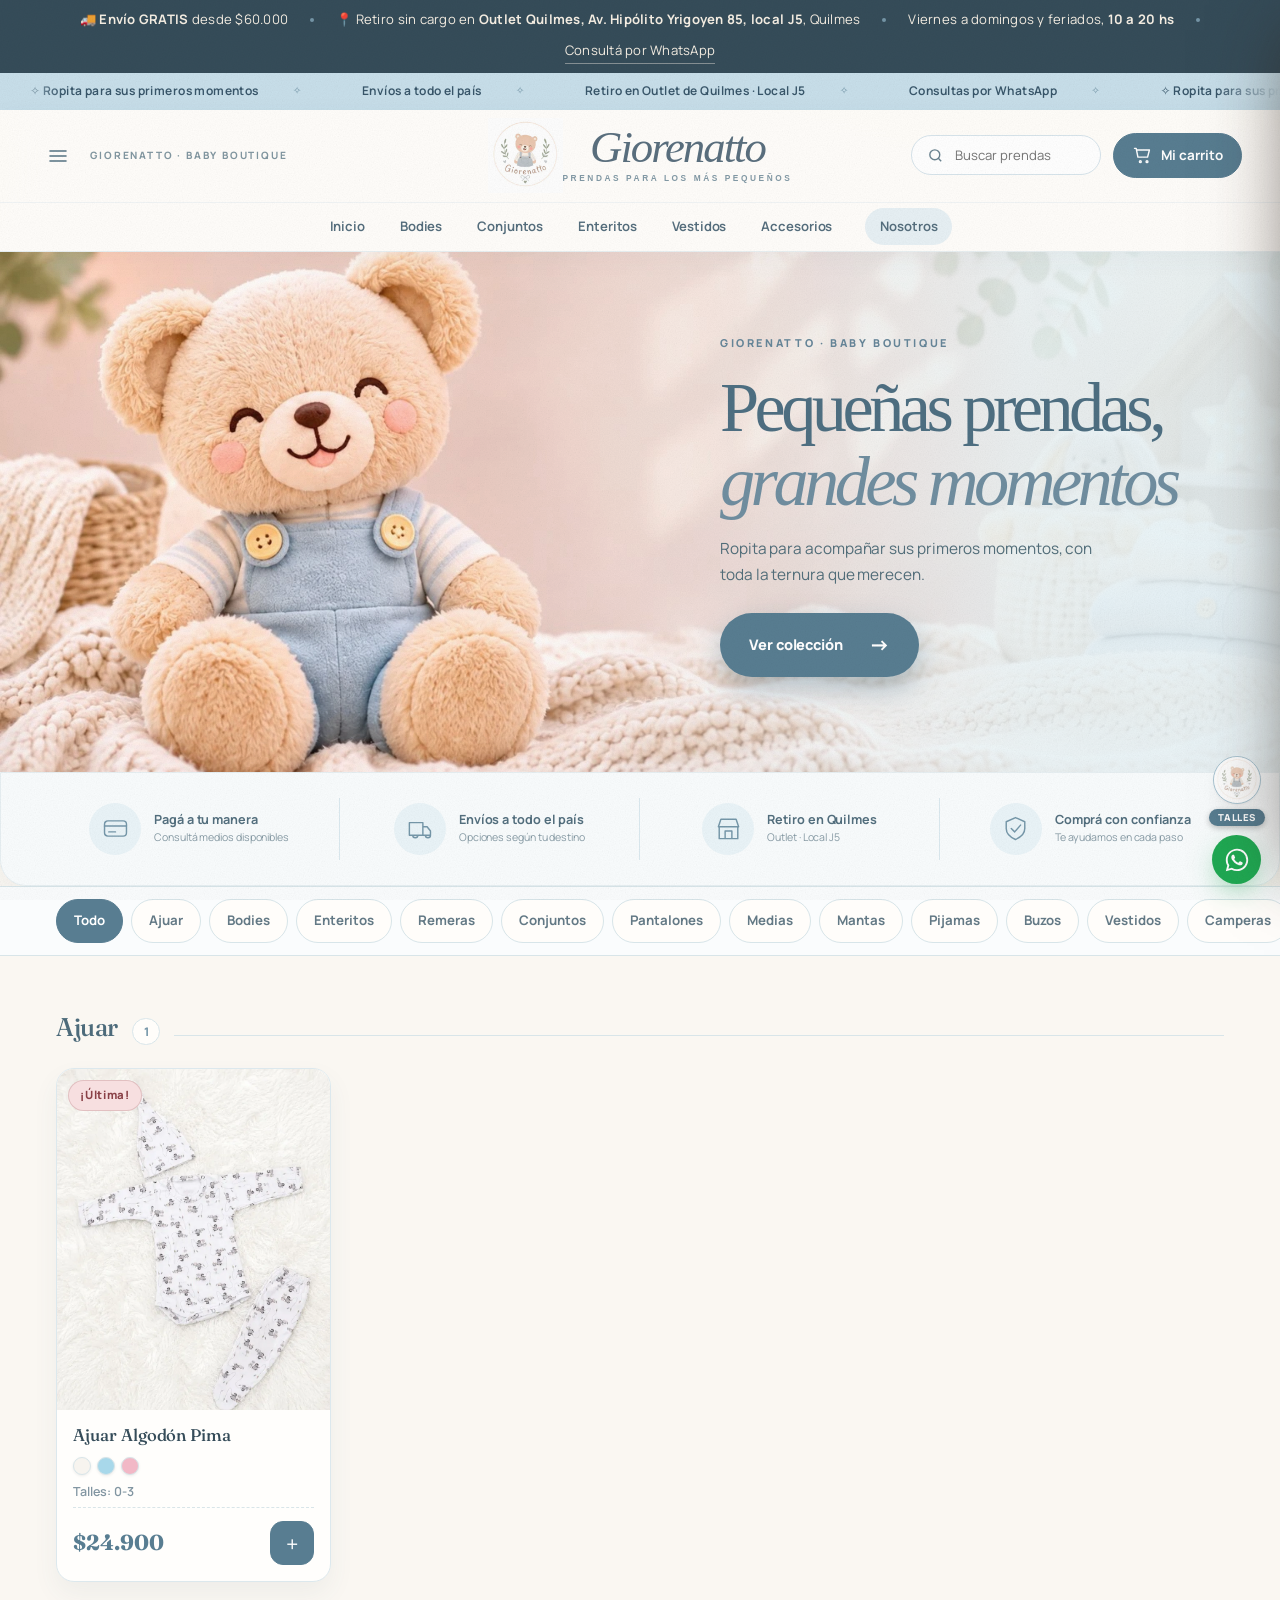
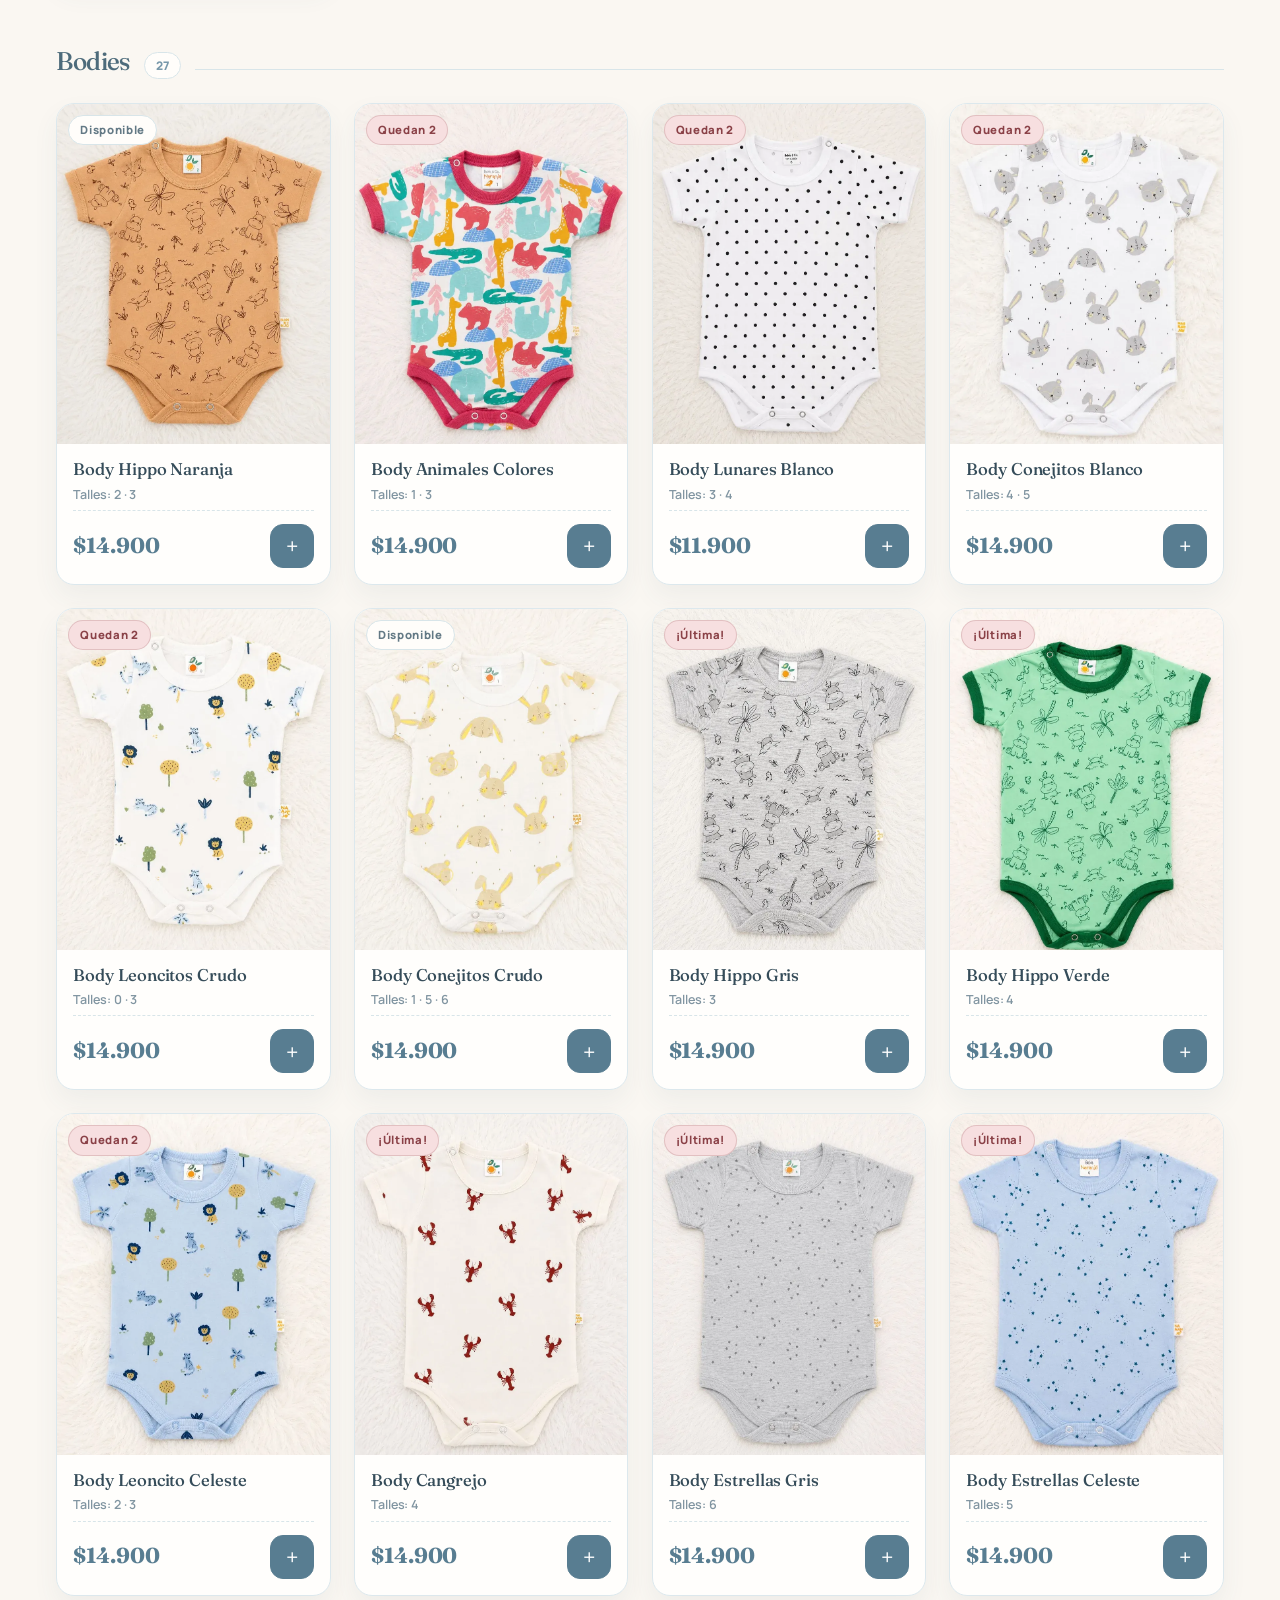
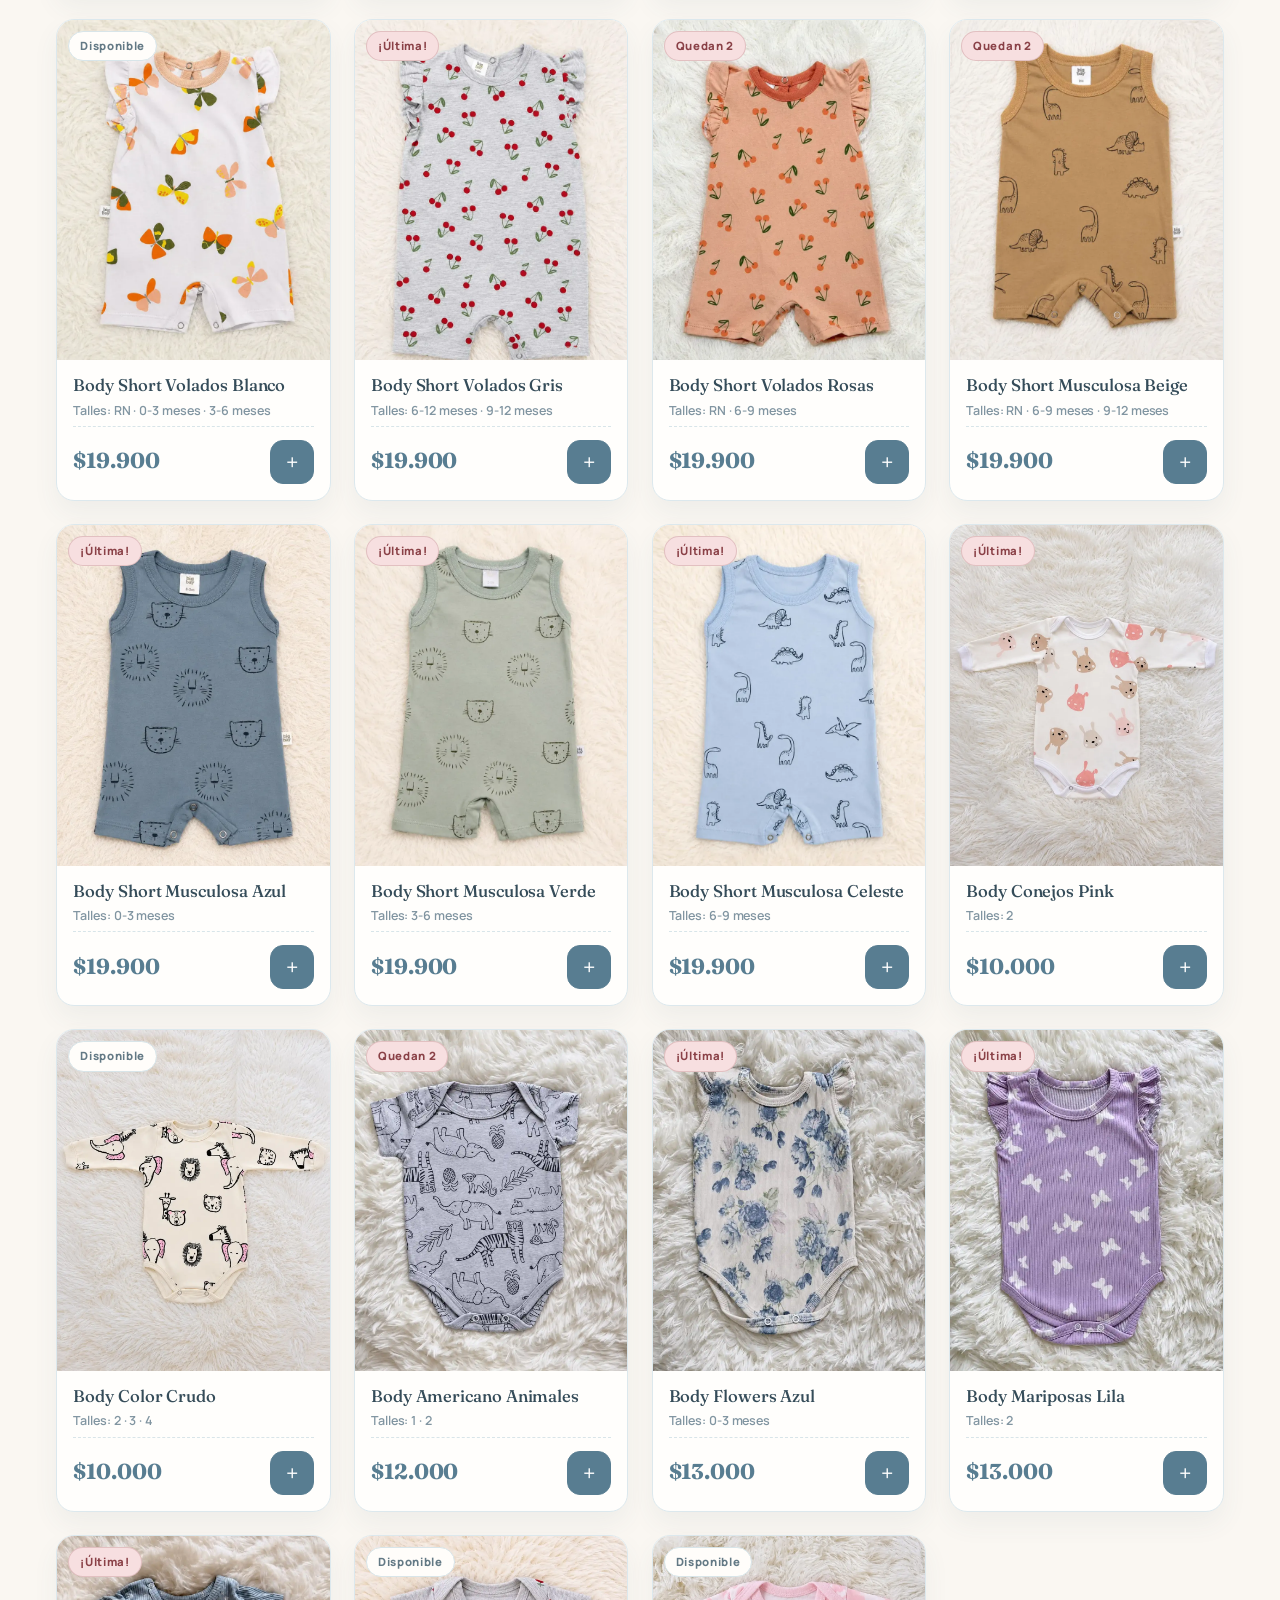
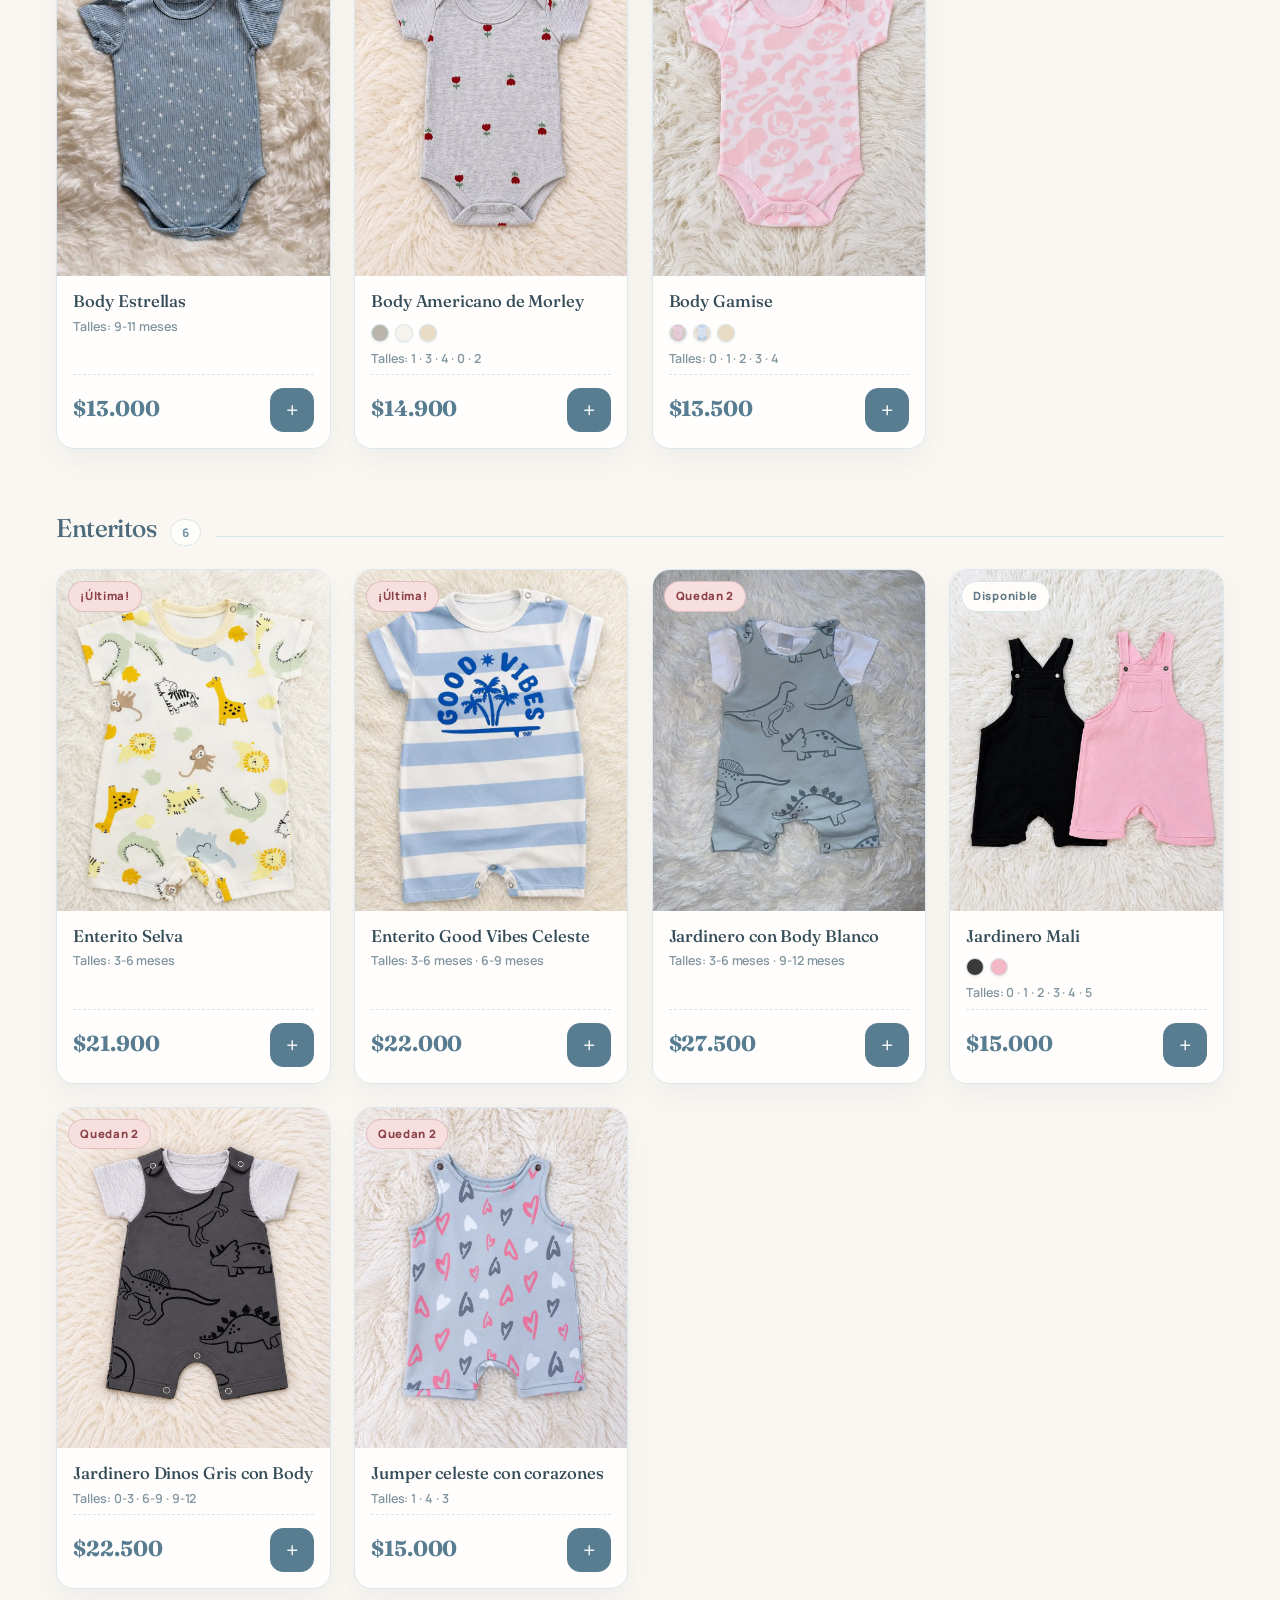
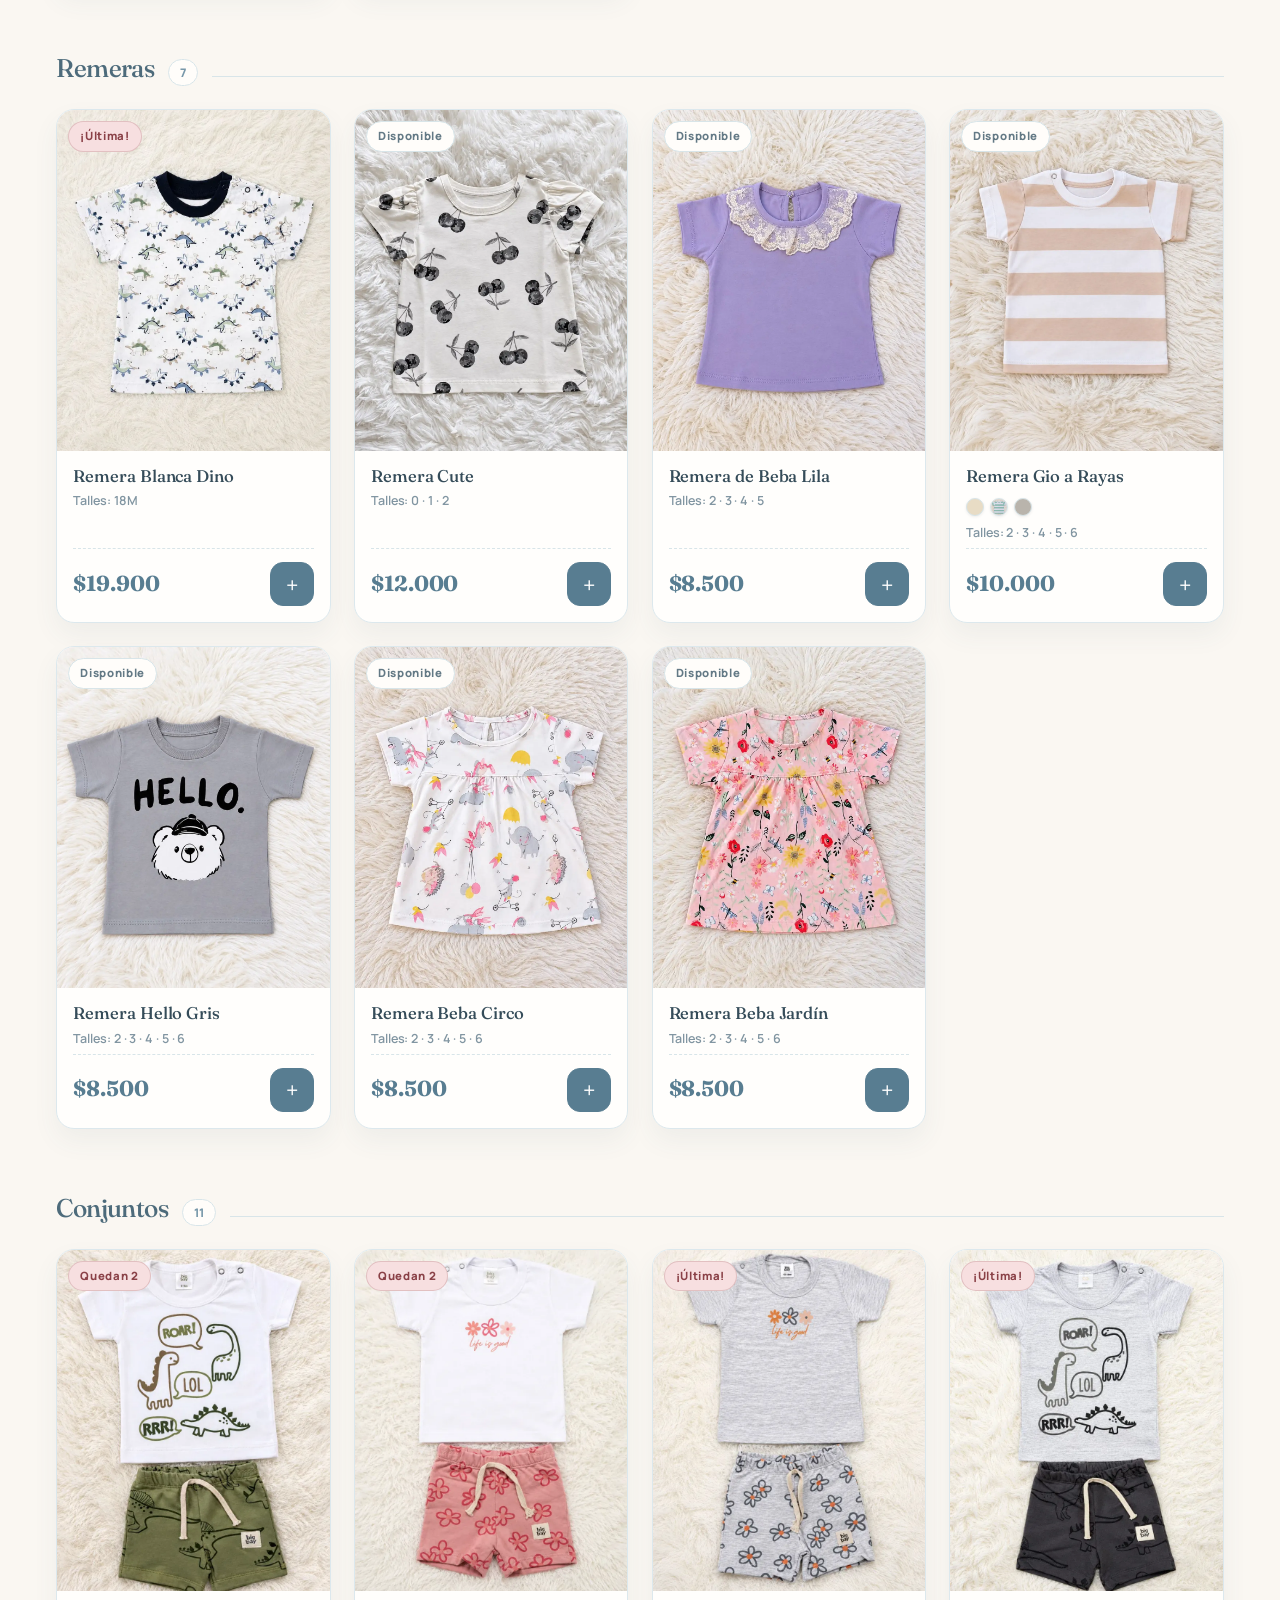
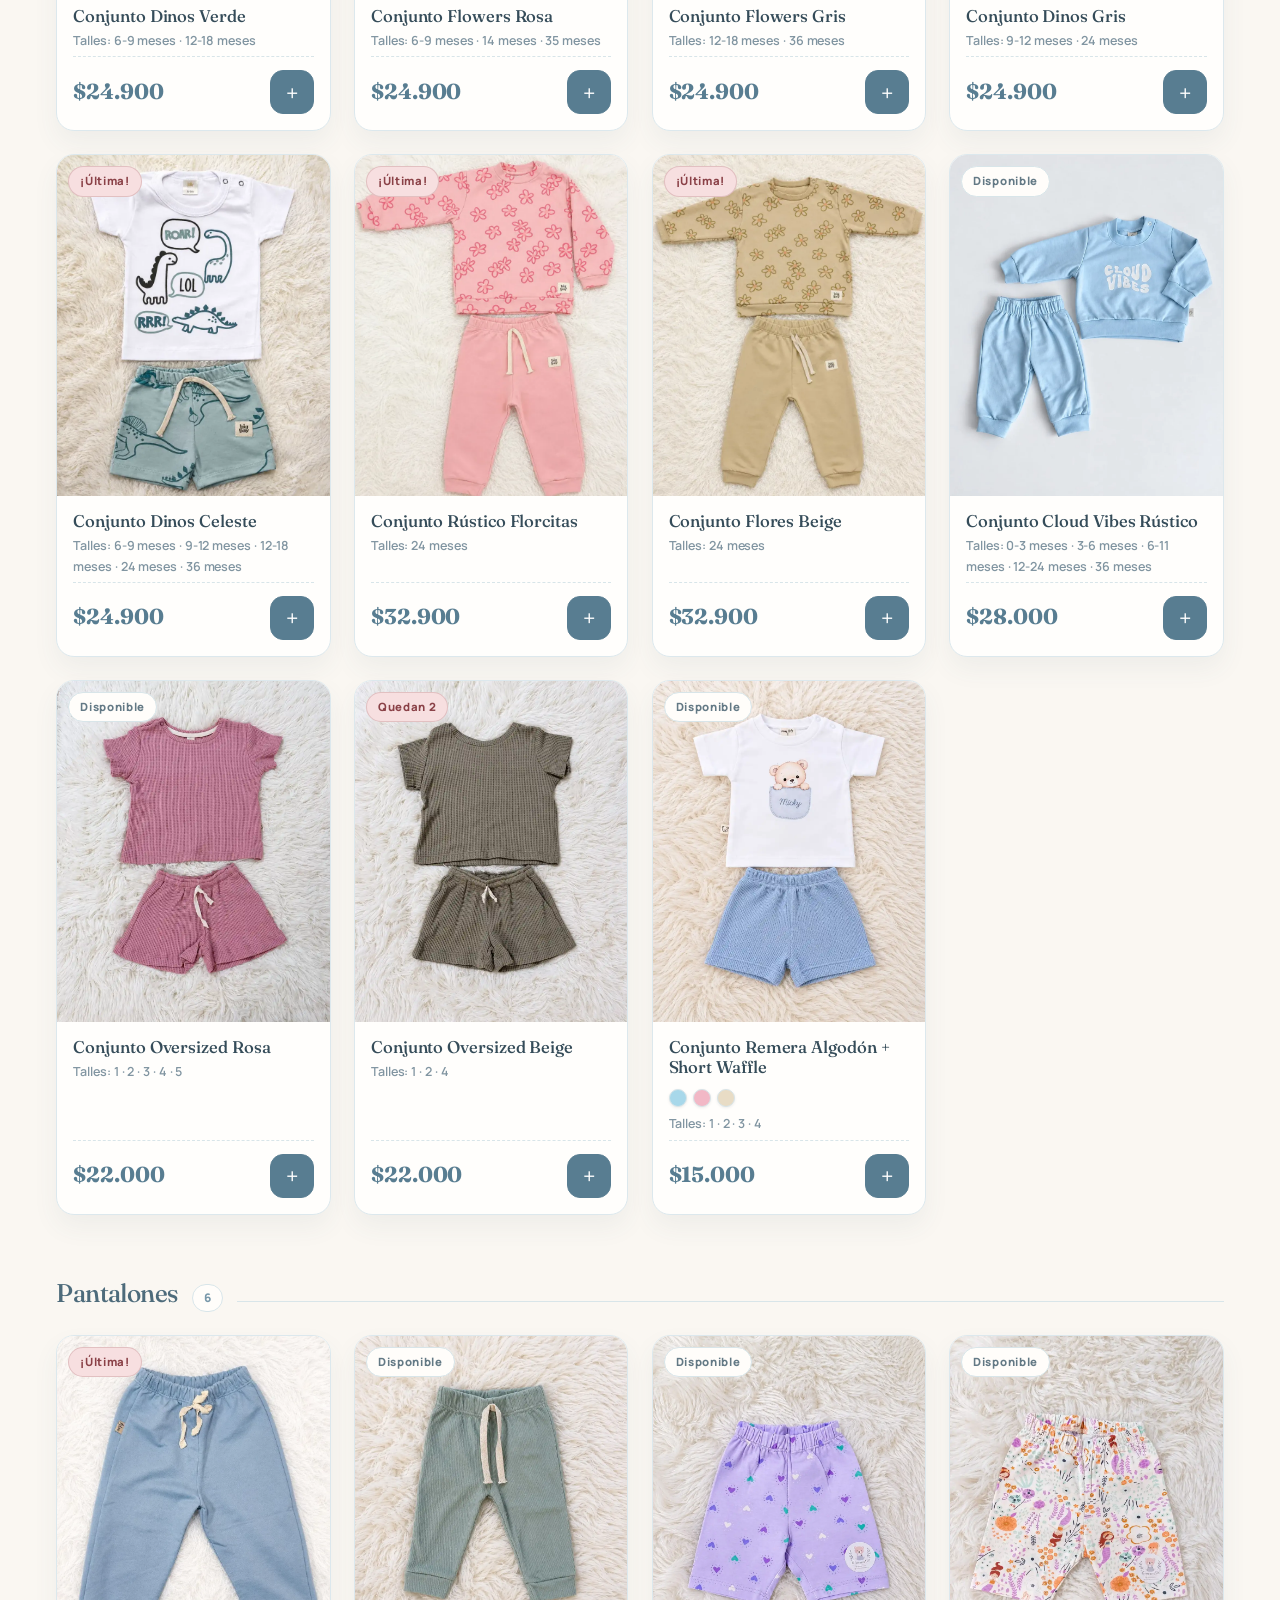
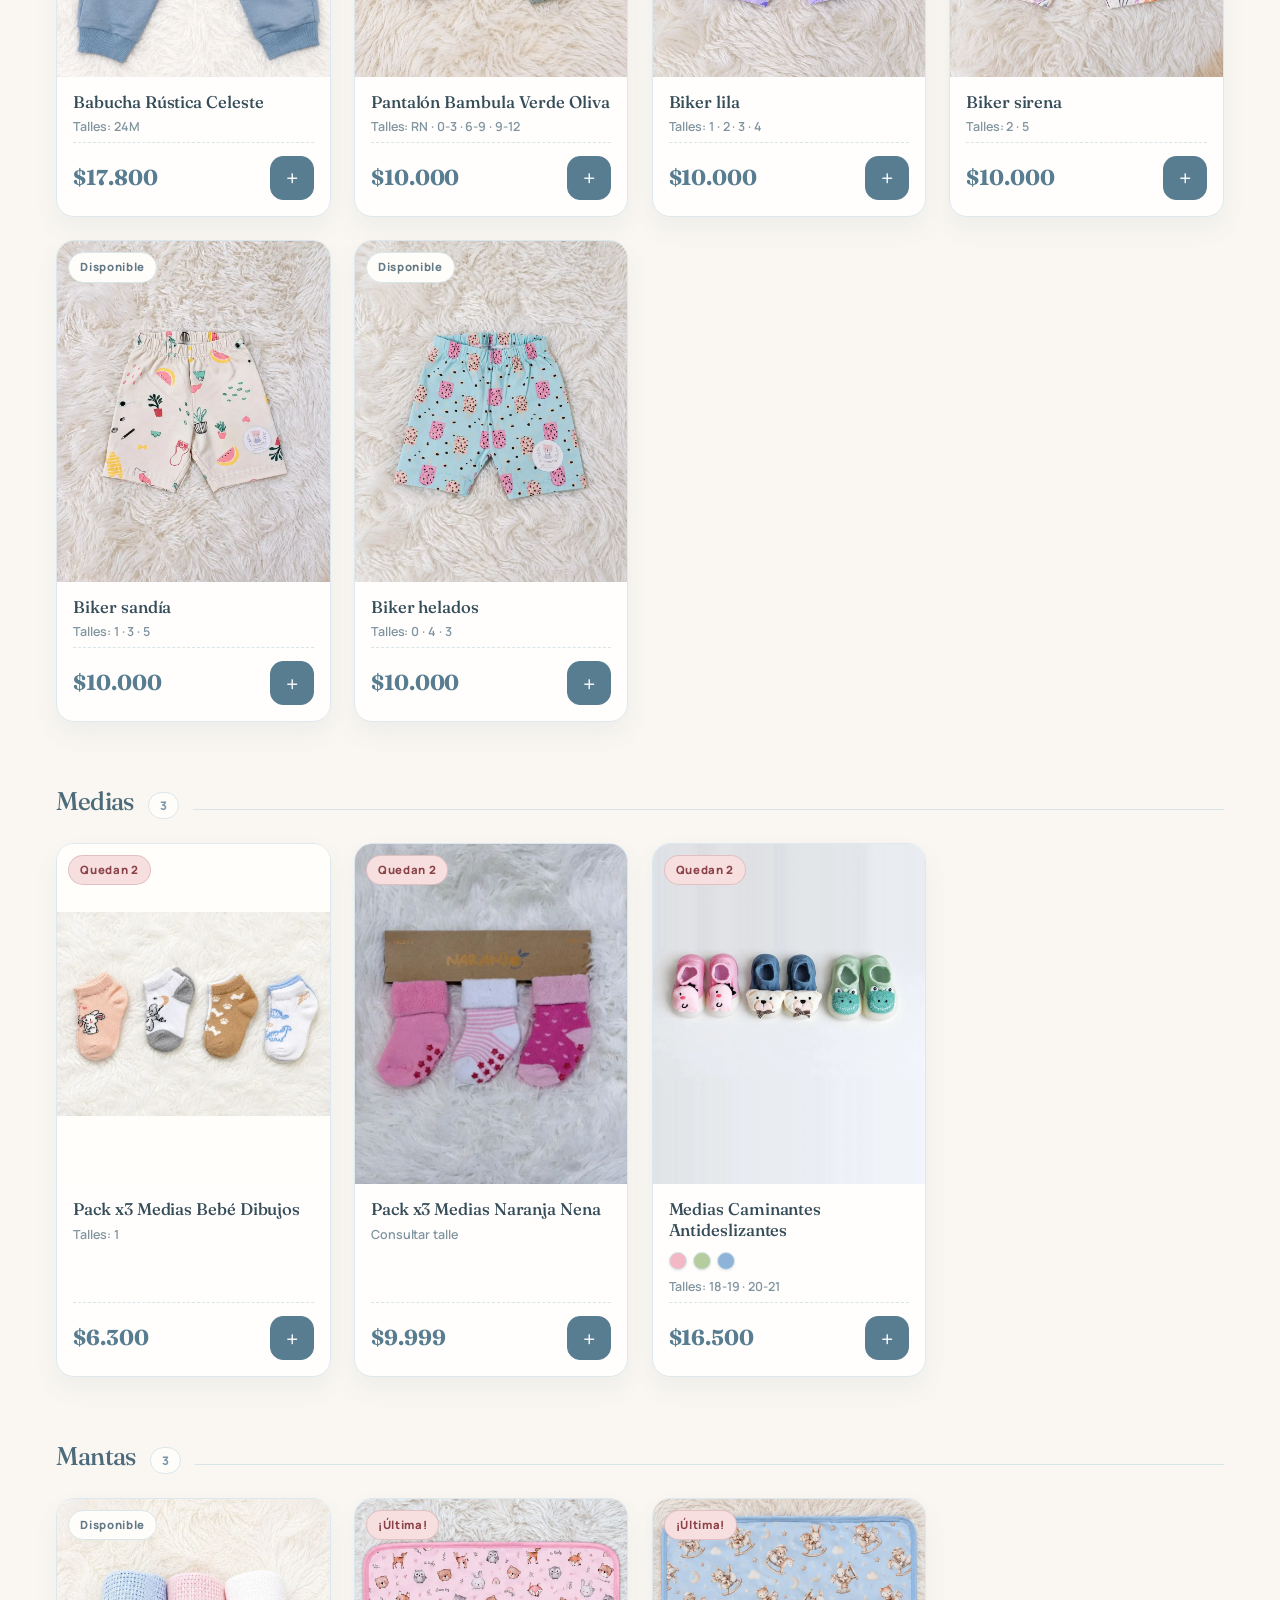
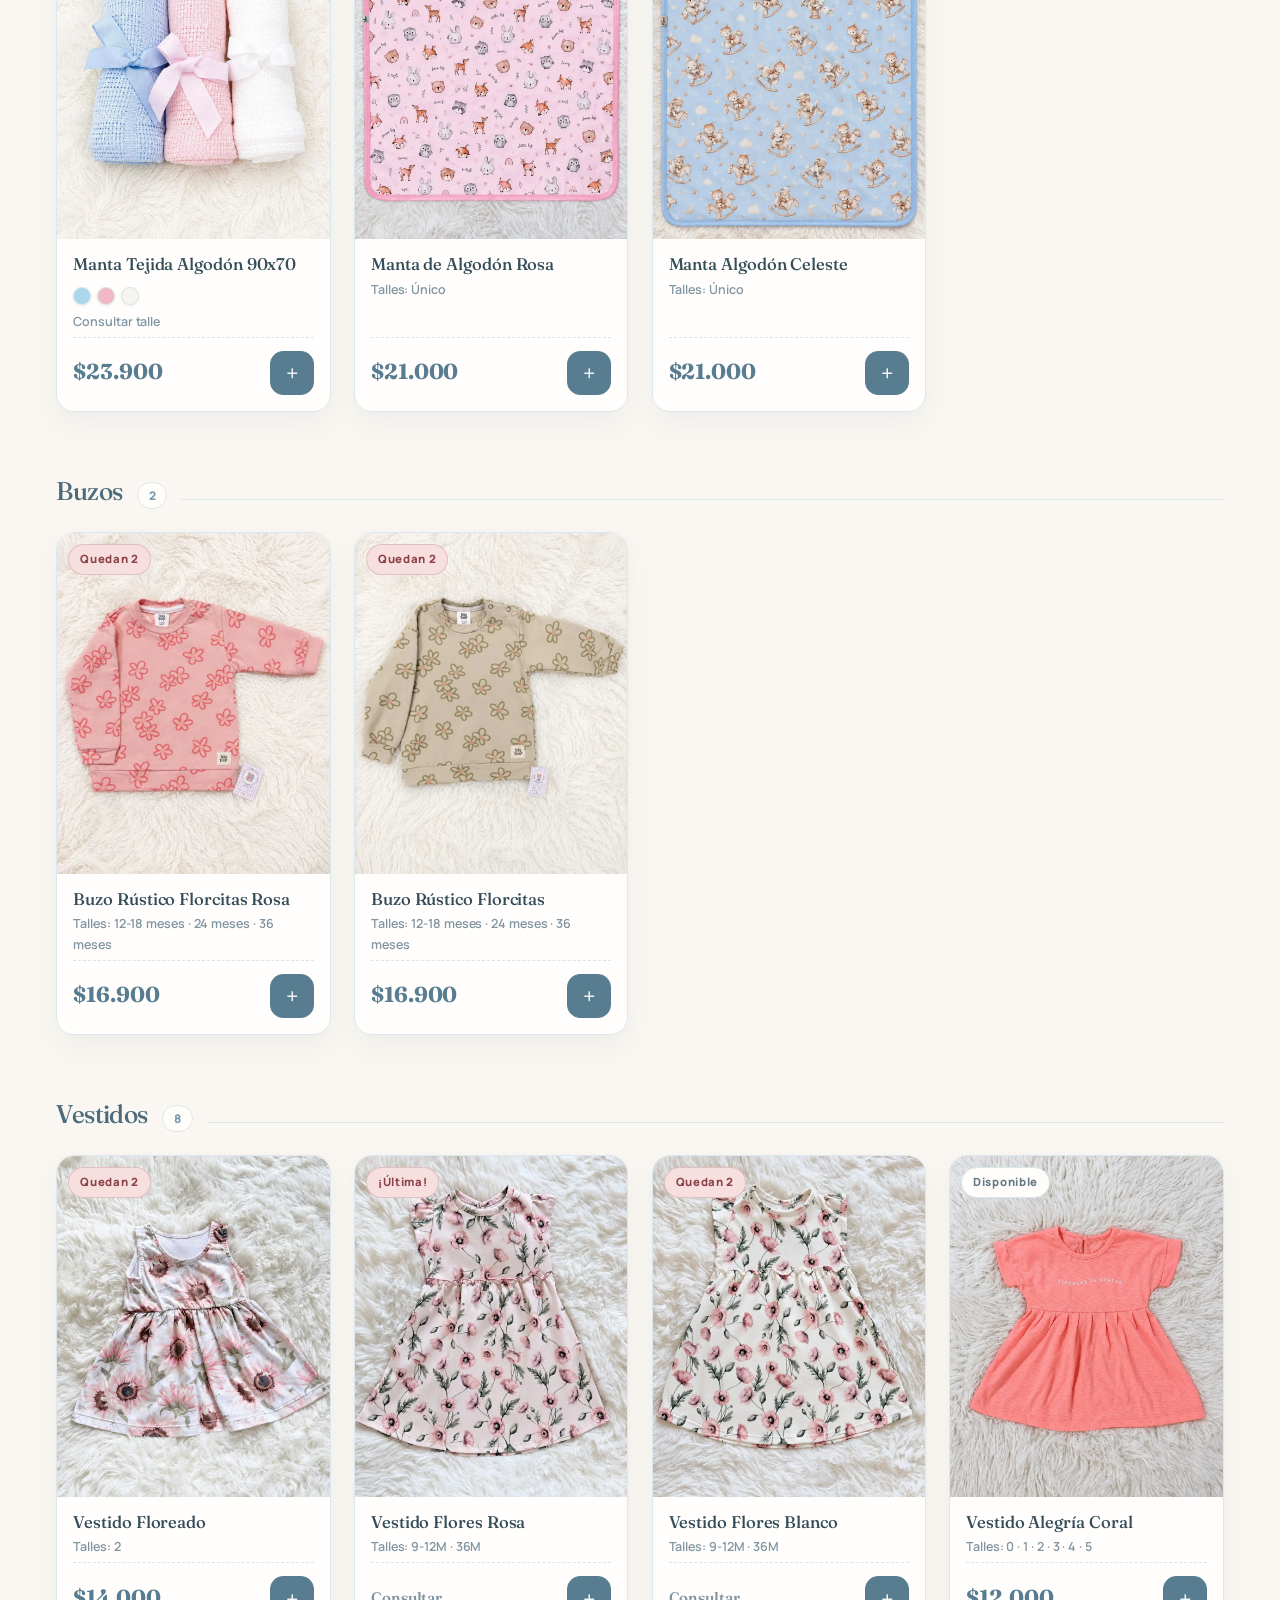
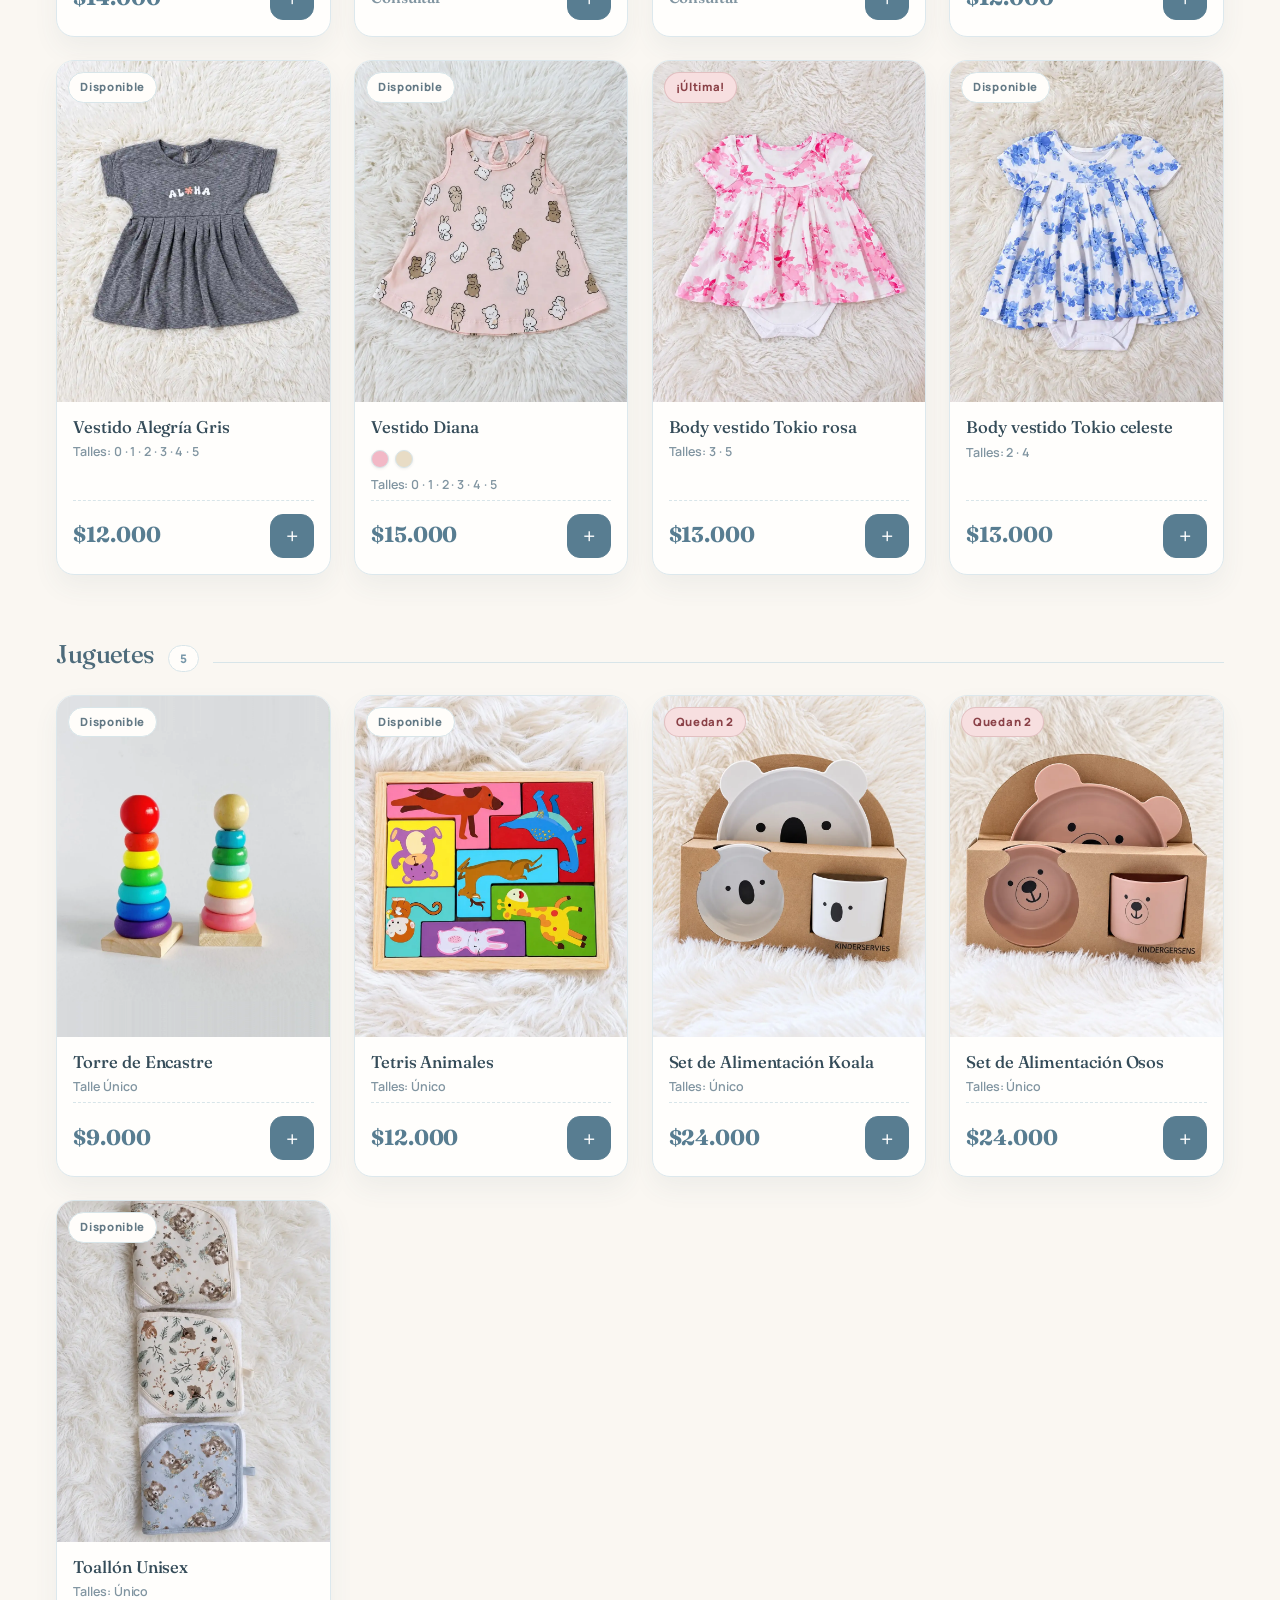
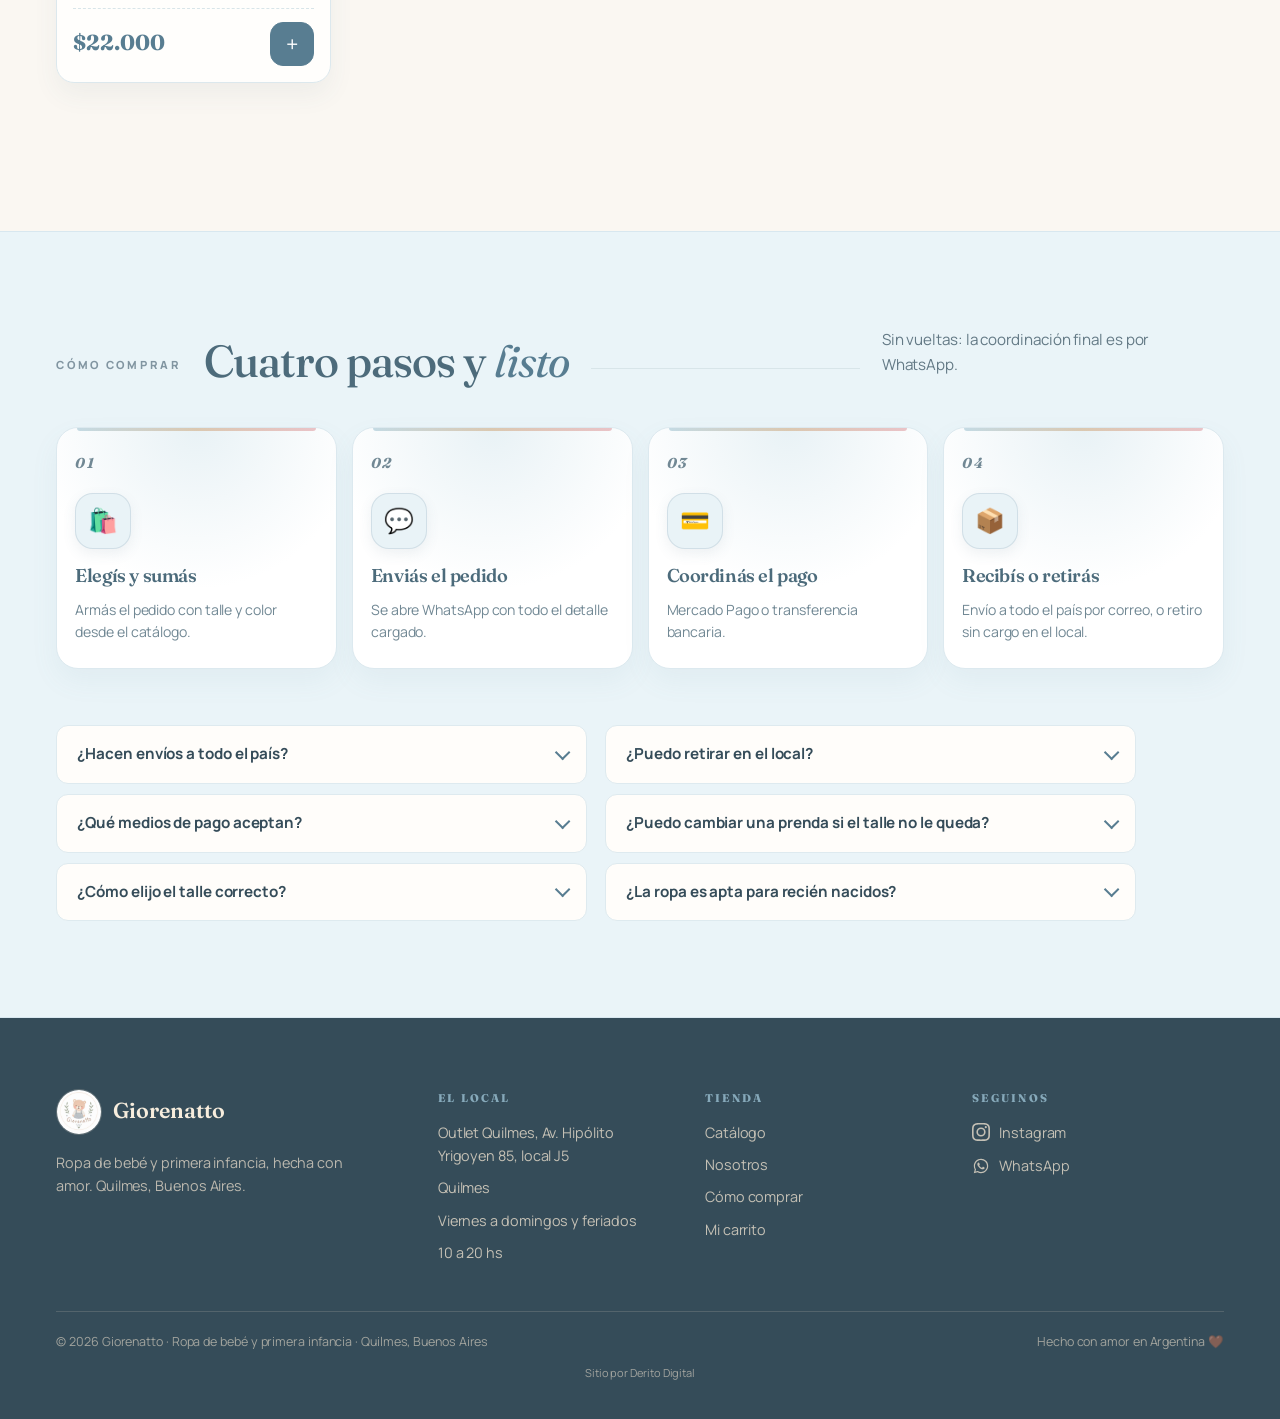
<file: index.html>
<!DOCTYPE html>
<html lang="es">
<head>
<meta charset="UTF-8">
<meta name="viewport" content="width=device-width, initial-scale=1.0">
<link rel="icon" type="image/x-icon" href="favicon.ico">
<link rel="manifest" href="manifest.webmanifest">
<link rel="apple-touch-icon" href="logo-192.png">
<meta name="theme-color" content="#4a3f35">
<meta name="mobile-web-app-capable" content="yes">
<meta name="apple-mobile-web-app-capable" content="yes">
<meta name="apple-mobile-web-app-title" content="Giorenatto">
<title>Giorenatto · Ropa de bebé en Quilmes | Envíos a todo el país</title>
<meta name="description" content="Ropa de bebé y primera infancia en Quilmes: bodies, buzos, pijamas, ajuares y más en algodón hipoalergénico. Envíos a todo el país y envío gratis desde $60.000.">
<meta property="og:title" content="Giorenatto · Ropa de bebé en Quilmes">
<meta property="og:description" content="Bodies, buzos, pijamas, ajuares y más. Algodón hipoalergénico. Envíos a todo el país · Envío gratis desde $60.000.">
<script type="application/ld+json">
{
  "@context": "https://schema.org",
  "@type": "ClothingStore",
  "name": "Giorenatto",
  "description": "Ropa de bebé y primera infancia hecha con amor. Bodies, buzos, pijamas, ajuares y más.",
  "url": "https://giorenatto.com.ar/",
  "image": "https://giorenatto.com.ar/assets/og-giorenatto.jpg",
  "logo": "https://giorenatto.com.ar/logo.webp",
  "address": {"@type": "PostalAddress", "streetAddress": "Outlet Quilmes, Av. Hipólito Yrigoyen 85, Local J5", "addressLocality": "Quilmes", "addressRegion": "Buenos Aires", "postalCode": "B1878FNA", "addressCountry": "AR"},
  "telephone": "+5491162705378",
  "openingHoursSpecification": [{"@type": "OpeningHoursSpecification", "dayOfWeek": ["Friday", "Saturday", "Sunday"], "opens": "10:00", "closes": "20:00"}],
  "areaServed": {"@type": "Country", "name": "Argentina"},
  "hasMap": "https://www.google.com/maps/search/?api=1&query=Outlet+Quilmes%2C+Av.+Hip%C3%B3lito+Yrigoyen+85%2C+Local+J5%2C+Quilmes%2C+Buenos+Aires",
  "sameAs": ["https://www.instagram.com/giorenatto", "https://wa.me/5491162705378"],
  "priceRange": "$",
  "currenciesAccepted": "ARS",
  "paymentAccepted": "Mercado Pago, Transferencia, Efectivo"
}
</script>
<script type="application/ld+json">{"@context":"https://schema.org","@type":"ItemList","name":"Catálogo Giorenatto — Ropa de bebé","itemListElement":[{"@type":"ListItem","position":1,"item":{"@type":"Product","name":"Ajuar Algodón Pima","description":"Ajuar de algodón pima hipoalergénico con estampa de monitos: remera, pantalón y gorro. Elegí el color.","image":"https://giorenatto.com.ar/assets/products/ajuar-pima.webp","category":"Ajuar","offers":{"@type":"Offer","price":24900,"priceCurrency":"ARS","availability":"https://schema.org/InStock"}}},{"@type":"ListItem","position":2,"item":{"@type":"Product","name":"Body Hippo Naranja","description":"Body de hippo naranja, algodón suave y estampa tierna.","image":"https://giorenatto.com.ar/assets/products/body-hippo-naranja.webp","category":"Bodies","offers":{"@type":"Offer","price":14900,"priceCurrency":"ARS","availability":"https://schema.org/InStock"}}},{"@type":"ListItem","position":3,"item":{"@type":"Product","name":"Body Animales Colores","description":"Body con estampa de animalitos de colores, algodón suave.","image":"https://giorenatto.com.ar/assets/products/body-animales-colores.webp","category":"Bodies","offers":{"@type":"Offer","price":14900,"priceCurrency":"ARS","availability":"https://schema.org/InStock"}}},{"@type":"ListItem","position":4,"item":{"@type":"Product","name":"Body Americano Gris","description":"Body americano gris, algodón con broches en la entrepierna.","image":"https://giorenatto.com.ar/assets/products/body-americano-gris.webp","category":"Bodies","offers":{"@type":"Offer","price":14900,"priceCurrency":"ARS","availability":"https://schema.org/InStock"}}},{"@type":"ListItem","position":5,"item":{"@type":"Product","name":"Body Gelato Rosa","description":"Body gelato rosa, algodón suave y delicado.","image":"https://giorenatto.com.ar/assets/products/body-gelato-rosa.webp","category":"Bodies","offers":{"@type":"Offer","price":14900,"priceCurrency":"ARS","availability":"https://schema.org/InStock"}}},{"@type":"ListItem","position":6,"item":{"@type":"Product","name":"Body Lunares Blanco","description":"Body blanco con lunares, algodón suave.","image":"https://giorenatto.com.ar/assets/products/body-lunares-blanco.webp","category":"Bodies","offers":{"@type":"Offer","price":11900,"priceCurrency":"ARS","availability":"https://schema.org/InStock"}}},{"@type":"ListItem","position":7,"item":{"@type":"Product","name":"Body Mameluco","description":"Body tipo mameluco, práctico para el cambiado.","image":"https://giorenatto.com.ar/assets/products/body-mameluco.webp","category":"Bodies","offers":{"@type":"Offer","price":14900,"priceCurrency":"ARS","availability":"https://schema.org/InStock"}}},{"@type":"ListItem","position":8,"item":{"@type":"Product","name":"Body Conejitos Blanco","description":"Body blanco con estampa de conejitos, algodón suave.","image":"https://giorenatto.com.ar/assets/products/body-conejitos-blanco.webp","category":"Bodies","offers":{"@type":"Offer","price":14900,"priceCurrency":"ARS","availability":"https://schema.org/InStock"}}},{"@type":"ListItem","position":9,"item":{"@type":"Product","name":"Body Leoncitos Crudo","description":"Body crudo con estampa de leoncitos, algodón suave.","image":"https://giorenatto.com.ar/assets/products/body-leoncitos-crudo.webp","category":"Bodies","offers":{"@type":"Offer","price":14900,"priceCurrency":"ARS","availability":"https://schema.org/InStock"}}},{"@type":"ListItem","position":10,"item":{"@type":"Product","name":"Body Leoncito Gris","description":"Body gris con estampa de leoncito, algodón suave.","image":"https://giorenatto.com.ar/assets/products/body-leoncito-gris.webp","category":"Bodies","offers":{"@type":"Offer","price":14900,"priceCurrency":"ARS","availability":"https://schema.org/InStock"}}},{"@type":"ListItem","position":11,"item":{"@type":"Product","name":"Body Conejitos Crudo","description":"Body crudo con estampa de conejitos, algodón suave.","image":"https://giorenatto.com.ar/assets/products/body-conejitos-crudo.webp","category":"Bodies","offers":{"@type":"Offer","price":14900,"priceCurrency":"ARS","availability":"https://schema.org/InStock"}}},{"@type":"ListItem","position":12,"item":{"@type":"Product","name":"Body Hippo Gris","description":"Body gris con estampa de hippo, algodón suave.","image":"https://giorenatto.com.ar/assets/products/body-hippo-gris.webp","category":"Bodies","offers":{"@type":"Offer","price":14900,"priceCurrency":"ARS","availability":"https://schema.org/InStock"}}},{"@type":"ListItem","position":13,"item":{"@type":"Product","name":"Body Hippo Verde","description":"Body verde con estampa de hippo, algodón suave.","image":"https://giorenatto.com.ar/assets/products/body-hippo-verde.webp","category":"Bodies","offers":{"@type":"Offer","price":14900,"priceCurrency":"ARS","availability":"https://schema.org/InStock"}}},{"@type":"ListItem","position":14,"item":{"@type":"Product","name":"Body Leoncito Celeste","description":"Body celeste con estampa de leoncito, algodón suave.","image":"https://giorenatto.com.ar/assets/products/body-leoncito-celeste.webp","category":"Bodies","offers":{"@type":"Offer","price":14900,"priceCurrency":"ARS","availability":"https://schema.org/InStock"}}},{"@type":"ListItem","position":15,"item":{"@type":"Product","name":"Body Blanco","description":"Body blanco liso, algodón suave.","image":"https://giorenatto.com.ar/assets/products/body-blanco.webp","category":"Bodies","offers":{"@type":"Offer","price":14900,"priceCurrency":"ARS","availability":"https://schema.org/InStock"}}},{"@type":"ListItem","position":16,"item":{"@type":"Product","name":"Body Musculosa","description":"Body musculosa de algodón, ideal para el calor.","image":"https://giorenatto.com.ar/assets/products/body-musculosa.webp","category":"Bodies","offers":{"@type":"Offer","price":14900,"priceCurrency":"ARS","availability":"https://schema.org/InStock"}}},{"@type":"ListItem","position":17,"item":{"@type":"Product","name":"Body Cangrejo","description":"Body con estampa de cangrejo, algodón suave.","image":"https://giorenatto.com.ar/assets/products/body-cangrejo.webp","category":"Bodies","offers":{"@type":"Offer","price":14900,"priceCurrency":"ARS","availability":"https://schema.org/InStock"}}},{"@type":"ListItem","position":18,"item":{"@type":"Product","name":"Body Estrellas Gris","description":"Body gris con estampa de estrellas, algodón suave.","image":"https://giorenatto.com.ar/assets/products/body-estrellas-gris.webp","category":"Bodies","offers":{"@type":"Offer","price":14900,"priceCurrency":"ARS","availability":"https://schema.org/InStock"}}},{"@type":"ListItem","position":19,"item":{"@type":"Product","name":"Body Perritos Celeste","description":"Body celeste con estampa de perritos, algodón suave.","image":"https://giorenatto.com.ar/assets/products/body-perritos-celeste.webp","category":"Bodies","offers":{"@type":"Offer","price":14900,"priceCurrency":"ARS","availability":"https://schema.org/InStock"}}},{"@type":"ListItem","position":20,"item":{"@type":"Product","name":"Body Florcitas Rosas","description":"Body rosa con estampa de florcitas, algodón suave.","image":"https://giorenatto.com.ar/assets/products/body-florcitas-rosas.webp","category":"Bodies","offers":{"@type":"Offer","price":11900,"priceCurrency":"ARS","availability":"https://schema.org/InStock"}}},{"@type":"ListItem","position":21,"item":{"@type":"Product","name":"Enterito Selva","description":"Enterito con estampa de selva, algodón suave.","image":"https://giorenatto.com.ar/assets/products/enterito-selva.webp","category":"Enteritos","offers":{"@type":"Offer","price":21900,"priceCurrency":"ARS","availability":"https://schema.org/InStock"}}},{"@type":"ListItem","position":22,"item":{"@type":"Product","name":"Body Estrellas Celeste","description":"Body celeste con estampa de estrellas, algodón suave.","image":"https://giorenatto.com.ar/assets/products/body-estrellas-celeste.webp","category":"Bodies","offers":{"@type":"Offer","price":14900,"priceCurrency":"ARS","availability":"https://schema.org/InStock"}}},{"@type":"ListItem","position":23,"item":{"@type":"Product","name":"Remera Selva","description":"Remera con estampa de selva, algodón suave.","image":"https://giorenatto.com.ar/assets/products/remera-selva.webp","category":"Remeras","offers":{"@type":"Offer","price":10900,"priceCurrency":"ARS","availability":"https://schema.org/InStock"}}},{"@type":"ListItem","position":24,"item":{"@type":"Product","name":"Conjunto Cheito","description":"Conjunto de bebé, algodón suave.","image":"https://giorenatto.com.ar/assets/products/conjunto-cheito.webp","category":"Conjuntos","offers":{"@type":"Offer","price":22900,"priceCurrency":"ARS","availability":"https://schema.org/InStock"}}},{"@type":"ListItem","position":25,"item":{"@type":"Product","name":"Enterito Good Vibes Verde","description":"Enterito verde con estampa Good Vibes, algodón suave.","image":"https://giorenatto.com.ar/assets/products/enterito-good-vibes-verde.webp","category":"Enteritos","offers":{"@type":"Offer","price":22000,"priceCurrency":"ARS","availability":"https://schema.org/InStock"}}},{"@type":"ListItem","position":26,"item":{"@type":"Product","name":"Enterito Good Vibes Celeste","description":"Enterito celeste con estampa Good Vibes, algodón suave.","image":"https://giorenatto.com.ar/assets/products/enterito-good-vibes-celeste.webp","category":"Enteritos","offers":{"@type":"Offer","price":22000,"priceCurrency":"ARS","availability":"https://schema.org/InStock"}}},{"@type":"ListItem","position":27,"item":{"@type":"Product","name":"Body Short Volados Blanco","description":"Body short blanco con volados, algodón suave.","image":"https://giorenatto.com.ar/assets/products/body-short-volados-blanco.webp","category":"Bodies","offers":{"@type":"Offer","price":19900,"priceCurrency":"ARS","availability":"https://schema.org/InStock"}}},{"@type":"ListItem","position":28,"item":{"@type":"Product","name":"Body Short Volados Gris","description":"Body short gris con volados, algodón suave.","image":"https://giorenatto.com.ar/assets/products/body-short-volados-gris.webp","category":"Bodies","offers":{"@type":"Offer","price":19900,"priceCurrency":"ARS","availability":"https://schema.org/InStock"}}},{"@type":"ListItem","position":29,"item":{"@type":"Product","name":"Body Short Volados Rosas","description":"Body short rosa con volados, algodón suave.","image":"https://giorenatto.com.ar/assets/products/body-short-volados-rosas.webp","category":"Bodies","offers":{"@type":"Offer","price":19900,"priceCurrency":"ARS","availability":"https://schema.org/InStock"}}},{"@type":"ListItem","position":30,"item":{"@type":"Product","name":"Body Short Musculosa Beige","description":"Body short musculosa beige, algodón suave.","image":"https://giorenatto.com.ar/assets/products/body-short-musculosa-beige.webp","category":"Bodies","offers":{"@type":"Offer","price":19900,"priceCurrency":"ARS","availability":"https://schema.org/InStock"}}},{"@type":"ListItem","position":31,"item":{"@type":"Product","name":"Body Short Musculosa Azul","description":"Body short musculosa azul, algodón suave.","image":"https://giorenatto.com.ar/assets/products/body-short-musculosa-azul.webp","category":"Bodies","offers":{"@type":"Offer","price":19900,"priceCurrency":"ARS","availability":"https://schema.org/InStock"}}},{"@type":"ListItem","position":32,"item":{"@type":"Product","name":"Body Short Musculosa Verde","description":"Body short musculosa verde, algodón suave.","image":"https://giorenatto.com.ar/assets/products/body-short-musculosa-verde.webp","category":"Bodies","offers":{"@type":"Offer","price":19900,"priceCurrency":"ARS","availability":"https://schema.org/InStock"}}},{"@type":"ListItem","position":33,"item":{"@type":"Product","name":"Body Short Musculosa Celeste","description":"Body short musculosa celeste, algodón suave.","image":"https://giorenatto.com.ar/assets/products/body-short-musculosa-celeste.webp","category":"Bodies","offers":{"@type":"Offer","price":19900,"priceCurrency":"ARS","availability":"https://schema.org/InStock"}}},{"@type":"ListItem","position":34,"item":{"@type":"Product","name":"Conjunto Flower Beige","description":"Conjunto beige con estampa de flores, algodón suave.","image":"https://giorenatto.com.ar/assets/products/conjunto-flower-beige.webp","category":"Conjuntos","offers":{"@type":"Offer","price":24900,"priceCurrency":"ARS","availability":"https://schema.org/InStock"}}},{"@type":"ListItem","position":35,"item":{"@type":"Product","name":"Conjunto Dinos Verde","description":"Conjunto verde con estampa de dinosaurios, algodón suave.","image":"https://giorenatto.com.ar/assets/products/conjunto-dinos-verde.webp","category":"Conjuntos","offers":{"@type":"Offer","price":24900,"priceCurrency":"ARS","availability":"https://schema.org/InStock"}}},{"@type":"ListItem","position":36,"item":{"@type":"Product","name":"Conjunto Flowers Rosa","description":"Conjunto rosa con estampa de flores, algodón suave.","image":"https://giorenatto.com.ar/assets/products/conjunto-flowers-rosa.webp","category":"Conjuntos","offers":{"@type":"Offer","price":24900,"priceCurrency":"ARS","availability":"https://schema.org/InStock"}}},{"@type":"ListItem","position":37,"item":{"@type":"Product","name":"Conjunto Flowers Gris","description":"Conjunto gris con estampa de flores, algodón suave.","image":"https://giorenatto.com.ar/assets/products/conjunto-flowers-gris.webp","category":"Conjuntos","offers":{"@type":"Offer","price":24900,"priceCurrency":"ARS","availability":"https://schema.org/InStock"}}},{"@type":"ListItem","position":38,"item":{"@type":"Product","name":"Conjunto Dinos Gris","description":"Conjunto gris con estampa de dinosaurios, algodón suave.","image":"https://giorenatto.com.ar/assets/products/conjunto-dinos-gris.webp","category":"Conjuntos","offers":{"@type":"Offer","price":24900,"priceCurrency":"ARS","availability":"https://schema.org/InStock"}}},{"@type":"ListItem","position":39,"item":{"@type":"Product","name":"Pantalón Safari Celeste","description":"Pantalón celeste estilo safari, cómodo y resistente.","image":"https://giorenatto.com.ar/assets/products/pantalon-safari-celeste.webp","category":"Pantalones","offers":{"@type":"Offer","price":7900,"priceCurrency":"ARS","availability":"https://schema.org/InStock"}}},{"@type":"ListItem","position":40,"item":{"@type":"Product","name":"Conjunto Dinos Celeste","description":"Conjunto celeste con estampa de dinosaurios, algodón suave.","image":"https://giorenatto.com.ar/assets/products/conjunto-dinos-celeste.webp","category":"Conjuntos","offers":{"@type":"Offer","price":24900,"priceCurrency":"ARS","availability":"https://schema.org/InStock"}}},{"@type":"ListItem","position":41,"item":{"@type":"Product","name":"Remera M Larga Ositos","description":"Remera manga larga con estampa de ositos, algodón suave.","image":"https://giorenatto.com.ar/assets/products/remera-m-larga-ositos.webp","category":"Remeras","offers":{"@type":"Offer","price":7900,"priceCurrency":"ARS","availability":"https://schema.org/InStock"}}},{"@type":"ListItem","position":42,"item":{"@type":"Product","name":"Pantalón Safari Verde","description":"Pantalón verde estilo safari, cómodo y resistente.","image":"https://giorenatto.com.ar/assets/products/pantalon-safari-verde.webp","category":"Pantalones","offers":{"@type":"Offer","price":7900,"priceCurrency":"ARS","availability":"https://schema.org/InStock"}}},{"@type":"ListItem","position":43,"item":{"@type":"Product","name":"Remera M Larga Moños","description":"Remera manga larga con estampa de moños, algodón suave.","image":"https://giorenatto.com.ar/assets/products/remera-m-larga-monos.webp","category":"Remeras","offers":{"@type":"Offer","price":7900,"priceCurrency":"ARS","availability":"https://schema.org/InStock"}}},{"@type":"ListItem","position":44,"item":{"@type":"Product","name":"Remera M Larga Gris Bosque","description":"Remera manga larga gris bosque, algodón suave.","image":"https://giorenatto.com.ar/assets/products/remera-m-larga-gris-bosque.webp","category":"Remeras","offers":{"@type":"Offer","price":7900,"priceCurrency":"ARS","availability":"https://schema.org/InStock"}}},{"@type":"ListItem","position":45,"item":{"@type":"Product","name":"Remera M Larga Rosa Bosque","description":"Remera manga larga rosa bosque, algodón suave.","image":"https://giorenatto.com.ar/assets/products/remera-m-larga-rosa-bosque.webp","category":"Remeras","offers":{"@type":"Offer","price":7900,"priceCurrency":"ARS","availability":"https://schema.org/InStock"}}},{"@type":"ListItem","position":46,"item":{"@type":"Product","name":"Remera M Larga Abeja","description":"Remera manga larga con estampa de abeja, algodón suave.","image":"https://giorenatto.com.ar/assets/products/remera-m-larga-abeja.webp","category":"Remeras","offers":{"@type":"Offer","price":7900,"priceCurrency":"ARS","availability":"https://schema.org/InStock"}}},{"@type":"ListItem","position":47,"item":{"@type":"Product","name":"Remera M Larga Protect","description":"Remera manga larga con estampa Protect, algodón suave.","image":"https://giorenatto.com.ar/assets/products/remera-m-larga-protect.webp","category":"Remeras","offers":{"@type":"Offer","price":7900,"priceCurrency":"ARS","availability":"https://schema.org/InStock"}}},{"@type":"ListItem","position":48,"item":{"@type":"Product","name":"Remera M Larga Mundo Gris","description":"Remera manga larga gris con estampa de mundo, algodón suave.","image":"https://giorenatto.com.ar/assets/products/remera-m-larga-mundo-gris.webp","category":"Remeras","offers":{"@type":"Offer","price":7900,"priceCurrency":"ARS","availability":"https://schema.org/InStock"}}},{"@type":"ListItem","position":49,"item":{"@type":"Product","name":"Remera M Larga Gris","description":"Remera manga larga gris lisa, algodón suave.","image":"https://giorenatto.com.ar/assets/products/remera-m-larga-gris.webp","category":"Remeras","offers":{"@type":"Offer","price":7900,"priceCurrency":"ARS","availability":"https://schema.org/InStock"}}},{"@type":"ListItem","position":50,"item":{"@type":"Product","name":"Ajuar Animalitos","description":"Ajuar de bebé con estampa de animalitos: remera, pantalón, gorro y más. Elegí el color.","image":"https://giorenatto.com.ar/assets/products/ajuar-animalitos.webp","category":"Ajuar","offers":{"@type":"Offer","price":16900,"priceCurrency":"ARS","availability":"https://schema.org/InStock"}}},{"@type":"ListItem","position":51,"item":{"@type":"Product","name":"Pack x3 Medias Bebé Dibujos","description":"Pack x3 de medias de bebé azul, blanco y beige con dibujos.","image":"https://giorenatto.com.ar/assets/products/medias-bebe-dibujos.webp","category":"Medias","offers":{"@type":"Offer","price":6300,"priceCurrency":"ARS","availability":"https://schema.org/InStock"}}},{"@type":"ListItem","position":52,"item":{"@type":"Product","name":"Pack x3 Medias Bebé","description":"Pack x3 de medias de bebé, algodón suave y elastizado.","image":"https://giorenatto.com.ar/assets/products/medias-pack3-bebe.webp","category":"Medias","offers":{"@type":"Offer","price":9999,"priceCurrency":"ARS","availability":"https://schema.org/InStock"}}},{"@type":"ListItem","position":53,"item":{"@type":"Product","name":"Pack x3 Medias Naranja Nena","description":"Pack x3 de medias color naranja para nena. Suaves y cómodas.","image":"https://giorenatto.com.ar/assets/products/medias-naranja-pack3.webp","category":"Medias","offers":{"@type":"Offer","price":9999,"priceCurrency":"ARS","availability":"https://schema.org/InStock"}}},{"@type":"ListItem","position":54,"item":{"@type":"Product","name":"Manta Tejida Algodón 90x70","description":"Manta tejida de algodón 90x70cm. Abrigo y ternura.","image":"https://giorenatto.com.ar/assets/products/manta-tejida-celeste.webp","category":"Mantas","offers":{"@type":"Offer","price":23900,"priceCurrency":"ARS","availability":"https://schema.org/InStock"}}},{"@type":"ListItem","position":55,"item":{"@type":"Product","name":"Pijama Elefante Rosa","description":"Pijama de elefante rosa. Algodón suave, talle bebé.","image":"https://giorenatto.com.ar/assets/products/pijama-elefante-rosa.webp","category":"Pijamas","offers":{"@type":"Offer","price":22500,"priceCurrency":"ARS","availability":"https://schema.org/InStock"}}},{"@type":"ListItem","position":56,"item":{"@type":"Product","name":"Pijama Perrito Bordo","description":"Pijama de perrito color bordo. Algodón suave, talle bebé.","image":"https://giorenatto.com.ar/assets/products/pijama-perrito-bordo.webp","category":"Pijamas","offers":{"@type":"Offer","price":22500,"priceCurrency":"ARS","availability":"https://schema.org/InStock"}}},{"@type":"ListItem","position":57,"item":{"@type":"Product","name":"Pijama Perrito Rosa Viejo","description":"Pijama de perrito rosa viejo. Algodón suave, talle bebé.","image":"https://giorenatto.com.ar/assets/products/pijama-perrito-rosa-viejo.webp","category":"Pijamas","offers":{"@type":"Offer","price":22500,"priceCurrency":"ARS","availability":"https://schema.org/InStock"}}},{"@type":"ListItem","position":58,"item":{"@type":"Product","name":"Pijama Perrito Verde Oliva","description":"Pijama de perrito verde oliva. Algodón suave, talle bebé.","image":"https://giorenatto.com.ar/assets/products/pijama-perrito-verde-oliva.webp","category":"Pijamas","offers":{"@type":"Offer","price":22500,"priceCurrency":"ARS","availability":"https://schema.org/InStock"}}},{"@type":"ListItem","position":59,"item":{"@type":"Product","name":"Pijama Conejito Crudo","description":"Pijama de conejito color crudo. Algodón suave.","image":"https://giorenatto.com.ar/assets/products/pijama-conejito-crudo.webp","category":"Pijamas","offers":{"@type":"Offer","price":22500,"priceCurrency":"ARS","availability":"https://schema.org/InStock"}}},{"@type":"ListItem","position":60,"item":{"@type":"Product","name":"Pijama Sonrisas Gris y Azul","description":"Pijama de sonrisas gris y azul. Algodón suave, talle bebé.","image":"https://giorenatto.com.ar/assets/products/pijama-sonrisas-gris-azul.webp","category":"Pijamas","offers":{"@type":"Offer","price":22500,"priceCurrency":"ARS","availability":"https://schema.org/InStock"}}},{"@type":"ListItem","position":61,"item":{"@type":"Product","name":"Pijama Conejito Rosa","description":"Pijama de conejito rosa. Algodón suave, talle bebé.","image":"https://giorenatto.com.ar/assets/products/pijama-conejito-rosa.webp","category":"Pijamas","offers":{"@type":"Offer","price":22500,"priceCurrency":"ARS","availability":"https://schema.org/InStock"}}},{"@type":"ListItem","position":62,"item":{"@type":"Product","name":"Pijama Dinos Azul y Verde","description":"Pijama de dinosaurios azul y verde. Algodón suave, talle bebé.","image":"https://giorenatto.com.ar/assets/products/pijama-dinos-azul-verde.webp","category":"Pijamas","offers":{"@type":"Offer","price":22500,"priceCurrency":"ARS","availability":"https://schema.org/InStock"}}},{"@type":"ListItem","position":63,"item":{"@type":"Product","name":"Pijama Elegante Crudo","description":"Pijama elegante color crudo. Algodón suave.","image":"https://giorenatto.com.ar/assets/products/pijama-elegante-crudo.webp","category":"Pijamas","offers":{"@type":"Offer","price":22500,"priceCurrency":"ARS","availability":"https://schema.org/InStock"}}},{"@type":"ListItem","position":64,"item":{"@type":"Product","name":"Conjunto Rústico Florcitas","description":"Conjunto rústico con estampa de florcitas, algodón suave.","image":"https://giorenatto.com.ar/assets/products/conjunto-rustico-florcitas.webp","category":"Conjuntos","offers":{"@type":"Offer","price":32900,"priceCurrency":"ARS","availability":"https://schema.org/InStock"}}},{"@type":"ListItem","position":65,"item":{"@type":"Product","name":"Conjunto Flores Beige","description":"Conjunto beige con estampa de flores y pantalón, algodón suave.","image":"https://giorenatto.com.ar/assets/products/conjunto-flores-beige.webp","category":"Conjuntos","offers":{"@type":"Offer","price":32900,"priceCurrency":"ARS","availability":"https://schema.org/InStock"}}},{"@type":"ListItem","position":66,"item":{"@type":"Product","name":"Conjunto Rústico Flores","description":"Conjunto rústico beige con estampa de flores y botones en el pantalón, algodón suave.","image":"https://giorenatto.com.ar/assets/products/conjunto-rustico-flores.webp","category":"Conjuntos","offers":{"@type":"Offer","price":32900,"priceCurrency":"ARS","availability":"https://schema.org/InStock"}}},{"@type":"ListItem","position":67,"item":{"@type":"Product","name":"Buzo Rústico Florcitas Rosa","description":"Buzo rústico rosa con estampa de florcitas, algodón suave.","image":"https://giorenatto.com.ar/assets/products/buzo-rustico-florcitas-rosa.webp","category":"Buzos","offers":{"@type":"Offer","price":16900,"priceCurrency":"ARS","availability":"https://schema.org/InStock"}}},{"@type":"ListItem","position":68,"item":{"@type":"Product","name":"Buzo Rústico Elefante Oliva","description":"Buzo rústico oliva con estampa de elefante, algodón suave.","image":"https://giorenatto.com.ar/assets/products/buzo-rustico-elefante-oliva.webp","category":"Buzos","offers":{"@type":"Offer","price":19900,"priceCurrency":"ARS","availability":"https://schema.org/InStock"}}},{"@type":"ListItem","position":69,"item":{"@type":"Product","name":"Buzo Rústico Florcitas","description":"Buzo rústico beige con estampa de florcitas, algodón suave.","image":"https://giorenatto.com.ar/assets/products/buzo-rustico-florcitas.webp","category":"Buzos","offers":{"@type":"Offer","price":16900,"priceCurrency":"ARS","availability":"https://schema.org/InStock"}}},{"@type":"ListItem","position":70,"item":{"@type":"Product","name":"Vestido Blanco con Rosas","description":"Vestido blanco con estampa de rosas, algodón suave.","image":"https://giorenatto.com.ar/assets/products/vestido-blanco-rosas.webp","category":"Vestidos","offers":{"@type":"Offer","price":19900,"priceCurrency":"ARS","availability":"https://schema.org/InStock"}}},{"@type":"ListItem","position":71,"item":{"@type":"Product","name":"Buzo Rústico Cocodrilo Celeste","description":"Buzo rústico celeste con estampa de cocodrilo, algodón suave.","image":"https://giorenatto.com.ar/assets/products/buzo-rustico-cocodrilo-celeste.webp","category":"Buzos","offers":{"@type":"Offer","price":19900,"priceCurrency":"ARS","availability":"https://schema.org/InStock"}}},{"@type":"ListItem","position":72,"item":{"@type":"Product","name":"Vestido Rosa Frutillita","description":"Vestido rosa con estampa de frutillitas, algodón suave.","image":"https://giorenatto.com.ar/assets/products/vestido-rosa-frutillita.webp","category":"Vestidos","offers":{"@type":"Offer","price":19900,"priceCurrency":"ARS","availability":"https://schema.org/InStock"}}},{"@type":"ListItem","position":73,"item":{"@type":"Product","name":"Buzo Frizado Ositos","description":"Buzo frizado con ositos, calentito y súper cómodo.","image":"https://giorenatto.com.ar/assets/products/buzo-frizado-ositos.webp","category":"Buzos","offers":{"@type":"Offer","price":19900,"priceCurrency":"ARS","availability":"https://schema.org/InStock"}}},{"@type":"ListItem","position":74,"item":{"@type":"Product","name":"Vestido Rosa Flores","description":"Vestido rosa con flores, tela suave y liviana.","image":"https://giorenatto.com.ar/assets/products/vestido-rosa-flores.webp","category":"Vestidos","offers":{"@type":"Offer","price":19900,"priceCurrency":"ARS","availability":"https://schema.org/InStock"}}},{"@type":"ListItem","position":75,"item":{"@type":"Product","name":"Buzo Rústico Zorritos","description":"Buzo rústico con estampa de zorritos, tela suave y abrigada.","image":"https://giorenatto.com.ar/assets/products/buzo-rustico-zorritos.webp","category":"Buzos","offers":{"@type":"Offer","price":19900,"priceCurrency":"ARS","availability":"https://schema.org/InStock"}}},{"@type":"ListItem","position":76,"item":{"@type":"Product","name":"Campera Rústica","description":"Campera rústica, bien abrigada.","image":"https://giorenatto.com.ar/assets/products/campera-rustica.webp","category":"Camperas","offers":{"@type":"Offer","price":20500,"priceCurrency":"ARS","availability":"https://schema.org/InStock"}}},{"@type":"ListItem","position":77,"item":{"@type":"Product","name":"Buzo Rústico Rayas Gris","description":"Buzo rústico a rayas gris, tela de primera.","image":"https://giorenatto.com.ar/assets/products/buzo-rustico-rayas-gris.webp","category":"Buzos","offers":{"@type":"Offer","price":19900,"priceCurrency":"ARS","availability":"https://schema.org/InStock"}}},{"@type":"ListItem","position":78,"item":{"@type":"Product","name":"Remera Blanca Dino","description":"Remera blanca con dinosaurio, tela suave.","image":"https://giorenatto.com.ar/assets/products/remera-blanca-dino.webp","category":"Remeras","offers":{"@type":"Offer","price":19900,"priceCurrency":"ARS","availability":"https://schema.org/InStock"}}},{"@type":"ListItem","position":79,"item":{"@type":"Product","name":"Babucha Celeste Pastel","description":"Babucha celeste pastel, tela suave y cómoda.","image":"https://giorenatto.com.ar/assets/products/babucha-celeste-pastel.webp","category":"Pantalones","offers":{"@type":"Offer","price":17800,"priceCurrency":"ARS","availability":"https://schema.org/InStock"}}},{"@type":"ListItem","position":80,"item":{"@type":"Product","name":"Babucha Rústica Celeste","description":"Babucha rústica celeste, tela suave y cómoda.","image":"https://giorenatto.com.ar/assets/products/babucha-rustica-celeste.webp","category":"Pantalones","offers":{"@type":"Offer","price":17800,"priceCurrency":"ARS","availability":"https://schema.org/InStock"}}},{"@type":"ListItem","position":81,"item":{"@type":"Product","name":"Pantalón Cargo Verde","description":"Pantalón cargo verde, cómodo y resistente.","image":"https://giorenatto.com.ar/assets/products/pantalon-cargo-verde.webp","category":"Pantalones","offers":{"@type":"Offer","price":12000,"priceCurrency":"ARS","availability":"https://schema.org/InStock"}}},{"@type":"ListItem","position":82,"item":{"@type":"Product","name":"Ajuar Beige 0-3","description":"Ajuar talle 0-3 meses en tono beige, algodón suave.","image":"https://giorenatto.com.ar/assets/products/ajuar-beige-0-3.webp","category":"Ajuar","offers":{"@type":"Offer","price":24900,"priceCurrency":"ARS","availability":"https://schema.org/InStock"}}},{"@type":"ListItem","position":83,"item":{"@type":"Product","name":"Torre de Encastre","description":"Torre de encastre con piezas de colores para apilar y encajar.","image":"https://giorenatto.com.ar/assets/products/torre-encastre.webp","category":"Juguetes","offers":{"@type":"Offer","price":9000,"priceCurrency":"ARS","availability":"https://schema.org/InStock"}}},{"@type":"ListItem","position":84,"item":{"@type":"Product","name":"Remera Baby Safari Celeste","description":"Remera celeste con estampa safari.","image":"https://giorenatto.com.ar/assets/products/remera-baby-safari-celeste.webp","category":"Remeras","offers":{"@type":"Offer","price":12000,"priceCurrency":"ARS","availability":"https://schema.org/InStock"}}},{"@type":"ListItem","position":85,"item":{"@type":"Product","name":"Remera Animal Print","description":"Remera con estampa animal print.","image":"https://giorenatto.com.ar/assets/products/remera-animal-print.webp","category":"Remeras","offers":{"@type":"Offer","price":12000,"priceCurrency":"ARS","availability":"https://schema.org/InStock"}}},{"@type":"ListItem","position":86,"item":{"@type":"Product","name":"Calza Margaritas","description":"Calza con estampa de margaritas.","image":"https://giorenatto.com.ar/assets/products/calza-margaritas.webp","category":"Pantalones","offers":{"@type":"Offer","price":10000,"priceCurrency":"ARS","availability":"https://schema.org/InStock"}}},{"@type":"ListItem","position":87,"item":{"@type":"Product","name":"Calza Corazones","description":"Calza con estampa de corazones.","image":"https://giorenatto.com.ar/assets/products/calza-corazones.webp","category":"Pantalones","offers":{"@type":"Offer","price":10000,"priceCurrency":"ARS","availability":"https://schema.org/InStock"}}},{"@type":"ListItem","position":88,"item":{"@type":"Product","name":"Calza Moños Rosas","description":"Calza rosa con estampa de moños.","image":"https://giorenatto.com.ar/assets/products/calza-monos-rosas.webp","category":"Pantalones","offers":{"@type":"Offer","price":10000,"priceCurrency":"ARS","availability":"https://schema.org/InStock"}}},{"@type":"ListItem","position":89,"item":{"@type":"Product","name":"Calza Moños Beige","description":"Calza beige con estampa de moños.","image":"https://giorenatto.com.ar/assets/products/calza-monos-beige.webp","category":"Pantalones","offers":{"@type":"Offer","price":10000,"priceCurrency":"ARS","availability":"https://schema.org/InStock"}}},{"@type":"ListItem","position":90,"item":{"@type":"Product","name":"Enterito Happy Amarillo","description":"Enterito amarillo con estampa Happy.","image":"https://giorenatto.com.ar/assets/products/enterito-happy-amarillo.webp","category":"Enteritos","offers":{"@type":"Offer","price":15000,"priceCurrency":"ARS","availability":"https://schema.org/InStock"}}},{"@type":"ListItem","position":91,"item":{"@type":"Product","name":"Enterito Amarillo Conejos","description":"Enterito amarillo con estampa de conejos.","image":"https://giorenatto.com.ar/assets/products/enterito-amarillo-conejos.webp","category":"Enteritos","offers":{"@type":"Offer","price":15000,"priceCurrency":"ARS","availability":"https://schema.org/InStock"}}},{"@type":"ListItem","position":92,"item":{"@type":"Product","name":"Enterito Happy Verde","description":"Enterito verde con estampa Happy.","image":"https://giorenatto.com.ar/assets/products/enterito-happy-verde.webp","category":"Enteritos","offers":{"@type":"Offer","price":15000,"priceCurrency":"ARS","availability":"https://schema.org/InStock"}}},{"@type":"ListItem","position":93,"item":{"@type":"Product","name":"Body Conejos Pink","description":"Body rosa con estampa de conejos.","image":"https://giorenatto.com.ar/assets/products/body-conejos-pink.webp","category":"Bodies","offers":{"@type":"Offer","price":10000,"priceCurrency":"ARS","availability":"https://schema.org/InStock"}}},{"@type":"ListItem","position":94,"item":{"@type":"Product","name":"Body Conejo Amarillos","description":"Body con estampa de conejos.","image":"https://giorenatto.com.ar/assets/products/body-conejo-amarillos.webp","category":"Bodies","offers":{"@type":"Offer","price":10000,"priceCurrency":"ARS","availability":"https://schema.org/InStock"}}},{"@type":"ListItem","position":95,"item":{"@type":"Product","name":"Body Color Crudo","description":"Body en color crudo.","image":"https://giorenatto.com.ar/assets/products/body-color-crudo.webp","category":"Bodies","offers":{"@type":"Offer","price":10000,"priceCurrency":"ARS","availability":"https://schema.org/InStock"}}},{"@type":"ListItem","position":96,"item":{"@type":"Product","name":"Tetris Animales","description":"Juego tipo tetris con piezas de animales.","image":"https://giorenatto.com.ar/assets/products/tetris-animales.webp","category":"Juguetes","offers":{"@type":"Offer","price":12000,"priceCurrency":"ARS","availability":"https://schema.org/InStock"}}},{"@type":"ListItem","position":97,"item":{"@type":"Product","name":"Manta de Algodón Rosa","description":"Manta de algodón rosa.","image":"https://giorenatto.com.ar/assets/products/manta-algodon-rosa.webp","category":"Mantas","offers":{"@type":"Offer","price":21000,"priceCurrency":"ARS","availability":"https://schema.org/InStock"}}},{"@type":"ListItem","position":98,"item":{"@type":"Product","name":"Manta Algodón Celeste","description":"Manta de algodón celeste.","image":"https://giorenatto.com.ar/assets/products/manta-algodon-celeste.webp","category":"Mantas","offers":{"@type":"Offer","price":21000,"priceCurrency":"ARS","availability":"https://schema.org/InStock"}}},{"@type":"ListItem","position":99,"item":{"@type":"Product","name":"Set de Alimentación Koala","description":"Set de alimentación con diseño de koala.","image":"https://giorenatto.com.ar/assets/products/set-alimentacion-koala.webp","category":"Juguetes","offers":{"@type":"Offer","price":24000,"priceCurrency":"ARS","availability":"https://schema.org/InStock"}}},{"@type":"ListItem","position":100,"item":{"@type":"Product","name":"Set de Alimentación Osos","description":"Set de alimentación con diseño de osos.","image":"https://giorenatto.com.ar/assets/products/set-alimentacion-osos.webp","category":"Juguetes","offers":{"@type":"Offer","price":24000,"priceCurrency":"ARS","availability":"https://schema.org/InStock"}}},{"@type":"ListItem","position":101,"item":{"@type":"Product","name":"Toallón Unisex","description":"Toallón unisex. Disponible en gris y beige.","image":"https://giorenatto.com.ar/assets/products/toallon-unisex.webp","category":"Juguetes","offers":{"@type":"Offer","price":22000,"priceCurrency":"ARS","availability":"https://schema.org/InStock"}}},{"@type":"ListItem","position":102,"item":{"@type":"Product","name":"Medias Caminantes Antideslizantes","description":"Medias caminantes con suela antideslizante, para acompañar los primeros pasos. Elegí color y talle.","image":"https://giorenatto.com.ar/assets/products/medias-caminantes-grupal.webp","category":"Medias","offers":{"@type":"Offer","price":16500,"priceCurrency":"ARS","availability":"https://schema.org/InStock"}}},{"@type":"ListItem","position":103,"item":{"@type":"Product","name":"Conjunto Cloud Vibes Rústico","description":"Conjunto rústico celeste con estampa Cloud Vibes: buzo con cierre y pantalón con elástico.","image":"https://giorenatto.com.ar/assets/products/conjunto-cloud-vibes-rustico.webp","category":"Conjuntos","offers":{"@type":"Offer","price":28000,"priceCurrency":"ARS","availability":"https://schema.org/InStock"}}},{"@type":"ListItem","position":104,"item":{"@type":"Product","name":"Vestido Floreado","description":"Vestido con estampa floral.","image":"https://giorenatto.com.ar/assets/products/vestido-floreado.webp","category":"Vestidos","offers":{"@type":"Offer","price":14000,"priceCurrency":"ARS","availability":"https://schema.org/InStock"}}},{"@type":"ListItem","position":105,"item":{"@type":"Product","name":"Vestido Manzana","description":"Vestido blanco con estampa de manzanas.","image":"https://giorenatto.com.ar/assets/products/vestido-manzana.webp","category":"Vestidos","offers":{"@type":"Offer","price":14000,"priceCurrency":"ARS","availability":"https://schema.org/InStock"}}},{"@type":"ListItem","position":106,"item":{"@type":"Product","name":"Vestido Mariposa","description":"Vestido con estampa de mariposas.","image":"https://giorenatto.com.ar/assets/products/vestido-mariposa.webp","category":"Vestidos","offers":{"@type":"Offer","price":14000,"priceCurrency":"ARS","availability":"https://schema.org/InStock"}}},{"@type":"ListItem","position":107,"item":{"@type":"Product","name":"Legging Crudo","description":"Legging color crudo, talle 0 a 5.","image":"https://giorenatto.com.ar/assets/products/legging-crudo.webp","category":"Pantalones","offers":{"@type":"Offer","price":7000,"priceCurrency":"ARS","availability":"https://schema.org/InStock"}}},{"@type":"ListItem","position":108,"item":{"@type":"Product","name":"Legging Rosa Viejo","description":"Legging color rosa viejo, talle 0 a 5.","image":"https://giorenatto.com.ar/assets/products/legging-rosa-viejo.webp","category":"Pantalones","offers":{"@type":"Offer","price":7000,"priceCurrency":"ARS","availability":"https://schema.org/InStock"}}},{"@type":"ListItem","position":109,"item":{"@type":"Product","name":"Legging Verde","description":"Legging color verde, talle 0 a 5.","image":"https://giorenatto.com.ar/assets/products/legging-verde.webp","category":"Pantalones","offers":{"@type":"Offer","price":7000,"priceCurrency":"ARS","availability":"https://schema.org/InStock"}}},{"@type":"ListItem","position":110,"item":{"@type":"Product","name":"Remera Cute","description":"Remera blanca con estampa de cerezas.","image":"https://giorenatto.com.ar/assets/products/remera-cute.webp","category":"Remeras","offers":{"@type":"Offer","price":12000,"priceCurrency":"ARS","availability":"https://schema.org/InStock"}}},{"@type":"ListItem","position":111,"item":{"@type":"Product","name":"Legging Moños","description":"Legging blanco con moños negros.","image":"https://giorenatto.com.ar/assets/products/legging-monos.webp","category":"Pantalones","offers":{"@type":"Offer","price":10000,"priceCurrency":"ARS","availability":"https://schema.org/InStock"}}},{"@type":"ListItem","position":112,"item":{"@type":"Product","name":"Body Americano Animales","description":"Body americano gris con estampa de animales.","image":"https://giorenatto.com.ar/assets/products/body-americano-animales.webp","category":"Bodies","offers":{"@type":"Offer","price":12000,"priceCurrency":"ARS","availability":"https://schema.org/InStock"}}},{"@type":"ListItem","position":113,"item":{"@type":"Product","name":"Body Flowers Azul","description":"Body blanco con estampa de flores azules.","image":"https://giorenatto.com.ar/assets/products/body-flowers-azul.webp","category":"Bodies","offers":{"@type":"Offer","price":13000,"priceCurrency":"ARS","availability":"https://schema.org/InStock"}}},{"@type":"ListItem","position":114,"item":{"@type":"Product","name":"Vestido Flores Rosa","description":"Vestido rosa con estampa de flores.","image":"https://giorenatto.com.ar/assets/products/vestido-flores-rosa.webp","category":"Vestidos"}},{"@type":"ListItem","position":115,"item":{"@type":"Product","name":"Vestido Flores Blanco","description":"Vestido blanco con estampa de flores.","image":"https://giorenatto.com.ar/assets/products/vestido-flores-blanco.webp","category":"Vestidos"}},{"@type":"ListItem","position":116,"item":{"@type":"Product","name":"Body Mariposas Lila","description":"Body lila con estampa de mariposas.","image":"https://giorenatto.com.ar/assets/products/body-mariposas-lila.webp","category":"Bodies","offers":{"@type":"Offer","price":13000,"priceCurrency":"ARS","availability":"https://schema.org/InStock"}}},{"@type":"ListItem","position":117,"item":{"@type":"Product","name":"Body Estrellas","description":"Body azul con estampa de estrellas.","image":"https://giorenatto.com.ar/assets/products/body-estrellas.webp","category":"Bodies","offers":{"@type":"Offer","price":13000,"priceCurrency":"ARS","availability":"https://schema.org/InStock"}}},{"@type":"ListItem","position":118,"item":{"@type":"Product","name":"Body Rosa Cerezas","description":"Body rosa con estampa de cerezas.","image":"https://giorenatto.com.ar/assets/products/body-rosa-cerezas.webp","category":"Bodies","offers":{"@type":"Offer","price":12000,"priceCurrency":"ARS","availability":"https://schema.org/InStock"}}},{"@type":"ListItem","position":119,"item":{"@type":"Product","name":"Body Morley Celeste","description":"Body celeste con estampa de animales.","image":"https://giorenatto.com.ar/assets/products/body-morley-celeste.webp","category":"Bodies","offers":{"@type":"Offer","price":12000,"priceCurrency":"ARS","availability":"https://schema.org/InStock"}}},{"@type":"ListItem","position":120,"item":{"@type":"Product","name":"Body Verde Selva","description":"Body verde con estampa de animales.","image":"https://giorenatto.com.ar/assets/products/body-verde-selva.webp","category":"Bodies","offers":{"@type":"Offer","price":12000,"priceCurrency":"ARS","availability":"https://schema.org/InStock"}}},{"@type":"ListItem","position":121,"item":{"@type":"Product","name":"Legging Celeste Ositos","description":"Legging celeste con estampa de ositos.","image":"https://giorenatto.com.ar/assets/products/legging-celeste-ositos.webp","category":"Pantalones","offers":{"@type":"Offer","price":10000,"priceCurrency":"ARS","availability":"https://schema.org/InStock"}}},{"@type":"ListItem","position":122,"item":{"@type":"Product","name":"Jardinero con Body Blanco","description":"Jardinero con body blanco y estampado de dinosaurios.","image":"https://giorenatto.com.ar/assets/products/jardinero-body-blanco.webp","category":"Enteritos","offers":{"@type":"Offer","price":27500,"priceCurrency":"ARS","availability":"https://schema.org/InStock"}}},{"@type":"ListItem","position":123,"item":{"@type":"Product","name":"Jardinero Mali","description":"Jardinero con tirantes y bolsillo. Elegí el color.","image":"https://giorenatto.com.ar/assets/products/jardinero-mali.webp","category":"Enteritos","offers":{"@type":"Offer","price":15000,"priceCurrency":"ARS","availability":"https://schema.org/InStock"}}},{"@type":"ListItem","position":124,"item":{"@type":"Product","name":"Vestido Alegría Coral","description":"Vestido coral de mangas cortas.","image":"https://giorenatto.com.ar/assets/products/vestido-alegria-coral.webp","category":"Vestidos","offers":{"@type":"Offer","price":12000,"priceCurrency":"ARS","availability":"https://schema.org/InStock"}}},{"@type":"ListItem","position":125,"item":{"@type":"Product","name":"Vestido Alegría Gris","description":"Vestido gris de mangas cortas.","image":"https://giorenatto.com.ar/assets/products/vestido-alegria-gris.webp","category":"Vestidos","offers":{"@type":"Offer","price":12000,"priceCurrency":"ARS","availability":"https://schema.org/InStock"}}},{"@type":"ListItem","position":126,"item":{"@type":"Product","name":"Conjunto Oversized Rosa","description":"Conjunto de remera y short manga corta, rosa.","image":"https://giorenatto.com.ar/assets/products/conjunto-oversized-rosa.webp","category":"Conjuntos","offers":{"@type":"Offer","price":22000,"priceCurrency":"ARS","availability":"https://schema.org/InStock"}}},{"@type":"ListItem","position":127,"item":{"@type":"Product","name":"Conjunto Oversized Beige","description":"Conjunto de remera y short manga corta, beige.","image":"https://giorenatto.com.ar/assets/products/conjunto-oversized-beige.webp","category":"Conjuntos","offers":{"@type":"Offer","price":22000,"priceCurrency":"ARS","availability":"https://schema.org/InStock"}}},{"@type":"ListItem","position":128,"item":{"@type":"Product","name":"Vestido Diana","description":"Vestido con lazo al cuello. Elegí el color.","image":"https://giorenatto.com.ar/assets/products/vestido-diana-rosa.webp","category":"Vestidos","offers":{"@type":"Offer","price":15000,"priceCurrency":"ARS","availability":"https://schema.org/InStock"}}},{"@type":"ListItem","position":129,"item":{"@type":"Product","name":"Conjunto Remera Algodón + Short Waffle","description":"Conjunto de remera de algodón y short waffle. Elegí el color.","image":"https://giorenatto.com.ar/assets/products/conjunto-algodon-short-waffle-celeste.webp","category":"Conjuntos","offers":{"@type":"Offer","price":15000,"priceCurrency":"ARS","availability":"https://schema.org/InStock"}}},{"@type":"ListItem","position":130,"item":{"@type":"Product","name":"Jardinero Dinos Gris con Body","description":"Jardinero Dinos Gris con Body.","image":"https://giorenatto.com.ar/assets/products/jardinero-dinos-gris-con-body.webp","category":"Enteritos","offers":{"@type":"Offer","price":22500,"priceCurrency":"ARS","availability":"https://schema.org/InStock"}}},{"@type":"ListItem","position":131,"item":{"@type":"Product","name":"Pantalón Bambula Verde Oliva","description":"Pantalón Bambula Verde Oliva.","image":"https://giorenatto.com.ar/assets/products/pantalon-bambula-verde-oliva.webp","category":"Pantalones","offers":{"@type":"Offer","price":10000,"priceCurrency":"ARS","availability":"https://schema.org/InStock"}}},{"@type":"ListItem","position":132,"item":{"@type":"Product","name":"Body Americano de Morley","description":"Body Americano de Morley. Elegí el color.","image":"https://giorenatto.com.ar/assets/products/body-americano-de-morley-gris.webp","category":"Bodies","offers":{"@type":"Offer","price":14900,"priceCurrency":"ARS","availability":"https://schema.org/InStock"}}},{"@type":"ListItem","position":133,"item":{"@type":"Product","name":"Body Gamise","description":"Body Gamise. Elegí el color.","image":"https://giorenatto.com.ar/assets/products/body-gamise-rosa-pastel.webp","category":"Bodies","offers":{"@type":"Offer","price":13500,"priceCurrency":"ARS","availability":"https://schema.org/InStock"}}},{"@type":"ListItem","position":134,"item":{"@type":"Product","name":"Remera de Beba Lila","description":"Remera de Beba Lila.","image":"https://giorenatto.com.ar/assets/products/remera-de-beba-lila.webp","category":"Remeras","offers":{"@type":"Offer","price":8500,"priceCurrency":"ARS","availability":"https://schema.org/InStock"}}},{"@type":"ListItem","position":135,"item":{"@type":"Product","name":"Remera Gio a Rayas","description":"Remera Gio a Rayas. Elegí el color.","image":"https://giorenatto.com.ar/assets/products/remera-gio-a-rayas-beige.webp","category":"Remeras","offers":{"@type":"Offer","price":10000,"priceCurrency":"ARS","availability":"https://schema.org/InStock"}}},{"@type":"ListItem","position":136,"item":{"@type":"Product","name":"Remera Hello Gris","description":"Remera Hello Gris.","image":"https://giorenatto.com.ar/assets/products/remera-hello-gris.webp","category":"Remeras","offers":{"@type":"Offer","price":8500,"priceCurrency":"ARS","availability":"https://schema.org/InStock"}}},{"@type":"ListItem","position":137,"item":{"@type":"Product","name":"Remera Beba Circo","description":"Remera Beba Circo.","image":"https://giorenatto.com.ar/assets/products/remera-beba-circo.webp","category":"Remeras","offers":{"@type":"Offer","price":8500,"priceCurrency":"ARS","availability":"https://schema.org/InStock"}}},{"@type":"ListItem","position":138,"item":{"@type":"Product","name":"Remera Beba Jardín","description":"Remera Beba Jardín.","image":"https://giorenatto.com.ar/assets/products/remera-beba-jardin.webp","category":"Remeras","offers":{"@type":"Offer","price":8500,"priceCurrency":"ARS","availability":"https://schema.org/InStock"}}},{"@type":"ListItem","position":139,"item":{"@type":"Product","name":"Biker lila","description":"Biker lila con corazones.","image":"https://giorenatto.com.ar/assets/products/biker-lila.webp","category":"Pantalones","offers":{"@type":"Offer","price":10000,"priceCurrency":"ARS","availability":"https://schema.org/InStock"}}},{"@type":"ListItem","position":140,"item":{"@type":"Product","name":"Biker sirena","description":"Biker sirena.","image":"https://giorenatto.com.ar/assets/products/biker-sirena.webp","category":"Pantalones","offers":{"@type":"Offer","price":10000,"priceCurrency":"ARS","availability":"https://schema.org/InStock"}}},{"@type":"ListItem","position":141,"item":{"@type":"Product","name":"Biker sandía","description":"Biker sandía.","image":"https://giorenatto.com.ar/assets/products/biker-sandia.webp","category":"Pantalones","offers":{"@type":"Offer","price":10000,"priceCurrency":"ARS","availability":"https://schema.org/InStock"}}},{"@type":"ListItem","position":142,"item":{"@type":"Product","name":"Biker helados","description":"Biker helados.","image":"https://giorenatto.com.ar/assets/products/biker-helados.webp","category":"Pantalones","offers":{"@type":"Offer","price":10000,"priceCurrency":"ARS","availability":"https://schema.org/InStock"}}},{"@type":"ListItem","position":143,"item":{"@type":"Product","name":"Body vestido Tokio rosa","description":"Body vestido Tokio rosa.","image":"https://giorenatto.com.ar/assets/products/body-vestido-tokio-rosa.webp","category":"Vestidos","offers":{"@type":"Offer","price":13000,"priceCurrency":"ARS","availability":"https://schema.org/InStock"}}},{"@type":"ListItem","position":144,"item":{"@type":"Product","name":"Body vestido Tokio celeste","description":"Body vestido Tokio celeste.","image":"https://giorenatto.com.ar/assets/products/body-vestido-tokio-celeste.webp","category":"Vestidos","offers":{"@type":"Offer","price":13000,"priceCurrency":"ARS","availability":"https://schema.org/InStock"}}},{"@type":"ListItem","position":145,"item":{"@type":"Product","name":"Jumper celeste con corazones","description":"Jumper celeste con corazones.","image":"https://giorenatto.com.ar/assets/products/jumper-celeste-corazones.webp","category":"Enteritos","offers":{"@type":"Offer","price":15000,"priceCurrency":"ARS","availability":"https://schema.org/InStock"}}}]}</script>
<meta property="og:type" content="website">
<meta property="og:url" content="https://giorenatto.com.ar/">
<link rel="canonical" href="https://giorenatto.com.ar/">
<meta property="og:image" content="https://giorenatto.com.ar/assets/og-giorenatto.jpg">
<meta property="og:image:width" content="1200">
<meta property="og:image:height" content="630">
<meta property="og:image:alt" content="Giorenatto · Ropa de bebé en Quilmes">
<meta property="og:locale" content="es_AR">
<meta name="twitter:card" content="summary_large_image">
<meta name="twitter:title" content="Giorenatto · Ropa de bebé en Quilmes">
<meta name="twitter:description" content="Bodies, buzos, pijamas, ajuares y más. Envíos a todo el país · Envío gratis desde $60.000.">
<meta name="twitter:image" content="https://giorenatto.com.ar/assets/og-giorenatto.jpg">
<link rel="preconnect" href="https://fonts.googleapis.com">
<link rel="preconnect" href="https://fonts.gstatic.com" crossorigin>
<link rel="preload" as="image" href="logo.webp" fetchpriority="high">
<!-- Fuentes: no bloquean el render (media=print + onload) con fallback sin JS -->
<link href="https://fonts.googleapis.com/css2?family=Fraunces:ital,opsz,wght@0,9..144,300..700;1,9..144,300..600&family=Manrope:wght@300..800&display=swap" rel="stylesheet" media="print" onload="this.media='all'">
<noscript><link href="https://fonts.googleapis.com/css2?family=Fraunces:ital,opsz,wght@0,9..144,300..700;1,9..144,300..600&family=Manrope:wght@300..800&display=swap" rel="stylesheet"></noscript>
<style>
/* ==========================================================================
   GIOVENATTO — Etapa 3 · Propuesta A "Taller artesanal refinado"
   La identidad de siempre (crema / osito / salvia / rosa) llevada a nivel
   editorial: papel con textura, foto en arco, destacados numerados,
   Fraunces (opsz variable) + Manrope. Se conservan TODOS los componentes
   funcionales: catálogo dinámico, carrito, checkout, validación, ficha,
   filtros, guía de talles y accesibilidad de la Etapa 1.
   ========================================================================== */
:root{
  /* — color (paleta Propuesta A) — */
  --papel:#fbf7f0;--papel-2:#f5ecdf;--papel-3:#efe2d0;--sup:#fffdfa;
  --tinta:#3a2e23;--tinta-2:#6d5f4f;--tinta-3:#756653;
  --oso:#c9a57f;--oso-deep:#7a5c3f;--oso-soft:#ecdbc4;
  --salvia:#9caf88;--salvia-deep:#586a4a;--salvia-soft:#e0e7d6;
  --rosa:#e3969a;--rosa-soft:#f7dfe0;
  --linea:rgba(58,46,35,.13);--linea-fuerte:rgba(58,46,35,.3);
  --wa:#1faa53;
  /* — alias legados (los usa el markup/JS existente) — */
  --bg:var(--papel);--surface:var(--sup);--line:var(--linea);
  --ink:var(--tinta);--ink-2:var(--tinta-2);--ink-3:var(--tinta-3);
  --oso-dark:#a9835f;--salvia-dark:var(--salvia-deep);--celeste:#a8b8c8;
  /* — sombra — */
  --sombra-1:0 1px 2px rgba(58,46,35,.05),0 10px 26px -14px rgba(58,46,35,.28);
  --sombra-2:0 30px 70px -30px rgba(58,46,35,.42);
  --shadow-sm:var(--sombra-1);--shadow-md:var(--sombra-2);
  /* — forma — */
  --r-xs:8px;--r-sm:12px;--r:18px;--r-lg:28px;--r-arco:999px 999px 18px 18px;
  --radio:var(--r);--radio-lg:var(--r-lg);
  /* — ritmo — */
  --cont:1280px;--gutter:clamp(20px,4.4vw,60px);--bloque:clamp(58px,7.5vw,112px);
  --ease:cubic-bezier(.22,.68,.28,1);--spring:cubic-bezier(.34,1.56,.64,1);
  /* — tipografía — */
  --display:'Fraunces',Georgia,serif;
  --texto:'Manrope',system-ui,-apple-system,sans-serif;
}
*,*::before,*::after{box-sizing:border-box}
html{-webkit-text-size-adjust:100%;scroll-behavior:smooth}
body{
  margin:0;background:var(--papel);color:var(--tinta);
  font-family:var(--texto);font-weight:400;font-size:1rem;line-height:1.62;
  letter-spacing:-.005em;-webkit-font-smoothing:antialiased;overflow-x:hidden;
}
body.sin-scroll{overflow:hidden}
/* Atmósfera: papel con vetas + grano fino (no es un fondo plano) */
body::before{
  content:"";position:fixed;inset:0;z-index:0;pointer-events:none;
  background:
    radial-gradient(1200px 620px at 82% -8%,rgba(201,165,127,.30),transparent 62%),
    radial-gradient(900px 520px at -12% 18%,rgba(156,175,136,.20),transparent 60%),
    radial-gradient(760px 460px at 50% 108%,rgba(227,150,154,.14),transparent 62%);
}
body::after{
  content:"";position:fixed;inset:0;z-index:400;pointer-events:none;opacity:.5;
  mix-blend-mode:multiply;
  background-image:url("data:image/svg+xml,%3Csvg xmlns='http://www.w3.org/2000/svg' width='180' height='180'%3E%3Cfilter id='n'%3E%3CfeTurbulence type='fractalNoise' baseFrequency='.82' numOctaves='3'/%3E%3CfeColorMatrix type='saturate' values='0'/%3E%3C/filter%3E%3Crect width='180' height='180' filter='url(%23n)' opacity='.22'/%3E%3C/svg%3E");
}
.page{position:relative;z-index:1}
h1,h2,h3,h4,.display{font-family:var(--display);font-weight:500;font-variation-settings:'opsz' 60;letter-spacing:-.022em;margin:0}
p{margin:0}
img{max-width:100%;display:block}
a{color:inherit;text-decoration:none}
button{font:inherit;color:inherit}
::selection{background:var(--oso);color:#fff}
:focus-visible{outline:2.5px solid var(--oso-deep);outline-offset:3px;border-radius:4px}
.envoltura{width:100%;max-width:var(--cont);margin-inline:auto;padding-inline:var(--gutter)}
.solo-lectores{position:absolute;width:1px;height:1px;overflow:hidden;clip:rect(0 0 0 0);white-space:nowrap}
.salto{display:inline-block;padding:10px 16px;background:var(--tinta);color:#fff;border-radius:0 0 var(--r-sm) var(--r-sm);position:absolute;left:var(--gutter);top:0;transform:translateY(-120%);transition:transform .2s;z-index:200}
.salto:focus{transform:none}

/* ---------- barra superior ---------- */
.topbar{background:var(--tinta);color:#f6efe4;font-size:.82rem;letter-spacing:.02em;position:relative;z-index:60}
.topbar .envoltura{display:flex;gap:10px 22px;align-items:center;justify-content:center;padding-block:9px;flex-wrap:wrap;text-align:center}
.topbar b{font-weight:700}
.topbar .tb-sep{width:4px;height:4px;border-radius:50%;background:var(--oso);opacity:.8;font-size:0;flex-shrink:0}
.topbar a{border-bottom:1px solid rgba(246,239,228,.42);padding-bottom:1px}
.topbar a:hover{border-bottom-color:var(--oso);color:#fff}

/* ---------- encabezado ---------- */
.encabezado{position:sticky;top:0;z-index:55;backdrop-filter:blur(14px);background:rgba(251,247,240,.72);border-bottom:1px solid transparent;transition:border-color .3s,background .3s,box-shadow .3s}
.encabezado.pegado,.encabezado.scrolled{border-bottom-color:var(--linea);background:rgba(251,247,240,.94);box-shadow:0 10px 30px -24px rgba(58,46,35,.5)}
.nav{display:flex;align-items:center;gap:clamp(12px,2vw,26px);padding-block:13px}
.brand{display:flex;align-items:center;gap:11px;flex-shrink:0}
.brand img{width:48px;height:48px;border-radius:50%;object-fit:cover;border:1px solid var(--linea)}
.brand-txt{display:flex;flex-direction:column}
.brand .nom{font-family:var(--display);font-variation-settings:'opsz' 40;font-weight:600;font-size:1.42rem;color:var(--oso-deep);line-height:1}
.brand .sub{display:block;font-family:var(--texto);font-size:.6rem;font-weight:700;letter-spacing:.22em;text-transform:uppercase;color:var(--tinta-3);margin-top:3px}
.menu{display:flex;gap:2px;margin-inline:auto}
.menu a{font-size:.88rem;font-weight:600;color:var(--tinta-2);padding:9px 14px;border-radius:999px;position:relative;transition:color .2s,background .2s;white-space:nowrap}
.menu a::after{content:"";position:absolute;left:14px;right:14px;bottom:4px;height:1.5px;background:var(--oso-deep);transform:scaleX(0);transform-origin:left;transition:transform .28s var(--ease)}
.menu a:hover{color:var(--tinta)}
.menu a:hover::after{transform:scaleX(1)}
.acciones{display:flex;align-items:center;gap:9px;flex-shrink:0}
.search{position:relative}
.search input{width:190px;border:1px solid var(--linea);background:var(--sup);border-radius:999px;padding:10px 16px 10px 38px;font-family:var(--texto);font-size:.85rem;color:var(--tinta);transition:width .3s var(--ease),border-color .2s,box-shadow .2s}
.search input::placeholder{color:var(--tinta-3)}
.search input:focus{width:250px;outline:none;border-color:var(--oso);box-shadow:0 0 0 4px rgba(201,165,127,.16)}
.search svg{position:absolute;left:13px;top:50%;transform:translateY(-50%);color:var(--tinta-3);pointer-events:none}
.ig-btn{display:flex;align-items:center;justify-content:center;width:44px;height:44px;border-radius:50%;color:var(--oso-deep);background:var(--sup);border:1px solid var(--linea);transition:background .25s,color .25s,transform .2s;flex-shrink:0}
.ig-btn:hover{background:linear-gradient(45deg,#f09433,#e6683c,#dc2743,#cc2366,#bc1888);color:#fff;border-color:transparent;transform:translateY(-1px)}
.cart-btn{position:relative;display:flex;align-items:center;gap:9px;border:1px solid var(--tinta);background:var(--tinta);color:#f9f3e9;padding:10px 18px;border-radius:999px;cursor:pointer;font-family:var(--texto);font-weight:700;font-size:.86rem;transition:background .2s,transform .2s,border-color .2s;flex-shrink:0}
.cart-btn:hover{background:var(--oso-deep);border-color:var(--oso-deep);transform:translateY(-1px)}
.cart-count{position:absolute;top:-7px;right:-7px;background:var(--rosa);color:#4a2224;font-weight:800;font-size:.72rem;min-width:20px;height:20px;border-radius:999px;display:grid;place-items:center;padding:0 5px;border:2px solid var(--papel)}
.cart-count.pop{animation:cartPop .5s var(--spring)}
.cart-cupon{background:var(--salvia-deep);color:#fff;font-weight:800;font-size:.66rem;letter-spacing:.02em;padding:3px 8px;border-radius:999px;line-height:1.3;white-space:nowrap}
.cart-cupon[hidden]{display:none}
.carrito-float .cart-cupon{position:absolute;bottom:-7px;left:50%;transform:translateX(-50%);border:2px solid var(--papel);box-shadow:0 3px 10px rgba(58,46,35,.35);font-size:.62rem;padding:2px 7px}
@keyframes cartPop{0%{transform:scale(1)}40%{transform:scale(1.6)}100%{transform:scale(1)}}
.cart-btn.bump{animation:cartBump .5s var(--spring)}
@keyframes cartBump{0%{transform:scale(1)}35%{transform:scale(1.08) rotate(-4deg)}70%{transform:scale(.97) rotate(2deg)}100%{transform:scale(1)}}

/* ---------- hero asimétrico ---------- */
.hero{padding-top:clamp(34px,5vw,64px);padding-bottom:clamp(26px,4vw,52px);position:relative}
.hero .grilla{display:grid;grid-template-columns:minmax(0,1.02fr) minmax(0,.98fr);gap:clamp(24px,4vw,64px);align-items:center}
.sello-1{display:inline-flex;align-items:center;gap:9px;font-size:.72rem;font-weight:700;letter-spacing:.2em;text-transform:uppercase;color:var(--salvia-deep);margin-bottom:22px}
.sello-1::before{content:"";width:34px;height:1px;background:var(--salvia-deep);opacity:.6}
.hero h1{font-size:clamp(2.7rem,6.4vw,5.4rem);line-height:.94;font-weight:500}
.hero h1 .sub-oso{color:var(--salvia-deep);font-style:italic;font-weight:400}
.hero .bajada{margin-top:22px;font-size:clamp(1rem,1.25vw,1.14rem);color:var(--tinta-2);max-width:44ch}
.hero .acciones-hero{display:flex;align-items:center;gap:20px;margin-top:32px;flex-wrap:wrap}
.btn-primario{display:inline-flex;align-items:center;gap:11px;background:var(--oso-deep);color:#fff9f1;padding:16px 30px;border-radius:999px;font-weight:700;font-size:.98rem;box-shadow:var(--sombra-1);transition:transform .22s var(--ease),box-shadow .28s,background .2s}
.btn-primario .flecha{transition:transform .25s var(--ease)}
.btn-primario:hover{transform:translateY(-3px);box-shadow:var(--sombra-2);background:#6a4f35}
.btn-primario:hover .flecha{transform:translateX(5px)}
.btn-texto{font-weight:700;font-size:.94rem;color:var(--tinta);border-bottom:1.5px solid var(--oso);padding-bottom:3px;transition:color .2s,border-color .2s}
.btn-texto:hover{color:var(--oso-deep);border-color:var(--oso-deep)}
.datos-local{margin-top:34px;display:flex;gap:26px;flex-wrap:wrap;font-size:.82rem;color:var(--tinta-2)}
.datos-local b{display:block;font-weight:800;color:var(--tinta);font-size:.88rem}
.datos-local .dato{padding-left:14px;border-left:2px solid var(--oso-soft)}
.hero-visual{position:relative;justify-self:end;width:100%;max-width:560px}
.arco{position:relative;border-radius:var(--r-arco);overflow:hidden;background:linear-gradient(170deg,var(--papel-2),var(--papel-3));box-shadow:var(--sombra-2);aspect-ratio:4/5}
.arco::after{content:"";position:absolute;inset:0;border-radius:inherit;box-shadow:inset 0 0 0 1px rgba(255,255,255,.5);pointer-events:none}
.arco img{width:100%;height:100%;object-fit:cover;transform:scale(1.02)}
.etiqueta-flotante{position:absolute;left:-18px;bottom:52px;background:var(--sup);border:1px solid var(--linea);border-radius:var(--r);padding:14px 18px;box-shadow:var(--sombra-1);max-width:230px}
.etiqueta-flotante .cat{font-size:.66rem;font-weight:800;letter-spacing:.16em;text-transform:uppercase;color:var(--salvia-deep)}
.etiqueta-flotante .nom{font-family:var(--display);font-variation-settings:'opsz' 40;font-size:1.02rem;line-height:1.15;margin-top:5px}
.etiqueta-flotante .pre{font-family:var(--display);font-variation-settings:'opsz' 30;font-weight:600;color:var(--oso-deep);font-size:1.2rem;margin-top:6px}
.medallon{position:absolute;top:-14px;right:-14px;width:112px;height:112px;border-radius:50%;background:var(--salvia-deep);color:#f4f7ef;display:grid;place-items:center;text-align:center;box-shadow:var(--sombra-1);transform:rotate(-9deg);padding:12px}
.medallon span{font-size:.63rem;font-weight:800;letter-spacing:.1em;text-transform:uppercase;line-height:1.35}
.medallon .osito{font-size:1.5rem;display:block;margin-bottom:2px}
@keyframes sube{from{opacity:0;transform:translateY(16px)}to{opacity:1;transform:none}}
.hero-txt>*{animation:sube .8s var(--ease) both}
.hero-txt>*:nth-child(1){animation-delay:.05s}
.hero-txt>*:nth-child(2){animation-delay:.12s}
.hero-txt>*:nth-child(3){animation-delay:.19s}
.hero-txt>*:nth-child(4){animation-delay:.26s}
.hero-txt>*:nth-child(5){animation-delay:.33s}
.hero-visual{animation:sube .9s var(--ease) .15s both}

/* ---------- cinta ---------- */
.cinta{margin-top:clamp(22px,3.5vw,44px);border-block:1px solid var(--linea);background:rgba(255,253,250,.6);overflow:hidden}
.cinta-pista{display:flex;gap:52px;width:max-content;padding:15px 0;animation:desfila 34s linear infinite}
.cinta-pista:hover{animation-play-state:paused}
.cinta span{font-size:.78rem;font-weight:700;letter-spacing:.16em;text-transform:uppercase;color:var(--tinta-2);display:flex;align-items:center;gap:52px;white-space:nowrap}
.cinta span::after{content:"✦";color:var(--oso);font-size:.9rem}
@keyframes desfila{to{transform:translateX(-50%)}}

/* ---------- banner primavera ---------- */
.bp-envoltura{margin-top:clamp(16px,2.4vw,28px)}
.banner-primavera{position:relative;display:flex;align-items:center;justify-content:center;gap:clamp(14px,2vw,26px);padding:clamp(16px,2.2vw,26px) clamp(18px,2.6vw,34px);border-radius:var(--r-lg);background:linear-gradient(118deg,#eaf1e2 0%,#fbf7f0 46%,#fbe6e8 100%);border:1px solid var(--linea);box-shadow:var(--sombra-1);overflow:hidden;cursor:pointer;text-decoration:none;color:inherit;transition:transform .22s var(--ease),box-shadow .28s}
.banner-primavera:hover{transform:translateY(-2px);box-shadow:var(--sombra-2)}
.banner-primavera:active{transform:translateY(0) scale(.995)}
.banner-primavera:focus-visible{outline:2px solid var(--oso-deep);outline-offset:3px}
.banner-primavera::after{content:"";position:absolute;inset:0;border-radius:inherit;box-shadow:inset 0 0 0 1px rgba(255,255,255,.6);pointer-events:none}
.bp-flores{position:absolute;inset:0;pointer-events:none;overflow:hidden}
.bp-flores span{position:absolute;font-size:clamp(1.5rem,3.2vw,2.8rem);line-height:1;opacity:.45}
.bp-flores span:nth-child(1){left:1.5%;top:6%}
.bp-flores span:nth-child(2){right:5%;bottom:4%;opacity:.55}
.bp-flores span:nth-child(3){right:28%;top:-8%;opacity:.3;font-size:clamp(1.1rem,2.2vw,1.9rem)}
.bp-logo{position:relative;width:clamp(54px,6.4vw,76px);height:clamp(54px,6.4vw,76px);border-radius:50%;object-fit:cover;background:#fff;flex-shrink:0;box-shadow:0 8px 20px -8px rgba(58,46,35,.35)}
.bp-txt{position:relative;flex:0 1 auto;min-width:0}
.bp-kicker{font-size:.68rem;font-weight:800;letter-spacing:.22em;text-transform:uppercase;color:var(--salvia-deep)}
.bp-tit{font-family:var(--display);font-size:clamp(1.2rem,2.2vw,1.8rem);line-height:1.06;font-weight:500;color:var(--tinta);margin-top:6px}
.bp-tit b{color:var(--oso-deep);font-weight:600;letter-spacing:.03em}
.bp-sub{font-size:clamp(.79rem,1vw,.9rem);color:var(--tinta-2);margin-top:7px}
.bp-sub b{color:var(--tinta)}
.bp-cta{position:relative;overflow:hidden;display:inline-flex;align-items:center;gap:10px;flex-shrink:0;background:var(--oso-deep);color:#fff9f1;font-weight:800;text-transform:uppercase;letter-spacing:.06em;font-size:clamp(.8rem,1.02vw,.96rem);padding:15px 26px;border-radius:999px;white-space:nowrap;box-shadow:0 14px 30px -12px rgba(122,92,63,.85),0 0 0 4px rgba(227,150,154,.3);transition:transform .22s var(--ease),box-shadow .28s}
.bp-cta::after{content:"";position:absolute;top:0;left:-60%;width:45%;height:100%;background:linear-gradient(100deg,transparent,rgba(255,255,255,.5),transparent);transform:skewX(-18deg);animation:bpBrillo 3.2s var(--ease) infinite}
@keyframes bpBrillo{0%{left:-60%}60%,100%{left:140%}}
.banner-primavera:hover .bp-cta,.banner-primavera:focus-visible .bp-cta{transform:translateY(-2px) scale(1.06);box-shadow:0 18px 34px -12px rgba(122,92,63,.9),0 0 0 5px rgba(227,150,154,.45)}
@media (prefers-reduced-motion:reduce){.bp-cta::after{display:none}}
@media (max-width:760px){
  .banner-primavera{flex-direction:column;text-align:center;gap:12px}
  .bp-txt{text-align:center}
  .bp-cta{width:100%;justify-content:center;margin-top:2px}
  .bp-flores span:nth-child(1){left:-3%}
}

/* ---------- cabeceras de sección ---------- */
.section{width:100%;max-width:var(--cont);margin-inline:auto;padding-inline:var(--gutter)}
.bloque{padding-block:var(--bloque)}
.cabecera{display:flex;align-items:flex-end;gap:22px;margin-bottom:clamp(26px,3.4vw,48px);flex-wrap:wrap}
.cabecera .rotulo{font-size:.7rem;font-weight:800;letter-spacing:.24em;text-transform:uppercase;color:var(--tinta-3);flex-shrink:0;padding-bottom:9px}
.cabecera h2{font-size:clamp(1.9rem,3.5vw,3.05rem);line-height:1.02;font-weight:500}
.cabecera h2 em{font-style:italic;color:var(--oso-deep);font-weight:400}
.cabecera .raya{flex:1;height:1px;background:var(--linea);min-width:30px;margin-bottom:14px}
.cabecera p{color:var(--tinta-2);font-size:.95rem;max-width:38ch;padding-bottom:6px}

/* ---------- destacados (numerados) ---------- */
.destacados{padding-top:48px}
.destacados-lista{display:flex;flex-direction:column;gap:clamp(20px,2.6vw,34px)}
.destacado{display:grid;grid-template-columns:96px minmax(0,1fr) minmax(0,1.15fr);gap:clamp(18px,3vw,44px);align-items:center;padding-block:clamp(14px,2vw,24px);border-top:1px solid var(--linea);cursor:pointer}
.destacado:last-child{border-bottom:1px solid var(--linea)}
.destacado .num{font-family:var(--display);font-variation-settings:'opsz' 90;font-size:clamp(2.2rem,4.4vw,3.8rem);font-weight:300;color:var(--oso);line-height:1;font-style:italic}
.destacado .info h3{font-size:clamp(1.35rem,2.1vw,1.95rem);line-height:1.1}
.destacado .info .cat{font-size:.68rem;font-weight:800;letter-spacing:.18em;text-transform:uppercase;color:var(--salvia-deep);margin-bottom:8px}
.destacado .info p{color:var(--tinta-2);font-size:.93rem;margin-top:10px;max-width:40ch}
.destacado .info .fila{display:flex;align-items:baseline;gap:16px;margin-top:16px;flex-wrap:wrap}
.destacado .info .precio{font-family:var(--display);font-variation-settings:'opsz' 40;font-weight:600;font-size:1.6rem;color:var(--oso-deep)}
.destacado .info .talle{font-size:.82rem;color:var(--tinta-3);font-weight:700}
.destacado .foto{position:relative;border-radius:var(--r-sm);overflow:hidden;aspect-ratio:4/5;background:var(--papel-2);box-shadow:var(--sombra-1);max-width:360px;justify-self:end;width:100%}
.destacado .foto img{width:100%;height:100%;object-fit:cover;transition:transform .45s var(--ease)}
@media(hover:hover){.destacado:hover .foto img{transform:scale(1.05)}}
.destacado .foto .ver{position:absolute;right:12px;bottom:12px;background:rgba(255,253,250,.94);border:1px solid var(--linea);border-radius:999px;padding:7px 15px;font-size:.76rem;font-weight:800;letter-spacing:.04em;color:var(--tinta);opacity:0;transform:translateY(6px);transition:opacity .28s,transform .28s}
@media(hover:hover){.destacado:hover .foto .ver{opacity:1;transform:none}}
.destacado.invertido .info{order:-1}
@media(min-width:861px){.destacado .num{transform:translateY(-6px)}}
@media(prefers-reduced-motion:reduce){
  .destacado .foto img,.card .thumb-img,.chip,.pill,.talles-float .talles-icon{transition:none!important}
  .destacado:hover .foto img,.card:hover,.card:hover .thumb-img,.chip:hover,.pill:hover,.talles-float:hover .talles-icon{transform:none!important}
}

/* ---------- chips de categoría (barra pegajosa) ---------- */
.catbar{position:sticky;top:74px;z-index:40;background:rgba(251,247,240,.9);backdrop-filter:blur(12px);border-block:1px solid var(--linea)}
.catbar-inner{display:flex;gap:8px;padding-block:12px;overflow-x:auto;scrollbar-width:none;align-items:center}
.catbar-inner::-webkit-scrollbar{display:none}
.atajos-categorias{margin-top:clamp(22px,3vw,34px);max-width:610px}
.atajos-etiqueta{display:block;margin-bottom:10px;color:var(--tinta-3);font-size:.7rem;font-weight:800;letter-spacing:.16em;text-transform:uppercase}
.atajos-lista{display:flex;flex-wrap:wrap;gap:8px}
.atajo-categoria{display:inline-flex;align-items:center;gap:7px;padding:8px 13px;border:1px solid var(--linea);border-radius:999px;background:rgba(255,253,250,.76);color:var(--tinta-2);font-size:.82rem;font-weight:700;text-decoration:none;transition:background .2s,border-color .2s,transform .2s}
.atajo-categoria:hover{background:var(--sup);border-color:var(--oso);transform:translateY(-1px)}
.atajo-categoria .cantidad{color:var(--tinta-3);font-size:.7rem;font-weight:600}
@media(prefers-reduced-motion:reduce){.atajo-categoria{transition:none}}
.chip,.pill{border:1px solid var(--linea);background:var(--sup);border-radius:999px;padding:8px 17px;min-height:44px;display:inline-flex;align-items:center;justify-content:center;font-family:var(--texto);font-size:.83rem;font-weight:700;color:var(--tinta-2);cursor:pointer;white-space:nowrap;transition:transform .2s var(--ease),border-color .2s,color .2s}
.chip:hover,.pill:hover{border-color:var(--oso);color:var(--tinta)}
@media(hover:hover){.chip:hover,.pill:hover{transform:scale(1.035)}}
.chip[aria-pressed="true"],.pill.on{background:var(--tinta);border-color:var(--tinta);color:#fbf7f0}
.catbar .conteo{margin-left:auto;font-size:.76rem;color:var(--tinta-3);font-weight:700;white-space:nowrap;flex-shrink:0}
.talle-filter{margin-left:8px;display:flex;align-items:center;gap:8px;flex-shrink:0}
.talle-filter label{font-size:.76rem;font-weight:800;letter-spacing:.1em;text-transform:uppercase;color:var(--tinta-3)}
.talle-filter select{border:1px solid var(--linea);background:var(--sup);border-radius:999px;padding:7px 13px;min-height:44px;font-family:var(--texto);font-weight:700;font-size:.82rem;color:var(--tinta);cursor:pointer;outline:none;max-width:160px;text-overflow:ellipsis;white-space:nowrap;overflow:hidden}

/* ---------- catálogo ---------- */
.catalogo{width:100%;max-width:var(--cont);margin-inline:auto;padding:clamp(30px,4vw,52px) var(--gutter) clamp(60px,7vw,96px)}
.cat-group{margin-bottom:clamp(34px,4.6vw,62px);scroll-margin-top:180px}
.group-head{display:flex;align-items:baseline;gap:14px;margin-bottom:20px}
.group-head h2{font-size:clamp(1.3rem,2vw,1.75rem);font-weight:500}
.group-head .count{font-size:.74rem;font-weight:800;color:var(--tinta-3);border:1px solid var(--linea);border-radius:999px;padding:3px 11px;background:var(--sup)}
.group-head .rule{flex:1;height:1px;background:var(--linea);margin-bottom:8px}
.no-results{padding:70px 20px;text-align:center;color:var(--tinta-2)}
.no-results .e{font-size:2.8rem;display:block;margin-bottom:10px}

.grid{display:grid;grid-template-columns:repeat(auto-fill,minmax(232px,1fr));gap:clamp(14px,1.8vw,24px)}
.card{background:var(--sup);border:1px solid var(--linea);border-radius:var(--r);overflow:hidden;display:flex;flex-direction:column;cursor:pointer;text-align:left;padding:0;transition:box-shadow .3s,border-color .3s;position:relative}
.card:hover{box-shadow:var(--sombra-2);border-color:rgba(58,46,35,.22)}
.card:active{box-shadow:var(--sombra-1)}
.thumb{position:relative;aspect-ratio:4/5;background:linear-gradient(160deg,#fff,var(--papel-2));display:flex;align-items:center;justify-content:center;font-size:3.4rem;overflow:hidden}
.thumb .thumb-img{width:100%;height:100%;object-fit:cover;position:absolute;inset:0;transition:transform .45s var(--ease)}
@media(hover:hover){.card:hover .thumb .thumb-img{transform:scale(1.06)}}
.stock-tag{position:absolute;top:11px;left:11px;font-size:.66rem;font-weight:800;letter-spacing:.06em;padding:5px 11px;border-radius:999px;background:var(--sup);border:1px solid var(--linea);color:var(--tinta-2);z-index:2}
.stock-ok{background:var(--sup);color:var(--tinta-2)}
.stock-low{background:var(--rosa-soft);color:#8a4147;border-color:rgba(138,65,71,.2)}
.stock-tag.stock-out{background:var(--papel-2);color:var(--tinta-3)}
.fav-tag{position:absolute;top:11px;right:11px;font-size:.9rem;z-index:2}
.card .body{padding:15px 16px 16px;display:flex;flex-direction:column;gap:5px;flex:1}
.card .name{font-family:var(--display);font-variation-settings:'opsz' 40;font-weight:500;font-size:1.06rem;line-height:1.2;color:var(--tinta)}
.card .talle{font-size:.78rem;color:var(--tinta-3);font-weight:600}
.card .foot{display:flex;align-items:center;justify-content:space-between;margin-top:auto;padding-top:13px;border-top:1px dashed var(--linea)}
.card .precio{font-family:var(--display);font-variation-settings:'opsz' 30;font-weight:700;font-size:1.35rem;color:var(--oso-deep)}
.card .precio.consult{font-size:.95rem;color:var(--tinta-3);font-weight:600}
.card .add{width:44px;height:44px;border-radius:13px;border:1px solid var(--linea);background:var(--papel-2);color:var(--oso-deep);font-size:1.35rem;line-height:1;display:grid;place-items:center;cursor:pointer;transition:all .2s var(--ease);flex-shrink:0}
.card:hover .add{background:var(--oso-deep);color:#fff;border-color:var(--oso-deep)}
.card .add:hover{transform:scale(1.06)}
.card .add:disabled{opacity:.4;cursor:not-allowed;transform:none;background:var(--papel-2);color:var(--tinta-3)}
.card .add.done{animation:addDone .5s var(--spring)}
@keyframes addDone{0%{transform:scale(1)}40%{transform:scale(1.25) rotate(90deg)}100%{transform:scale(1) rotate(90deg)}}
.card-colores{display:flex;gap:6px;margin:7px 0 2px}
.c-dot{width:18px;height:18px;border-radius:50%;background-size:cover;background-position:center;border:1.5px solid var(--linea);box-shadow:0 1px 3px rgba(0,0,0,.08);flex-shrink:0}
.card:hover .c-dot{border-color:var(--oso-deep)}

/* ---------- cómo comprar ---------- */
.pasos-tira{background:var(--papel-2);border-block:1px solid var(--linea)}
.pasos-tira .envoltura{max-width:var(--cont);margin-inline:auto;padding-inline:var(--gutter)}
.pasos{display:grid;grid-template-columns:repeat(4,minmax(0,1fr));gap:clamp(14px,2vw,24px);counter-reset:paso;position:relative}
.paso{position:relative;isolation:isolate;overflow:hidden;min-height:210px;padding:22px 20px 20px;border:1px solid rgba(103,136,154,.18);border-radius:24px;background:linear-gradient(155deg,rgba(255,255,255,.94),rgba(241,247,249,.88));box-shadow:0 10px 28px rgba(68,99,117,.07);transition:transform .35s var(--ease),box-shadow .35s,border-color .35s}
.paso::before{content:"";position:absolute;z-index:-1;inset:0;background:radial-gradient(230px circle at var(--mx,50%) var(--my,0%),rgba(212,230,237,.72),transparent 70%);opacity:.72;transition:opacity .3s}
.paso::after{content:"";position:absolute;left:20px;right:20px;top:0;height:3px;border-radius:0 0 4px 4px;background:linear-gradient(90deg,#b7d2dd,#d7bea0,#e5b5ba);opacity:.8}
.paso:hover{transform:translateY(-6px);border-color:rgba(103,136,154,.38);box-shadow:0 18px 38px rgba(68,99,117,.14)}
.paso .num{font-family:var(--display);font-style:italic;font-size:.9rem;color:#68899a;font-weight:700;letter-spacing:.12em}
.paso .ico{width:52px;height:52px;display:grid;place-items:center;font-size:1.5rem;margin:18px 0 12px;position:relative;border:1px solid rgba(103,136,154,.18);border-radius:17px;background:linear-gradient(145deg,#fff,#e9f2f5);box-shadow:0 5px 14px rgba(68,99,117,.09);transition:transform .35s var(--spring),box-shadow .35s}
.paso .ico::after,.item .ico::after{content:"";position:absolute;inset:0;border-radius:inherit;background:linear-gradient(165deg,rgba(255,255,255,.75) 0%,rgba(255,255,255,.15) 45%,rgba(255,255,255,0) 60%);pointer-events:none}
.paso:hover .ico{transform:translateY(-4px) scale(1.08) rotate(-3deg)}
.paso .ico.wiggle,.item .ico.wiggle,.talles-float.wiggle .talles-icon{animation:iosWiggle .55s ease-in-out}
@keyframes iosWiggle{0%{transform:rotate(0deg)}15%{transform:rotate(-8deg)}30%{transform:rotate(7deg)}45%{transform:rotate(-6deg)}60%{transform:rotate(5deg)}75%{transform:rotate(-3deg)}100%{transform:rotate(0deg)}}
.paso:hover .ico{transform:translateY(-3px) scale(1.08) rotate(-4deg);box-shadow:0 10px 22px rgba(68,99,117,.15)}
.paso h4{font-family:var(--display);font-variation-settings:'opsz' 40;font-size:1.16rem;font-weight:600;margin:8px 0;color:#3e5c6c}
.paso p{font-size:.88rem;line-height:1.6;color:var(--tinta-2)}
.faq{margin-top:clamp(34px,4.4vw,58px);display:grid;grid-template-columns:repeat(2,minmax(0,1fr));gap:10px 18px;max-width:1080px}
.faq details{border:1px solid var(--linea);border-radius:var(--r-sm);background:var(--sup);overflow:hidden}
.faq summary{cursor:pointer;list-style:none;padding:16px 20px;font-weight:700;font-size:.95rem;display:flex;justify-content:space-between;gap:14px;align-items:center}
.faq summary::-webkit-details-marker{display:none}
.faq summary::after{content:"";width:11px;height:11px;border-right:2px solid var(--oso-deep);border-bottom:2px solid var(--oso-deep);transform:rotate(45deg) translateY(-3px);transition:transform .25s var(--ease);flex-shrink:0}
.faq details[open] summary::after{transform:rotate(225deg) translateY(-2px)}
.faq details p{padding:0 20px 18px;color:var(--tinta-2);font-size:.9rem;line-height:1.7}
.faq details p a{color:var(--oso-deep);font-weight:700;border-bottom:1px solid var(--oso)}

/* ---------- footer ---------- */
.pie-pagina{background:var(--tinta);color:#e9ddcc;padding-block:clamp(44px,5.5vw,72px) 26px;position:relative;z-index:2}
.pie-grilla{display:grid;grid-template-columns:1.5fr 1fr 1fr 1.1fr;gap:clamp(24px,3vw,46px)}
.pie-marca{display:flex;align-items:center;gap:11px;margin-bottom:16px}
.pie-marca img{width:46px;height:46px;border-radius:50%;border:1px solid rgba(233,221,204,.24)}
.pie-marca .nom{font-family:var(--display);font-size:1.35rem;font-weight:600;color:#f7eddd}
.pie-pagina p{font-size:.9rem;color:rgba(233,221,204,.74);max-width:34ch}
.pie-pagina h4{font-size:.7rem;font-weight:800;letter-spacing:.2em;text-transform:uppercase;color:var(--oso);margin-bottom:14px}
.pie-pagina ul{padding:0;margin:0}
.pie-pagina li{list-style:none;margin-bottom:9px;font-size:.9rem;color:rgba(233,221,204,.8)}
.pie-pagina li a{border-bottom:1px solid transparent;transition:border-color .2s,color .2s;cursor:pointer}
.pie-pagina li a:hover{color:#fff;border-bottom-color:var(--oso)}
.pie-pagina .social-link{display:flex;align-items:center;gap:9px}
.pie-final{margin-top:38px;padding-top:20px;border-top:1px solid rgba(233,221,204,.16);display:flex;justify-content:space-between;gap:14px;flex-wrap:wrap;font-size:.78rem;color:rgba(233,221,204,.6)}

/* ---------- flotantes ---------- */
.flotantes{position:fixed;right:22px;bottom:22px;z-index:70;display:flex;flex-direction:column;gap:12px;align-items:center}
.wa-float{width:56px;height:56px;border-radius:50%;background:var(--wa);color:#fff;display:grid;place-items:center;box-shadow:0 10px 30px -10px rgba(31,170,83,.8);transition:transform .2s var(--ease);animation:pulse 2.6s infinite}
.wa-float:hover{transform:scale(1.07)}
.carrito-float{position:relative;width:56px;height:56px;border-radius:50%;background:var(--tinta);color:#f9f3e9;border:1.5px solid var(--tinta);display:grid;place-items:center;cursor:pointer;box-shadow:var(--sombra-1);transition:transform .2s var(--ease),background .2s,border-color .2s}
.carrito-float:hover{transform:scale(1.07);background:var(--oso-deep);border-color:var(--oso-deep)}
@keyframes pulse{0%{box-shadow:0 0 0 0 rgba(31,170,83,.45)}70%{box-shadow:0 0 0 16px rgba(31,170,83,0)}100%{box-shadow:0 0 0 0 rgba(31,170,83,0)}}
.talles-float{display:flex;flex-direction:column;align-items:center;gap:5px;background:none;border:none;padding:0;cursor:pointer}
.talles-float .talles-icon{width:56px;height:56px;border-radius:50%;background:var(--sup);border:1.5px solid var(--oso-deep);box-shadow:var(--sombra-1);display:flex;align-items:center;justify-content:center;overflow:hidden;position:relative;transition:transform .2s var(--ease)}
.talles-float .talles-icon img{width:100%;height:100%;object-fit:cover;border-radius:50%;display:block}
.talles-float .talles-icon::after{content:"";position:absolute;inset:0;border-radius:50%;background:linear-gradient(160deg,rgba(255,255,255,.5) 0%,rgba(255,255,255,.1) 38%,rgba(255,255,255,0) 55%);pointer-events:none}
@media(hover:hover){.talles-float:hover .talles-icon{transform:scale(1.08)}}
.talles-float .talles-badge{background:var(--oso-deep);color:#fff;font-size:.6rem;font-weight:800;padding:2px 9px;border-radius:999px;letter-spacing:.06em;box-shadow:0 2px 6px rgba(0,0,0,.25);line-height:1.4;text-align:center;white-space:nowrap}

/* ---------- velo, cajón (carrito) ---------- */
.overlay{position:fixed;inset:0;background:rgba(45,35,26,.42);backdrop-filter:blur(3px);z-index:60;opacity:0;visibility:hidden;transition:opacity .3s}
.overlay.open{opacity:1;visibility:visible}
.drawer{position:fixed;top:0;right:0;height:100dvh;width:min(456px,100%);background:var(--papel);z-index:70;display:flex;flex-direction:column;box-shadow:-30px 0 70px -30px rgba(45,35,26,.6);transform:translateX(102%);transition:transform .4s var(--ease);border-left:1px solid var(--linea)}
.drawer.open{transform:none}
.drawer-head{padding:24px var(--gutter) 16px;display:flex;align-items:center;justify-content:space-between;gap:12px;flex-shrink:0}
.drawer-head h3{font-size:1.5rem;font-weight:500}
.drawer-head .sub{font-size:.74rem;font-weight:800;letter-spacing:.16em;text-transform:uppercase;color:var(--tinta-3);margin-top:4px}
.close{width:38px;height:38px;border-radius:50%;border:1px solid var(--linea);background:var(--sup);cursor:pointer;display:grid;place-items:center;color:var(--tinta-2);font-size:1.3rem;line-height:1;transition:all .2s;flex-shrink:0}
.close:hover{background:var(--tinta);color:#fff;border-color:var(--tinta)}
.drawer-body{flex:1;overflow-y:auto;min-height:0;display:flex;flex-direction:column;-webkit-overflow-scrolling:touch;overscroll-behavior:contain}
.checkout-mobile-progress,.checkout-mobile-nav{display:none}
/* Con el carrito, la ficha o la guia de talles abiertos, la pagina de atras no debe moverse */
body.bloqueo-scroll{position:fixed;left:0;right:0;width:100%;overflow:hidden}
.modal,.modal-info,.talles-ov,.talles-modal{overscroll-behavior:contain}
.items{padding:6px var(--gutter) 18px;display:flex;flex-direction:column;gap:11px}
.checkout-stage-title{padding:12px var(--gutter) 0;font-size:.72rem;font-weight:800;letter-spacing:.14em;text-transform:uppercase;color:var(--tinta-3)}
.empty{text-align:center;color:var(--tinta-2);margin-top:60px;padding:0 var(--gutter)}
.empty .emoji{font-size:3.4rem;display:block;margin-bottom:14px;opacity:.8}
.empty-cta{margin-top:18px;border:none;cursor:pointer;background:var(--oso-deep);color:#fff;font-family:var(--texto);font-weight:800;font-size:.92rem;padding:12px 22px;border-radius:var(--r-sm)}
.item{background:var(--sup);border:1px solid var(--linea);border-radius:var(--r-sm);padding:12px;display:flex;gap:13px;align-items:center}
.item .ico{width:60px;height:72px;border-radius:var(--r-xs);background:var(--papel-2);display:flex;align-items:center;justify-content:center;flex-shrink:0;overflow:hidden;position:relative;font-size:1.6rem}
.item .ico img{width:100%;height:100%;object-fit:cover;display:block}
.item .info{flex:1;min-width:0}
.item .info .n{font-family:var(--display);font-variation-settings:'opsz' 30;font-weight:500;font-size:.98rem;line-height:1.15;display:-webkit-box;-webkit-line-clamp:2;-webkit-box-orient:vertical;overflow:hidden}
.item .info .p{font-size:.76rem;color:var(--tinta-3);font-weight:700;margin-top:3px}
.qty{display:flex;align-items:center;gap:4px;background:var(--papel-2);border-radius:999px;padding:3px;flex-shrink:0}
.qty button{width:44px;height:44px;border-radius:50%;border:none;background:var(--sup);cursor:pointer;font-weight:800;color:var(--oso-deep);box-shadow:0 1px 2px rgba(58,46,35,.12)}
.qty button:hover{background:var(--oso-deep);color:#fff}
.qty span{min-width:18px;text-align:center;font-weight:800;font-size:.85rem}
.item .del{width:28px;height:28px;border-radius:50%;border:none;background:var(--papel-2);color:var(--tinta-3);font-weight:800;font-size:.82rem;line-height:1;cursor:pointer;flex-shrink:0}
.item .del:hover{background:#c0392b;color:#fff}
.drawer-foot{padding:18px var(--gutter) 22px;border-top:1px solid var(--linea);background:var(--sup);flex-shrink:0}
.trust-row{display:flex;flex-wrap:wrap;gap:6px;margin-bottom:12px}
.trust-row span{font-size:.72rem;font-weight:700;color:var(--tinta-2);background:var(--papel-2);border:1px solid var(--linea);border-radius:999px;padding:5px 10px}
.ship-progress{display:none;align-items:center;gap:8px;font-size:.83rem;font-weight:800;border-radius:var(--r-sm);padding:9px 13px;margin-bottom:10px;background:var(--oso-soft);border:1px dashed var(--oso);color:#5e4629}
.ship-progress.show{display:flex}
.ship-progress.ok{background:var(--salvia-soft);border-style:solid;border-color:var(--salvia);color:var(--salvia-deep)}
/* Cupón de descuento en el carrito */
.cupon-row{display:flex;gap:8px;margin-bottom:10px}
.cupon-row input{flex:1;min-width:0;border:1px solid var(--linea);background:var(--papel);border-radius:var(--r-xs);padding:10px 12px;font-family:var(--texto);font-size:.9rem;color:var(--tinta);text-transform:uppercase;box-sizing:border-box}
.cupon-row input::placeholder{text-transform:none;color:var(--tinta-3)}
.cupon-btn{border:1.5px solid var(--oso);background:var(--sup);color:var(--oso-deep);font-family:var(--texto);font-weight:800;font-size:.85rem;padding:10px 16px;border-radius:var(--r-xs);cursor:pointer;flex-shrink:0}
.cupon-btn:disabled{opacity:.5;cursor:default}
.cupon-aplicado{display:none;align-items:center;justify-content:space-between;gap:8px;background:var(--salvia-soft);border:1px solid var(--salvia);border-radius:var(--r-xs);padding:9px 12px;margin-bottom:10px}
.cupon-aplicado b{font-size:.85rem;color:var(--salvia-deep)}
.cupon-aplicado button{border:none;background:none;color:var(--tinta-3);font-weight:800;cursor:pointer;font-size:.8rem;text-decoration:underline;padding:0}
.cupon-msg{display:none;font-size:.78rem;font-weight:700;margin:-4px 0 8px;line-height:1.4}
.cupon-msg.show{display:block}
.cupon-msg.ok{color:var(--salvia-deep)}
.cupon-msg.err{color:#b03a3f}
.total-row{display:flex;justify-content:space-between;align-items:baseline;margin-bottom:6px;margin-top:4px}
.total-row .lbl{font-size:.92rem;color:var(--tinta-2);font-weight:700}
.total-row .val{font-family:var(--display);font-variation-settings:'opsz' 60;font-weight:600;font-size:1.85rem;color:var(--oso-deep)}
.drawer-status{display:none;font-size:.82rem;font-weight:700;line-height:1.45;border-radius:var(--r-sm);padding:10px 13px;margin-bottom:12px}
.drawer-status.show{display:block}
.drawer-status.info{background:var(--papel-2);border:1px solid var(--linea);color:var(--tinta-2)}
.drawer-status.ok{background:var(--salvia-soft);border:1px solid var(--salvia);color:var(--salvia-deep)}
.drawer-status.err{background:var(--rosa-soft);border:1px solid #f0c3c5;color:#b03a3f}
.checkout-title{font-size:.74rem;font-weight:800;text-transform:uppercase;letter-spacing:.16em;color:var(--tinta-3);margin-bottom:10px}
.checkout{width:100%;border:none;cursor:pointer;background:var(--wa);color:#fff;font-family:var(--texto);font-weight:800;font-size:1rem;padding:16px;border-radius:var(--r-sm);display:flex;align-items:center;justify-content:center;gap:10px;transition:filter .2s,transform .2s}
.checkout:hover{filter:brightness(.94);transform:translateY(-1px)}
.checkout:disabled{opacity:.45;cursor:not-allowed;background:var(--tinta-3);transform:none}
.mp-btn{width:100%;border:none;cursor:pointer;background:#009ee3;color:#fff;font-family:var(--texto);font-weight:800;font-size:.95rem;padding:13px;border-radius:var(--r-sm);transition:filter .2s;margin-top:9px}
.mp-btn:hover{filter:brightness(.93)}
.mp-btn:disabled{opacity:.45;cursor:not-allowed;background:var(--tinta-3)}
.pago-nota{font-size:.76rem;color:var(--tinta-3);text-align:center;margin-top:12px}
.checkout-ok{display:none;background:var(--salvia-soft);border:1px solid var(--salvia);border-radius:var(--r-sm);padding:14px;margin-bottom:12px}
.checkout-ok.show{display:block}
.checkout-ok b{display:block;font-size:.95rem;color:var(--salvia-deep);margin-bottom:5px}
.checkout-ok p{font-size:.82rem;color:var(--tinta-2);line-height:1.5;margin:0 0 8px}
.checkout-ok a{font-size:.82rem;font-weight:800;color:var(--oso-deep)}
.btn-load{pointer-events:none;opacity:.85}
.btn-load::after{content:"";width:14px;height:14px;border:2px solid rgba(255,255,255,.45);border-top-color:#fff;border-radius:50%;display:inline-block;margin-left:9px;vertical-align:-2px;animation:spin .7s linear infinite}
@keyframes spin{to{transform:rotate(360deg)}}

/* formulario de datos (checkout) */
.datos{padding:18px var(--gutter);border-top:1px solid var(--linea);background:var(--sup)}
.datos h4{font-size:.72rem;font-weight:800;text-transform:uppercase;letter-spacing:.16em;color:var(--tinta-3);margin-bottom:12px}
.datos .grid{display:grid;grid-template-columns:1fr 1fr;gap:10px;perspective:none}
.datos .full{grid-column:1/-1}
.datos label{display:block;font-size:.75rem;font-weight:700;color:var(--tinta-2);margin-bottom:4px}
.datos input,.datos select{width:100%;border:1px solid var(--linea);background:var(--papel);border-radius:var(--r-xs);padding:10px 12px;font-family:var(--texto);font-size:.92rem;color:var(--tinta);box-sizing:border-box}
.datos input:focus,.datos select:focus{outline:none;border-color:var(--oso);box-shadow:0 0 0 3px rgba(201,165,127,.16)}
.datos input.err,.datos select.err{border-color:#e5484d;background:#fff5f5}
.datos input.err:focus,.datos select.err:focus{border-color:#e5484d;box-shadow:0 0 0 3px rgba(229,72,77,.12)}
.entrega{display:flex;gap:8px;margin-bottom:10px}
.entrega-ayuda,.datos-ayuda{font-size:.78rem;line-height:1.45;color:var(--tinta-3);margin:0 0 11px}
.datos-ayuda{margin:12px 0 0;padding-top:10px;border-top:1px dashed var(--linea)}
.entrega button{flex:1;border:1.5px solid var(--linea);background:var(--sup);border-radius:var(--r-xs);padding:9px;font-family:var(--texto);font-weight:700;font-size:.85rem;color:var(--tinta-2);cursor:pointer;transition:all .15s}
.entrega button.on{border-color:var(--salvia-deep);background:var(--salvia-soft);color:var(--tinta)}
#campoDireccion,#campoCiudad,#campoCP,#campoProvincia{display:none}
#campoDireccion.show,#campoCiudad.show,#campoCP.show,#campoProvincia.show{display:block}
.field-err{display:none;font-size:.75rem;font-weight:700;color:#c0392b;margin-top:5px}
.field-err.show{display:block}

/* ---------- ficha de producto (modal) ---------- */
.modal-ov{position:fixed;inset:0;background:rgba(45,35,26,.42);backdrop-filter:blur(4px);z-index:75;opacity:0;visibility:hidden;transition:opacity .3s;display:grid;place-items:center;padding:20px}
.modal-ov.open{opacity:1;visibility:visible}
.modal{background:var(--sup);border-radius:var(--r-lg);width:100%;max-width:940px;max-height:92dvh;overflow:hidden;display:grid;grid-template-columns:1.05fr 1fr;box-shadow:var(--sombra-2);transform:translateY(14px) scale(.98);transition:transform .34s var(--ease);position:relative}
.modal-ov.open .modal{transform:none}
.modal-img{background:linear-gradient(160deg,#fff,var(--papel-2));position:relative;aspect-ratio:4/5;overflow:hidden;display:flex;align-items:center;justify-content:center;font-size:6rem}
.modal-img .modal-img-foto{width:100%;height:100%;object-fit:cover;position:absolute;inset:0}
.modal-info{padding:clamp(24px,3vw,40px);overflow-y:auto;display:flex;flex-direction:column;gap:14px;min-height:0}
.modal-close{position:absolute;top:14px;right:14px;z-index:3;background:var(--sup);border:1px solid var(--linea);width:44px;height:44px;border-radius:50%;font-size:1.3rem;cursor:pointer;color:var(--tinta-2);display:grid;place-items:center;line-height:1}
.modal-cat{font-size:.68rem;font-weight:800;letter-spacing:.18em;text-transform:uppercase;color:var(--salvia-deep)}
.modal-info h3{font-size:clamp(1.5rem,2.4vw,2.05rem);line-height:1.05;font-weight:500}
.modal-price{font-family:var(--display);font-variation-settings:'opsz' 60;font-weight:600;font-size:2rem;color:var(--oso-deep)}
.modal-price.consult{font-size:1.15rem;color:var(--tinta-3);font-weight:600}
.stock-state{display:inline-flex;align-items:center;gap:8px;font-size:.85rem;font-weight:800;padding:8px 14px;border-radius:999px;color:var(--tinta);background:var(--papel-2);align-self:flex-start}
.stock-state::before{content:"";width:9px;height:9px;border-radius:50%;background:var(--salvia-deep);flex-shrink:0}
.stock-state.stock-ok{background:var(--salvia-soft)}
.stock-state.stock-low{background:var(--rosa-soft)}
.stock-state.stock-low::before{background:var(--rosa)}
.stock-state.stock-out{background:var(--papel-2);color:var(--tinta-2)}
.stock-state.stock-out::before{background:var(--tinta-3)}
.modal-stock-note{font-size:.78rem;font-weight:700;color:var(--tinta-3);margin:-6px 0 0}
.var-block{margin:0}
.var-label{font-size:.68rem;font-weight:800;letter-spacing:.16em;text-transform:uppercase;color:var(--tinta-3);margin-bottom:9px}
.modal-colores{display:flex;gap:9px;flex-wrap:wrap}
.color-thumb{width:52px;height:60px;border-radius:var(--r-xs);border:1.5px solid var(--linea);overflow:hidden;cursor:pointer;padding:0;background:var(--papel-2);transition:border-color .2s,transform .2s}
.color-thumb img{width:100%;height:100%;object-fit:cover;display:block}
.color-thumb.on{border-color:var(--oso-deep);transform:translateY(-2px);box-shadow:0 6px 16px -8px rgba(58,46,35,.5)}
.color-thumb.off,.talle-btn.off{opacity:.35;cursor:not-allowed;filter:grayscale(.6)}
.color-thumb.off img{filter:grayscale(.6)}
.modal-talles{display:flex;gap:8px;flex-wrap:wrap}
.talle-btn{border:1.5px solid var(--linea);background:var(--sup);border-radius:999px;padding:9px 17px;min-height:44px;display:inline-flex;align-items:center;justify-content:center;font-family:var(--texto);font-weight:700;font-size:.86rem;color:var(--tinta-2);cursor:pointer;transition:all .18s}
.talle-btn:hover{border-color:var(--oso)}
.talle-btn.on{background:var(--salvia-soft);border-color:var(--salvia-deep);color:#33401f}
.modal-meta{display:grid;gap:7px;font-size:.86rem;color:var(--tinta-2);border-top:1px solid var(--linea);padding-top:14px}
.modal-meta .row{display:flex;gap:8px}
.modal-meta .row b{color:var(--tinta);font-weight:700;min-width:70px}
.modal-add{margin-top:auto;border:none;cursor:pointer;background:var(--oso-deep);color:#fff;font-family:var(--texto);font-weight:800;font-size:1rem;padding:16px;border-radius:var(--r-sm);transition:background .2s,transform .2s}
.modal-add:hover{background:#6a4f35;transform:translateY(-1px)}
.modal-add:disabled{opacity:.5;cursor:not-allowed;transform:none}
.modal-add.ok{background:#2e7d32}

/* ---------- modal guía de talles ---------- */
.talles-ov{position:fixed;inset:0;background:rgba(45,35,26,.42);backdrop-filter:blur(4px);z-index:76;opacity:0;visibility:hidden;transition:opacity .28s;display:flex;align-items:center;justify-content:center;padding:20px}
.talles-ov.open{opacity:1;visibility:visible}
.talles-modal{background:var(--sup);border-radius:var(--r-lg);max-width:900px;width:100%;max-height:92dvh;overflow:auto;padding:40px 40px 34px;transform:scale(.94);transition:transform .28s var(--ease);position:relative}
.talles-ov.open .talles-modal{transform:scale(1)}
.talles-head{display:flex;align-items:center;gap:14px;margin-bottom:18px}
.talles-head img{width:56px;height:56px;border-radius:50%;object-fit:cover;box-shadow:var(--sombra-1)}
.talles-head h3{font-family:var(--display);font-weight:600;font-size:1.9rem;color:var(--oso-deep);margin:0;line-height:1.1}
.talles-head p{margin:4px 0 0;font-size:.95rem;color:var(--tinta-3);font-weight:600}
.talles-foto{width:100%;height:auto;border-radius:var(--r-sm);margin:4px 0 16px;border:1px solid var(--linea);display:block}
.talles-tabla-wrap{overflow-x:auto;-webkit-overflow-scrolling:touch;overscroll-behavior:contain}
.talles-zoom{display:block;line-height:0}
.talles-nota{margin-top:16px;font-size:.78rem;color:var(--tinta-3);font-weight:600;line-height:1.5}
.talles-close{position:absolute;top:14px;right:14px;background:var(--sup);border:1px solid var(--linea);width:44px;height:44px;border-radius:50%;font-size:1.2rem;cursor:pointer;color:var(--tinta-2);display:grid;place-items:center;line-height:1}

/* ---------- toast + vuelo ---------- */
.toast{position:fixed;bottom:26px;left:50%;transform:translate(-50%,26px);background:var(--tinta);color:#fbf7f0;padding:12px 24px;border-radius:999px;font-weight:700;font-size:.88rem;box-shadow:var(--sombra-2);opacity:0;visibility:hidden;transition:transform .45s var(--spring),opacity .3s,visibility 0s .3s;z-index:120}
.toast.show{opacity:1;visibility:visible;transform:translate(-50%,0);transition:transform .45s var(--spring),opacity .3s,visibility 0s 0s}
.fly-dot{position:fixed;z-index:200;width:22px;height:22px;border-radius:50%;background:var(--oso-deep);box-shadow:0 4px 14px rgba(0,0,0,.25);pointer-events:none;transition:transform .7s cubic-bezier(.2,.8,.2,1),opacity .7s;opacity:.95}

/* ---------- lluvia de flores (al tocar el cartel de primavera) ---------- */
/* Dos capas por flor: la de afuera cae y la de adentro se mece, así flota en vez de bajar tiesa. */
.flores-capa{position:fixed;inset:0;pointer-events:none;z-index:130;overflow:hidden}
.flor-cae{position:absolute;top:0;display:block;line-height:0;will-change:transform;animation:florCae linear forwards}
.flor-onda{display:block;line-height:1;animation:florOnda ease-in-out infinite alternate}
@keyframes florCae{
  0%{transform:translateY(-14vh);opacity:0}
  10%{opacity:var(--opa,1)}
  86%{opacity:var(--opa,1)}
  100%{transform:translateY(114vh);opacity:0}
}
@keyframes florOnda{
  from{transform:translateX(-10px) rotate(calc(var(--giro,-20deg) - 14deg))}
  to{transform:translateX(10px) rotate(calc(var(--giro,-20deg) + 14deg))}
}

/* ---------- efectos iOS (Etapa 1/2, conservados) ---------- */
.ios-press{transition:transform .32s var(--spring),box-shadow .32s var(--spring),filter .2s;-webkit-tap-highlight-color:transparent}
.ios-press:active,.ios-press.pressed{transform:scale(.92)!important;filter:brightness(.96)}
.chip:active,.pill:active{transform:scale(.9)!important}

/* ---------- accesibilidad (Etapa 1) ---------- */
a:focus-visible,button:focus-visible,summary:focus-visible,input:focus-visible,select:focus-visible,textarea:focus-visible,[tabindex]:focus-visible{outline:3px solid var(--oso-deep);outline-offset:2px;border-radius:8px}
.search input:focus-visible,.datos input:focus-visible,.datos select:focus-visible,.talle-filter select:focus-visible{outline:3px solid var(--oso-deep);outline-offset:2px}

/* ---------- puntos de quiebre ---------- */
@media(max-width:1080px){
  .pie-grilla{grid-template-columns:1fr 1fr}
  .search input{width:150px}
  .search input:focus{width:190px}
}
@media(max-width:960px){
  .hero .grilla{grid-template-columns:1fr;gap:38px}
  .hero-visual{justify-self:stretch;max-width:none}
  .arco{aspect-ratio:4/5}
  .menu{display:none}
  .destacado{grid-template-columns:64px 1fr;grid-template-areas:"num info" "foto foto"}
  .destacado .num{grid-area:num}
  .destacado .info{grid-area:info}
  .destacado .foto{grid-area:foto;max-width:none;justify-self:stretch}
  .destacado.invertido .info{order:0}
  .pasos{grid-template-columns:repeat(2,1fr);gap:26px}
  .faq{grid-template-columns:1fr}
  /* iOS: backdrop-filter en el fondo del modal difumina el contenido de adentro (la tabla de talles se veia borrosa). Se saca solo en mobile. */
  .talles-ov,.modal-ov{backdrop-filter:none;-webkit-backdrop-filter:none}
}
@media(max-width:760px){
  .pasos{grid-template-columns:repeat(2,minmax(0,1fr));gap:14px}
  .paso{min-height:200px;padding:19px 17px}
  .topbar .envoltura{font-size:.74rem}
  .search{display:none}
  .brand .nom{font-size:1.2rem}
  .brand img{width:42px;height:42px}
  .cart-btn{padding:10px 14px}
  .grid{grid-template-columns:repeat(auto-fill,minmax(158px,1fr));gap:12px}
  .card .body{padding:12px 12px 13px}
  .card .name{font-size:.98rem}
  .card .precio{font-size:1.25rem}
  .catbar{top:64px}
  .modal{grid-template-columns:minmax(0,1fr);max-height:calc(100dvh - 16px);max-height:calc(100svh - 16px);overflow-y:auto;overscroll-behavior:contain;border-radius:16px;width:min(100%,560px)}
  .modal-ov{padding:8px;place-items:center}
  .modal-img{aspect-ratio:4/3;min-height:0;height:clamp(170px,30svh,270px);width:100%;justify-self:stretch;border-radius:0;margin:0}
  .modal-img .modal-img-foto{object-fit:contain;padding:8px}
  .modal-info{overflow:visible;padding:18px 18px calc(18px + env(safe-area-inset-bottom));gap:10px}
  .modal-info h3{font-size:clamp(1.35rem,5vw,1.75rem);line-height:1.15;padding-right:32px;overflow-wrap:anywhere}
  .modal-price{font-size:1.7rem}
  .stock-state{white-space:normal;max-width:100%;flex-wrap:wrap;border-radius:12px}
  .modal-stock-note{margin:0}
  .modal-talles{gap:8px}
  .talle-btn{padding:8px 14px;min-height:44px}
  .modal-meta .row{align-items:flex-start;flex-wrap:wrap}
  .modal-meta .row b{min-width:64px}
  .modal-add{position:sticky;bottom:0;z-index:2;margin-top:4px;min-height:52px;padding:14px 16px;box-shadow:0 -12px 18px -10px var(--sup),0 -1px 0 var(--linea)}
  .pie-grilla{grid-template-columns:1fr}
  .etiqueta-flotante{left:auto;right:14px;bottom:14px;max-width:200px}
  .medallon{width:88px;height:88px;top:-10px;right:auto;left:-10px}
  .medallon span{font-size:.55rem}
  .flotantes{right:14px;bottom:14px}
  .drawer{width:100%}
  .talle-filter label{display:none}
  /* Categorías en celular: antes entraban 5 de 13 y el resto quedaba cortado sin ninguna pista */
  .catbar{position:static}
  .catbar .catbar-inner{flex-wrap:wrap;overflow:visible;gap:6px;padding-block:10px;justify-content:flex-start;overscroll-behavior:auto}
  .catbar .conteo{display:none}
  .catbar .chip,.catbar .pill{padding:6px 11px;font-size:.7rem}
  .catbar .talle-filter{margin-left:0;flex:1 1 100%;justify-content:flex-start}
  .cat-group{scroll-margin-top:86px}
  .talles-ov{padding:0}
  .talles-modal{max-width:100%;max-height:100dvh;border-radius:0;padding:0;transform:scale(1)}
  .talles-head{padding:18px 18px 0;margin-bottom:0}
  .talles-foto{width:100%;height:auto;margin:14px 0 0;border-radius:0;border:none}
  .talles-nota{margin:0;padding:12px 18px 18px}
  /* Carrito en celular: el resumen (474px) aplastaba la lista de productos a 41px */
  .drawer-head{padding:15px var(--gutter) 11px}
  .drawer-head h3{font-size:1.3rem}
  .drawer-foot{padding:10px var(--gutter) max(12px, env(safe-area-inset-bottom))}
  .drawer-foot .trust-row{display:none}
  .checkout-mobile-progress{display:flex}
  .checkout-mobile-step{display:none}
  .checkout-mobile-step.current{display:block}
  .checkout-mobile-nav{display:flex}
  .checkout-mobile-nav button{min-height:46px}
  .checkout-payment-actions{display:none}
  .drawer-foot.checkout-payment .checkout-payment-actions{display:block}
  .drawer-foot:not(.checkout-payment) .cupon-row,.drawer-foot:not(.checkout-payment) .cupon-aplicado,.drawer-foot:not(.checkout-payment) .cupon-msg{display:none!important}
  .drawer-foot:not(.checkout-payment) .checkout-payment-actions,.drawer-foot:not(.checkout-payment) .checkout-title{display:none!important}
  .drawer-foot:not(.checkout-payment) .drawer-status{margin:6px 0}
  .drawer-foot:not(.checkout-payment) .sub-row,.drawer-foot:not(.checkout-payment) .total-row,.drawer-foot:not(.checkout-payment) .ship-progress{display:none!important}
  .drawer-foot{max-height:38dvh;overflow-y:auto;overscroll-behavior:contain}
  .drawer-body{padding-bottom:8px}
  .checkout-mobile-nav{display:flex;gap:9px;margin-top:8px}
  .checkout-mobile-nav button{flex:1;border:1px solid var(--linea);border-radius:var(--r-xs);font:700 .92rem var(--texto);background:var(--papel);color:var(--tinta);padding:10px}
  .checkout-mobile-nav .next{background:var(--oso-deep);border-color:var(--oso-deep);color:white}
  .checkout-mobile-progress{align-items:center;gap:6px;padding:0 var(--gutter) 10px;color:var(--tinta-3);font-size:.72rem;font-weight:800;letter-spacing:.04em}
  .checkout-mobile-progress span{flex:1;text-align:center;padding:7px 3px;border-bottom:2px solid var(--linea)}
  .checkout-mobile-progress span.active{color:var(--oso-deep);border-color:var(--oso-deep)}
  .checkout-step-heading{font-size:.78rem;font-weight:800;letter-spacing:.1em;text-transform:uppercase;color:var(--oso-deep);padding:15px var(--gutter) 4px}
  #datosContacto .grid{grid-template-columns:1fr 1fr}
  #datosContacto .datos{padding:12px var(--gutter)}
  #datos .grid{grid-template-columns:1fr 1fr}
  .checkout-summary-mobile{display:flex;justify-content:space-between;align-items:center;margin:12px var(--gutter);padding:12px 16px;background:var(--sup);border:1px solid var(--linea);border-radius:var(--r-sm);font-weight:800}
  #checkoutItemsCount{color:var(--tinta-2);font-size:.9rem}
  #checkoutStepTotal{font-family:var(--display);font-size:1.55rem;color:var(--oso-deep)}
  .ship-progress{padding:8px 11px;margin-bottom:8px;font-size:.79rem}
  .total-row .val{font-size:1.5rem}
  .checkout-title{margin-bottom:7px}
  .checkout{padding:14px}
  .mp-btn{padding:12px;margin-top:8px}
  .pago-nota{margin-top:8px}
  .item{padding:10px;gap:11px}
  .item .ico{width:54px;height:66px}
}
@media (prefers-reduced-motion:reduce){
  *,*::before,*::after{animation-duration:.001ms!important;transition-duration:.001ms!important}
  .ios-press,.card,.paso .ico,.item .ico,.chip,.pill,.wa-float,.cinta-pista{transition:none!important;animation:none!important}
  .card{transform:none!important}
}
</style>
<style id="mejoras-20260924">
.modal-acciones{display:flex;gap:10px;flex-wrap:wrap;margin:14px 0 2px}
.modal-sec{flex:1 1 44%;min-height:44px;display:inline-flex;align-items:center;justify-content:center;gap:8px;
  border:1px solid var(--linea);background:var(--papel-2);border-radius:999px;padding:10px 14px;
  font-family:var(--texto);font-weight:700;font-size:.84rem;color:var(--tinta-2);cursor:pointer;transition:all .2s var(--ease)}
.modal-sec:hover{border-color:var(--oso);color:var(--tinta)}
@media (max-width:700px){
  .topbar .envoltura{flex-wrap:nowrap;overflow-x:auto;justify-content:flex-start;padding-inline:16px;gap:12px;scrollbar-width:none}
  .topbar .envoltura::-webkit-scrollbar{display:none}
  .topbar .envoltura>span,.topbar .envoltura>a{white-space:nowrap;flex:0 0 auto}
  .bp-envoltura{margin-top:12px}
  .banner-primavera{flex-wrap:wrap;gap:10px 12px;padding:12px 14px;justify-content:flex-start}
  .bp-logo{width:44px;height:44px}
  .bp-tit{font-size:1rem;line-height:1.25}
  .bp-sub{font-size:.8rem}
  .bp-cta{padding:11px 16px;font-size:.72rem;margin-left:auto}
}
/* Pantallas de 360 px (Android típico): el encabezado se pasaba 15 px y recortaba el carrito */
@media (max-width:380px){
  .cart-btn .txt{display:none}
  .cart-btn{padding:10px 12px}
  .acciones{gap:6px}
}
/* Riel "Combiná con": la 2da prenda es la que deja margen (el envío ya está pago por pedido) */
.modal-rel{margin-top:16px;border-top:1px dashed var(--linea);padding-top:14px}
.modal-rel-t{font-family:var(--display);font-weight:600;font-size:1rem;color:var(--tinta);margin-bottom:9px}
.modal-rel-t span{font-family:var(--texto);font-size:.76rem;font-weight:700;color:var(--salvia-deep)}
.modal-rel-l{display:flex;gap:10px;overflow-x:auto;padding-bottom:4px;scrollbar-width:none}
.modal-rel-l::-webkit-scrollbar{display:none}
.rel-item{flex:0 0 104px;border:1px solid var(--linea);background:var(--sup);border-radius:14px;padding:6px;cursor:pointer;text-align:left;font-family:var(--texto);display:flex;flex-direction:column;gap:4px;transition:transform .2s var(--ease),border-color .2s}
.rel-item:hover{transform:translateY(-2px);border-color:var(--oso)}
.rel-item img{width:100%;aspect-ratio:4/5;object-fit:cover;border-radius:10px;background:var(--papel-2)}
.rel-item b{font-size:.72rem;font-weight:700;color:var(--tinta-2);line-height:1.25;display:block;max-height:2.5em;overflow:hidden}
.rel-item span{font-size:.8rem;font-weight:800;color:var(--oso-deep)}
/* Franja "quiénes somos": prueba social con los datos reales de la tienda */
.familia{margin-block:clamp(26px,4vw,50px)}
.familia-caja{background:var(--papel-2);border:1px solid var(--linea);border-radius:var(--r-lg);padding:clamp(18px,2.6vw,30px);text-align:center}
.familia-kicker{font-size:.7rem;font-weight:800;letter-spacing:.22em;text-transform:uppercase;color:var(--salvia-deep);margin:0 0 6px}
.familia-txt{font-family:var(--display);font-size:clamp(1.05rem,2.1vw,1.5rem);line-height:1.35;color:var(--tinta);margin:0 auto;max-width:46ch}
.familia-pie{display:flex;gap:8px 18px;flex-wrap:wrap;justify-content:center;align-items:center;margin-top:12px;font-size:.85rem;color:var(--tinta-2)}
.familia-pie a{font-weight:800;color:var(--oso-deep);text-decoration:none;border-bottom:1.5px solid var(--oso)}
.familia-pie a:hover{color:var(--tinta)}
</style>
<link rel="stylesheet" href="assets/giorenatto5.css">
<script defer src="assets/giorenatto5.js"></script>
<script defer src="assets/gio5-banner.js"></script>
</head>
<body>

<!-- Cloudflare Web Analytics --><script type='module' src='https://static.cloudflareinsights.com/beacon.min.js' data-cf-beacon='{"token": "416a53950d4141e0ad17f852937c1c21"}'></script><!-- End Cloudflare Web Analytics -->

<div class="page">
<a class="salto" href="#catalogo">Saltar al catálogo</a>

<!-- ══ barra superior ══ -->
<div class="topbar">
  <div class="envoltura">
    <span>🚚 <b>Envío GRATIS</b> desde $60.000</span>
    <i class="tb-sep" aria-hidden="true">·</i>
    <span>📍 Retiro sin cargo en <b>Outlet Quilmes, Av. Hipólito Yrigoyen 85, local J5</b>, Quilmes</span>
    <i class="tb-sep" aria-hidden="true">·</i>
    <span>Viernes a domingos y feriados, <b>10 a 20 hs</b></span>
    <i class="tb-sep" aria-hidden="true">·</i>
    <a href="https://wa.me/5491162705378?text=%C2%A1Hola%20Giorenatto!%20%F0%9F%90%BB%20Quiero%20hacer%20una%20consulta" onclick="gioTrack('whatsapp_click',{origen:'header'})" target="_blank" rel="noopener">Consultá por WhatsApp</a>
  </div>
</div>

<!-- ══ encabezado ══ -->
<div class="gio5-announcement" aria-label="Novedades de Giorenatto">
  <div class="gio5-ticker" aria-hidden="true"><div class="gio5-ticker-track"><div class="gio5-ticker-group"><span>✧ Ropita para sus primeros momentos</span><span>Envíos a todo el país</span><span>Retiro en Outlet de Quilmes · Local J5</span><span>Consultas por WhatsApp</span></div><div class="gio5-ticker-group"><span>✧ Ropita para sus primeros momentos</span><span>Envíos a todo el país</span><span>Retiro en Outlet de Quilmes · Local J5</span><span>Consultas por WhatsApp</span></div></div></div>
  <ul class="gio5-sr-only"><li>Ropita para sus primeros momentos</li><li>Envíos a todo el país</li><li>Retiro en Outlet de Quilmes, Local J5</li><li>Consultas por WhatsApp</li></ul>
</div>
<header id="header" class="encabezado gio5-header">
  <div class="gio5-header-main gio5-wrap">
    <div class="gio5-left"><button type="button" class="gio5-iconbutton gio5-menu-btn" id="gio5-menu-btn" aria-controls="gio5-menu" aria-expanded="false" aria-label="Abrir menú">
      <svg viewBox="0 0 24 24" aria-hidden="true"><path d="M4 7h16M4 12h16M4 17h16"/></svg></button><span class="gio5-mini">GIORENATTO · BABY BOUTIQUE</span></div>
    <a class="gio5-logo" href="#arriba" aria-label="Giorenatto · inicio"><img src="logo.webp" alt="Logo original de Giorenatto" width="185" height="76" onload="this.nextElementSibling.hidden=true" onerror="this.remove()"><span class="gio5-wordmark">Giorenatto<span class="gio5-logoline">PRENDAS PARA LOS MÁS PEQUEÑOS</span></span></a>
    <div class="gio5-right"><label class="gio5-search" aria-label="Buscar productos"><svg viewBox="0 0 24 24" aria-hidden="true"><circle cx="11" cy="11" r="7"/><path d="m20 20-4-4"/></svg><input type="search" id="search" autocomplete="off" placeholder="Buscar prendas" oninput="onSearch()"></label>
      <button type="button" class="gio5-iconbutton gio5-search-btn" id="gio5-search-btn" aria-label="Buscar"><svg viewBox="0 0 24 24" aria-hidden="true"><circle cx="11" cy="11" r="7"/><path d="m20 20-4-4"/></svg></button>
      <button type="button" class="gio5-cart cart-btn" onclick="abrirCarrito()" aria-haspopup="dialog" aria-label="Abrir carrito"><svg viewBox="0 0 24 24" aria-hidden="true"><path d="M3 4h2l2.1 10.5h11.6l2.2-8.5H6"/><circle cx="10" cy="20" r="1.1"/><circle cx="18" cy="20" r="1.1"/></svg><span>Mi carrito</span><span class="cart-count" id="cartCount" style="display:none">0</span><span class="cart-cupon" id="cartCupon" hidden>Descuento</span></button>
    </div>
  </div>
  <nav class="gio5-menu" id="gio5-menu" aria-label="Navegación principal"><a href="#arriba">Inicio</a><a href="#catalogo" onclick="gio5Filtrar('Bodies')">Bodies</a><a href="#catalogo" onclick="gio5Filtrar('Conjuntos')">Conjuntos</a><a href="#catalogo" onclick="gio5Filtrar('Enteritos')">Enteritos</a><a href="#catalogo" onclick="gio5Filtrar('Vestidos')">Vestidos</a><a href="#catalogo" onclick="gio5Filtrar('Accesorios')">Accesorios</a><a href="nosotros.html">Nosotros</a></nav>
</header>
<main id="arriba">
<!-- ══ hero ══ -->
<section class="gio5-hero" aria-labelledby="gio5-hero-title"><img class="gio5-hero-img" src="assets/hero-osito-celeste.webp" width="1536" height="660" alt="Osito beige vestido con jardinero celeste pastel" fetchpriority="high" decoding="async"><div class="gio5-hero-overlay" aria-hidden="true"></div><div class="gio5-hero-content"><p class="gio5-eyebrow">GIORENATTO · BABY BOUTIQUE</p><h1 id="gio5-hero-title">Pequeñas prendas, <em>grandes momentos</em></h1><p>Ropita para acompañar sus primeros momentos, con toda la ternura que merecen.</p><a href="#catalogo" class="gio5-primary">Ver colección <span aria-hidden="true">→</span></a></div></section><section class="gio5-benefits gio5-wrap" aria-label="Por qué comprar en Giorenatto">
  <article><span class="gio5-bicon"><svg viewBox="0 0 32 32" aria-hidden="true"><rect x="3" y="7" width="26" height="18" rx="4"/><path d="M3 13h26M8 20h8"/></svg></span><div><strong>Pagá a tu manera</strong><small>Consultá medios disponibles</small></div></article>
  <article><span class="gio5-bicon"><svg viewBox="0 0 32 32" aria-hidden="true"><path d="M4 9h16v15H4zM20 14h5l4 5v5h-9M8 24a3 3 0 1 0 6 0m9 0a3 3 0 1 0 6 0"/></svg></span><div><strong>Envíos a todo el país</strong><small>Opciones según tu destino</small></div></article>
  <article><span class="gio5-bicon"><svg viewBox="0 0 32 32" aria-hidden="true"><path d="M5 14h22v14H5zM4 14l3-9h18l3 9M12 28V19h8v9"/></svg></span><div><strong>Retiro en Quilmes</strong><small>Outlet · Local J5</small></div></article>
  <article><span class="gio5-bicon"><svg viewBox="0 0 32 32" aria-hidden="true"><path d="M16 3 27 8v8c0 6-4 10-11 13C9 26 5 22 5 16V8zM11 16l4 4 7-8"/></svg></span><div><strong>Comprá con confianza</strong><small>Te ayudamos en cada paso</small></div></article>
</section>

<!-- ══ cinta ══ -->
<div class="cinta" aria-hidden="true">
  <div class="cinta-pista">
    <span>Algodón hipoalergénico</span><span>Envíos a todo el país</span><span>Cambios en 15 días</span><span>Retiro sin cargo en el local</span><span>Mercado Pago o transferencia</span><span>Viernes a domingo 10-20 hs</span>
    <span>Algodón hipoalergénico</span><span>Envíos a todo el país</span><span>Cambios en 15 días</span><span>Retiro sin cargo en el local</span><span>Mercado Pago o transferencia</span><span>Viernes a domingo 10-20 hs</span>
  </div>
</div>

<!-- ══ quiénes somos (datos reales de nosotros.html) ══ -->
<section class="familia envoltura" id="familia">
  <div class="familia-caja">
    <p class="familia-kicker">Hecho por una familia</p>
    <p class="familia-txt">Detrás de Giorenatto hay una familia, un sueño y una inspiración muy especial: <b>nuestro Gio</b>.</p>
    <div class="familia-pie">
      <span>🧸 Ropa de bebé y primera infancia, hecha con amor · Quilmes, Buenos Aires</span>
      <a href="nosotros.html">Conocé nuestra historia →</a>
    </div>
  </div>
</section>

<!-- ══ catálogo ══ -->
<div class="catbar">
  <div class="envoltura catbar-inner" id="catbar" role="group" aria-label="Filtrar por categoría"></div>
</div>
<section class="catalogo" id="catalogo"><div id="grupos"></div></section>

<!-- ══ cómo comprar ══ -->
<section class="pasos-tira bloque" id="como">
  <div class="envoltura">
    <div class="cabecera">
      <p class="rotulo">Cómo comprar</p>
      <h2>Cuatro pasos y <em>listo</em></h2>
      <div class="raya"></div>
      <p>Sin vueltas: la coordinación final es por WhatsApp.</p>
    </div>
    <div class="pasos">
      <article class="paso"><p class="num">01</p><div class="ico">🛍️</div><h4>Elegís y sumás</h4><p>Armás el pedido con talle y color desde el catálogo.</p></article>
      <article class="paso"><p class="num">02</p><div class="ico">💬</div><h4>Enviás el pedido</h4><p>Se abre WhatsApp con todo el detalle cargado.</p></article>
      <article class="paso"><p class="num">03</p><div class="ico">💳</div><h4>Coordinás el pago</h4><p>Mercado Pago o transferencia bancaria.</p></article>
      <article class="paso"><p class="num">04</p><div class="ico">📦</div><h4>Recibís o retirás</h4><p>Envío a todo el país por correo, o retiro sin cargo en el local.</p></article>
    </div>
    <div class="faq">
      <details><summary>¿Hacen envíos a todo el país?</summary><p>Sí 🚚 Hacemos envíos a todo el país por correo. Coordinamos el envío por WhatsApp cuando confirmás tu pedido, y te pasamos el costo exacto según tu código postal.</p></details>
      <details><summary>¿Puedo retirar en el local?</summary><p>¡Claro! Podés retirar sin cargo en Outlet Quilmes, Av. Hipólito Yrigoyen 85, local J5, Quilmes. Te avisamos apenas esté listo tu pedido.</p></details>
      <details><summary>¿Qué medios de pago aceptan?</summary><p>Mercado Pago (tarjeta de crédito, débito y transferencia) o transferencia bancaria directa. Te pasamos los datos por WhatsApp al confirmar.</p></details>
      <details><summary>¿Puedo cambiar una prenda si el talle no le queda?</summary><p>¡Sí! Aceptamos cambios por talle o modelo dentro de los 15 días, con el producto sin usar y con su etiqueta. El cambio se coordina por WhatsApp — <a href="https://wa.me/5491162705378?text=%C2%A1Hola%20Giorenatto!%20Quiero%20consultar%20por%20un%20cambio" target="_blank" rel="noopener">escribinos</a>.</p></details>
      <details><summary>¿Cómo elijo el talle correcto?</summary><p>Mirá la <b>Guía de talles</b> tocando el botón redondo "TALLES" abajo a la derecha: ahí está la tabla por edad y medidas. Si tenés dudas, consultanos por WhatsApp y te ayudamos.</p></details>
      <details><summary>¿La ropa es apta para recién nacidos?</summary><p>Sí 🧸 Trabajamos con algodón suave e hipoalergénico, pensado para piel sensible de bebés. Muchas prendas tienen estampas no tóxicas y costuras cómodas.</p></details>
    </div>
  </div>
</section>
</main>

<!-- ══ footer ══ -->
<footer class="pie-pagina" id="local">
  <div class="envoltura">
    <div class="pie-grilla">
      <div>
        <div class="pie-marca">
          <img src="logo.webp" alt="" width="46" height="46" loading="lazy" decoding="async">
          <span class="nom">Giorenatto</span>
        </div>
        <p>Ropa de bebé y primera infancia, hecha con amor. Quilmes, Buenos Aires.</p>
      </div>
      <div>
        <h4>El local</h4>
        <ul>
          <li>Outlet Quilmes, Av. Hipólito Yrigoyen 85, local J5</li>
          <li>Quilmes</li>
          <li>Viernes a domingos y feriados</li>
          <li>10 a 20 hs</li>
        </ul>
      </div>
      <div>
        <h4>Tienda</h4>
        <ul>
          <li><a href="#catalogo">Catálogo</a></li>
          <li><a href="nosotros.html">Nosotros</a></li>
          <li><a href="#como">Cómo comprar</a></li>
          <li><a href="#" role="button" onclick="abrirCarrito();return false">Mi carrito</a></li>
        </ul>
      </div>
      <div>
        <h4>Seguinos</h4>
        <ul>
          <li><a href="https://www.instagram.com/giorenatto" target="_blank" rel="noopener" class="social-link"><svg viewBox="0 0 24 24" width="18" height="18" fill="currentColor" aria-hidden="true"><path d="M12 2.16c3.2 0 3.58.01 4.85.07 1.17.05 1.8.25 2.23.41.56.22.96.48 1.38.9.42.42.68.82.9 1.38.16.42.36 1.06.41 2.23.06 1.27.07 1.65.07 4.85s-.01 3.58-.07 4.85c-.05 1.17-.25 1.8-.41 2.23-.22.56-.48.96-.9 1.38-.42.42-.82.68-1.38.9-.42.16-1.06.36-2.23.41-1.27.06-1.65.07-4.85.07s-3.58-.01-4.85-.07c-1.17-.05-1.8-.25-2.23-.41-.56-.22-.96-.48-1.38-.9-.42-.42-.68-.82-.9-1.38-.16-.42-.36-1.06-.41-2.23-.06-1.27-.07-1.65-.07-4.85s.01-3.58.07-4.85c.05-1.17.25-1.8.41-2.23.22-.56.48-.96.9-1.38.42-.42.82-.68 1.38-.9.42-.16 1.06-.36 2.23-.41 1.27-.06 1.65-.07 4.85-.07M12 0C8.74 0 8.33.01 7.05.07c-1.28.06-2.15.26-2.91.56-.79.31-1.46.72-2.13 1.38C1.35 2.68.94 3.35.63 4.14c-.3.76-.5 1.63-.56 2.91C.01 8.33 0 8.74 0 12s.01 3.67.07 4.95c.06 1.28.26 2.15.56 2.91.31.79.72 1.46 1.38 2.13.67.66 1.34 1.07 2.13 1.38.76.3 1.63.5 2.91.56C8.33 23.99 8.74 24 12 24s3.67-.01 4.95-.07c1.28-.06 2.15-.26 2.91-.56.79-.31 1.46-.72 2.13-1.38.66-.67 1.07-1.34 1.38-2.13.3-.76.5-1.63.56-2.91.06-1.28.07-1.69.07-4.95s-.01-3.67-.07-4.95c-.06-1.28-.26-2.15-.56-2.91-.31-.79-.72-1.46-1.38-2.13C21.32 1.35 20.65.94 19.86.63c-.76-.3-1.63-.5-2.91-.56C15.67.01 15.26 0 12 0Zm0 5.84A6.16 6.16 0 1 0 18.16 12 6.16 6.16 0 0 0 12 5.84Zm0 10.16A4 4 0 1 1 16 12a4 4 0 0 1-4 4Zm6.4-11.85a1.44 1.44 0 1 0 1.44 1.44 1.44 1.44 0 0 0-1.44-1.44Z"/></svg> Instagram</a></li>
          <li><a href="#" role="button" onclick="waConsulta();return false" class="social-link"><svg viewBox="0 0 32 32" width="18" height="18" fill="currentColor" aria-hidden="true"><path d="M16.003 3.2c-7.06 0-12.8 5.74-12.8 12.8 0 2.257.59 4.463 1.71 6.408L3.2 28.8l6.56-1.71a12.74 12.74 0 0 0 6.24 1.59h.005c7.06 0 12.8-5.74 12.8-12.8 0-3.42-1.332-6.635-3.75-9.052A12.716 12.716 0 0 0 16.003 3.2Zm0 23.36h-.004a10.63 10.63 0 0 1-5.42-1.485l-.388-.23-4.028 1.055 1.075-3.928-.253-.403a10.6 10.6 0 0 1-1.626-5.67c0-5.867 4.774-10.64 10.646-10.64a10.57 10.57 0 0 1 7.522 3.122 10.57 10.57 0 0 1 3.116 7.526c0 5.868-4.774 10.646-10.64 10.646Zm5.837-7.972c-.32-.16-1.893-.934-2.186-1.04-.293-.107-.507-.16-.72.16-.213.32-.826 1.04-1.013 1.253-.187.213-.373.24-.693.08-.32-.16-1.35-.498-2.573-1.588-.951-.848-1.593-1.895-1.78-2.215-.187-.32-.02-.493.14-.652.144-.143.32-.373.48-.56.16-.187.213-.32.32-.533.107-.213.053-.4-.027-.56-.08-.16-.72-1.734-.986-2.374-.26-.624-.524-.539-.72-.549l-.613-.011c-.213 0-.56.08-.853.4-.293.32-1.12 1.094-1.12 2.667 0 1.573 1.146 3.093 1.306 3.307.16.213 2.253 3.44 5.46 4.823.763.33 1.358.526 1.822.674.766.243 1.463.209 2.014.127.614-.092 1.893-.774 2.16-1.52.267-.747.267-1.387.187-1.52-.08-.133-.293-.213-.613-.373Z"/></svg> WhatsApp</a></li>
        </ul>
      </div>
    </div>
    <div class="pie-final">
      <span>© 2026 Giorenatto · Ropa de bebé y primera infancia · Quilmes, Buenos Aires</span>
      <span>Hecho con amor en Argentina 🤎</span>
    </div>
  </div>
<div class="dd-firma"><style>.dd-firma{text-align:center;font-size:11px;line-height:1.5;padding:12px 16px;opacity:.6}.dd-firma a{color:inherit;text-decoration:none}.dd-firma a:hover{text-decoration:underline}</style><a href="https://deritodigital.com.ar/" target="_blank" rel="noopener">Sitio por Derito Digital</a></div>
</footer>
</div>

<!-- ══ flotantes ══ -->
<div class="flotantes">
  <button class="carrito-float" onclick="abrirCarrito()" title="Ver tu carrito" aria-label="Abrir tu carrito" aria-haspopup="dialog">
    <svg viewBox="0 0 24 24" width="26" height="26" fill="none" stroke="currentColor" stroke-width="1.9" stroke-linecap="round" stroke-linejoin="round" aria-hidden="true"><circle cx="9" cy="20" r="1.5"/><circle cx="18" cy="20" r="1.5"/><path d="M2.5 3.6h2.3l2.6 11.1h11l2.1-8.1H6.3"/></svg>
    <span class="cart-count" id="cartFloatCount" style="display:none">0</span>
    <span class="cart-cupon" id="cartCuponFloat" hidden>−10%</span>
  </button>
  <button class="talles-float" onclick="abrirTalles()" title="Guía de talles de bebé" aria-label="Abrir guía de talles de bebé">
    <span class="talles-icon"><img src="logo.webp" alt="Giorenatto - Guía de talles" width="56" height="56" loading="lazy" decoding="async"></span>
    <span class="talles-badge">TALLES</span>
  </button>
  <a class="wa-float" href="#" role="button" onclick="waConsulta();return false" title="Escribinos por WhatsApp" aria-label="Escribinos por WhatsApp">
    <svg viewBox="0 0 32 32" width="28" height="28" fill="currentColor" aria-hidden="true"><path d="M16.003 3.2c-7.06 0-12.8 5.74-12.8 12.8 0 2.257.59 4.463 1.71 6.408L3.2 28.8l6.56-1.71a12.74 12.74 0 0 0 6.24 1.59h.005c7.06 0 12.8-5.74 12.8-12.8 0-3.42-1.332-6.635-3.75-9.052A12.716 12.716 0 0 0 16.003 3.2Zm0 23.36h-.004a10.63 10.63 0 0 1-5.42-1.485l-.388-.23-4.028 1.055 1.075-3.928-.253-.403a10.6 10.6 0 0 1-1.626-5.67c0-5.867 4.774-10.64 10.646-10.64a10.57 10.57 0 0 1 7.522 3.122 10.57 10.57 0 0 1 3.116 7.526c0 5.868-4.774 10.646-10.64 10.646Zm5.837-7.972c-.32-.16-1.893-.934-2.186-1.04-.293-.107-.507-.16-.72.16-.213.32-.826 1.04-1.013 1.253-.187.213-.373.24-.693.08-.32-.16-1.35-.498-2.573-1.588-.951-.848-1.593-1.895-1.78-2.215-.187-.32-.02-.493.14-.652.144-.143.32-.373.48-.56.16-.187.213-.32.32-.533.107-.213.053-.4-.027-.56-.08-.16-.72-1.734-.986-2.374-.26-.624-.524-.539-.72-.549l-.613-.011c-.213 0-.56.08-.853.4-.293.32-1.12 1.094-1.12 2.667 0 1.573 1.146 3.093 1.306 3.307.16.213 2.253 3.44 5.46 4.823.763.33 1.358.526 1.822.674.766.243 1.463.209 2.014.127.614-.092 1.893-.774 2.16-1.52.267-.747.267-1.387.187-1.52-.08-.133-.293-.213-.613-.373Z"/></svg>
  </a>
</div>

<!-- ══ modal guía de talles ══ -->
<div class="talles-ov" id="tallesOv" role="dialog" aria-modal="true" aria-labelledby="tallesTitle" onclick="cerrarTalles(event)">
  <div class="talles-modal">
    <button class="talles-close" onclick="cerrarTalles()" aria-label="Cerrar guía de talles">×</button>
    <div class="talles-head">
      <img src="logo.webp" alt="Giorenatto" width="56" height="56" loading="lazy" decoding="async">
      <div><h3 id="tallesTitle">Guía de talles</h3><p>Ropa de bebé · medidas orientativas</p></div>
    </div>
    <div class="talles-tabla-wrap"><a class="talles-zoom" href="assets/tabla-talles.webp" target="_blank" rel="noopener" aria-label="Ampliar la tabla de talles"><img class="talles-foto" src="assets/tabla-talles.webp" alt="Tabla de talles bebé Giorenatto" width="1000" height="667" loading="lazy" decoding="async"></a></div>
    <p class="talles-nota">🔍 Tocá la tabla para ampliarla. 💡 Cada prenda puede variar según el modelo y la tela. Si dudás entre dos talles, te recomendamos elegir el más grande.</p>
  </div>
</div>

<!-- ══ carrito ══ -->
<div class="overlay" id="overlay" onclick="cerrarCarrito()"></div>
<aside class="drawer" id="drawer" role="dialog" aria-modal="true" aria-label="Tu carrito">
  <div class="drawer-head"><div><h3>Tu carrito</h3><p class="sub">Pedido · Giorenatto</p></div><button class="close" onclick="cerrarCarrito()" aria-label="Cerrar carrito">×</button></div>
  <div class="checkout-mobile-progress" aria-label="Pasos de compra" role="list" aria-live="polite"><span role="listitem" data-checkout-progress="1">1 · Pedido y datos</span><span role="listitem" data-checkout-progress="2">2 · Entrega</span><span role="listitem" data-checkout-progress="3">3 · Pago</span></div>
  <div class="drawer-body">
  <section class="checkout-mobile-step current" data-checkout-step="1">
    <h4 class="checkout-stage-title">1 · Revisá tu pedido</h4>
    <div class="items" id="items"></div>
    <div class="checkout-step-heading">Tus datos de contacto</div>
    <div id="datosContacto">
      <div class="datos"><div class="grid">
        <div><label for="fNombre">Nombre</label><input id="fNombre" placeholder="Tu nombre" autocomplete="given-name" aria-describedby="fNombreErr"><small class="field-err" id="fNombreErr" aria-live="polite"></small></div>
        <div><label for="fApellido">Apellido</label><input id="fApellido" placeholder="Tu apellido" autocomplete="family-name" aria-describedby="fApellidoErr"><small class="field-err" id="fApellidoErr" aria-live="polite"></small></div>
        <div class="full"><label for="fTelefono">Teléfono</label><input id="fTelefono" type="tel" inputmode="tel" placeholder="11 2345-6789" autocomplete="tel" aria-describedby="fTelefonoErr"><small class="field-err" id="fTelefonoErr" aria-live="polite"></small></div>
        <div class="full"><label for="fMail">Email</label><input id="fMail" type="email" placeholder="tu@mail.com" autocomplete="email" aria-describedby="fMailErr"><small class="field-err" id="fMailErr" aria-live="polite"></small></div>
      </div></div>
    </div>
  </section>
  <section class="checkout-mobile-step" data-checkout-step="2">
  <div class="datos" id="datos">
    <h4>2 · Elegí cómo recibirlo</h4><p class="entrega-ayuda" id="entregaAyuda">Envío a domicilio: completá la dirección para calcularlo. Gratis desde $60.000.</p>
    <div class="entrega">
      <button type="button" id="btnEnvio" class="on" onclick="elegirEntrega('envio')">🚚 Envío a domicilio</button>
      <button type="button" id="btnRetiro" onclick="elegirEntrega('retiro')">🏠 Retiro sin cargo en Quilmes</button>
    </div>
    <div class="grid">
      <div class="full show" id="campoDireccion"><label for="fCalle">Calle y número</label><input id="fCalle" placeholder="Av. Siempre Viva 123" autocomplete="street-address" aria-describedby="fCalleErr"><small class="field-err" id="fCalleErr" aria-live="polite"></small></div>
      <div class="full show" id="campoCiudad"><label for="fCiudad">Ciudad</label><input id="fCiudad" placeholder="Ciudad" autocomplete="address-level2" aria-describedby="fCiudadErr"><small class="field-err" id="fCiudadErr" aria-live="polite"></small></div>
      <div class="full show" id="campoCP"><label for="fCP">Código postal</label><input id="fCP" inputmode="numeric" placeholder="1878" autocomplete="postal-code" aria-describedby="fCPErr"><small class="field-err" id="fCPErr" aria-live="polite"></small></div>
      <div class="full show" id="campoProvincia"><label for="fProvincia">Provincia</label><select id="fProvincia" autocomplete="address-level1" aria-describedby="fProvinciaErr"><option value="">Elegí tu provincia</option><option>Buenos Aires</option><option>Ciudad Autónoma de Buenos Aires</option><option>Catamarca</option><option>Chaco</option><option>Chubut</option><option>Córdoba</option><option>Corrientes</option><option>Entre Ríos</option><option>Formosa</option><option>Jujuy</option><option>La Pampa</option><option>La Rioja</option><option>Mendoza</option><option>Misiones</option><option>Neuquén</option><option>Río Negro</option><option>Salta</option><option>San Juan</option><option>San Luis</option><option>Santa Cruz</option><option>Santa Fe</option><option>Santiago del Estero</option><option>Tierra del Fuego</option><option>Tucumán</option></select><small class="field-err" id="fProvinciaErr" aria-live="polite"></small></div>
      <p class="datos-ayuda">Usamos estos datos para preparar tu pedido y coordinar la entrega. No se realiza ningún cobro hasta que elijas “Pagar ahora con Mercado Pago”.</p>
    </div>
  </div>
  </section>
  <section class="checkout-mobile-step" data-checkout-step="3">
    <div class="checkout-step-heading">3 · Pagá con Mercado Pago</div>
    <div class="checkout-summary-mobile"><span id="checkoutItemsCount">0 prendas</span><span id="checkoutStepTotal">$0</span></div>
  </section>
  </div>
  <div class="drawer-foot">
    <div class="trust-row" aria-label="Información de compra"><span>🚚 Envío gratis desde $60.000</span><span>📦 Envíos a todo el país</span><span>🔁 Cambios hasta 15 días</span></div>
    <div class="cupon-row" id="cuponRow"><input id="cuponInput" type="text" placeholder="¿Tenés un cupón?" autocomplete="off" autocapitalize="characters" spellcheck="false" aria-label="Código de cupón"><button type="button" class="cupon-btn ios-press" id="cuponBtn" onclick="aplicarCupon()">Aplicar</button></div>
    <div class="cupon-aplicado" id="cuponAplicado"><b id="cuponAplicadoTxt"></b><button type="button" onclick="quitarCupon()">Quitar</button></div>
    <div class="cupon-msg" id="cuponMsg" role="status" aria-live="polite"></div>
    <div class="ship-progress" id="shipProgress" role="status" aria-live="polite"></div>
    <div class="sub-row" id="subRow" style="display:flex;justify-content:space-between;font-size:.85rem;color:var(--ink-3);margin-bottom:3px"><span>Subtotal</span><span id="subtotal">$0</span></div>
    <div class="sub-row" id="cuponLine" style="display:none;justify-content:space-between;font-size:.85rem;color:var(--ink-3);margin-bottom:3px"><span id="cuponLbl">Cupón</span><span id="cuponTx" style="color:var(--salvia-deep);font-weight:800"></span></div>
    <div class="sub-row" id="envioRow" style="display:none;justify-content:space-between;font-size:.85rem;color:var(--ink-3);margin-bottom:3px"><span id="envioLbl">Envío</span><span id="envioTx"></span></div>
    <div class="total-row"><span class="lbl">Total</span><span class="val" id="total">$0</span></div>
    <div class="drawer-status" id="drawerStatus" role="status" aria-live="polite"></div>
    <div class="checkout-ok" id="checkoutOk">
      <b>¡Pedido enviado! 🐻</b>
      <p>Se abrió WhatsApp con tu pedido listo. Si no se abrió, <a href="#" id="waReintento" target="_blank" rel="noopener">reenviá el pedido desde acá</a>.</p>
      <a href="#catalogo" role="button" onclick="cerrarCarrito();return false">Seguir comprando →</a>
    </div>
    <div class="checkout-title" id="pasoTitle">3 · Pagá con Mercado Pago</div>

    <div class="checkout-mobile-nav" aria-label="Navegación de compra"><button type="button" id="checkoutBack" onclick="moverPasoCheckout(-1)">Volver</button><button type="button" class="next" id="checkoutNext" onclick="moverPasoCheckout(1)">Continuar</button></div>
    <div class="checkout-payment-actions">
      <button class="mp-btn ios-press" id="mp-btn" onclick="pagarMercadoPago()" disabled>Pagar ahora con Mercado Pago</button>
    </div>
  </div>
</aside>

<!-- ══ ficha de producto ══ -->
<div class="modal-ov" id="modalOv" onclick="cerrarModal(event)">
  <div class="modal" id="modalBox" role="dialog" aria-modal="true" aria-label="Detalle del producto" tabindex="-1"></div>
</div>

<div class="toast" id="toast" role="status" aria-live="polite"></div>

<script>
const WHATSAPP="5491162705378";
/* Capa de eventos: inerte hasta que se carguen las etiquetas (GA4 / Meta Pixel). No hace red por sí sola. */
window.gioTrack=function(n,p){try{if(typeof window.gtag==="function")window.gtag("event",n,p||{});}catch(e){}try{if(typeof window.fbq==="function")window.fbq("trackCustom",n,p||{});}catch(e){}};
const PRODUCTOS = [
  {
    "id": "GIO-0048",
    "nombre": "Ajuar Algodón Pima",
    "cat": "Ajuar",
    "precio": 24900,
    "stock": 2,
    "desc": "Ajuar de algodón pima hipoalergénico con estampa de monitos: remera, pantalón y gorro. Elegí el color.",
    "talles": [
      "0-3"
    ],
    "colores": [
      {
        "nombre": "Blanco",
        "foto": "assets/products/ajuar-pima.webp"
      },
      {
        "nombre": "Celeste",
        "foto": "assets/products/ajuar-pima-celeste.webp"
      },
      {
        "nombre": "Rosa",
        "foto": "assets/products/ajuar-pima-rosa.webp"
      }
    ],
    "stockVar": {
      "Blanco|0-3": 1,
      "Celeste|0-3": 1,
      "Rosa|0-3": 0
    },
    "talle": "0-3"
  },
  {
    "id": "GIO-0049",
    "nombre": "Body Hippo Naranja",
    "cat": "Bodies",
    "precio": 14900,
    "stock": 3,
    "desc": "Body de hippo naranja, algodón suave y estampa tierna.",
    "talles": [
      "2",
      "3"
    ],
    "img": "assets/products/body-hippo-naranja.webp",
    "stockVar": {
      "|2": 1,
      "|3": 2
    },
    "talle": "2, 3",
    "colores": null
  },
  {
    "id": "GIO-0050",
    "nombre": "Body Animales Colores",
    "cat": "Bodies",
    "precio": 14900,
    "stock": 2,
    "desc": "Body con estampa de animalitos de colores, algodón suave.",
    "talles": [
      "1",
      "3"
    ],
    "img": "assets/products/body-animales-colores.webp",
    "stockVar": {
      "|1": 1,
      "|3": 1
    },
    "talle": "1, 3",
    "colores": null
  },
  {
    "id": "GIO-0051",
    "nombre": "Body Americano Gris",
    "cat": "Bodies",
    "precio": 14900,
    "stock": 0,
    "desc": "Body americano gris, algodón con broches en la entrepierna.",
    "talles": [
      "4"
    ],
    "img": "assets/products/body-americano-gris.webp",
    "stockVar": {
      "|4": 0
    },
    "talle": "4",
    "colores": null
  },
  {
    "id": "GIO-0053",
    "nombre": "Body Gelato Rosa",
    "cat": "Bodies",
    "precio": 14900,
    "stock": 0,
    "desc": "Body gelato rosa, algodón suave y delicado.",
    "talles": [
      "1"
    ],
    "img": "assets/products/body-gelato-rosa.webp",
    "stockVar": {
      "|1": 0
    },
    "talle": "1",
    "colores": null
  },
  {
    "id": "GIO-0054",
    "nombre": "Body Lunares Blanco",
    "cat": "Bodies",
    "precio": 11900,
    "stock": 2,
    "desc": "Body blanco con lunares, algodón suave.",
    "talles": [
      "3",
      "4"
    ],
    "img": "assets/products/body-lunares-blanco.webp",
    "stockVar": {
      "|3": 1,
      "|4": 1
    },
    "talle": "3, 4",
    "colores": null
  },
  {
    "id": "GIO-0055",
    "nombre": "Body Mameluco",
    "cat": "Bodies",
    "precio": 14900,
    "stock": 1,
    "desc": "Body tipo mameluco, práctico para el cambiado.",
    "talles": [
      "3"
    ],
    "img": "assets/products/body-mameluco.webp",
    "stockVar": {
      "|3": 1
    },
    "talle": "3",
    "colores": null
  },
  {
    "id": "GIO-0056",
    "nombre": "Body Conejitos Blanco",
    "cat": "Bodies",
    "precio": 14900,
    "stock": 2,
    "desc": "Body blanco con estampa de conejitos, algodón suave.",
    "talles": [
      "4",
      "5"
    ],
    "img": "assets/products/body-conejitos-blanco.webp",
    "stockVar": {
      "|4": 1,
      "|5": 1
    },
    "talle": "4, 5",
    "colores": null
  },
  {
    "id": "GIO-0057",
    "nombre": "Body Leoncitos Crudo",
    "cat": "Bodies",
    "precio": 14900,
    "stock": 2,
    "desc": "Body crudo con estampa de leoncitos, algodón suave.",
    "talles": [
      "0",
      "3"
    ],
    "img": "assets/products/body-leoncitos-crudo.webp",
    "stockVar": {
      "|0": 1,
      "|3": 1
    },
    "talle": "0, 3",
    "colores": null
  },
  {
    "id": "GIO-0058",
    "nombre": "Body Leoncito Gris",
    "cat": "Bodies",
    "precio": 14900,
    "stock": 0,
    "desc": "Body gris con estampa de leoncito, algodón suave.",
    "talles": [
      "3"
    ],
    "img": "assets/products/body-leoncito-gris.webp",
    "stockVar": {
      "|3": 0
    },
    "talle": "3",
    "colores": null
  },
  {
    "id": "GIO-0059",
    "nombre": "Body Conejitos Crudo",
    "cat": "Bodies",
    "precio": 14900,
    "stock": 3,
    "desc": "Body crudo con estampa de conejitos, algodón suave.",
    "talles": [
      "1",
      "5",
      "6"
    ],
    "img": "assets/products/body-conejitos-crudo.webp",
    "stockVar": {
      "|1": 0,
      "|5": 1,
      "|6": 2
    },
    "talle": "1, 5, 6",
    "colores": null
  },
  {
    "id": "GIO-0060",
    "nombre": "Body Hippo Gris",
    "cat": "Bodies",
    "precio": 14900,
    "stock": 1,
    "desc": "Body gris con estampa de hippo, algodón suave.",
    "talles": [
      "3"
    ],
    "img": "assets/products/body-hippo-gris.webp",
    "stockVar": {
      "|3": 1
    },
    "talle": "3",
    "colores": null
  },
  {
    "id": "GIO-0061",
    "nombre": "Body Hippo Verde",
    "cat": "Bodies",
    "precio": 14900,
    "stock": 1,
    "desc": "Body verde con estampa de hippo, algodón suave.",
    "talles": [
      "4"
    ],
    "img": "assets/products/body-hippo-verde.webp",
    "stockVar": {
      "|4": 1
    },
    "talle": "4",
    "colores": null
  },
  {
    "id": "GIO-0062",
    "nombre": "Body Leoncito Celeste",
    "cat": "Bodies",
    "precio": 14900,
    "stock": 2,
    "desc": "Body celeste con estampa de leoncito, algodón suave.",
    "talles": [
      "2",
      "3"
    ],
    "img": "assets/products/body-leoncito-celeste.webp",
    "stockVar": {
      "|2": 1,
      "|3": 1
    },
    "talle": "2, 3",
    "colores": null
  },
  {
    "id": "GIO-0063",
    "nombre": "Body Blanco",
    "cat": "Bodies",
    "precio": 14900,
    "stock": 0,
    "desc": "Body blanco liso, algodón suave.",
    "talles": [
      "4"
    ],
    "img": "assets/products/body-blanco.webp",
    "stockVar": {
      "|4": 0
    },
    "talle": "4",
    "colores": null
  },
  {
    "id": "GIO-0064",
    "nombre": "Body Musculosa",
    "cat": "Bodies",
    "precio": 14900,
    "stock": 0,
    "desc": "Body musculosa de algodón, ideal para el calor.",
    "talles": [
      "3"
    ],
    "img": "assets/products/body-musculosa.webp",
    "stockVar": {
      "|3": 0
    },
    "talle": "3",
    "colores": null
  },
  {
    "id": "GIO-0065",
    "nombre": "Body Cangrejo",
    "cat": "Bodies",
    "precio": 14900,
    "stock": 1,
    "desc": "Body con estampa de cangrejo, algodón suave.",
    "talles": [
      "4"
    ],
    "img": "assets/products/body-cangrejo.webp",
    "stockVar": {
      "|4": 1
    },
    "talle": "4",
    "colores": null
  },
  {
    "id": "GIO-0066",
    "nombre": "Body Estrellas Gris",
    "cat": "Bodies",
    "precio": 14900,
    "stock": 1,
    "desc": "Body gris con estampa de estrellas, algodón suave.",
    "talles": [
      "6"
    ],
    "img": "assets/products/body-estrellas-gris.webp",
    "stockVar": {
      "|6": 1
    },
    "talle": "6",
    "colores": null
  },
  {
    "id": "GIO-0067",
    "nombre": "Body Perritos Celeste",
    "cat": "Bodies",
    "precio": 14900,
    "stock": 0,
    "desc": "Body celeste con estampa de perritos, algodón suave.",
    "talles": [
      "6"
    ],
    "img": "assets/products/body-perritos-celeste.webp",
    "stockVar": {
      "|6": 0
    },
    "talle": "6",
    "colores": null
  },
  {
    "id": "GIO-0068",
    "nombre": "Body Florcitas Rosas",
    "cat": "Bodies",
    "precio": 11900,
    "stock": 0,
    "desc": "Body rosa con estampa de florcitas, algodón suave.",
    "talles": [
      "4"
    ],
    "img": "assets/products/body-florcitas-rosas.webp",
    "stockVar": {
      "|4": 0
    },
    "talle": "4",
    "colores": null
  },
  {
    "id": "GIO-0069",
    "nombre": "Enterito Selva",
    "cat": "Enteritos",
    "precio": 21900,
    "stock": 1,
    "desc": "Enterito con estampa de selva, algodón suave.",
    "talles": [
      "3-6 meses"
    ],
    "img": "assets/products/enterito-selva.webp",
    "stockVar": {
      "|3-6 meses": 1
    },
    "talle": "3-6 meses",
    "colores": null
  },
  {
    "id": "GIO-0070",
    "nombre": "Body Estrellas Celeste",
    "cat": "Bodies",
    "precio": 14900,
    "stock": 1,
    "desc": "Body celeste con estampa de estrellas, algodón suave.",
    "talles": [
      "5"
    ],
    "img": "assets/products/body-estrellas-celeste.webp",
    "stockVar": {
      "|5": 1
    },
    "talle": "5",
    "colores": null
  },
  {
    "id": "GIO-0071",
    "nombre": "Remera Selva",
    "cat": "Remeras",
    "precio": 10900,
    "stock": 0,
    "desc": "Remera con estampa de selva, algodón suave.",
    "talles": [
      "36 meses"
    ],
    "img": "assets/products/remera-selva.webp",
    "stockVar": {
      "|36 meses": 0
    },
    "talle": "36 meses",
    "colores": null
  },
  {
    "id": "GIO-0072",
    "nombre": "Conjunto Cheito",
    "cat": "Conjuntos",
    "precio": 22900,
    "stock": 0,
    "desc": "Conjunto de bebé, algodón suave.",
    "talles": [
      "10 meses",
      "12 meses"
    ],
    "img": "assets/products/conjunto-cheito.webp",
    "stockVar": {
      "|10 meses": 0,
      "|12 meses": 0
    },
    "talle": "10 meses, 12 meses",
    "colores": null
  },
  {
    "id": "GIO-0073",
    "nombre": "Enterito Good Vibes Verde",
    "cat": "Enteritos",
    "precio": 22000,
    "stock": 2,
    "desc": "Enterito verde con estampa Good Vibes, algodón suave.",
    "talles": [
      "3-6 meses",
      "6-9 meses"
    ],
    "img": "assets/products/enterito-good-vibes-verde.webp",
    "stockVar": {
      "|3-6 meses": 1,
      "|6-9 meses": 1
    },
    "talle": "3-6 meses, 6-9 meses",
    "colores": null
  },
  {
    "id": "GIO-0074",
    "nombre": "Enterito Good Vibes Celeste",
    "cat": "Enteritos",
    "precio": 22000,
    "stock": 1,
    "desc": "Enterito celeste con estampa Good Vibes, algodón suave.",
    "talles": [
      "3-6 meses",
      "6-9 meses"
    ],
    "img": "assets/products/enterito-good-vibes-celeste.webp",
    "stockVar": {
      "|3-6 meses": 0,
      "|6-9 meses": 1
    },
    "talle": "3-6 meses, 6-9 meses",
    "colores": null
  },
  {
    "id": "GIO-0075",
    "nombre": "Body Short Volados Blanco",
    "cat": "Bodies",
    "precio": 19900,
    "stock": 3,
    "desc": "Body short blanco con volados, algodón suave.",
    "talles": [
      "RN",
      "0-3 meses",
      "3-6 meses"
    ],
    "img": "assets/products/body-short-volados-blanco.webp",
    "stockVar": {
      "|RN": 1,
      "|0-3 meses": 1,
      "|3-6 meses": 1
    },
    "talle": "RN, 0-3 meses, 3-6 meses",
    "colores": null
  },
  {
    "id": "GIO-0076",
    "nombre": "Body Short Volados Gris",
    "cat": "Bodies",
    "precio": 19900,
    "stock": 1,
    "desc": "Body short gris con volados, algodón suave.",
    "talles": [
      "6-12 meses",
      "9-12 meses"
    ],
    "img": "assets/products/body-short-volados-gris.webp",
    "stockVar": {
      "|6-12 meses": 1,
      "|9-12 meses": 0
    },
    "talle": "6-12 meses, 9-12 meses",
    "colores": null
  },
  {
    "id": "GIO-0077",
    "nombre": "Body Short Volados Rosas",
    "cat": "Bodies",
    "precio": 19900,
    "stock": 2,
    "desc": "Body short rosa con volados, algodón suave.",
    "talles": [
      "RN",
      "6-9 meses"
    ],
    "img": "assets/products/body-short-volados-rosas.webp",
    "stockVar": {
      "|RN": 1,
      "|6-9 meses": 1
    },
    "talle": "RN, 6-9 meses",
    "colores": null
  },
  {
    "id": "GIO-0078",
    "nombre": "Body Short Musculosa Beige",
    "cat": "Bodies",
    "precio": 19900,
    "stock": 3,
    "desc": "Body short musculosa beige, algodón suave.",
    "talles": [
      "RN",
      "6-9 meses",
      "9-12 meses"
    ],
    "img": "assets/products/body-short-musculosa-beige.webp",
    "stockVar": {
      "|RN": 1,
      "|6-9 meses": 1,
      "|9-12 meses": 1
    },
    "talle": "RN, 6-9 meses, 9-12 meses",
    "colores": null
  },
  {
    "id": "GIO-0079",
    "nombre": "Body Short Musculosa Azul",
    "cat": "Bodies",
    "precio": 19900,
    "stock": 1,
    "desc": "Body short musculosa azul, algodón suave.",
    "talles": [
      "0-3 meses"
    ],
    "img": "assets/products/body-short-musculosa-azul.webp",
    "stockVar": {
      "|0-3 meses": 1
    },
    "talle": "0-3 meses",
    "colores": null
  },
  {
    "id": "GIO-0080",
    "nombre": "Body Short Musculosa Verde",
    "cat": "Bodies",
    "precio": 19900,
    "stock": 1,
    "desc": "Body short musculosa verde, algodón suave.",
    "talles": [
      "3-6 meses"
    ],
    "img": "assets/products/body-short-musculosa-verde.webp",
    "stockVar": {
      "|3-6 meses": 1
    },
    "talle": "3-6 meses",
    "colores": null
  },
  {
    "id": "GIO-0081",
    "nombre": "Body Short Musculosa Celeste",
    "cat": "Bodies",
    "precio": 19900,
    "stock": 1,
    "desc": "Body short musculosa celeste, algodón suave.",
    "talles": [
      "6-9 meses"
    ],
    "img": "assets/products/body-short-musculosa-celeste.webp",
    "stockVar": {
      "|6-9 meses": 1
    },
    "talle": "6-9 meses",
    "colores": null
  },
  {
    "id": "GIO-0082",
    "nombre": "Conjunto Flower Beige",
    "cat": "Conjuntos",
    "precio": 24900,
    "stock": 1,
    "desc": "Conjunto beige con estampa de flores, algodón suave.",
    "talles": [
      "9-12 meses"
    ],
    "img": "assets/products/conjunto-flower-beige.webp",
    "stockVar": {
      "|9-12 meses": 1
    },
    "talle": "9-12 meses",
    "colores": null
  },
  {
    "id": "GIO-0083",
    "nombre": "Conjunto Dinos Verde",
    "cat": "Conjuntos",
    "precio": 24900,
    "stock": 2,
    "desc": "Conjunto verde con estampa de dinosaurios, algodón suave.",
    "talles": [
      "6-9 meses",
      "12-18 meses"
    ],
    "img": "assets/products/conjunto-dinos-verde.webp",
    "stockVar": {
      "|6-9 meses": 1,
      "|12-18 meses": 1
    },
    "talle": "6-9 meses, 12-18 meses",
    "colores": null
  },
  {
    "id": "GIO-0084",
    "nombre": "Conjunto Flowers Rosa",
    "cat": "Conjuntos",
    "precio": 24900,
    "stock": 2,
    "desc": "Conjunto rosa con estampa de flores, algodón suave.",
    "talles": [
      "6-9 meses",
      "14 meses",
      "35 meses"
    ],
    "img": "assets/products/conjunto-flowers-rosa.webp",
    "stockVar": {
      "|6-9 meses": 1,
      "|14 meses": 1,
      "|35 meses": 0
    },
    "talle": "6-9 meses, 14 meses, 35 meses",
    "colores": null
  },
  {
    "id": "GIO-0085",
    "nombre": "Conjunto Flowers Gris",
    "cat": "Conjuntos",
    "precio": 24900,
    "stock": 1,
    "desc": "Conjunto gris con estampa de flores, algodón suave.",
    "talles": [
      "12-18 meses",
      "36 meses"
    ],
    "img": "assets/products/conjunto-flowers-gris.webp",
    "stockVar": {
      "|12-18 meses": 1,
      "|36 meses": 0
    },
    "talle": "12-18 meses, 36 meses",
    "colores": null
  },
  {
    "id": "GIO-0086",
    "nombre": "Conjunto Dinos Gris",
    "cat": "Conjuntos",
    "precio": 24900,
    "stock": 1,
    "desc": "Conjunto gris con estampa de dinosaurios, algodón suave.",
    "talles": [
      "9-12 meses",
      "24 meses"
    ],
    "img": "assets/products/conjunto-dinos-gris.webp",
    "stockVar": {
      "|9-12 meses": 0,
      "|24 meses": 1
    },
    "talle": "9-12 meses, 24 meses",
    "colores": null
  },
  {
    "id": "GIO-0087",
    "nombre": "Pantalón Safari Celeste",
    "cat": "Pantalones",
    "precio": 7900,
    "stock": 0,
    "desc": "Pantalón celeste estilo safari, cómodo y resistente.",
    "talles": [
      "2",
      "4"
    ],
    "img": "assets/products/pantalon-safari-celeste.webp",
    "stockVar": {
      "|2": 0,
      "|4": 0
    },
    "talle": "2, 4",
    "colores": null
  },
  {
    "id": "GIO-0088",
    "nombre": "Conjunto Dinos Celeste",
    "cat": "Conjuntos",
    "precio": 24900,
    "stock": 2,
    "desc": "Conjunto celeste con estampa de dinosaurios, algodón suave.",
    "talles": [
      "6-9 meses",
      "9-12 meses",
      "12-18 meses",
      "24 meses",
      "36 meses"
    ],
    "img": "assets/products/conjunto-dinos-celeste.webp",
    "stockVar": {
      "|6-9 meses": 0,
      "|9-12 meses": 1,
      "|12-18 meses": 0,
      "|24 meses": 1,
      "|36 meses": 0
    },
    "talle": "6-9 meses, 9-12 meses, 12-18 meses, 24 meses, 36 meses",
    "colores": null
  },
  {
    "id": "GIO-0089",
    "nombre": "Remera M Larga Ositos",
    "cat": "Remeras",
    "precio": 7900,
    "stock": 0,
    "desc": "Remera manga larga con estampa de ositos, algodón suave.",
    "talles": [
      "4"
    ],
    "img": "assets/products/remera-m-larga-ositos.webp",
    "stockVar": {
      "|4": 0
    },
    "talle": "4",
    "colores": null
  },
  {
    "id": "GIO-0090",
    "nombre": "Pantalón Safari Verde",
    "cat": "Pantalones",
    "precio": 7900,
    "stock": 0,
    "desc": "Pantalón verde estilo safari, cómodo y resistente.",
    "talles": [
      "2",
      "4"
    ],
    "img": "assets/products/pantalon-safari-verde.webp",
    "stockVar": {
      "|2": 0,
      "|4": 0
    },
    "talle": "2, 4",
    "colores": null
  },
  {
    "id": "GIO-0091",
    "nombre": "Remera M Larga Moños",
    "cat": "Remeras",
    "precio": 7900,
    "stock": 0,
    "desc": "Remera manga larga con estampa de moños, algodón suave.",
    "talles": [
      "2"
    ],
    "img": "assets/products/remera-m-larga-monos.webp",
    "stockVar": {
      "|2": 0
    },
    "talle": "2",
    "colores": null
  },
  {
    "id": "GIO-0092",
    "nombre": "Remera M Larga Gris Bosque",
    "cat": "Remeras",
    "precio": 7900,
    "stock": 0,
    "desc": "Remera manga larga gris bosque, algodón suave.",
    "talles": [
      "2"
    ],
    "img": "assets/products/remera-m-larga-gris-bosque.webp",
    "stockVar": {
      "|2": 0
    },
    "talle": "2",
    "colores": null
  },
  {
    "id": "GIO-0093",
    "nombre": "Remera M Larga Rosa Bosque",
    "cat": "Remeras",
    "precio": 7900,
    "stock": 0,
    "desc": "Remera manga larga rosa bosque, algodón suave.",
    "talles": [
      "2"
    ],
    "img": "assets/products/remera-m-larga-rosa-bosque.webp",
    "stockVar": {
      "|2": 0
    },
    "talle": "2",
    "colores": null
  },
  {
    "id": "GIO-0094",
    "nombre": "Remera M Larga Abeja",
    "cat": "Remeras",
    "precio": 7900,
    "stock": 0,
    "desc": "Remera manga larga con estampa de abeja, algodón suave.",
    "talles": [
      "3",
      "5"
    ],
    "img": "assets/products/remera-m-larga-abeja.webp",
    "stockVar": {
      "|3": 0,
      "|5": 0
    },
    "talle": "3, 5",
    "colores": null
  },
  {
    "id": "GIO-0095",
    "nombre": "Remera M Larga Protect",
    "cat": "Remeras",
    "precio": 7900,
    "stock": 0,
    "desc": "Remera manga larga con estampa Protect, algodón suave.",
    "talles": [
      "3"
    ],
    "img": "assets/products/remera-m-larga-protect.webp",
    "stockVar": {
      "|3": 0
    },
    "talle": "3",
    "colores": null
  },
  {
    "id": "GIO-0096",
    "nombre": "Remera M Larga Mundo Gris",
    "cat": "Remeras",
    "precio": 7900,
    "stock": 1,
    "desc": "Remera manga larga gris con estampa de mundo, algodón suave.",
    "talles": [
      "3"
    ],
    "img": "assets/products/remera-m-larga-mundo-gris.webp",
    "stockVar": {
      "|3": 1
    },
    "talle": "3",
    "colores": null
  },
  {
    "id": "GIO-0097",
    "nombre": "Remera M Larga Gris",
    "cat": "Remeras",
    "precio": 7900,
    "stock": 0,
    "desc": "Remera manga larga gris lisa, algodón suave.",
    "talles": [
      "4"
    ],
    "img": "assets/products/remera-m-larga-gris.webp",
    "stockVar": {
      "|4": 0
    },
    "talle": "4",
    "colores": null
  },
  {
    "id": "GIO-0045",
    "nombre": "Ajuar Animalitos",
    "cat": "Ajuar",
    "precio": 16900,
    "stock": 0,
    "desc": "Ajuar de bebé con estampa de animalitos: remera, pantalón, gorro y más. Elegí el color.",
    "talles": [
      "2",
      "3"
    ],
    "colores": [
      {
        "nombre": "Celeste",
        "foto": "assets/products/ajuar-animalitos.webp"
      },
      {
        "nombre": "Rosa",
        "foto": "assets/products/ajuar-animalitos-rosa.webp"
      },
      {
        "nombre": "Blanco",
        "foto": "assets/products/ajuar-animalitos-blanco.webp"
      }
    ],
    "stockVar": {
      "Celeste|2": 0,
      "Celeste|3": 0,
      "Rosa|2": 0,
      "Rosa|3": 0,
      "Blanco|2": 0,
      "Blanco|3": 0
    },
    "talle": "2, 3"
  },
  {
    "id": "GIO-0043",
    "nombre": "Pack x3 Medias Bebé Dibujos",
    "cat": "Medias",
    "precio": 6300,
    "stock": 2,
    "desc": "Pack x3 de medias de bebé azul, blanco y beige con dibujos.",
    "talles": [
      "1"
    ],
    "img": "assets/products/medias-bebe-dibujos.webp",
    "talle": "1",
    "stockVar": null,
    "colores": null
  },
  {
    "id": "GIO-0044",
    "nombre": "Pack x3 Medias Bebé",
    "cat": "Medias",
    "precio": 9999,
    "stock": 0,
    "desc": "Pack x3 de medias de bebé, algodón suave y elastizado.",
    "talles": [
      "0-6",
      "6-12"
    ],
    "stockVar": {
      "|0-6": 0,
      "|6-12": 0
    },
    "img": "assets/products/medias-pack3-bebe.webp",
    "talle": "0-6, 6-12",
    "colores": null
  },
  {
    "id": "GIO-0041",
    "nombre": "Pack x3 Medias Naranja Nena",
    "cat": "Medias",
    "precio": 9999,
    "stock": 2,
    "desc": "Pack x3 de medias color naranja para nena. Suaves y cómodas.",
    "img": "assets/products/medias-naranja-pack3.webp",
    "stockVar": null,
    "talles": null,
    "colores": null,
    "talle": null
  },
  {
    "id": "GIO-0018",
    "nombre": "Manta Tejida Algodón 90x70",
    "cat": "Mantas",
    "precio": 23900,
    "stock": 3,
    "desc": "Manta tejida de algodón 90x70cm. Abrigo y ternura.",
    "colores": [
      {
        "nombre": "Celeste",
        "foto": "assets/products/manta-tejida-celeste.webp"
      },
      {
        "nombre": "Rosa",
        "foto": "assets/products/manta-tejida-rosa.webp"
      },
      {
        "nombre": "Blanco",
        "foto": "assets/products/manta-tejida-celeste.webp"
      }
    ],
    "stockVar": {
      "Celeste|": 1,
      "Rosa|": 1,
      "Blanco|": 1
    },
    "talles": null,
    "talle": null
  },
  {
    "id": "GIO-0031",
    "nombre": "Pijama Elefante Rosa",
    "cat": "Pijamas",
    "talle": "6",
    "precio": 22500,
    "stock": 0,
    "desc": "Pijama de elefante rosa. Algodón suave, talle bebé.",
    "img": "assets/products/pijama-elefante-rosa.webp",
    "stockVar": null,
    "talles": null,
    "colores": null
  },
  {
    "id": "GIO-0032",
    "nombre": "Pijama Perrito Bordo",
    "cat": "Pijamas",
    "talle": "3",
    "precio": 22500,
    "stock": 0,
    "desc": "Pijama de perrito color bordo. Algodón suave, talle bebé.",
    "img": "assets/products/pijama-perrito-bordo.webp",
    "stockVar": null,
    "talles": null,
    "colores": null
  },
  {
    "id": "GIO-0033",
    "nombre": "Pijama Perrito Rosa Viejo",
    "cat": "Pijamas",
    "talle": "5",
    "precio": 22500,
    "stock": 0,
    "desc": "Pijama de perrito rosa viejo. Algodón suave, talle bebé.",
    "img": "assets/products/pijama-perrito-rosa-viejo.webp",
    "stockVar": null,
    "talles": null,
    "colores": null
  },
  {
    "id": "GIO-0034",
    "nombre": "Pijama Perrito Verde Oliva",
    "cat": "Pijamas",
    "talle": "5",
    "precio": 22500,
    "stock": 0,
    "desc": "Pijama de perrito verde oliva. Algodón suave, talle bebé.",
    "img": "assets/products/pijama-perrito-verde-oliva.webp",
    "stockVar": null,
    "talles": null,
    "colores": null
  },
  {
    "id": "GIO-0035",
    "nombre": "Pijama Conejito Crudo",
    "cat": "Pijamas",
    "precio": 22500,
    "stock": 0,
    "desc": "Pijama de conejito color crudo. Algodón suave.",
    "talles": [
      "3",
      "6"
    ],
    "stockVar": {
      "|3": 0,
      "|6": 0
    },
    "img": "assets/products/pijama-conejito-crudo.webp",
    "talle": "3, 6",
    "colores": null
  },
  {
    "id": "GIO-0036",
    "nombre": "Pijama Sonrisas Gris y Azul",
    "cat": "Pijamas",
    "talle": "2",
    "precio": 22500,
    "stock": 1,
    "desc": "Pijama de sonrisas gris y azul. Algodón suave, talle bebé.",
    "img": "assets/products/pijama-sonrisas-gris-azul.webp",
    "stockVar": null,
    "talles": null,
    "colores": null
  },
  {
    "id": "GIO-0037",
    "nombre": "Pijama Conejito Rosa",
    "cat": "Pijamas",
    "talle": "4",
    "precio": 22500,
    "stock": 0,
    "desc": "Pijama de conejito rosa. Algodón suave, talle bebé.",
    "img": "assets/products/pijama-conejito-rosa.webp",
    "stockVar": null,
    "talles": null,
    "colores": null
  },
  {
    "id": "GIO-0038",
    "nombre": "Pijama Dinos Azul y Verde",
    "cat": "Pijamas",
    "talle": "3",
    "precio": 22500,
    "stock": 0,
    "desc": "Pijama de dinosaurios azul y verde. Algodón suave, talle bebé.",
    "img": "assets/products/pijama-dinos-azul-verde.webp",
    "stockVar": null,
    "talles": null,
    "colores": null
  },
  {
    "id": "GIO-0039",
    "nombre": "Pijama Elegante Crudo",
    "cat": "Pijamas",
    "precio": 22500,
    "stock": 1,
    "desc": "Pijama elegante color crudo. Algodón suave.",
    "talles": [
      "5",
      "6"
    ],
    "stockVar": {
      "|5": 0,
      "|6": 1
    },
    "img": "assets/products/pijama-elegante-crudo.webp",
    "talle": "5, 6",
    "colores": null
  },
  {
    "id": "GIO-0099",
    "nombre": "Conjunto Rústico Florcitas",
    "cat": "Conjuntos",
    "precio": 32900,
    "stock": 1,
    "desc": "Conjunto rústico con estampa de florcitas, algodón suave.",
    "talles": [
      "24 meses"
    ],
    "img": "assets/products/conjunto-rustico-florcitas.webp",
    "stockVar": {
      "|24 meses": 1
    },
    "talle": "24 meses",
    "colores": null
  },
  {
    "id": "GIO-0101",
    "nombre": "Conjunto Flores Beige",
    "cat": "Conjuntos",
    "precio": 32900,
    "stock": 1,
    "desc": "Conjunto beige con estampa de flores y pantalón, algodón suave.",
    "talles": [
      "24 meses"
    ],
    "img": "assets/products/conjunto-flores-beige.webp",
    "stockVar": {
      "|24 meses": 1
    },
    "talle": "24 meses",
    "colores": null
  },
  {
    "id": "GIO-0102",
    "nombre": "Conjunto Rústico Flores",
    "cat": "Conjuntos",
    "precio": 32900,
    "stock": 1,
    "desc": "Conjunto rústico beige con estampa de flores y botones en el pantalón, algodón suave.",
    "talles": [
      "12-18 meses"
    ],
    "img": "assets/products/conjunto-rustico-flores.webp",
    "stockVar": {
      "|12-18 meses": 1
    },
    "talle": "12-18 meses",
    "colores": null
  },
  {
    "id": "GIO-0104",
    "nombre": "Buzo Rústico Florcitas Rosa",
    "cat": "Buzos",
    "precio": 16900,
    "stock": 2,
    "desc": "Buzo rústico rosa con estampa de florcitas, algodón suave.",
    "talles": [
      "12-18 meses",
      "24 meses",
      "36 meses"
    ],
    "img": "assets/products/buzo-rustico-florcitas-rosa.webp",
    "stockVar": {
      "|12-18 meses": 1,
      "|24 meses": 1,
      "|36 meses": 0
    },
    "talle": "12-18 meses, 24 meses, 36 meses",
    "colores": null
  },
  {
    "id": "GIO-0105",
    "nombre": "Buzo Rústico Elefante Oliva",
    "cat": "Buzos",
    "precio": 19900,
    "stock": 0,
    "desc": "Buzo rústico oliva con estampa de elefante, algodón suave.",
    "talles": [
      "12 meses",
      "18 meses",
      "36 meses"
    ],
    "img": "assets/products/buzo-rustico-elefante-oliva.webp",
    "stockVar": {
      "|12 meses": 0,
      "|18 meses": 0,
      "|36 meses": 0
    },
    "talle": "12 meses, 18 meses, 36 meses",
    "colores": null
  },
  {
    "id": "GIO-0106",
    "nombre": "Buzo Rústico Florcitas",
    "cat": "Buzos",
    "precio": 16900,
    "stock": 2,
    "desc": "Buzo rústico beige con estampa de florcitas, algodón suave.",
    "talles": [
      "12-18 meses",
      "24 meses",
      "36 meses"
    ],
    "img": "assets/products/buzo-rustico-florcitas.webp",
    "stockVar": {
      "|12-18 meses": 0,
      "|24 meses": 1,
      "|36 meses": 1
    },
    "talle": "12-18 meses, 24 meses, 36 meses",
    "colores": null
  },
  {
    "id": "GIO-0107",
    "nombre": "Vestido Blanco con Rosas",
    "cat": "Vestidos",
    "precio": 19900,
    "stock": 0,
    "desc": "Vestido blanco con estampa de rosas, algodón suave.",
    "talles": [
      "24 meses"
    ],
    "img": "assets/products/vestido-blanco-rosas.webp",
    "stockVar": {
      "|24 meses": 0
    },
    "talle": "24 meses",
    "colores": null
  },
  {
    "id": "GIO-0108",
    "nombre": "Buzo Rústico Cocodrilo Celeste",
    "cat": "Buzos",
    "precio": 19900,
    "stock": 0,
    "desc": "Buzo rústico celeste con estampa de cocodrilo, algodón suave.",
    "talles": [
      "12 meses",
      "18 meses",
      "36 meses"
    ],
    "img": "assets/products/buzo-rustico-cocodrilo-celeste.webp",
    "stockVar": {
      "|12 meses": 0,
      "|18 meses": 0,
      "|36 meses": 0
    },
    "talle": "12 meses, 18 meses, 36 meses",
    "colores": null
  },
  {
    "id": "GIO-0109",
    "nombre": "Vestido Rosa Frutillita",
    "cat": "Vestidos",
    "precio": 19900,
    "stock": 0,
    "desc": "Vestido rosa con estampa de frutillitas, algodón suave.",
    "talles": [
      "36 meses"
    ],
    "img": "assets/products/vestido-rosa-frutillita.webp",
    "stockVar": {
      "|36 meses": 0
    },
    "talle": "36 meses",
    "colores": null
  },
  {
    "id": "GIO-0110",
    "nombre": "Buzo Frizado Ositos",
    "cat": "Buzos",
    "precio": 19900,
    "stock": 0,
    "desc": "Buzo frizado con ositos, calentito y súper cómodo.",
    "talles": [
      "24M"
    ],
    "img": "assets/products/buzo-frizado-ositos.webp",
    "stockVar": {
      "|24M": 0
    },
    "talle": "24M",
    "colores": null
  },
  {
    "id": "GIO-0111",
    "nombre": "Vestido Rosa Flores",
    "cat": "Vestidos",
    "precio": 19900,
    "stock": 0,
    "desc": "Vestido rosa con flores, tela suave y liviana.",
    "talles": [
      "18M",
      "12-18M"
    ],
    "img": "assets/products/vestido-rosa-flores.webp",
    "stockVar": {
      "|18M": 0,
      "|12-18M": 0
    },
    "talle": "18M, 12-18M",
    "colores": null
  },
  {
    "id": "GIO-0112",
    "nombre": "Buzo Rústico Zorritos",
    "cat": "Buzos",
    "precio": 19900,
    "stock": 0,
    "desc": "Buzo rústico con estampa de zorritos, tela suave y abrigada.",
    "talles": [
      "18M",
      "36M"
    ],
    "img": "assets/products/buzo-rustico-zorritos.webp",
    "stockVar": {
      "|18M": 0,
      "|36M": 0
    },
    "talle": "18M, 36M",
    "colores": null
  },
  {
    "id": "GIO-0113",
    "nombre": "Campera Rústica",
    "cat": "Camperas",
    "precio": 20500,
    "stock": 1,
    "desc": "Campera rústica, bien abrigada.",
    "talles": [
      "24M"
    ],
    "img": "assets/products/campera-rustica.webp",
    "stockVar": {
      "|24M": 1
    },
    "talle": "24M",
    "colores": null
  },
  {
    "id": "GIO-0114",
    "nombre": "Buzo Rústico Rayas Gris",
    "cat": "Buzos",
    "precio": 19900,
    "stock": 0,
    "desc": "Buzo rústico a rayas gris, tela de primera.",
    "talles": [
      "36M"
    ],
    "img": "assets/products/buzo-rustico-rayas-gris.webp",
    "stockVar": {
      "|36M": 0
    },
    "talle": "36M",
    "colores": null
  },
  {
    "id": "GIO-0115",
    "nombre": "Remera Blanca Dino",
    "cat": "Remeras",
    "precio": 19900,
    "stock": 1,
    "desc": "Remera blanca con dinosaurio, tela suave.",
    "talles": [
      "18M"
    ],
    "img": "assets/products/remera-blanca-dino.webp",
    "stockVar": {
      "|18M": 1
    },
    "colores": null,
    "talle": null
  },
  {
    "id": "GIO-0116",
    "nombre": "Babucha Celeste Pastel",
    "cat": "Pantalones",
    "precio": 17800,
    "stock": 0,
    "desc": "Babucha celeste pastel, tela suave y cómoda.",
    "talles": [
      "36M"
    ],
    "img": "assets/products/babucha-celeste-pastel.webp",
    "stockVar": {
      "|36M": 0
    },
    "talle": "36M",
    "colores": null
  },
  {
    "id": "GIO-0117",
    "nombre": "Babucha Rústica Celeste",
    "cat": "Pantalones",
    "precio": 17800,
    "stock": 1,
    "desc": "Babucha rústica celeste, tela suave y cómoda.",
    "talles": [
      "24M"
    ],
    "img": "assets/products/babucha-rustica-celeste.webp",
    "stockVar": {
      "|24M": 1
    },
    "talle": "24M",
    "colores": null
  },
  {
    "id": "GIO-0118",
    "nombre": "Pantalón Cargo Verde",
    "cat": "Pantalones",
    "precio": 12000,
    "stock": 1,
    "desc": "Pantalón cargo verde, cómodo y resistente.",
    "talles": [
      "12M"
    ],
    "img": "assets/products/pantalon-cargo-verde.webp",
    "stockVar": {
      "|12M": 1
    },
    "colores": null,
    "talle": null
  },
  {
    "id": "GIO-0119",
    "nombre": "Ajuar Beige 0-3",
    "cat": "Ajuar",
    "precio": 24900,
    "stock": 0,
    "desc": "Ajuar talle 0-3 meses en tono beige, algodón suave.",
    "talles": [
      "0-3"
    ],
    "img": "assets/products/ajuar-beige-0-3.webp",
    "stockVar": {
      "|0-3": 0
    },
    "colores": null,
    "talle": null
  },
  {
    "id": "GIO-0120",
    "nombre": "Torre de Encastre",
    "cat": "Juguetes",
    "precio": 9000,
    "stock": 4,
    "desc": "Torre de encastre con piezas de colores para apilar y encajar.",
    "img": "assets/products/torre-encastre.webp",
    "talle": "Único",
    "stockVar": null,
    "talles": null,
    "colores": null
  },
  {
    "id": "GIO-0121",
    "nombre": "Remera Baby Safari Celeste",
    "cat": "Remeras",
    "precio": 12000,
    "stock": 0,
    "desc": "Remera celeste con estampa safari.",
    "talles": [
      "2"
    ],
    "img": "assets/products/remera-baby-safari-celeste.webp",
    "stockVar": {
      "|2": 0
    },
    "talle": "2",
    "colores": null
  },
  {
    "id": "GIO-0122",
    "nombre": "Remera Animal Print",
    "cat": "Remeras",
    "precio": 12000,
    "stock": 0,
    "desc": "Remera con estampa animal print.",
    "talles": [
      "0"
    ],
    "img": "assets/products/remera-animal-print.webp",
    "stockVar": {
      "|0": 0
    },
    "talle": "0",
    "colores": null
  },
  {
    "id": "GIO-0123",
    "nombre": "Calza Margaritas",
    "cat": "Pantalones",
    "precio": 10000,
    "stock": 0,
    "desc": "Calza con estampa de margaritas.",
    "talles": [
      "2"
    ],
    "img": "assets/products/calza-margaritas.webp",
    "stockVar": {
      "|2": 0
    },
    "talle": "2",
    "colores": null
  },
  {
    "id": "GIO-0124",
    "nombre": "Calza Corazones",
    "cat": "Pantalones",
    "precio": 10000,
    "stock": 0,
    "desc": "Calza con estampa de corazones.",
    "talles": [
      "5"
    ],
    "img": "assets/products/calza-corazones.webp",
    "stockVar": {
      "|5": 0
    },
    "talle": "5",
    "colores": null
  },
  {
    "id": "GIO-0125",
    "nombre": "Calza Moños Rosas",
    "cat": "Pantalones",
    "precio": 10000,
    "stock": 0,
    "desc": "Calza rosa con estampa de moños.",
    "talles": [
      "3"
    ],
    "img": "assets/products/calza-monos-rosas.webp",
    "stockVar": {
      "|3": 0
    },
    "talle": "3",
    "colores": null
  },
  {
    "id": "GIO-0126",
    "nombre": "Calza Moños Beige",
    "cat": "Pantalones",
    "precio": 10000,
    "stock": 0,
    "desc": "Calza beige con estampa de moños.",
    "talles": [
      "4"
    ],
    "img": "assets/products/calza-monos-beige.webp",
    "stockVar": {
      "|4": 0
    },
    "talle": "4",
    "colores": null
  },
  {
    "id": "GIO-0127",
    "nombre": "Enterito Happy Amarillo",
    "cat": "Enteritos",
    "precio": 15000,
    "stock": 1,
    "desc": "Enterito amarillo con estampa Happy.",
    "talles": [
      "5"
    ],
    "img": "assets/products/enterito-happy-amarillo.webp",
    "stockVar": {
      "|5": 1
    },
    "talle": "5",
    "colores": null
  },
  {
    "id": "GIO-0128",
    "nombre": "Enterito Amarillo Conejos",
    "cat": "Enteritos",
    "precio": 15000,
    "stock": 0,
    "desc": "Enterito amarillo con estampa de conejos.",
    "talles": [
      "1",
      "2"
    ],
    "img": "assets/products/enterito-amarillo-conejos.webp",
    "stockVar": {
      "|1": 0,
      "|2": 0
    },
    "talle": "1, 2",
    "colores": null
  },
  {
    "id": "GIO-0129",
    "nombre": "Enterito Happy Verde",
    "cat": "Enteritos",
    "precio": 15000,
    "stock": 0,
    "desc": "Enterito verde con estampa Happy.",
    "talles": [
      "4"
    ],
    "img": "assets/products/enterito-happy-verde.webp",
    "stockVar": {
      "|4": 0
    },
    "talle": "4",
    "colores": null
  },
  {
    "id": "GIO-0130",
    "nombre": "Body Conejos Pink",
    "cat": "Bodies",
    "precio": 10000,
    "stock": 1,
    "desc": "Body rosa con estampa de conejos.",
    "talles": [
      "2"
    ],
    "img": "assets/products/body-conejos-pink.webp",
    "stockVar": {
      "|2": 1
    },
    "talle": "2",
    "colores": null
  },
  {
    "id": "GIO-0131",
    "nombre": "Body Conejo Amarillos",
    "cat": "Bodies",
    "precio": 10000,
    "stock": 0,
    "desc": "Body con estampa de conejos.",
    "talles": [
      "2"
    ],
    "img": "assets/products/body-conejo-amarillos.webp",
    "stockVar": {
      "|2": 0
    },
    "talle": "2",
    "colores": null
  },
  {
    "id": "GIO-0132",
    "nombre": "Body Color Crudo",
    "cat": "Bodies",
    "precio": 10000,
    "stock": 6,
    "desc": "Body en color crudo.",
    "talles": [
      "2",
      "3",
      "4"
    ],
    "img": "assets/products/body-color-crudo.webp",
    "stockVar": {
      "|2": 2,
      "|3": 2,
      "|4": 2
    },
    "talle": "2, 3, 4",
    "colores": null
  },
  {
    "id": "GIO-0133",
    "nombre": "Tetris Animales",
    "cat": "Juguetes",
    "precio": 12000,
    "stock": 3,
    "desc": "Juego tipo tetris con piezas de animales.",
    "talles": [
      "Único"
    ],
    "img": "assets/products/tetris-animales.webp",
    "talle": "Único",
    "stockVar": null,
    "colores": null
  },
  {
    "id": "GIO-0134",
    "nombre": "Manta de Algodón Rosa",
    "cat": "Mantas",
    "precio": 21000,
    "stock": 1,
    "desc": "Manta de algodón rosa.",
    "talles": [
      "Único"
    ],
    "img": "assets/products/manta-algodon-rosa.webp",
    "talle": "Único",
    "stockVar": null,
    "colores": null
  },
  {
    "id": "GIO-0135",
    "nombre": "Manta Algodón Celeste",
    "cat": "Mantas",
    "precio": 21000,
    "stock": 1,
    "desc": "Manta de algodón celeste.",
    "talles": [
      "Único"
    ],
    "img": "assets/products/manta-algodon-celeste.webp",
    "talle": "Único",
    "stockVar": null,
    "colores": null
  },
  {
    "id": "GIO-0136",
    "nombre": "Set de Alimentación Koala",
    "cat": "Juguetes",
    "precio": 24000,
    "stock": 2,
    "desc": "Set de alimentación con diseño de koala.",
    "talles": [
      "Único"
    ],
    "img": "assets/products/set-alimentacion-koala.webp",
    "talle": "Único",
    "stockVar": null,
    "colores": null
  },
  {
    "id": "GIO-0137",
    "nombre": "Set de Alimentación Osos",
    "cat": "Juguetes",
    "precio": 24000,
    "stock": 2,
    "desc": "Set de alimentación con diseño de osos.",
    "talles": [
      "Único"
    ],
    "img": "assets/products/set-alimentacion-osos.webp",
    "talle": "Único",
    "stockVar": null,
    "colores": null
  },
  {
    "id": "GIO-0138",
    "nombre": "Toallón Unisex",
    "cat": "Juguetes",
    "precio": 22000,
    "stock": 3,
    "desc": "Toallón unisex. Disponible en gris y beige.",
    "talles": [
      "Único"
    ],
    "img": "assets/products/toallon-unisex.webp",
    "talle": "Único",
    "stockVar": null,
    "colores": null
  },
  {
    "id": "GIO-0139",
    "nombre": "Medias Caminantes Antideslizantes",
    "cat": "Medias",
    "precio": 16500,
    "stock": 3,
    "desc": "Medias caminantes con suela antideslizante, para acompañar los primeros pasos. Elegí color y talle.",
    "img": "assets/products/medias-caminantes-grupal.webp",
    "talles": [
      "18-19",
      "20-21"
    ],
    "colores": [
      {
        "nombre": "Rosa",
        "foto": "assets/products/medias-caminantes-rosa.webp"
      },
      {
        "nombre": "Verde",
        "foto": "assets/products/medias-caminantes-verde.webp"
      },
      {
        "nombre": "Azul",
        "foto": "assets/products/medias-caminantes-azul.webp"
      }
    ],
    "stockVar": {
      "Rosa|18-19": 0,
      "Rosa|20-21": 1,
      "Verde|18-19": 0,
      "Verde|20-21": 1,
      "Azul|18-19": 1
    },
    "talle": "18-19, 20-21"
  },
  {
    "id": "GIO-0140",
    "nombre": "Conjunto Cloud Vibes Rústico",
    "cat": "Conjuntos",
    "precio": 28000,
    "stock": 5,
    "desc": "Conjunto rústico celeste con estampa Cloud Vibes: buzo con cierre y pantalón con elástico.",
    "talles": [
      "0-3 meses",
      "3-6 meses",
      "6-11 meses",
      "12-24 meses",
      "36 meses"
    ],
    "img": "assets/products/conjunto-cloud-vibes-rustico.webp",
    "stockVar": {
      "|0-3 meses": 1,
      "|3-6 meses": 1,
      "|6-11 meses": 1,
      "|12-24 meses": 1,
      "|36 meses": 1
    },
    "talle": "0-3 meses, 3-6 meses, 6-11 meses, 12-24 meses, 36 meses",
    "colores": null
  },
  {
    "id": "GIO-0141",
    "nombre": "Vestido Floreado",
    "cat": "Vestidos",
    "precio": 14000,
    "stock": 2,
    "desc": "Vestido con estampa floral.",
    "talles": [
      "2"
    ],
    "img": "assets/products/vestido-floreado.webp",
    "stockVar": {
      "|2": 2
    },
    "talle": "2",
    "colores": null
  },
  {
    "id": "GIO-0142",
    "nombre": "Vestido Manzana",
    "cat": "Vestidos",
    "precio": 14000,
    "stock": 0,
    "desc": "Vestido blanco con estampa de manzanas.",
    "talles": [
      "2"
    ],
    "img": "assets/products/vestido-manzana.webp",
    "stockVar": {
      "|2": 0
    },
    "talle": "2",
    "colores": null
  },
  {
    "id": "GIO-0143",
    "nombre": "Vestido Mariposa",
    "cat": "Vestidos",
    "precio": 14000,
    "stock": 0,
    "desc": "Vestido con estampa de mariposas.",
    "talles": [
      "1"
    ],
    "img": "assets/products/vestido-mariposa.webp",
    "stockVar": {
      "|1": 0
    },
    "talle": "1",
    "colores": null
  },
  {
    "id": "GIO-0144",
    "nombre": "Legging Crudo",
    "cat": "Pantalones",
    "precio": 7000,
    "stock": 1,
    "desc": "Legging color crudo, talle 0 a 5.",
    "talles": [
      "0",
      "1",
      "2",
      "3",
      "4",
      "5"
    ],
    "img": "assets/products/legging-crudo.webp",
    "stockVar": {
      "|0": 0,
      "|1": 0,
      "|2": 1,
      "|3": 0,
      "|4": 0,
      "|5": 0
    },
    "talle": "0, 1, 2, 3, 4, 5",
    "colores": null
  },
  {
    "id": "GIO-0145",
    "nombre": "Legging Rosa Viejo",
    "cat": "Pantalones",
    "precio": 7000,
    "stock": 2,
    "desc": "Legging color rosa viejo, talle 0 a 5.",
    "talles": [
      "0",
      "1",
      "2",
      "3",
      "4",
      "5"
    ],
    "img": "assets/products/legging-rosa-viejo.webp",
    "stockVar": {
      "|0": 1,
      "|1": 0,
      "|2": 1,
      "|3": 0,
      "|4": 0,
      "|5": 0
    },
    "talle": "0, 1, 2, 3, 4, 5",
    "colores": null
  },
  {
    "id": "GIO-0146",
    "nombre": "Legging Verde",
    "cat": "Pantalones",
    "precio": 7000,
    "stock": 2,
    "desc": "Legging color verde, talle 0 a 5.",
    "talles": [
      "0",
      "1",
      "2",
      "3",
      "4",
      "5"
    ],
    "img": "assets/products/legging-verde.webp",
    "stockVar": {
      "|0": 0,
      "|1": 1,
      "|2": 1,
      "|3": 0,
      "|4": 0,
      "|5": 0
    },
    "talle": "0, 1, 2, 3, 4, 5",
    "colores": null
  },
  {
    "id": "GIO-0147",
    "nombre": "Remera Cute",
    "cat": "Remeras",
    "precio": 12000,
    "stock": 3,
    "desc": "Remera blanca con estampa de cerezas.",
    "talles": [
      "0",
      "1",
      "2"
    ],
    "img": "assets/products/remera-cute.webp",
    "stockVar": {
      "|0": 1,
      "|1": 1,
      "|2": 1
    },
    "talle": "0, 1, 2",
    "colores": null
  },
  {
    "id": "GIO-0148",
    "nombre": "Legging Moños",
    "cat": "Pantalones",
    "precio": 10000,
    "stock": 0,
    "desc": "Legging blanco con moños negros.",
    "talles": [
      "2",
      "4"
    ],
    "img": "assets/products/legging-monos.webp",
    "stockVar": {
      "|2": 0,
      "|4": 0
    },
    "talle": "2, 4",
    "colores": null
  },
  {
    "id": "GIO-0149",
    "nombre": "Body Americano Animales",
    "cat": "Bodies",
    "precio": 12000,
    "stock": 2,
    "desc": "Body americano gris con estampa de animales.",
    "talles": [
      "1",
      "2"
    ],
    "img": "assets/products/body-americano-animales.webp",
    "stockVar": {
      "|1": 1,
      "|2": 1
    },
    "talle": "1, 2",
    "colores": null
  },
  {
    "id": "GIO-0150",
    "nombre": "Body Flowers Azul",
    "cat": "Bodies",
    "precio": 13000,
    "stock": 1,
    "desc": "Body blanco con estampa de flores azules.",
    "talles": [
      "0-3 meses"
    ],
    "img": "assets/products/body-flowers-azul.webp",
    "stockVar": {
      "|0-3 meses": 1
    },
    "talle": "0-3 meses",
    "colores": null
  },
  {
    "id": "GIO-0151",
    "nombre": "Vestido Flores Rosa",
    "cat": "Vestidos",
    "precio": 0,
    "stock": 1,
    "desc": "Vestido rosa con estampa de flores.",
    "talles": [
      "9-12M",
      "36M"
    ],
    "img": "assets/products/vestido-flores-rosa.webp",
    "stockVar": {
      "|9-12M": 1,
      "|36M": 0
    },
    "talle": "9-12M, 36M",
    "colores": null
  },
  {
    "id": "GIO-0152",
    "nombre": "Vestido Flores Blanco",
    "cat": "Vestidos",
    "precio": 0,
    "stock": 2,
    "desc": "Vestido blanco con estampa de flores.",
    "talles": [
      "9-12M",
      "36M"
    ],
    "img": "assets/products/vestido-flores-blanco.webp",
    "stockVar": {
      "|9-12M": 1,
      "|36M": 1
    },
    "talle": "9-12M, 36M",
    "colores": null
  },
  {
    "id": "GIO-0153",
    "nombre": "Body Mariposas Lila",
    "cat": "Bodies",
    "precio": 13000,
    "stock": 1,
    "desc": "Body lila con estampa de mariposas.",
    "talles": [
      "2"
    ],
    "img": "assets/products/body-mariposas-lila.webp",
    "stockVar": {
      "|2": 1
    },
    "talle": "2",
    "colores": null
  },
  {
    "id": "GIO-0154",
    "nombre": "Body Estrellas",
    "cat": "Bodies",
    "precio": 13000,
    "stock": 1,
    "desc": "Body azul con estampa de estrellas.",
    "talles": [
      "9-11 meses"
    ],
    "img": "assets/products/body-estrellas.webp",
    "stockVar": {
      "|9-11 meses": 1
    },
    "talle": "9-11 meses",
    "colores": null
  },
  {
    "id": "GIO-0155",
    "nombre": "Body Rosa Cerezas",
    "cat": "Bodies",
    "precio": 12000,
    "stock": 0,
    "desc": "Body rosa con estampa de cerezas.",
    "talles": [
      "12-18 meses"
    ],
    "img": "assets/products/body-rosa-cerezas.webp",
    "stockVar": {
      "|12-18 meses": 0
    },
    "talle": "12-18 meses",
    "colores": null
  },
  {
    "id": "GIO-0156",
    "nombre": "Body Morley Celeste",
    "cat": "Bodies",
    "precio": 12000,
    "stock": 0,
    "desc": "Body celeste con estampa de animales.",
    "talles": [
      "6-9 meses"
    ],
    "img": "assets/products/body-morley-celeste.webp",
    "stockVar": {
      "|6-9 meses": 0
    },
    "talle": "6-9 meses",
    "colores": null
  },
  {
    "id": "GIO-0157",
    "nombre": "Body Verde Selva",
    "cat": "Bodies",
    "precio": 12000,
    "stock": 1,
    "desc": "Body verde con estampa de animales.",
    "talles": [
      "12-18 meses"
    ],
    "img": "assets/products/body-verde-selva.webp",
    "stockVar": {
      "|12-18 meses": 1
    },
    "talle": "12-18 meses",
    "colores": null
  },
  {
    "id": "GIO-0158",
    "nombre": "Legging Celeste Ositos",
    "cat": "Pantalones",
    "precio": 10000,
    "stock": 0,
    "desc": "Legging celeste con estampa de ositos.",
    "talles": [
      "9-11 meses"
    ],
    "img": "assets/products/legging-celeste-ositos.webp",
    "stockVar": {
      "|9-11 meses": 0
    },
    "talle": "9-11 meses",
    "colores": null
  },
  {
    "id": "GIO-0159",
    "nombre": "Jardinero con Body Blanco",
    "cat": "Enteritos",
    "precio": 27500,
    "stock": 2,
    "desc": "Jardinero con body blanco y estampado de dinosaurios.",
    "talles": [
      "3-6 meses",
      "9-12 meses"
    ],
    "img": "assets/products/jardinero-body-blanco.webp",
    "stockVar": {
      "|3-6 meses": 0,
      "|9-12 meses": 2
    },
    "talle": "3-6 meses, 9-12 meses",
    "colores": null
  },
  {
    "id": "GIO-0160",
    "nombre": "Jardinero Mali",
    "cat": "Enteritos",
    "precio": 15000,
    "stock": 10,
    "desc": "Jardinero con tirantes y bolsillo. Elegí el color.",
    "talles": [
      "0",
      "1",
      "2",
      "3",
      "4",
      "5"
    ],
    "img": "assets/products/jardinero-mali.webp",
    "colores": [
      {
        "nombre": "Negro",
        "foto": "assets/products/jardinero-mali-negro.webp"
      },
      {
        "nombre": "Rosa",
        "foto": "assets/products/jardinero-mali-rosa.webp"
      }
    ],
    "stockVar": {
      "Negro|0": 1,
      "Negro|1": 1,
      "Negro|2": 1,
      "Negro|3": 0,
      "Negro|4": 1,
      "Negro|5": 1,
      "Rosa|0": 1,
      "Rosa|1": 1,
      "Rosa|2": 1,
      "Rosa|3": 1,
      "Rosa|4": 0,
      "Rosa|5": 1
    },
    "talle": "0, 1, 2, 3, 4, 5"
  },
  {
    "id": "GIO-0161",
    "nombre": "Vestido Alegría Coral",
    "cat": "Vestidos",
    "precio": 12000,
    "stock": 4,
    "desc": "Vestido coral de mangas cortas.",
    "talles": [
      "0",
      "1",
      "2",
      "3",
      "4",
      "5"
    ],
    "img": "assets/products/vestido-alegria-coral.webp",
    "stockVar": {
      "|0": 1,
      "|1": 1,
      "|2": 0,
      "|3": 1,
      "|4": 0,
      "|5": 1
    },
    "talle": "0, 1, 2, 3, 4, 5",
    "colores": null
  },
  {
    "id": "GIO-0162",
    "nombre": "Vestido Alegría Gris",
    "cat": "Vestidos",
    "precio": 12000,
    "stock": 5,
    "desc": "Vestido gris de mangas cortas.",
    "talles": [
      "0",
      "1",
      "2",
      "3",
      "4",
      "5"
    ],
    "img": "assets/products/vestido-alegria-gris.webp",
    "stockVar": {
      "|0": 1,
      "|1": 1,
      "|2": 1,
      "|3": 1,
      "|4": 0,
      "|5": 1
    },
    "talle": "0, 1, 2, 3, 4, 5",
    "colores": null
  },
  {
    "id": "GIO-0163",
    "nombre": "Conjunto Oversized Rosa",
    "cat": "Conjuntos",
    "precio": 22000,
    "stock": 5,
    "desc": "Conjunto de remera y short manga corta, rosa.",
    "talles": [
      "1",
      "2",
      "3",
      "4",
      "5"
    ],
    "img": "assets/products/conjunto-oversized-rosa.webp",
    "stockVar": {
      "|1": 1,
      "|2": 1,
      "|3": 1,
      "|4": 1,
      "|5": 1
    },
    "talle": "1, 2, 3, 4, 5",
    "colores": null
  },
  {
    "id": "GIO-0164",
    "nombre": "Conjunto Oversized Beige",
    "cat": "Conjuntos",
    "precio": 22000,
    "stock": 3,
    "desc": "Conjunto de remera y short manga corta, beige.",
    "talles": [
      "1",
      "2",
      "4"
    ],
    "img": "assets/products/conjunto-oversized-beige.webp",
    "stockVar": {
      "|1": 1,
      "|2": 1,
      "|4": 1
    },
    "talle": "1, 2, 4",
    "colores": null
  },
  {
    "id": "GIO-0165",
    "nombre": "Vestido Diana",
    "cat": "Vestidos",
    "precio": 15000,
    "stock": 6,
    "desc": "Vestido con lazo al cuello. Elegí el color.",
    "talles": [
      "0",
      "1",
      "2",
      "3",
      "4",
      "5"
    ],
    "colores": [
      {
        "nombre": "Rosa",
        "foto": "assets/products/vestido-diana-rosa.webp"
      },
      {
        "nombre": "Beige",
        "foto": "assets/products/vestido-diana-beige.webp"
      }
    ],
    "stockVar": {
      "Rosa|0": 1,
      "Rosa|2": 1,
      "Rosa|4": 1,
      "Beige|1": 1,
      "Beige|3": 1,
      "Beige|5": 1
    },
    "talle": "0, 1, 2, 3, 4, 5"
  },
  {
    "id": "GIO-0166",
    "nombre": "Conjunto Remera Algodón + Short Waffle",
    "cat": "Conjuntos",
    "precio": 15000,
    "stock": 12,
    "desc": "Conjunto de remera de algodón y short waffle. Elegí el color.",
    "talles": [
      "1",
      "2",
      "3",
      "4"
    ],
    "colores": [
      {
        "nombre": "Celeste",
        "foto": "assets/products/conjunto-algodon-short-waffle-celeste.webp"
      },
      {
        "nombre": "Rosa",
        "foto": "assets/products/conjunto-algodon-short-waffle-rosa.webp"
      },
      {
        "nombre": "Beige",
        "foto": "assets/products/conjunto-algodon-short-waffle-beige.webp"
      }
    ],
    "stockVar": {
      "Celeste|1": 1,
      "Celeste|2": 1,
      "Celeste|3": 1,
      "Celeste|4": 1,
      "Rosa|1": 1,
      "Rosa|2": 1,
      "Rosa|3": 1,
      "Rosa|4": 1,
      "Beige|1": 1,
      "Beige|2": 1,
      "Beige|3": 1,
      "Beige|4": 1
    },
    "talle": "1, 2, 3, 4"
  },
  {
    "id": "GIO-0167",
    "nombre": "Jardinero Dinos Gris con Body",
    "cat": "Enteritos",
    "precio": 22500,
    "stock": 2,
    "desc": "Jardinero Dinos Gris con Body.",
    "talles": [
      "0-3",
      "6-9",
      "9-12"
    ],
    "img": "assets/products/jardinero-dinos-gris-con-body.webp",
    "stockVar": {
      "|0-3": 0,
      "|6-9": 1,
      "|9-12": 1
    },
    "talle": "0-3, 6-9, 9-12",
    "colores": null
  },
  {
    "id": "GIO-0168",
    "nombre": "Pantalón Bambula Verde Oliva",
    "cat": "Pantalones",
    "precio": 10000,
    "stock": 6,
    "desc": "Pantalón Bambula Verde Oliva.",
    "talles": [
      "RN",
      "0-3",
      "6-9",
      "9-12"
    ],
    "img": "assets/products/pantalon-bambula-verde-oliva.webp",
    "stockVar": {
      "|RN": 2,
      "|0-3": 1,
      "|6-9": 2,
      "|9-12": 1
    },
    "talle": "RN, 0-3, 6-9, 9-12",
    "colores": null
  },
  {
    "id": "GIO-0169",
    "nombre": "Body Americano de Morley",
    "cat": "Bodies",
    "precio": 14900,
    "stock": 5,
    "desc": "Body Americano de Morley. Elegí el color.",
    "talles": [
      "1",
      "3",
      "4",
      "0",
      "2"
    ],
    "img": "assets/products/body-americano-de-morley-gris.webp",
    "colores": [
      {
        "nombre": "Gris",
        "foto": "assets/products/body-americano-de-morley-gris.webp"
      },
      {
        "nombre": "Blanco",
        "foto": "assets/products/body-americano-de-morley-blanco.webp"
      },
      {
        "nombre": "Beige",
        "foto": "assets/products/body-americano-de-morley-beige.webp"
      }
    ],
    "stockVar": {
      "Gris|1": 0,
      "Gris|3": 0,
      "Gris|4": 0,
      "Blanco|0": 0,
      "Beige|1": 3,
      "Beige|2": 1,
      "Beige|3": 1
    },
    "talle": "1, 3, 4, 0, 2"
  },
  {
    "id": "GIO-0170",
    "nombre": "Body Gamise",
    "cat": "Bodies",
    "precio": 13500,
    "stock": 16,
    "desc": "Body Gamise. Elegí el color.",
    "talles": [
      "0",
      "1",
      "2",
      "3",
      "4"
    ],
    "img": "assets/products/body-gamise-rosa-pastel.webp",
    "colores": [
      {
        "nombre": "Rosa pastel",
        "foto": "assets/products/body-gamise-rosa-pastel.webp"
      },
      {
        "nombre": "Celeste pastel",
        "foto": "assets/products/body-gamise-celeste-pastel.webp"
      },
      {
        "nombre": "Beige",
        "foto": "assets/products/body-gamise-beige.webp"
      }
    ],
    "stockVar": {
      "Rosa pastel|0": 2,
      "Rosa pastel|1": 1,
      "Rosa pastel|2": 1,
      "Rosa pastel|3": 1,
      "Rosa pastel|4": 1,
      "Celeste pastel|1": 1,
      "Celeste pastel|2": 1,
      "Celeste pastel|3": 1,
      "Celeste pastel|4": 2,
      "Beige|2": 2,
      "Beige|3": 1,
      "Beige|4": 2
    },
    "talle": "0, 1, 2, 3, 4"
  },
  {
    "id": "GIO-0171",
    "nombre": "Remera de Beba Lila",
    "cat": "Remeras",
    "precio": 8500,
    "stock": 4,
    "desc": "Remera de Beba Lila.",
    "talles": [
      "2",
      "3",
      "4",
      "5"
    ],
    "img": "assets/products/remera-de-beba-lila.webp",
    "stockVar": {
      "|2": 1,
      "|3": 1,
      "|4": 1,
      "|5": 1
    },
    "talle": "2, 3, 4, 5",
    "colores": null
  },
  {
    "id": "GIO-0172",
    "nombre": "Remera Gio a Rayas",
    "cat": "Remeras",
    "precio": 10000,
    "stock": 14,
    "desc": "Remera Gio a Rayas. Elegí el color.",
    "talles": [
      "2",
      "3",
      "4",
      "5",
      "6"
    ],
    "img": "assets/products/remera-gio-a-rayas-beige.webp",
    "colores": [
      {
        "nombre": "Beige",
        "foto": "assets/products/remera-gio-a-rayas-beige.webp"
      },
      {
        "nombre": "Verde agua",
        "foto": "assets/products/remera-gio-a-rayas-verde-agua.webp"
      },
      {
        "nombre": "Gris",
        "foto": "assets/products/remera-gio-a-rayas-gris.webp"
      }
    ],
    "stockVar": {
      "Beige|2": 1,
      "Beige|3": 1,
      "Beige|4": 1,
      "Beige|5": 1,
      "Beige|6": 1,
      "Verde agua|2": 1,
      "Verde agua|3": 1,
      "Verde agua|4": 1,
      "Verde agua|5": 1,
      "Verde agua|6": 1,
      "Gris|3": 1,
      "Gris|4": 1,
      "Gris|5": 1,
      "Gris|6": 1
    },
    "talle": "2, 3, 4, 5, 6"
  },
  {
    "id": "GIO-0173",
    "nombre": "Remera Hello Gris",
    "cat": "Remeras",
    "precio": 8500,
    "stock": 5,
    "desc": "Remera Hello Gris.",
    "talles": [
      "2",
      "3",
      "4",
      "5",
      "6"
    ],
    "img": "assets/products/remera-hello-gris.webp",
    "stockVar": {
      "|2": 1,
      "|3": 1,
      "|4": 1,
      "|5": 1,
      "|6": 1
    },
    "talle": "2, 3, 4, 5, 6",
    "colores": null
  },
  {
    "id": "GIO-0174",
    "nombre": "Remera Beba Circo",
    "cat": "Remeras",
    "precio": 8500,
    "stock": 4,
    "desc": "Remera Beba Circo.",
    "talles": [
      "2",
      "3",
      "4",
      "5",
      "6"
    ],
    "img": "assets/products/remera-beba-circo.webp",
    "stockVar": {
      "|2": 1,
      "|3": 1,
      "|4": 0,
      "|5": 1,
      "|6": 1
    },
    "talle": "2, 3, 4, 5, 6",
    "colores": null
  },
  {
    "id": "GIO-0175",
    "nombre": "Remera Beba Jardín",
    "cat": "Remeras",
    "precio": 8500,
    "stock": 5,
    "desc": "Remera Beba Jardín.",
    "talles": [
      "2",
      "3",
      "4",
      "5",
      "6"
    ],
    "img": "assets/products/remera-beba-jardin.webp",
    "stockVar": {
      "|2": 1,
      "|3": 1,
      "|4": 1,
      "|5": 1,
      "|6": 1
    },
    "talle": "2, 3, 4, 5, 6",
    "colores": null
  },
  {
    "id": "GIO-0176",
    "nombre": "Biker lila",
    "cat": "Pantalones",
    "precio": 10000,
    "stock": 5,
    "desc": "Biker lila con corazones.",
    "talles": [
      "1",
      "2",
      "3",
      "4"
    ],
    "img": "assets/products/biker-lila.webp",
    "stockVar": {
      "|1": 2,
      "|2": 1,
      "|3": 1,
      "|4": 1
    },
    "talle": "1, 2, 3, 4",
    "colores": null
  },
  {
    "id": "GIO-0177",
    "nombre": "Biker sirena",
    "cat": "Pantalones",
    "precio": 10000,
    "stock": 3,
    "desc": "Biker sirena.",
    "talles": [
      "2",
      "5"
    ],
    "img": "assets/products/biker-sirena.webp",
    "stockVar": {
      "|2": 2,
      "|5": 1
    },
    "talle": "2, 5",
    "colores": null
  },
  {
    "id": "GIO-0178",
    "nombre": "Biker sandía",
    "cat": "Pantalones",
    "precio": 10000,
    "stock": 3,
    "desc": "Biker sandía.",
    "talles": [
      "1",
      "3",
      "5"
    ],
    "img": "assets/products/biker-sandia.webp",
    "stockVar": {
      "|1": 1,
      "|3": 1,
      "|5": 1
    },
    "talle": "1, 3, 5",
    "colores": null
  },
  {
    "id": "GIO-0179",
    "nombre": "Biker helados",
    "cat": "Pantalones",
    "precio": 10000,
    "stock": 3,
    "desc": "Biker helados.",
    "talles": [
      "0",
      "4",
      "3"
    ],
    "img": "assets/products/biker-helados.webp",
    "stockVar": {
      "|0": 1,
      "|4": 1,
      "|3": 1
    },
    "talle": "0, 4, 3",
    "colores": null
  },
  {
    "id": "GIO-0180",
    "nombre": "Body vestido Tokio rosa",
    "cat": "Vestidos",
    "precio": 13000,
    "stock": 3,
    "desc": "Body vestido Tokio rosa.",
    "talles": [
      "3",
      "5"
    ],
    "img": "assets/products/body-vestido-tokio-rosa.webp",
    "stockVar": {
      "|3": 2,
      "|5": 1
    },
    "talle": "3, 5",
    "colores": null
  },
  {
    "id": "GIO-0181",
    "nombre": "Body vestido Tokio celeste",
    "cat": "Vestidos",
    "precio": 13000,
    "stock": 4,
    "desc": "Body vestido Tokio celeste.",
    "talles": [
      "2",
      "4"
    ],
    "img": "assets/products/body-vestido-tokio-celeste.webp",
    "stockVar": {
      "|2": 1,
      "|4": 3
    },
    "talle": "2, 4",
    "colores": null
  },
  {
    "id": "GIO-0182",
    "nombre": "Jumper celeste con corazones",
    "cat": "Enteritos",
    "precio": 15000,
    "stock": 2,
    "desc": "Jumper celeste con corazones.",
    "talles": [
      "1",
      "4",
      "3"
    ],
    "img": "assets/products/jumper-celeste-corazones.webp",
    "stockVar": {
      "|1": 1,
      "|4": 0,
      "|3": 1
    },
    "talle": "1, 4, 3",
    "colores": null
  }
];
// Destacados elegidos: productos reales del catálogo actual, variedad de categorías y buen stock
const DESTACADOS=["GIO-0048","GIO-0049","GIO-0018","GIO-0072","GIO-0111"];

const ICONOS={Ajuar:"🧶",Buzos:"🧥",Babuchas:"👖",Pantalones:"👖",Remeras:"👕",Camperas:"🧥",Vestidos:"👗",Medias:"🧦",Babitas:"🍼",Mantas:"🧣",Sets:"🎁",Enteritos:"👶",Bodies:"👕",Pijamas:"🌙",Promos:"⭐"};
const fmt=n=>"$"+n.toLocaleString("es-AR");
// Escapa texto del catálogo antes de meterlo en innerHTML (evita XSS si productos.json trae algo raro)
const esc=s=>String(s??"").replace(/[&<>"']/g,c=>({"&":"&amp;","<":"&lt;",">":"&gt;",'"':"&quot;","'":"&#39;"}[c]));
const carrito={};
// Persistencia del carrito en la pestaña (sobrevive a un refresh, no a cerrar el navegador)
function guardarCarrito(){try{sessionStorage.setItem("gio_carrito",JSON.stringify(Object.entries(carrito).map(([k,i])=>[k,i.producto.id,i.color||"",i.talle||"",i.cantidad])));}catch(e){}}
function restaurarCarrito(){try{const d=JSON.parse(sessionStorage.getItem("gio_carrito")||"[]");d.forEach(([k,id,color,talle,n])=>{const p=PRODUCTOS.find(x=>x.id===id);if(!p)return;const st=stockCombo(p,color||null,talle||null);if(st<=0)return;carrito[k]={producto:p,color,talle,cantidad:Math.min(n,st)};});}catch(e){}restaurarCupon();}
const CATS=[...new Set(PRODUCTOS.map(p=>p.cat))];
let filtroTalle="", busqueda="";

function slug(c){return "cat-"+c.toLowerCase().normalize("NFD").replace(/[^a-z]/g,"")}

function tallesDisponibles(){
  const set=new Set();
  PRODUCTOS.forEach(p=>(p.talles||[]).forEach(t=>set.add(String(t))));
  return [...set].sort((a,b)=>a.localeCompare(b,"es",{numeric:true}));
}
function renderAtajosCategorias(){
  const el=document.getElementById("atajosCategorias");if(!el)return;
  const preferidas=["Ajuar","Bodies","Pijamas","Conjuntos"];
  const visibles=preferidas.filter(cat=>CATS.includes(cat)&&PRODUCTOS.some(p=>p.cat===cat&&stockTotal(p)>0&&(p.img||(p.colores&&p.colores.length))));
  el.innerHTML=visibles.map(cat=>{
    const cantidad=PRODUCTOS.filter(p=>p.cat===cat&&stockTotal(p)>0&&(p.img||(p.colores&&p.colores.length))).length;
    return `<a class="atajo-categoria" href="#${slug(cat)}">${esc(cat)} <span class="cantidad">${cantidad}</span></a>`;
  }).join("");
  el.parentElement.hidden=!visibles.length;
}
function renderNav(){
  const catsConFoto=CATS.filter(cat=>PRODUCTOS.some(p=>p.cat===cat && (p.img||(p.colores&&p.colores.length))));
  document.getElementById("catbar").innerHTML=
    `<button type="button" class="chip pill on" aria-pressed="true" onclick="scrollTo0()">Todo</button>`+
    catsConFoto.map(c=>`<button type="button" class="chip pill" aria-pressed="false" onclick="irA('${slug(c)}')">${esc(c)}</button>`).join("")+
    `<span class="conteo">${PRODUCTOS.length} prendas</span>`+
    `<div class="talle-filter"><label for="selTalle">Talle:</label><select id="selTalle" aria-label="Filtrar por talle" onchange="onTalle()"><option value="">Por talles</option>${tallesDisponibles().map(t=>`<option value="${esc(t)}">${esc(t)}</option>`).join("")}</select></div>`;
}
function scrollTo0(){window.scrollTo({top:0,behavior:'smooth'})}
function irA(id){const el=document.getElementById(id);if(el)el.scrollIntoView({behavior:'smooth'})}
function onTalle(){filtroTalle=document.getElementById("selTalle").value;renderGrupos();}
function onSearch(){busqueda=document.getElementById("search").value.toLowerCase().trim();renderGrupos();}

function pasaFiltro(p){
  if(filtroTalle && !(p.talles||[]).map(String).includes(filtroTalle))return false;
  if(busqueda && !(p.nombre.toLowerCase().includes(busqueda)||p.cat.toLowerCase().includes(busqueda)))return false;
  return true;
}

// Etiqueta flotante del hero: se completa con datos reales del catálogo (nunca un precio en duro)
function etiquetaHero(){
  const p=PRODUCTOS.find(x=>x.id===DESTACADOS[0])||PRODUCTOS[0];if(!p)return;
  const cat=document.getElementById("heroEtqCat"),nom=document.getElementById("heroEtqNom"),pre=document.getElementById("heroEtqPre");
  if(cat)cat.textContent=p.cat||"";
  if(nom)nom.textContent=p.nombre||"";
  if(pre)pre.textContent=p.precio>0?fmt(p.precio):"";
}
// Destacados numerados (Propuesta A): fila editorial con foto, número y precio real
function destacadoHTML(p,i){
  const total=stockTotal(p);const enCarrito=Object.values(carrito).filter(x=>x.producto.id===p.id).reduce((s,x)=>s+x.cantidad,0);const agotado=total<=0||enCarrito>=total;
  const foto=p.img||(p.colores&&p.colores.length?p.colores[0].foto:"");
  const talle=p.talles?('Talles '+p.talles.join(' · ')):(p.talle?('Talle '+p.talle):'');
  const fotoHtml=foto?`<img src="${esc(foto)}" alt="${esc(p.nombre)}" loading="lazy" decoding="async">`:`<span style="font-size:3rem">${ICONOS[p.cat]||"🧸"}</span>`;
  return `<article class="destacado ${i%2?'invertido':''}" data-id="${esc(p.id)}" tabindex="0" role="button" aria-label="Ver ficha de ${esc(p.nombre)}" onclick="abrirModal('${esc(p.id)}')" onkeydown="if(event.key==='Enter'||event.key===' '){event.preventDefault();abrirModal('${esc(p.id)}')}">
    <p class="num">0${i+1}</p>
    <div class="info">
      <p class="cat">${esc(p.cat)}</p>
      <h3>${esc(p.nombre)}</h3>
      <p>${esc(p.desc||"")}</p>
      <div class="fila"><span class="precio">${p.precio>0?fmt(p.precio):'Consultar'}</span>${talle?`<span class="talle">${esc(talle)}</span>`:''}${agotado?'<span class="talle">Agotado</span>':''}</div>
    </div>
    <div class="foto">${fotoHtml}<span class="ver">Ver ficha →</span></div>
  </article>`;
}
function renderDestacados(){
  // Sección retirada por pedido; mantener la llamada legacy sin renderizar nada.
  etiquetaHero();
}
function renderGrupos(){
  const cont=document.getElementById("grupos");
  const hayFiltro=filtroTalle||busqueda;
  let html="";
  let total=0;
  CATS.forEach(cat=>{
    // Solo productos con foto (ya tienen precio y stock); los que no tienen nada no se muestran
    const items=PRODUCTOS.filter(p=>p.cat===cat && stockTotal(p)>0 && (p.img||(p.colores&&p.colores.length)) && pasaFiltro(p));
    if(items.length===0)return;
    total+=items.length;
    html+=`<div class="cat-group" id="${slug(cat)}"><div class="group-head"><h2>${esc(cat)}</h2><span class="count">${items.length}</span><div class="rule"></div></div><div class="grid">${items.map(p=>cardHTML(p)).join("")}</div></div>`;
  });
  if(total===0){html=`<div class="no-results"><span class="e">🔍</span>No encontramos prendas con ese filtro.<br>Probá con otra búsqueda o talle.</div>`;}
  cont.innerHTML=html;
}
function cardHTML(p,fav){
  const enCarrito=Object.values(carrito).filter(i=>i.producto.id===p.id).reduce((s,i)=>s+i.cantidad,0);
  const total=stockTotal(p);const agotado=total<=0||enCarrito>=total;const stockTag=total>0?`<span class="stock-tag ${total<=2?'stock-low':'stock-ok'}">${total<=2?(total===1?'¡Última!':'Quedan '+total):'Disponible'}</span>`:`<span class="stock-tag stock-out">Agotado</span>`;
  const img=p.img?`<img class="thumb-img" src="${esc(p.img)}" alt="${esc(p.nombre)}" loading="lazy" decoding="async">`:(p.colores?`<img class="thumb-img" src="${esc(p.colores[0].foto)}" alt="${esc(p.nombre)}" loading="lazy" decoding="async">`:ICONOS[p.cat]||"🧸");
  const COLOR_HEX={rosa:'#f2b8c6',celeste:'#a8d8ea',blanco:'#f7f4ef',azul:'#8db3d9',verde:'#b5cc9e','verde oliva':'#a9a083',bordo:'#8e3b3b',gris:'#b9b4ac',crudo:'#ede3d0',beige:'#e8dcc5',amarillo:'#f4d67a',naranja:'#f2a65a',lila:'#c9b8e0',negro:'#3a3a3a'};
  const precio=p.precio>0?`<span class="precio">${fmt(p.precio)}</span>`:`<span class="precio consult">Consultar</span>`;
  return `<div class="card" data-id="${esc(p.id)}" tabindex="0" role="button" aria-label="Ver ficha de ${esc(p.nombre)}" onclick="abrirModal('${esc(p.id)}')" onkeydown="if(event.key==='Enter'||event.key===' '){event.preventDefault();abrirModal('${esc(p.id)}')}">
    <div class="glare"></div>
    <div class="thumb">${img}
      ${stockTag}
      ${fav?'<span class="fav-tag">⭐</span>':''}
    </div>
    <div class="body">
      <div class="name">${esc(p.nombre)}</div>
      ${p.colores&&p.colores.length>1?`<div class="card-colores">${p.colores.map(c=>{const hex=COLOR_HEX[(c.nombre||'').toLowerCase()];return `<span class="c-dot" ${hex?`style="background:${hex}"`:`style="background-image:url('${esc(c.foto)}')"`} title="${esc(c.nombre)}"></span>`;}).join("")}</div>`:""}
      <div class="talle">${p.talles?('Talles: '+esc(p.talles.join(' · '))):(p.talle?('Talle '+esc(p.talle)):'Consultar talle')}</div>
      <div class="foot">${precio}
        <button class="add ios-press" aria-label="${esc(p.talles||p.colores?('Elegir color y talle de '+p.nombre):('Agregar '+p.nombre+' al carrito'))}" onclick="event.stopPropagation();${p.talles||p.colores?`abrirModal('${esc(p.id)}')`:`agregar('${esc(p.id)}')`}" ${agotado?'disabled':''}>+</button>
      </div>
    </div>
  </div>`;
}

/* MODAL producto */
let varSel={}; // {id:{ci,ti}} selección actual color/talle por producto
function stockCombo(p,color,talle){
  if(p.stockVar&&color!=null&&talle!=null) return p.stockVar[color+"|"+talle]||0;
  return p.stock;
}
function stockTotal(p){
  if(p.stockVar) return Object.values(p.stockVar).reduce((a,b)=>a+b,0);
  return p.stock;
}
function comboKey(p,i,j){const c=p.colores&&p.colores.length?p.colores[i].nombre:"";const t=p.talles&&p.talles.length?p.talles[j]:"";return c+"|"+t;}
function selInit(p){
  let s=varSel[p.id]||{ci:0,ti:0};
  const nC=p.colores?p.colores.length:0;
  const nT=p.talles?p.talles.length:0;
  let ci=Math.min(s.ci,Math.max(nC-1,0)), ti=Math.min(s.ti,Math.max(nT-1,0));
  if(p.stockVar&&nC){
    const ok=(i,j)=>p.stockVar[comboKey(p,i,j)]>0;
    if(!ok(ci,ti)){
      let found=false;
      const jmax=Math.max(nT,1);
      for(let i=0;i<nC&&!found;i++)for(let j=0;j<jmax;j++){if(ok(i,j)){ci=i;ti=j;found=true;break;}}
    }
  }
  varSel[p.id]={ci,ti};
  return varSel[p.id];
}
function abrirModal(id){
  const p=PRODUCTOS.find(x=>x.id===id);if(!p)return;
  gioTrack("view_item",{item_id:id,item_name:p.nombre,value:p.precio,currency:"ARS"});
  const sel=selInit(p);
  const ci=sel.ci,ti=sel.ti;
  const colorSel=p.colores&&p.colores.length?p.colores[ci].nombre:"";
  const talleSel=p.talles&&p.talles.length?p.talles[ti]:"";
  const st=stockCombo(p,colorSel,talleSel);
  const enCarrito=carrito[id+"|"+colorSel+"|"+talleSel]?.cantidad||0;
  const agotado=st>0&&enCarrito>=st;
  const sinStock=st<=0;
  const total=stockTotal(p);
  const foto0=p.colores&&p.colores.length?p.colores[ci].foto:(p.img||"");
  const img=foto0?`<img class="modal-img-foto" id="modalFoto" src="${esc(foto0)}" alt="${esc(p.nombre)}" decoding="async">`:(ICONOS[p.cat]||"🧸");
  // Estado de stock explícito y por combinación elegida (disponible / últimas / agotado)
  const donde=[colorSel,talleSel?('Talle '+talleSel):''].filter(Boolean).join(' · ');
  const estado=sinStock?{cls:'stock-out',txt:'Agotado'}:(st<=2?{cls:'stock-low',txt:(st===1?'¡Última unidad!':'Quedan '+st+' unidades')}:{cls:'stock-ok',txt:'Disponible'});
  const stockTag=`<span class="stock-tag ${estado.cls}">${sinStock?'Agotado':(st<=2?(st===1?'¡Última!':'Quedan '+st):'Disponible')}</span>`;
  const precio=p.precio>0?`<div class="modal-price">${fmt(p.precio)}</div>`:`<div class="modal-price consult">Consultar precio</div>`;
  const stockState=`<div class="stock-state ${estado.cls}" role="status">${esc(estado.txt)}${sinStock?'':(' · '+esc(donde||'sin variantes')+(st>2?(' · '+st+' unidades'):''))}</div>`;
  const stockNote=enCarrito>0?`<div class="modal-stock-note">Ya tenés ${enCarrito} de esta combinación en el carrito.</div>`:'';
  const selectorColor=p.colores&&p.colores.length>1?`<div class="var-block"><div class="var-label">Color</div><div class="modal-colores">${p.colores.map((c,i)=>{
    const disp=!p.stockVar||p.stockVar[c.nombre+"|"+talleSel]>0;
    return `<button class="color-thumb ios-press ${i===ci?'on':''} ${disp?'':'off'}" onclick="elegirFoto('${esc(p.id)}',${i})" ${disp?'':'disabled'}><img src="${esc(c.foto)}" alt="${esc(c.nombre)}" title="${esc(c.nombre)}"></button>`;
  }).join("")}</div></div>`:"";
  const selectorTalle=p.talles&&p.talles.length>1?`<div class="var-block"><div class="var-label">Talle</div><div class="modal-talles">${p.talles.map((t,i)=>{
    const disp=!p.stockVar||p.stockVar[colorSel+"|"+t]>0;
    return `<button class="talle-btn ios-press ${i===ti?'on':''} ${disp?'':'off'}" onclick="elegirTalle('${esc(p.id)}',${i})" ${disp?'':'disabled'}>${esc(t)}</button>`;
  }).join("")}</div></div>`:"";
  // Combiná con: misma categoría, con stock, del más barato al más caro (la 2da prenda es puro margen)
  const rel=PRODUCTOS.filter(function(q){return q.id!==p.id&&q.cat===p.cat&&Number(q.precio)>0&&stockTotal(q)>0;}).sort(function(a,b){return a.precio-b.precio;}).slice(0,4);
  let relHTML="";
  if(rel.length){
    relHTML='<div class="modal-rel"><div class="modal-rel-t">Combiná con <span>· el envío te sale lo mismo</span></div><div class="modal-rel-l">';
    for(const q of rel){
      const frel=(q.colores&&q.colores.length)?q.colores[0].foto:(q.img||"");
      relHTML+='<button type="button" class="rel-item" onclick="abrirModal('+String.fromCharCode(39)+esc(q.id)+String.fromCharCode(39)+')">'+(frel?('<img src="'+esc(frel)+'" alt="" loading="lazy" decoding="async">'):(ICONOS[q.cat]||"&#129528;"))+'<b>'+esc(q.nombre)+'</b><span>'+fmt(q.precio)+'</span></button>';
    }
    relHTML+='</div></div>';
  }
  document.getElementById("modalBox").innerHTML=`
    <button class="modal-close" onclick="cerrarModal()" aria-label="Cerrar">×</button>
    <div class="modal-img">${img}${stockTag}</div>
    <div class="modal-info">
      <div class="modal-cat">${esc(p.cat)}</div>
      <h3>${esc(p.nombre)}</h3>
      ${precio}
      ${stockState}
      ${stockNote}
      ${selectorColor}
      ${selectorTalle}
      <button class="modal-add ios-press" id="modalAdd" onclick="agregarDesdeModal('${esc(p.id)}',this)" ${(sinStock||agotado)?'disabled':''}>${sinStock?'Sin stock en ese color y talle':(agotado?'Ya tenés todo el stock en el carrito':'Agregar al carrito')}</button>
      <div class="modal-meta">
        <div class="row"><b>Detalle</b> <span>${esc(p.desc||"")}</span></div>
      </div>
      <div class="modal-acciones">
        <button type="button" class="modal-sec" onclick="abrirTalles()">📏 Tabla de talles</button>
        <button type="button" class="modal-sec" onclick="waConsulta()">💬 Preguntar por WhatsApp</button>
      </div>
      ${relHTML}
    </div>`;
  const ov=document.getElementById("modalOv");
  ultimoFoco=document.activeElement; // a11y: restaurar foco al cerrar
  ov.inert=false;
  ov.classList.add("open");
  const cerrarBtn=document.querySelector("#modalBox .modal-close");
  if(cerrarBtn)cerrarBtn.focus();
  sincronizarBloqueo();
}
function elegirFoto(id,idx){
  const p=PRODUCTOS.find(x=>x.id===id);if(!p||!p.colores)return;
  const s=varSel[id]||{ci:0,ti:0};
  s.ci=idx;
  if(p.stockVar&&p.colores&&p.colores.length){
    if(!(p.stockVar[comboKey(p,idx,s.ti)]>0)){
      const jmax=Math.max(p.talles?p.talles.length:1,1);
      let alt=-1;
      for(let j=0;j<jmax;j++){if(p.stockVar[comboKey(p,idx,j)]>0){alt=j;break;}}
      if(alt>=0)s.ti=alt;
    }
  }
  varSel[id]=s;abrirModal(id);
}
function elegirTalle(id,idx){
  const p=PRODUCTOS.find(x=>x.id===id);if(!p)return;
  const s=varSel[id]||{ci:0,ti:0};
  s.ti=idx;
  if(p.stockVar&&p.colores&&p.colores.length){
    if(!(p.stockVar[comboKey(p,s.ci,idx)]>0)){
      const nC=p.colores.length;
      let alt=-1;
      for(let i=0;i<nC;i++){if(p.stockVar[comboKey(p,i,idx)]>0){alt=i;break;}}
      if(alt>=0)s.ci=alt;
    }
  }
  varSel[id]=s;abrirModal(id);
}
let ultimoOrigen=null; // elemento desde donde se agregó (para la animación de vuelo)
let ultimoFoco=null; // a11y: elemento con foco antes de abrir un diálogo (se restaura al cerrar)
// ---- Bloqueo del scroll de fondo: con un panel abierto, scrollear adentro no mueve la pagina ----
let scrollYBloqueado=0;
function bloquearScroll(on){
  const b=document.body,activo=b.classList.contains("bloqueo-scroll");
  if(on){if(activo)return;scrollYBloqueado=window.scrollY||window.pageYOffset||0;b.style.top=(-scrollYBloqueado)+"px";b.classList.add("bloqueo-scroll");}
  else{if(!activo)return;b.classList.remove("bloqueo-scroll");b.style.top="";window.scrollTo({top:scrollYBloqueado,left:0,behavior:"instant"});}
}
function panelAbierto(){
  const ab=(id)=>{const el=document.getElementById(id);return !!(el&&el.classList.contains("open"));};
  return ab("drawer")||ab("modalOv")||ab("tallesOv");
}
function sincronizarBloqueo(){bloquearScroll(panelAbierto());}
document.addEventListener("pointerdown",e=>{const b=e.target.closest(".add,.modal-add");if(b)ultimoOrigen=b;},true);
function volarAlCarrito(){
  if(window.matchMedia&&matchMedia("(prefers-reduced-motion:reduce)").matches)return;
  const from=ultimoOrigen,to=document.querySelector(".cart-btn");if(!from||!to)return;
  const a=from.getBoundingClientRect(),b=to.getBoundingClientRect();
  const dot=document.createElement("div");dot.className="fly-dot";dot.style.left=(a.left+a.width/2-11)+"px";dot.style.top=(a.top+a.height/2-11)+"px";document.body.appendChild(dot);
  requestAnimationFrame(()=>{dot.style.transform=`translate(${b.left+b.width/2-(a.left+a.width/2)}px,${b.top+b.height/2-(a.top+a.height/2)}px) scale(.3)`;dot.style.opacity="0";});
  setTimeout(()=>dot.remove(),750);
  if(from.classList.contains("add")){from.classList.remove("done");void from.offsetWidth;from.classList.add("done");}
}
function agregarVar(id){
  const p=PRODUCTOS.find(x=>x.id===id);if(!p)return false;
  const s=varSel[id]||{ci:0,ti:0};
  const color=p.colores&&p.colores.length?p.colores[s.ci].nombre:"";
  const talle=p.talles&&p.talles.length?p.talles[s.ti]:"";
  const st=stockCombo(p,color,talle);
  if(st<=0){toast("Esa combinación no tiene stock");return false;}
  const key=id+"|"+color+"|"+talle;
  const a=carrito[key]?.cantidad||0;
  if(a>=st){toast("No hay más stock de esa combinación");return false;}
  carrito[key]={producto:p,color,talle,cantidad:a+1};
  volarAlCarrito();actualizar();
  toast(p.nombre+(color?(' · '+color):'')+(talle?(' · Talle '+talle):'')+" agregado ✓");
  gioTrack("add_to_cart",{item_id:id,item_name:p.nombre,item_variant:[color,talle].filter(Boolean).join(" / "),value:p.precio,currency:"ARS"});
  return true;
}
// Feedback en el botón de la ficha y recién ahí se cierra el modal
function agregarDesdeModal(id,btn){
  if(!agregarVar(id))return;
  if(btn){btn.classList.add("ok");btn.textContent="✓ ¡Agregado!";}
  setTimeout(()=>cerrarModal(),550);
}
function cerrarModal(e){if(e&&e.target!==document.getElementById("modalOv")&&e.type==="click"&&!e.target.classList.contains("modal-close"))return;const ov=document.getElementById("modalOv");ov.classList.remove("open");ov.inert=true;sincronizarBloqueo();if(ultimoFoco&&document.contains(ultimoFoco)){ultimoFoco.focus();ultimoFoco=null;}}

function agregar(id){const p=PRODUCTOS.find(x=>x.id===id);const a=carrito[id]?.cantidad||0;if(a>=p.stock){toast("No hay más stock");return;}carrito[id]={producto:p,cantidad:a+1};volarAlCarrito();actualizar();toast(p.nombre+" agregado ✓");gioTrack("add_to_cart",{item_id:id,item_name:p.nombre,value:p.precio,currency:"ARS"});}
function cambiar(id,d){if(!carrito[id])return;const it=carrito[id];const st=stockCombo(it.producto,it.color||null,it.talle||null);const n=it.cantidad+d;if(n<=0)delete carrito[id];else if(n>st){toast("Llegaste al stock disponible");return;}else it.cantidad=n;actualizar();}
// Sacar un item entero del carrito (antes solo se podía bajando con "−" hasta 0)
function borrarItem(id){if(!carrito[id])return;const nom=carrito[id].producto.nombre;delete carrito[id];actualizar();toast(nom+" · quitado del carrito");}
function actualizar(){
  guardarCarrito();
  const items=Object.values(carrito);const count=items.reduce((s,i)=>s+i.cantidad,0);const subtotal=items.reduce((s,i)=>s+i.cantidad*i.producto.precio,0);
  const badge=document.getElementById("cartCount");const prev=parseInt(badge.textContent)||0;badge.textContent=count;badge.style.display=count>0?"flex":"none";
  const badgeF=document.getElementById("cartFloatCount");if(badgeF){badgeF.textContent=count;badgeF.style.display=count>0?"flex":"none";}
  if(count>prev){badge.classList.remove("pop");void badge.offsetWidth;badge.classList.add("pop");if(badgeF){badgeF.classList.remove("pop");void badgeF.offsetWidth;badgeF.classList.add("pop");}const cb=document.querySelector(".cart-btn");cb.classList.remove("bump");void cb.offsetWidth;cb.classList.add("bump");}
  document.getElementById("subtotal").textContent=subtotal>0?fmt(subtotal):"$0";
  sincronizarCupon(subtotal);
  const descAplicado=descuentoVigente(subtotal);
  const totalEl=document.getElementById("total");totalEl.textContent=subtotal>0?fmt(Math.max(0,subtotal-descAplicado)+(entrega==='envio'?costoEnvio:0)):"Consultar";
  const mpBtn=document.getElementById("mp-btn");if(mpBtn){mpBtn.disabled=count===0||subtotal===0;mpBtn.style.display=(BACKEND_URL||MP_LINK)?"":"none";}
  recalcularEnvio();
  actualizarPaso();
  const cont=document.getElementById("items");
  if(items.length===0){cont.innerHTML=`<div class="empty"><span class="emoji">🧺</span>Tu carrito está vacío<br>¡Sumá algo lindo!<br><button class="empty-cta ios-press" onclick="cerrarCarrito();irA('catalogo')">Ver el catálogo</button></div>`;}
  else{cont.innerHTML=items.map(i=>{const k=i.color||i.talle?`${i.producto.id}|${i.color||''}|${i.talle||''}`:i.producto.id;const foto=(i.producto.colores&&i.producto.colores.length)?((i.color&&i.producto.colores.find(c=>c.nombre===i.color)||i.producto.colores[0]).foto):(i.producto.img||"");const ico=foto?`<img src="${esc(foto)}" alt="" loading="lazy" decoding="async">`:(ICONOS[i.producto.cat]||"🧸");return `<div class="item"><div class="ico">${ico}</div><div class="info"><div class="n">${esc(i.producto.nombre)}</div><div class="p">${[i.color?esc(i.color):'',i.talle?('Talle '+esc(i.talle)):''].filter(Boolean).join(' · ')}${(i.color||i.talle)?' · ':''}${i.producto.precio>0?fmt(i.producto.precio)+" c/u":"Consultar"}</div></div><div class="qty"><button class="ios-press" onclick="cambiar('${esc(k)}',-1)">−</button><span>${i.cantidad}</span><button class="ios-press" onclick="cambiar('${esc(k)}',1)">+</button></div><button class="del ios-press" onclick="borrarItem('${esc(k)}')" aria-label="Quitar del carrito" title="Quitar">✕</button></div>`;}).join("");}
  renderDestacados();renderGrupos();
}
function abrirCarrito(){const d=document.getElementById("drawer");ultimoFoco=document.activeElement;if(!cupon)restaurarCupon();d.inert=false;document.getElementById("overlay").classList.add("open");d.classList.add("open");sincronizarBloqueo();const c=d.querySelector(".close");if(c)c.focus();actualizarCheckoutMovil();}
function cerrarCarrito(){const d=document.getElementById("drawer");d.classList.remove("open");d.inert=true;document.getElementById("overlay").classList.remove("open");sincronizarBloqueo();if(ultimoFoco&&document.contains(ultimoFoco)){ultimoFoco.focus();ultimoFoco=null;}}
let entrega='envio';
let costoEnvio=0;let envioGratis=false;let envioZona=''; // estado del envío calculado (0 si retiro/sin calcular)
// ---- Cupones de descuento (el % SIEMPRE lo valida el backend, nunca la web) ----
let cupon=null; // {codigo, porcentaje, descuento, minimo}
function cuponDescuento(subtotal){return cupon?Math.round(subtotal*cupon.porcentaje/100):0;}
function descuentoVigente(subtotal){
  return cupon ? cuponDescuento(subtotal) : 0;
}
function cuponAviso(txt,tipo){
  const m=document.getElementById("cuponMsg");if(!m)return;
  m.className="cupon-msg"+(txt?(" show"+(tipo?(" "+tipo):"")):"");
  m.textContent=txt||"";
}
function pintarCuponUI(){
  const chips=document.querySelectorAll(".cart-cupon");
  for(const ch of chips){if(cupon){ch.textContent="−"+cupon.porcentaje+"%";ch.hidden=false;}else{ch.hidden=true;}}
  const row=document.getElementById("cuponRow"),ap=document.getElementById("cuponAplicado");
  if(row)row.style.display=cupon?"none":"flex";
  if(ap)ap.style.display=cupon?"flex":"none";
  if(cupon){const t=document.getElementById("cuponAplicadoTxt");if(t)t.textContent="Cupón "+cupon.codigo+" · −"+cupon.porcentaje+"%";}
  const linea=document.getElementById("cuponLine");
  if(linea){
    if(cupon){
      linea.style.display="flex";
      const l=document.getElementById("cuponLbl"),x=document.getElementById("cuponTx");
      if(l)l.textContent="Cupón "+cupon.codigo;
      if(x)x.textContent="−"+fmt(cupon.descuento||0);
    }else linea.style.display="none";
  }
}
function sincronizarCupon(subtotal){
  if(cupon){
    const min=Number(cupon.minimo)||0;
    if(min>0&&subtotal<min){
      const c=cupon.codigo;cupon=null;guardarCupon();
      cuponAviso("El cupón "+c+" es para compras desde "+fmt(min)+": te faltan "+fmt(Math.max(0,min-subtotal))+" para que se aplique.","err");
    }else cupon.descuento=cuponDescuento(subtotal);
  }
  pintarCuponUI();
}
function guardarCupon(){try{if(cupon)sessionStorage.setItem("gio_cupon",cupon.codigo);else sessionStorage.removeItem("gio_cupon");}catch(e){}}
// El cartel de la home: deja el cupón armado y lo aplica apenas haya prendas.
// Lluvia de flores al tocar el cartel (respeta "reducir movimiento").
// Un tercio van chicas, más transparentes y apenas desenfocadas: eso da profundidad de campo.
function lluviaDeFlores(){
  try{
    if(window.matchMedia&&window.matchMedia("(prefers-reduced-motion: reduce)").matches)return;
    const capa=document.createElement("div");capa.className="flores-capa";capa.setAttribute("aria-hidden","true");
    const flores=["🌸","🌼","🌷","🌺","🌻"];
    for(let i=0;i<24;i++){
      const lejos=Math.random()<0.33;
      const tam=lejos?(13+Math.random()*7):(20+Math.random()*20);
      const fuera=document.createElement("span");fuera.className="flor-cae";
      const onda=document.createElement("span");onda.className="flor-onda";
      onda.textContent=flores[Math.floor(Math.random()*flores.length)];
      onda.style.fontSize=tam.toFixed(0)+"px";
      fuera.appendChild(onda);
      fuera.style.left=(Math.random()*98)+"vw";
      fuera.style.setProperty("--opa",lejos?"0.5":"1");
      if(lejos)fuera.style.filter="blur(0.8px)";
      fuera.style.animationDuration=(3.4+Math.random()*2.4).toFixed(2)+"s";
      fuera.style.animationDelay=(Math.random()*0.9).toFixed(2)+"s";
      onda.style.animationDuration=(1.5+Math.random()*1.4).toFixed(2)+"s";
      onda.style.animationDelay="-"+Math.random().toFixed(2)+"s";
      onda.style.setProperty("--giro",(Math.random()*60-30).toFixed(0)+"deg");
      capa.appendChild(fuera);
    }
    document.body.appendChild(capa);
    setTimeout(function(){capa.remove();},7000);
  }catch(e){}
}
function aplicarCuponDesdeBanner(codigo){
  lluviaDeFlores();
  try{sessionStorage.setItem("gio_cupon",codigo);}catch(e){}
  const inp=document.getElementById("cuponInput");if(inp)inp.value=codigo;
  const subtotal=Object.values(carrito).reduce((s,i)=>s+i.cantidad*i.producto.precio,0);
  if(subtotal>0){aplicarCupon();}
  else{toast("Cupón "+codigo+" listo: se aplica solo en el carrito ✓");}
  try{gioTrack("cupon_banner",{codigo:codigo});}catch(e){}
}
async function validarCupon(codigo,subtotal){
  const r=await fetch(BACKEND_URL+"/api/cupones",{method:"POST",headers:{"Content-Type":"application/json"},body:JSON.stringify({action:"validar",codigo,subtotal})});
  return await r.json();
}
async function aplicarCupon(){
  const inp=document.getElementById("cuponInput"),btn=document.getElementById("cuponBtn");
  const codigo=((inp&&inp.value)||"").trim();if(!codigo)return;
  const subtotal=Object.values(carrito).reduce((s,i)=>s+i.cantidad*i.producto.precio,0);
  if(subtotal<=0){cuponAviso("Primero sumá algo al carrito.","err");return;}
  if(btn)btn.disabled=true;
  try{
    const d=await validarCupon(codigo,subtotal);
    if(d&&d.ok){
      cupon={codigo:d.codigo,porcentaje:d.porcentaje,descuento:d.descuento,minimo:d.minimo||0};
      if(inp)inp.value="";guardarCupon();actualizar();
      cuponAviso("¡Cupón aplicado! "+d.porcentaje+"% de descuento en las prendas.","ok");
    }else{
      cupon=null;guardarCupon();actualizar();
      const em=(d&&d.error)||"Ese cupón no es válido.";
      // Si el cupón pide un mínimo, decir cuánto falta: la promesa del banner no puede quedar en letra chica
      const mm=String(em).match(/\$\s*([\d.]+)/);
      let extra="";
      if(mm){const mnv=Number(String(mm[1]).replace(/\./g,""));if(mnv>subtotal)extra=" Te faltan "+fmt(mnv-subtotal)+" para llegar.";}
      cuponAviso(em+extra,"err");
    }
  }catch(e){cuponAviso("No pudimos validar el cupón. Probá de nuevo.","err");}
  finally{if(btn)btn.disabled=false;}
}
function quitarCupon(){cupon=null;guardarCupon();cuponAviso("");pintarCuponUI();actualizar();}
async function restaurarCupon(){
  try{
    const c=sessionStorage.getItem("gio_cupon");if(!c)return;
    const subtotal=Object.values(carrito).reduce((s,i)=>s+i.cantidad*i.producto.precio,0);
    if(subtotal<=0)return;
    const d=await validarCupon(c,subtotal);
    if(d&&d.ok){cupon={codigo:d.codigo,porcentaje:d.porcentaje,descuento:d.descuento,minimo:d.minimo||0};pintarCuponUI();actualizar();}
    else{cupon=null;try{sessionStorage.removeItem("gio_cupon");}catch(e){}}
  }catch(e){}
}
function elegirEntrega(t){
  entrega=t;
  const ayuda=document.getElementById("entregaAyuda");if(ayuda)ayuda.textContent=t==="retiro"?"Retiro sin cargo en el local de Quilmes.":"Envío a domicilio: completá la dirección para calcularlo. Gratis desde $60.000.";
  document.getElementById("btnEnvio").classList.toggle("on",t==='envio');
  document.getElementById("btnRetiro").classList.toggle("on",t==='retiro');
  document.getElementById("campoDireccion").classList.toggle("show",t==='envio');
  document.getElementById("campoCiudad").classList.toggle("show",t==='envio');
  document.getElementById("campoCP").classList.toggle("show",t==='envio');
  document.getElementById("campoProvincia").classList.toggle("show",t==='envio');
  IDS_DATOS.forEach(limpiarErrorCampo);
  aviso("");
  actualizarPaso();
  recalcularEnvio();
}
let envioTimer=null;
// Umbral publicado en la web y confirmado por el backend: envío gratis desde $60.000
const ENVIO_GRATIS_DESDE=60000;
function recalcularEnvio(){
  clearTimeout(envioTimer);
  envioTimer=setTimeout(async()=>{
    const fila=document.getElementById("envioRow");const tx=document.getElementById("envioTx");
    const items=Object.values(carrito);const subtotal=items.reduce((s,i)=>s+i.cantidad*i.producto.precio,0);
    actualizarShipProgress(subtotal);
    if(entrega!=='envio'||subtotal<=0){costoEnvio=0;envioGratis=false;envioZona='';if(fila)fila.style.display='none';pintarTotal(subtotal);return;}
    const provincia=(document.getElementById("fProvincia").value||'').trim();
    const cp=(document.getElementById("fCP").value||'').trim();
    if(!provincia||!cp){costoEnvio=0;envioGratis=false;envioZona='';if(fila){fila.style.display='flex';tx.style.color='';tx.textContent='Completá provincia y CP';}pintarTotal(subtotal);return;}
    if(fila){fila.style.display='flex';tx.style.color='';tx.textContent='Calculando…';}
    try{
      const r=await fetch(BACKEND_URL+"/api/envio",{method:"POST",headers:{"Content-Type":"application/json"},body:JSON.stringify({provincia,cp,subtotal})});
      const d=await r.json();
      if(d&&d.ok){costoEnvio=d.costo||0;envioGratis=!!d.gratis;envioZona=d.zonaLabel||'';
        if(fila){fila.style.display='flex';tx.textContent=envioGratis?('GRATIS 🎉 · '+envioZona):fmt(costoEnvio)+' · '+envioZona;tx.style.color=envioGratis?'#2e7d32':'';}
      }else{costoEnvio=0;if(fila){fila.style.display='flex';tx.style.color='';tx.textContent='A confirmar por WhatsApp';}}
    }catch(e){costoEnvio=0;if(fila){fila.style.display='flex';tx.style.color='';tx.textContent='A confirmar por WhatsApp';}}
    pintarTotal(subtotal);
  },350);
}
// Progreso hacia el envío gratis publicado: menos abandono en el paso del costo de envío
function actualizarShipProgress(subtotal){
  const el=document.getElementById("shipProgress");if(!el)return;
  if(entrega!=='envio'||subtotal<=0){el.className="ship-progress";el.textContent="";return;}
  if(subtotal>=ENVIO_GRATIS_DESDE){el.className="ship-progress show ok";el.textContent="🎉 ¡Tenés envío gratis!";}
  else{
    const faltan=ENVIO_GRATIS_DESDE-subtotal;
    // Traducir los pesos a prendas (precio mediano real del catálogo): "$35.100" no le dice nada a nadie
    const precios=PRODUCTOS.map(p=>Number(p.precio)||0).filter(v=>v>0).sort((a,b)=>a-b);
    const med=precios.length?precios[Math.floor(precios.length/2)]:14900;
    const n=Math.max(1,Math.ceil(faltan/med));
    el.className="ship-progress show";
    el.textContent=(n<=3)
      ?("🚚 Te faltan "+n+(n===1?" prenda":" prendas")+" para el envío gratis ("+fmt(faltan)+")")
      :("🏠 Retiro sin cargo en el local (Quilmes) · envío gratis desde "+fmt(ENVIO_GRATIS_DESDE));
  }
}
function pintarTotal(subtotal){
  sincronizarCupon(subtotal);
  const desc=cuponDescuento(subtotal);
  const totalFinal=Math.max(0,subtotal-desc)+(entrega==='envio'?costoEnvio:0);
  const el=document.getElementById("total");if(el)el.textContent=totalFinal>0?fmt(totalFinal):(subtotal>0?fmt(subtotal):"Consultar");
  const sub=document.getElementById("subtotal");if(sub)sub.textContent=subtotal>0?fmt(subtotal):"$0";
}
document.getElementById("fProvincia")&&document.getElementById("fProvincia").addEventListener("input",recalcularEnvio);
document.getElementById("fCP")&&document.getElementById("fCP").addEventListener("input",recalcularEnvio);
// Etapa 2: error por campo, visible y en criollo (sin tecnicismos)
const MSG_ERR={fNombre:"Poné tu nombre",fApellido:"Poné tu apellido",fTelefono:"Poné un teléfono para coordinar la entrega",fMail:"Poné un email válido (ej: ana@mail.com)",fCalle:"Completá la calle y el número",fCiudad:"Completá la ciudad",fCP:"Poné tu código postal",fProvincia:"Elegí tu provincia"};
const IDS_DATOS=["fNombre","fApellido","fTelefono","fMail","fCalle","fCiudad","fCP","fProvincia"];
function marcarError(id,msg){
  const el=document.getElementById(id);if(el){el.classList.add("err");el.setAttribute("aria-invalid","true");}
  const e=document.getElementById(id+"Err");if(e){e.textContent=msg;e.classList.add("show");}
}
function limpiarErrorCampo(id){
  const el=document.getElementById(id);if(el){el.classList.remove("err");el.removeAttribute("aria-invalid");}
  const e=document.getElementById(id+"Err");if(e){e.textContent="";e.classList.remove("show");}
}
// Aviso persistente del checkout (aria-live: lo anuncia el lector de pantalla)
function aviso(msg,tipo){
  const el=document.getElementById("drawerStatus");if(!el)return;
  if(!msg){el.className="drawer-status";el.textContent="";return;}
  el.className="drawer-status show "+(tipo==="err"?"err":tipo==="ok"?"ok":"info");
  el.textContent=msg;
}
// Paso siguiente siempre a la vista: qué falta para terminar el pedido
let pasoCheckout=1;
function actualizarCheckoutMovil(){
  const movil=window.matchMedia("(max-width: 760px)").matches;
  const pie=document.querySelector(".drawer-foot");
  const body=document.querySelector(".drawer-body");
  document.querySelectorAll("[data-checkout-step]").forEach(el=>el.classList.toggle("current",!movil||Number(el.dataset.checkoutStep)===pasoCheckout));
  document.querySelectorAll("[data-checkout-progress]").forEach(el=>{const n=Number(el.dataset.checkoutProgress);el.classList.toggle("active",n===pasoCheckout);el.setAttribute("aria-current",n===pasoCheckout?"step":"false");});
  if(pie)pie.classList.toggle("checkout-payment",!movil||pasoCheckout===3);
  if(body)body.classList.toggle("checkout-payment-step",!movil||pasoCheckout===3);
  const back=document.getElementById("checkoutBack"),next=document.getElementById("checkoutNext");
  if(back)back.hidden=pasoCheckout===1;
  if(next){next.hidden=pasoCheckout===3;next.textContent=pasoCheckout===2?"Ver resumen y pago":"Continuar a entrega";}
  const count=Object.values(carrito).reduce((n,i)=>n+i.cantidad,0);
  const countEl=document.getElementById("checkoutItemsCount"),totalEl=document.getElementById("checkoutStepTotal");
  if(countEl)countEl.textContent=count+" "+(count===1?"prenda":"prendas");
  if(totalEl)totalEl.textContent=document.getElementById("total")?.textContent||"$0";
}
function validarContactoCheckout(){
  const ids=IDS_DATOS.slice(0,4);ids.forEach(limpiarErrorCampo);const v={};ids.forEach(id=>v[id]=(document.getElementById(id).value||"").trim());const e=[];
  if(!v.fNombre)e.push(["fNombre",MSG_ERR.fNombre]);if(!v.fApellido)e.push(["fApellido",MSG_ERR.fApellido]);if(!v.fTelefono)e.push(["fTelefono",MSG_ERR.fTelefono]);
  if(!v.fMail)e.push(["fMail","Poné tu email"]);else if(!/^[^\s@]+@[^\s@]+\.[^\s@]+$/.test(v.fMail))e.push(["fMail",MSG_ERR.fMail]);
  if(e.length){e.forEach(([id,m])=>marcarError(id,m));aviso("Revisá los datos de contacto marcados en rojo.","err");document.getElementById(e[0][0]).focus();return false;}aviso("");return true;
}
function moverPasoCheckout(delta){
  if(!window.matchMedia("(max-width: 760px)").matches)return;
  if(delta>0&&pasoCheckout===1&&!Object.keys(carrito).length){aviso("Sumá al menos una prenda antes de continuar.","err");return;}
  if(delta>0&&pasoCheckout===1&&!validarContactoCheckout())return;
  if(delta>0&&pasoCheckout===2){const r=validarDatos();if(!r.ok)return;}
  pasoCheckout=Math.max(1,Math.min(3,pasoCheckout+delta));actualizarCheckoutMovil();
  const body=document.querySelector(".drawer-body");if(body)body.scrollTop=0;
  document.querySelector(".drawer-head")?.scrollIntoView({block:"nearest"});
  (pasoCheckout===3?document.getElementById("mp-btn"):document.getElementById("checkoutNext"))?.focus({preventScroll:true});
}
window.addEventListener("resize",actualizarCheckoutMovil);
function actualizarPaso(){
  actualizarCheckoutMovil();
  const t=document.getElementById("pasoTitle");if(!t)return;
  if(!Object.keys(carrito).length){t.textContent="Para empezar: sumá prendas desde el catálogo";return;}
  const ids=entrega==='envio'?IDS_DATOS:IDS_DATOS.slice(0,4);
  const faltan=ids.filter(id=>{const el=document.getElementById(id);return el&&!(el.value||"").trim();});
  const etapa=document.querySelector(".checkout-stage-title");
  if(etapa)etapa.textContent="1 · Revisá tu pedido ("+Object.values(carrito).reduce((n,i)=>n+i.cantidad,0)+")";
  t.textContent=faltan.length?("3 · Completá tus datos ("+faltan.length+" campo"+(faltan.length===1?"":"s")+") para pagar con Mercado Pago"):"3 · Pagá con Mercado Pago";
}
// Valida los datos de entrega/envio. Devuelve {ok:true,datos} o {ok:false,msg}.
// Si falta algo, marca cada campo con su mensaje y enfoca el primero.
function validarDatos(){
  const esEnvio=entrega==='envio';
  const ids=esEnvio?IDS_DATOS:IDS_DATOS.slice(0,4);
  IDS_DATOS.forEach(limpiarErrorCampo);
  const val={};
  ids.forEach(id=>{val[id]=(document.getElementById(id).value||"").trim();});
  const fallas=[];
  if(!val.fNombre)fallas.push(["fNombre",MSG_ERR.fNombre]);
  if(!val.fApellido)fallas.push(["fApellido",MSG_ERR.fApellido]);
  if(!val.fTelefono)fallas.push(["fTelefono",MSG_ERR.fTelefono]);
  if(!val.fMail)fallas.push(["fMail","Poné tu email"]);
  else if(!/^[^\s@]+@[^\s@]+\.[^\s@]+$/.test(val.fMail))fallas.push(["fMail",MSG_ERR.fMail]);
  if(esEnvio){
    if(!val.fCalle)fallas.push(["fCalle",MSG_ERR.fCalle]);
    if(!val.fCiudad)fallas.push(["fCiudad",MSG_ERR.fCiudad]);
    if(!val.fCP)fallas.push(["fCP",MSG_ERR.fCP]);
    if(!val.fProvincia)fallas.push(["fProvincia",MSG_ERR.fProvincia]);
  }
  if(fallas.length){
    fallas.forEach(([id,m])=>marcarError(id,m));
    const msg="Faltan "+fallas.length+" dato"+(fallas.length===1?"":"s")+" para terminar: revisá los campos marcados en rojo";
    document.getElementById(fallas[0][0]).focus();
    aviso(msg,"err");toast("Revisá los datos marcados en rojo");
    return {ok:false,msg};
  }
  aviso("");
  const calle=val.fCalle||"",ciudad=val.fCiudad||"",cp=val.fCP||"",provincia=val.fProvincia||"";
  const direccion=[calle,ciudad,cp?("CP "+cp):"",provincia].filter(Boolean).join(", ");
  return {ok:true,datos:{nombre:val.fNombre+" "+val.fApellido,nombreSolo:val.fNombre,apellido:val.fApellido,telefono:val.fTelefono,mail:val.fMail,calle,ciudad,cp,provincia,direccion,entrega}};
}
function limpiarErrores(e){
  const el=e.target.closest("input,select");if(el&&el.id)limpiarErrorCampo(el.id);
  actualizarPaso();
}
document.querySelectorAll("#datos input,#datos select,#datosContacto input").forEach(i=>i.addEventListener("input",limpiarErrores));
document.getElementById("datos").addEventListener("change",limpiarErrores);
function finalizar(){
  const items=Object.values(carrito);if(!items.length)return;
  const chk=validarDatos();if(!chk.ok)return;
  const {datos}=chk;
  const total=items.reduce((s,i)=>s+i.cantidad*i.producto.precio,0);
  const NL="\n";
  const descAplicado=descuentoVigente(total);
  // El envío viaja SIEMPRE en el mensaje: el local tiene que ver el mismo total que vio la clienta
  const llevaEnvio=(typeof entrega!=="undefined"&&entrega==="envio");
  const envioMonto=llevaEnvio?(envioGratis?0:(costoEnvio||0)):0;
  const envioAConfirmar=(llevaEnvio&&!envioGratis&&!(costoEnvio>0));
  const totalFinal=Math.max(0,total-descAplicado)+envioMonto;
  let msg="¡Hola Giorenatto! 🐻 Quiero hacer este pedido:"+NL+NL;
  items.forEach(i=>{const importe=i.producto.precio>0?fmt(i.producto.precio*i.cantidad):"Consultar";msg+=`• ${i.cantidad}x ${i.producto.nombre}${i.color?(' · '+i.color):''}${i.talle?(' (Talle '+i.talle+')'):''} — ${importe}`+NL;});
  if(cupon&&descAplicado>0)msg+=`*Cupón ${cupon.codigo}:* −${fmt(descAplicado)} (−${cupon.porcentaje}%)`+NL;
  if(llevaEnvio)msg+=`*Envío:* ${envioGratis?'GRATIS 🎉':(costoEnvio>0?fmt(costoEnvio):'A confirmar por WhatsApp')}${envioZona?(' · '+envioZona):''}`+NL;
  msg+=NL+`*Total: ${total>0?(fmt(totalFinal)+(envioAConfirmar?' + envío a confirmar':'')):"Consultar"}*`+NL+NL;
  msg+=`*Entrega:* ${datos.entrega==='envio'?'🚚 Envío':'🏠 Retiro'}`+NL;
  msg+=`*Nombre:* ${datos.nombre}`+NL;
  msg+=`*Teléfono:* ${datos.telefono}`+NL;
  msg+=`*Email:* ${datos.mail}`+NL;
  if(datos.entrega==='envio'&&datos.direccion)msg+=`*Dirección:* ${datos.direccion}`+NL;
  gioTrack("whatsapp_click",{origen:"pedido",value:totalFinal,currency:"ARS",items:items.length});
  const url=`https://wa.me/${WHATSAPP}?text=${encodeURIComponent(msg)}`;
  window.open(url,"_blank");
  // Cupón: dejamos registrado el uso (para que después sepas cuánto movió cada influencer)
  if(cupon){try{fetch(BACKEND_URL+"/api/cupones",{method:"POST",headers:{"Content-Type":"application/json"},body:JSON.stringify({action:"registrar",codigo:cupon.codigo})}).catch(()=>{});}catch(e){}}
  // Éxito visible + enlace de reintento (por si el navegador bloquea la ventana emergente)
  const relink=document.getElementById("waReintento");if(relink)relink.href=url;
  const okPanel=document.getElementById("checkoutOk");if(okPanel)okPanel.classList.add("show");
  aviso("Pedido enviado por WhatsApp. Si no se abrió, usá el enlace del cartel verde.","ok");
}
// Mercado Pago: link de pago configurable (se completa cuando Nicolas tenga su cuenta MP)
const MP_LINK=""; // sin backend, dejalo vacío: el botón de MP se oculta solo. Si tenés un link de pago real de MP, pegalo acá.
const BACKEND_URL="https://backend-omega-smoky-28.vercel.app"; // backend en Vercel: /api/preference crea el pago de MP con el total del carrito (MP_ACCESS_TOKEN ya activo)
function pagarMercadoPago(){
  const items=Object.values(carrito);if(!items.length)return;
  const chk=validarDatos();if(!chk.ok)return;
  const {datos}=chk;
  const total=items.reduce((s,i)=>s+i.cantidad*i.producto.precio,0);
  const btn=document.getElementById("mp-btn");
  const setLoad=(on)=>{if(!btn)return;btn.classList.toggle("btn-load",!!on);btn.disabled=!!on;if(on)btn.textContent="Conectando con Mercado Pago";else btn.textContent="Pagar con Mercado Pago";};
  if(BACKEND_URL){
    setLoad(true);aviso("Te estamos llevando a Mercado Pago…","info");
    const payload={items:items.map(i=>({id:i.producto.id,nombre:i.producto.nombre,cantidad:i.cantidad,precio:i.producto.precio,color:i.color||"",talle:i.talle||""})),total,cupon:cupon?cupon.codigo:"",nombre:datos.nombreSolo,apellido:datos.apellido,email:datos.mail,telefono:datos.telefono,entrega:datos.entrega,direccion:datos.direccion,calle:datos.calle,ciudad:datos.ciudad,cp:datos.cp,provincia:datos.provincia};
    fetch(BACKEND_URL+"/api/preference",{method:"POST",headers:{"Content-Type":"application/json"},body:JSON.stringify(payload)})
      .then(r=>r.json()).then(d=>{if(d&&d.init_point){window.location.href=d.init_point;return;}
        setLoad(false);
        aviso("No pudimos iniciar el pago"+(d&&d.error?(" ("+d.error+")"):"")+". Probá de nuevo o escribinos para consultar.","err");
        toast("No se pudo iniciar el pago. Probá de nuevo");
      })
      .catch(()=>{setLoad(false);aviso("No pudimos iniciar el pago por falta de conexión. Probá de nuevo más tarde.","err");toast("No se pudo iniciar el pago. Probá de nuevo");});
    return;
  }
  if(!MP_LINK){aviso("Mercado Pago todavía no está disponible. Escribinos para consultar.","info");toast("Mercado Pago todavía no está disponible");return;}
  window.open(MP_LINK,"_blank");
}
function waConsulta(){gioTrack("whatsapp_click",{origen:"consulta"});window.open(`https://wa.me/${WHATSAPP}?text=${encodeURIComponent("¡Hola Giorenatto! 🐻 Tengo una consulta")}`,"_blank");}
let toastTimer;
function toast(t){const el=document.getElementById("toast");el.textContent=t;el.classList.add("show");clearTimeout(toastTimer);toastTimer=setTimeout(()=>el.classList.remove("show"),1700);}

restaurarCarrito();renderNav();renderAtajosCategorias();renderDestacados();renderGrupos();actualizar();
// A11Y: los diálogos cerrados no deben ser alcanzables con Tab
["drawer","modalOv","tallesOv"].forEach(id=>{const el=document.getElementById(id);if(el&&"inert" in el)el.inert=true;});
// Catálogo dinámico: si existe productos.json (editado desde el Admin), se usa en vez del array fijo.
fetch("productos.json").then(r=>r.ok?r.json():null).then(lista=>{
  if(lista&&Array.isArray(lista)&&lista.length){PRODUCTOS.splice(0,PRODUCTOS.length,...lista);CATS.length=0;CATS.push(...new Set(PRODUCTOS.map(p=>p.cat)));Object.keys(carrito).forEach(k=>delete carrito[k]);restaurarCarrito();renderNav();renderAtajosCategorias();renderDestacados();renderGrupos();actualizar();}
}).catch(()=>{});
// Vuelta desde Mercado Pago
(function(){const q=new URLSearchParams(location.search);const pago=q.get("pago");if(!pago)return;
  if(pago==="ok"){toast("Mercado Pago informa que el pago se procesó. Estamos verificando la acreditación; no hace falta volver a pagar.");}
  else if(pago==="pendiente")toast("Pago pendiente. Te avisamos cuando se acredite.");
  else toast("El pago no se completó. Podés intentarlo de nuevo.");
  history.replaceState(null,"",location.pathname);})();
window.addEventListener("scroll",()=>{document.getElementById("header").classList.toggle("scrolled",window.scrollY>10);});
// PWA: registro del service worker (permite instalar la web como app en el celu)
if("serviceWorker" in navigator){ window.addEventListener("load",()=>{ navigator.serviceWorker.register("sw.js").catch(()=>{}); }); }
// Wiggle estilo iOS: al tocar/hacer clic en TALLES, el icono se sacude como en iPhone
(function(){
  const btn=document.querySelector(".talles-float");
  if(!btn)return;
  function wiggle(){
    btn.classList.remove("wiggle");
    void btn.offsetWidth; // reinicia la animación
    btn.classList.add("wiggle");
    setTimeout(()=>btn.classList.remove("wiggle"),600);
  }
  btn.addEventListener("touchstart",wiggle,{passive:true});
  btn.addEventListener("click",wiggle);
})();

// La barra de categorías se pega justo debajo del header (altura real, desktop y móvil)
(function(){
  function ajustarCatbar(){
    const h=document.getElementById("header");const c=document.querySelector(".catbar");
    if(h&&c){c.style.top=h.getBoundingClientRect().height+"px";}
  }
  window.addEventListener("load",ajustarCatbar);
  window.addEventListener("resize",ajustarCatbar);
  ajustarCatbar();
})();

// Wiggle iOS en cualquier icono squircle al tocarlo
document.addEventListener("pointerdown",e=>{
  const ico=e.target.closest(".paso .ico,.item .ico");if(!ico)return;
  ico.classList.remove("wiggle");void ico.offsetWidth;ico.classList.add("wiggle");setTimeout(()=>ico.classList.remove("wiggle"),600);
},{passive:true});
function abrirTalles(){const ov=document.getElementById("tallesOv");ultimoFoco=document.activeElement;ov.inert=false;ov.classList.add("open");sincronizarBloqueo();const c=ov.querySelector(".talles-close");if(c)c.focus();}
function cerrarTalles(e){if(e&&e.target!==document.getElementById("tallesOv")&&e.type==="click"&&!e.target.classList.contains("talles-close"))return;const ov=document.getElementById("tallesOv");ov.classList.remove("open");ov.inert=true;sincronizarBloqueo();if(ultimoFoco&&document.contains(ultimoFoco)){ultimoFoco.focus();ultimoFoco=null;}}
document.addEventListener("keydown",e=>{if(e.key==="Escape"){cerrarModal();cerrarTalles();cerrarCarrito();}});
</script>
<script>(function(){const nav=document.getElementById('gio5-menu'),toggle=document.getElementById('gio5-menu-btn'),searchBtn=document.getElementById('gio5-search-btn');if(toggle&&nav){toggle.addEventListener('click',()=>{let o=nav.classList.toggle('is-open');toggle.setAttribute('aria-expanded',String(o))});nav.querySelectorAll('a').forEach(a=>a.addEventListener('click',()=>{nav.classList.remove('is-open');toggle.setAttribute('aria-expanded','false')}));document.addEventListener('keydown',e=>{if(e.key==='Escape'){nav.classList.remove('is-open');toggle.setAttribute('aria-expanded','false')}})}if(searchBtn)searchBtn.addEventListener('click',()=>{let box=document.querySelector('.gio5-search'),q=document.getElementById('search');if(box&&q){let o=box.classList.toggle('is-open');searchBtn.setAttribute('aria-expanded',String(o));if(o)q.focus()}})})();function gio5Filtrar(cat){const names=cat==='Accesorios'?['Juguetes','Medias','Mantas']:[cat];document.querySelectorAll('#grupos .cat-group').forEach(g=>g.style.display=!cat||names.some(n=>'cat-'+n.toLowerCase().normalize('NFD').replace(/[^a-z]/g,'')===g.id)?'':'none');document.getElementById('catalogo')?.scrollIntoView({behavior:'smooth'})}</script></body>
</html>
</file>
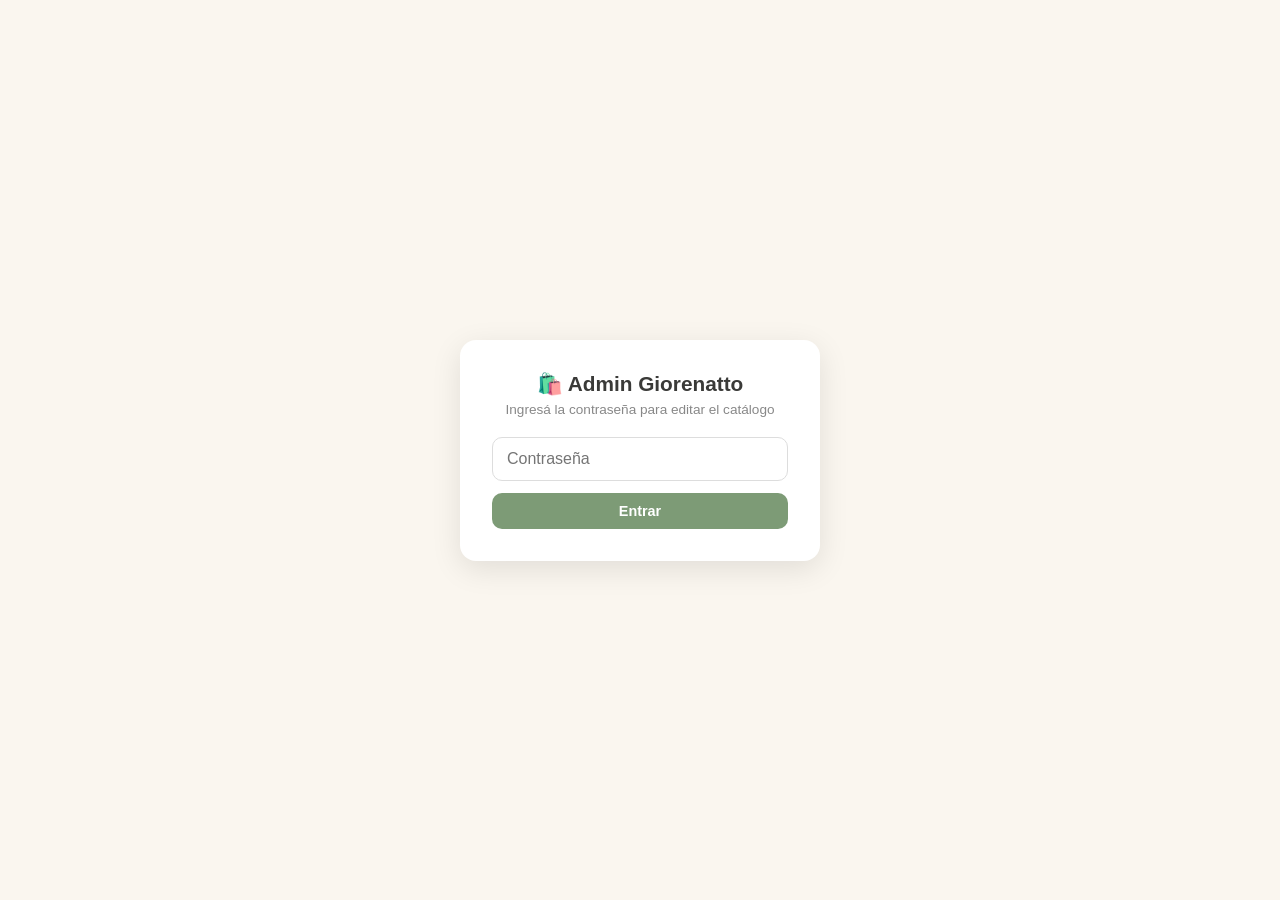
<file: admin.html>
<!DOCTYPE html>
<html lang="es">
<head>
<meta charset="UTF-8">
<meta name="viewport" content="width=device-width, initial-scale=1.0">
<title>Admin Giorenatto — Web</title>
<style>
  :root{--salvia:#7d9b76;--salvia-dark:#5c7a56;--rosa:#d98a94;--crema:#faf6ef;--tinta:#3a3a38}
  *{box-sizing:border-box;margin:0;padding:0}
  body{font-family:-apple-system,BlinkMacSystemFont,"Segoe UI",Roboto,sans-serif;background:var(--crema);color:var(--tinta);padding-bottom:120px}
  header{background:var(--salvia);color:#fff;padding:16px 24px;display:flex;align-items:center;justify-content:space-between;flex-wrap:wrap;gap:10px;position:sticky;top:0;z-index:10}
  header h1{font-size:1.2rem;font-weight:800}
  header .sub{font-size:.75rem;opacity:.85}
  .toolbar{display:flex;gap:8px;flex-wrap:wrap;padding:14px 24px;align-items:center}
  .toolbar input[type=search]{flex:1;min-width:200px;padding:10px 14px;border:1px solid #ddd;border-radius:10px;font-size:.95rem}
  .btn{padding:10px 16px;border:none;border-radius:10px;font-weight:700;cursor:pointer;font-size:.9rem}
  .btn-primario{background:var(--salvia);color:#fff}
  .btn-primario:hover{background:var(--salvia-dark)}
  .btn-rosa{background:var(--rosa);color:#fff}
  .btn-rosa:hover{background:#c4707c}
  .btn-claro{background:#fff;border:1px solid #ddd;color:var(--tinta)}
  .btn-claro:hover{background:#f0ece4}
  .btn-peligro{background:#fff;border:1px solid #e5b4b4;color:#b04848}
  .btn-peligro:hover{background:#fdeeee}
  .grid{display:grid;grid-template-columns:repeat(auto-fill,minmax(280px,1fr));gap:14px;padding:14px 24px}
  .card{background:#fff;border:1px solid #eee;border-radius:14px;padding:14px;display:flex;flex-direction:column;gap:8px}
  .card .foto{width:100%;height:150px;object-fit:cover;border-radius:10px;background:#f5f1e9;display:flex;align-items:center;justify-content:center;font-size:2.5rem}
  .card .nombre{font-weight:800;font-size:.95rem}
  .card .meta{font-size:.8rem;color:#666;display:flex;justify-content:space-between;flex-wrap:wrap;gap:4px}
  .card .precio{font-weight:800;color:var(--salvia-dark);font-size:1rem}
  .card .stock{display:flex;align-items:center;gap:6px}
  .card .stock input{width:56px;padding:5px 8px;border:1px solid #ddd;border-radius:8px;text-align:center;font-size:.9rem}
  .card .acciones{display:flex;gap:6px;margin-top:auto}
  .card .acciones .btn{flex:1;padding:8px;font-size:.8rem}
  .badge{border-radius:999px;padding:3px 10px;font-size:.7rem;font-weight:700}
  .badge-stock{background:#eef2e8;color:var(--salvia-dark)}
  .badge-agotado{background:#fbe9ea;color:#b04848}
  .filtro-cat{display:flex;gap:6px;padding:0 24px 6px;flex-wrap:wrap}
  .filtro-cat .chip{padding:6px 12px;border-radius:999px;background:#fff;border:1px solid #ddd;font-size:.8rem;cursor:pointer}
  .filtro-cat .chip.on{background:var(--salvia);color:#fff;border-color:var(--salvia)}
  .overlay{position:fixed;inset:0;background:rgba(0,0,0,.45);display:none;align-items:center;justify-content:center;z-index:50;padding:20px}
  .overlay.open{display:flex}
  .modal{background:#fff;border-radius:16px;max-width:560px;width:100%;max-height:90vh;overflow-y:auto;padding:22px}
  .modal h2{font-size:1.1rem;margin-bottom:16px}
  .campo{margin-bottom:12px}
  .campo label{display:block;font-size:.8rem;font-weight:700;margin-bottom:4px}
  .campo input,.campo select,.campo textarea{width:100%;padding:9px 12px;border:1px solid #ddd;border-radius:10px;font-size:.95rem;font-family:inherit}
  .campo textarea{min-height:70px;resize:vertical}
  .fila{display:grid;grid-template-columns:1fr 1fr;gap:10px}
  .fila3{display:grid;grid-template-columns:1fr 1fr 1fr;gap:10px}
  .drop{border:2px dashed #ccc;border-radius:12px;padding:18px;text-align:center;color:#888;font-size:.85rem;cursor:pointer;background:#fafaf8}
  .drop.over{border-color:var(--salvia);background:#f0f5ee}
  .drop img{max-height:120px;border-radius:8px;margin-top:8px}
  .modal .acciones{display:flex;gap:8px;justify-content:flex-end;margin-top:18px}
  .toast{position:fixed;bottom:20px;left:50%;transform:translateX(-50%);background:var(--tinta);color:#fff;padding:12px 20px;border-radius:10px;font-size:.9rem;z-index:100;display:none;box-shadow:0 4px 16px rgba(0,0,0,.3)}
  .barra-guardar{position:fixed;bottom:0;left:0;right:0;background:#fff;border-top:1px solid #eee;padding:12px 24px;display:flex;gap:10px;align-items:center;justify-content:flex-end;z-index:20}
  .barra-guardar .estado{font-size:.8rem;color:#888;margin-right:auto}
  .aviso{background:#fdf6e3;border:1px solid #e8d9a8;color:#8a6d1a;padding:8px 12px;border-radius:8px;font-size:.8rem;margin-bottom:12px}
  /* login */
  #login{position:fixed;inset:0;background:var(--crema);display:flex;align-items:center;justify-content:center;z-index:100}
  #login .caja{background:#fff;border-radius:16px;padding:32px;max-width:360px;width:100%;text-align:center;box-shadow:0 8px 30px rgba(0,0,0,.1)}
  #login h1{font-size:1.3rem;margin-bottom:6px}
  #login p{font-size:.85rem;color:#888;margin-bottom:20px}
  #login input{width:100%;padding:12px 14px;border:1px solid #ddd;border-radius:10px;font-size:1rem;margin-bottom:12px}
  /* cupones */
  .cupon{background:#fff;border:1px solid #eee;border-radius:12px;padding:12px 14px;display:flex;gap:10px;align-items:center;flex-wrap:wrap;margin-bottom:8px}
  .cupon .cod{font-weight:800;font-size:.95rem}
  .cupon .pct{background:#eef2e8;color:var(--salvia-dark);border-radius:999px;padding:3px 10px;font-size:.75rem;font-weight:700}
  .cupon .det{font-size:.78rem;color:#777}
  .cupon .sp{flex:1}
  .cupon .btn{padding:7px 12px;font-size:.8rem}
  .hidden{display:none!important}
</style>
</head>
<body>

<div id="login">
  <div class="caja">
    <h1>🛍️ Admin Giorenatto</h1>
    <p>Ingresá la contraseña para editar el catálogo</p>
    <input type="password" id="loginPass" placeholder="Contraseña" onkeydown="if(event.key==='Enter')login()">
    <button class="btn btn-primario" style="width:100%" onclick="login()">Entrar</button>
  </div>
</div>

<div id="app" class="hidden">
<header>
  <div>
    <h1>🛍️ Admin Giorenatto</h1>
    <div class="sub">Edición web · <span id="gitInfo">…</span></div>
  </div>
  <div>
    <button class="btn btn-claro" onclick="recargar()">↻ Recargar</button>
    <button class="btn btn-primario" onclick="nuevoProducto()">+ Nuevo producto</button>
  </div>
</header>

<div class="toolbar">
  <input type="search" id="busqueda" placeholder="Buscar producto…" oninput="render()">
  <button class="btn btn-rosa" onclick="guardar()">🚀 Guardar y publicar</button>
</div>
<div class="filtro-cat" id="filtrosCat"></div>
<div class="stats" style="padding:0 24px;font-size:.8rem;color:#777" id="stats"></div>
<div class="grid" id="grid"></div>

<div class="toolbar" style="padding-top:4px">
  <h2 style="font-size:1.05rem;margin:0">🎟 Cupones</h2>
  <button class="btn btn-claro" onclick="cargarCupones()">↻ Recargar</button>
  <button class="btn btn-primario" onclick="nuevoCupon()">+ Nuevo cupón</button>
</div>
<div id="cuponForm" style="display:none;padding:0 24px 10px">
  <div class="fila3">
    <div class="campo"><label>Código *</label><input id="c_codigo" placeholder="PRIMAVERA" style="text-transform:uppercase"></div>
    <div class="campo"><label>Descuento (%) *</label><input id="c_porc" type="number" min="1" max="90" placeholder="10"></div>
    <div class="campo"><label>Mínimo de compra ($)</label><input id="c_min" type="number" min="0" placeholder="0"></div>
  </div>
  <div class="fila3">
    <div class="campo"><label>Vence (opcional)</label><input id="c_vence" type="date"></div>
    <div class="campo"><label>Estado</label><select id="c_activo"><option value="1">Activo</option><option value="0">Pausado</option></select></div>
    <div class="campo" style="display:flex;gap:8px"><button class="btn btn-primario" style="flex:1" onclick="guardarCupon()">💾 Guardar</button><button class="btn btn-claro" onclick="cerrarCuponForm()">Cancelar</button></div>
  </div>
</div>
<div id="cuponesLista" style="padding:0 24px 40px"></div>

<div class="barra-guardar">
  <span class="estado" id="estado">Sin cambios</span>
  <button class="btn btn-claro" onclick="descartar()">Descartar</button>
  <button class="btn btn-primario" onclick="guardar()">💾 Guardar catálogo</button>
</div>

<div class="overlay" id="overlay">
  <div class="modal">
    <h2 id="modalTitulo">Nuevo producto</h2>
    <div class="aviso" id="avisoVariantes" style="display:none">Este producto tiene variantes (colores/talles con stock propio).</div>
    <input type="hidden" id="f_id">
    <div class="fila">
      <div class="campo"><label>Nombre *</label><input id="f_nombre" placeholder="Ej: Buzo Beba Flores"></div>
      <div class="campo"><label>Categoría *</label><input id="f_cat" list="catsList" placeholder="Ej: Buzos"><datalist id="catsList"></datalist></div>
    </div>
    <div class="fila3">
      <div class="campo"><label>Precio ($) *</label><input id="f_precio" type="number" min="0" placeholder="24900"></div>
      <div class="campo"><label>Stock *</label><input id="f_stock" type="number" min="0" placeholder="5"></div>
      <div class="campo"><label>Talle</label><input id="f_talle" placeholder="Ej: 12/36 M"></div>
    </div>
    <div class="campo"><label>Descripción</label><textarea id="f_desc" placeholder="Descripción corta del producto…"></textarea></div>
    <div class="campo">
      <label>Foto</label>
      <div class="drop" id="drop" onclick="document.getElementById('f_file').click()">
        <span id="dropText">📷 Hacé clic o arrastrá una foto (JPG/PNG/WebP)</span>
        <img id="fotoPreview" style="display:none">
        <input type="file" id="f_file" accept="image/*" style="display:none" onchange="seleccionarFoto(this)">
      </div>
      <input type="hidden" id="f_img">
    </div>
    <div class="acciones">
      <button class="btn btn-claro" onclick="cerrarModal()">Cancelar</button>
      <button class="btn btn-peligro" id="btnEliminar" style="display:none" onclick="eliminarProducto()">🗑 Eliminar</button>
      <button class="btn btn-primario" onclick="guardarProducto()">Guardar producto</button>
    </div>
  </div>
</div>
</div>

<div class="toast" id="toast"></div>

<script>
// ====== CONFIG ======
// URL del backend en Vercel (cambiar si el deploy queda en otra URL)
const API_BASE = (localStorage.getItem("adminApi") || "https://backend-omega-smoky-28.vercel.app/api/admin").replace(/\/$/, "");
// ====================

let PRODUCTOS = [];
let ORIGINAL = [];
let TOKEN = localStorage.getItem("adminToken") || "";
let categoriaFiltro = "";
let fotoNueva = null;   // {filename, dataBase64} pendiente de subir
let fotoSubida = null;  // path final asignado

const $ = id => document.getElementById(id);

function toast(msg) { const t = $("toast"); t.textContent = msg; t.style.display = "block"; clearTimeout(t._h); t._h = setTimeout(() => t.style.display = "none", 3000); }

async function api(path, opts) {
  const r = await fetch(API_BASE + path, opts);
  const data = await r.json().catch(() => ({}));
  if (!r.ok && !data.ok) throw new Error(data.error || ("Error " + r.status));
  return data;
}

async function login() {
  const pass = $("loginPass").value;
  if (!pass) return toast("Escribí la contraseña");
  try {
    const r = await api("/login", { method: "POST", headers: { "Content-Type": "application/json" }, body: JSON.stringify({ password: pass }) });
    TOKEN = r.token;
    localStorage.setItem("adminToken", TOKEN);
    $("login").classList.add("hidden");
    $("app").classList.remove("hidden");
    toast("¡Bienvenido! 👋");
    recargar();
  } catch (e) { toast("Error: " + e.message); }
}

async function recargar() {
  try {
    const r = await api("/load");
    PRODUCTOS = r.productos || [];
    ORIGINAL = JSON.parse(JSON.stringify(PRODUCTOS));
    renderCats();
    render();
    cargarCupones();
    toast("Catálogo cargado: " + PRODUCTOS.length + " productos");
  } catch (e) {
    toast("No se pudo cargar: " + e.message + " — ¿el backend está desplegado?");
  }
}

function renderCats() {
  const cats = [...new Set(PRODUCTOS.map(p => p.cat))].sort();
  const cont = $("filtrosCat");
  cont.innerHTML = `<span class="chip ${categoriaFiltro === "" ? "on" : ""}" onclick="categoriaFiltro='';renderCats();render()">Todas</span>` +
    cats.map(c => `<span class="chip ${categoriaFiltro === c ? "on" : ""}" onclick="categoriaFiltro='${c.replace(/'/g, "\\'")}';renderCats();render()">${c}</span>`).join("");
  $("catsList").innerHTML = cats.map(c => `<option value="${c}">`).join("");
}

function render() {
  const q = $("busqueda").value.toLowerCase();
  const lista = PRODUCTOS.filter(p =>
    (!categoriaFiltro || p.cat === categoriaFiltro) &&
    (!q || (p.nombre + " " + p.cat + " " + (p.talle || "")).toLowerCase().includes(q))
  );
  $("stats").textContent = `${lista.length} de ${PRODUCTOS.length} productos · cambios: ${hayCambios() ? "SÍ" : "no"} · fotos nuevas: ${fotoNueva ? 1 : 0}`;
  $("grid").innerHTML = lista.map(p => card(p)).join("");
  $("estado").textContent = hayCambios() ? "⚠️ Hay cambios sin guardar" : "Sin cambios";
}

function card(p) {
  const foto = p.img || (p.colores && p.colores[0] && p.colores[0].foto) || "";
  const agotado = p.stock <= 0;
  return `<div class="card">
    <div class="foto">${foto ? `<img src="${foto}" style="width:100%;height:100%;object-fit:cover;border-radius:10px" onerror="this.outerHTML='📦'">` : "📦"}</div>
    <div class="nombre">${p.nombre} <span style="font-weight:400;color:#aaa;font-size:.7rem">${p.id}</span></div>
    <div class="meta"><span>${p.cat}${p.talle ? " · " + p.talle : ""}</span><span class="precio">${fmt(p.precio)}</span></div>
    <div class="meta"><span class="badge ${agotado ? "badge-agotado" : "badge-stock"}">${agotado ? "AGOTADO" : "stock: " + p.stock}</span></div>
    <div class="stock">Stock: <input type="number" min="0" value="${p.stock}" onchange="cambiarStock('${p.id}', this.value)">
      <button class="btn btn-claro" style="padding:5px 8px" onclick="cambiarStock('${p.id}', ${p.stock} - 1)">−1</button>
      <button class="btn btn-claro" style="padding:5px 8px" onclick="cambiarStock('${p.id}', ${p.stock} + 1)">+1</button>
    </div>
    <div class="acciones">
      <button class="btn btn-claro" onclick="editarProducto('${p.id}')">✏️ Editar</button>
      <button class="btn btn-claro" onclick="duplicarProducto('${p.id}')">⧉ Duplicar</button>
      <button class="btn btn-peligro" onclick="borrarRapido('${p.id}')">🗑</button>
    </div>
  </div>`;
}

function fmt(n) { return "$" + Number(n || 0).toLocaleString("es-AR"); }

// ====== CUPONES ======
const API_CUPONES = API_BASE.replace(/\/admin\/?$/, "") + "/cupones";
let CUPONES = [];

async function apiCupones(body) {
  const r = await fetch(API_CUPONES, { method: "POST", headers: { "Content-Type": "application/json" }, body: JSON.stringify(body) });
  const data = await r.json().catch(() => ({}));
  if (!r.ok || data.ok === false) throw new Error(data.error || ("Error " + r.status));
  return data;
}

async function cargarCupones() {
  if (!TOKEN) return;
  try {
    const r = await apiCupones({ action: "listar", token: TOKEN });
    CUPONES = r.cupones || [];
    renderCupones();
  } catch (e) {
    $("cuponesLista").innerHTML = `<div class="aviso">No se pudieron cargar los cupones: ${e.message}</div>`;
  }
}

function renderCupones() {
  const cont = $("cuponesLista");
  if (!cont) return;
  if (!CUPONES.length) {
    cont.innerHTML = `<div class="aviso">Todavía no hay cupones cargados. Creá el primero con "+ Nuevo cupón".</div>`;
    return;
  }
  cont.innerHTML = CUPONES.map(c => {
    const estado = c.activo === false ? "⏸ pausado" : "✅ activo";
    const min = Number(c.minimo) > 0 ? ` · desde ${fmt(c.minimo)}` : "";
    const vence = c.vence ? ` · vence ${c.vence}` : "";
    const usos = ` · usos: ${Number(c.usos) || 0}`;
    return `<div class="cupon">
      <span class="cod">${c.codigo}</span>
      <span class="pct">${c.porcentaje}% off</span>
      <span class="det">${estado}${min}${vence}${usos}</span>
      <span class="sp"></span>
      <button class="btn btn-claro" onclick="editarCupon('${c.codigo}')">✏️ Editar</button>
      <button class="btn btn-peligro" onclick="borrarCupon('${c.codigo}')">🗑</button>
    </div>`;
  }).join("");
}

function nuevoCupon() {
  $("c_codigo").value = ""; $("c_porc").value = ""; $("c_min").value = "0";
  $("c_vence").value = ""; $("c_activo").value = "1";
  $("cuponForm").style.display = "";
  $("c_codigo").focus();
}

function cerrarCuponForm() { $("cuponForm").style.display = "none"; }

function editarCupon(codigo) {
  const c = CUPONES.find(x => x.codigo === codigo);
  if (!c) return;
  $("c_codigo").value = c.codigo;
  $("c_porc").value = c.porcentaje;
  $("c_min").value = Number(c.minimo) || 0;
  $("c_vence").value = c.vence || "";
  $("c_activo").value = c.activo === false ? "0" : "1";
  $("cuponForm").style.display = "";
  $("cuponForm").scrollIntoView({ behavior: "smooth", block: "center" });
}

async function guardarCupon() {
  const codigo = $("c_codigo").value.trim().toUpperCase();
  const porcentaje = parseInt($("c_porc").value);
  if (!codigo) return toast("Poné un código para el cupón");
  if (!(porcentaje > 0 && porcentaje <= 90)) return toast("El descuento tiene que ser entre 1% y 90%");
  try {
    const r = await apiCupones({ action: "guardar", token: TOKEN, cupon: {
      codigo, porcentaje,
      minimo: Math.max(0, parseInt($("c_min").value) || 0),
      vence: $("c_vence").value || "",
      activo: $("c_activo").value !== "0"
    }});
    toast("✅ Cupón " + r.cupon.codigo + " guardado (" + r.cupon.porcentaje + "% off)");
    cerrarCuponForm();
    cargarCupones();
  } catch (e) {
    toast("Error: " + e.message + (/sesi/i.test(e.message) ? " — recargá la página y volvé a entrar." : ""));
  }
}

async function borrarCupon(codigo) {
  if (!confirm("¿Borrar el cupón " + codigo + "?")) return;
  try {
    await apiCupones({ action: "borrar", token: TOKEN, codigo });
    toast("Cupón " + codigo + " borrado");
    cargarCupones();
  } catch (e) { toast("Error: " + e.message); }
}

function hayCambios() { return JSON.stringify(PRODUCTOS) !== JSON.stringify(ORIGINAL); }
function cambiarStock(id, v) { const p = PRODUCTOS.find(x => x.id === id); if (!p) return; p.stock = Math.max(0, parseInt(v) || 0); render(); }

function nuevoProducto() {
  fotoNueva = null; fotoSubida = null;
  ["f_id", "f_nombre", "f_cat", "f_talle", "f_desc", "f_img"].forEach(i => $(i).value = "");
  $("f_precio").value = ""; $("f_stock").value = "1";
  $("modalTitulo").textContent = "Nuevo producto";
  $("btnEliminar").style.display = "none";
  $("avisoVariantes").style.display = "none";
  $("fotoPreview").style.display = "none"; $("dropText").style.display = "";
  $("overlay").classList.add("open");
}

function editarProducto(id) {
  const p = PRODUCTOS.find(x => x.id === id);
  if (!p) return;
  fotoNueva = null; fotoSubida = null;
  $("f_id").value = p.id;
  $("f_nombre").value = p.nombre || "";
  $("f_cat").value = p.cat || "";
  $("f_precio").value = p.precio ?? "";
  $("f_stock").value = p.stock ?? 0;
  $("f_talle").value = p.talle || (p.talles ? p.talles.join(", ") : "");
  $("f_desc").value = p.desc || "";
  $("f_img").value = p.img || "";
  $("modalTitulo").textContent = "Editar " + p.id;
  $("btnEliminar").style.display = "";
  $("avisoVariantes").style.display = (p.colores && p.colores.length) ? "" : "none";
  const foto = p.img || (p.colores && p.colores[0] && p.colores[0].foto) || "";
  if (foto) { $("fotoPreview").src = foto; $("fotoPreview").style.display = ""; $("dropText").style.display = "none"; }
  else { $("fotoPreview").style.display = "none"; $("dropText").style.display = ""; }
  $("overlay").classList.add("open");
}

function duplicarProducto(id) {
  const p = PRODUCTOS.find(x => x.id === id);
  if (!p) return;
  const copia = JSON.parse(JSON.stringify(p));
  copia.id = nuevoId();
  copia.nombre = p.nombre + " (copia)";
  PRODUCTOS.push(copia);
  render();
  toast("Duplicado como " + copia.id);
}

function borrarRapido(id) { if (!confirm("¿Eliminar " + id + "?")) return; PRODUCTOS = PRODUCTOS.filter(x => x.id !== id); renderCats(); render(); }
function eliminarProducto() {
  const id = $("f_id").value;
  if (!id) return;
  if (!confirm("¿Eliminar " + id + " definitivamente?")) return;
  PRODUCTOS = PRODUCTOS.filter(x => x.id !== id);
  cerrarModal(); renderCats(); render();
}

function nuevoId() {
  let max = 0;
  PRODUCTOS.forEach(p => { const n = parseInt((p.id || "").replace(/\D/g, "")); if (n > max) max = n; });
  return "GIO-" + String(max + 1).padStart(4, "0");
}

function guardarProducto() {
  const nombre = $("f_nombre").value.trim();
  const cat = $("f_cat").value.trim();
  if (!nombre || !cat) { toast("Nombre y categoría son obligatorios"); return; }
  const id = $("f_id").value || nuevoId();
  const existente = PRODUCTOS.find(x => x.id === id);
  const obj = existente ? JSON.parse(JSON.stringify(existente)) : { id };
  obj.nombre = nombre; obj.cat = cat;
  obj.precio = parseInt($("f_precio").value) || 0;
  obj.stock = Math.max(0, parseInt($("f_stock").value) || 0);
  const talle = $("f_talle").value.trim();
  if (talle) obj.talle = talle; else delete obj.talle;
  obj.desc = $("f_desc").value.trim();
  if (fotoSubida) obj.img = fotoSubida;
  else if ($("f_img").value) obj.img = $("f_img").value;
  if (!existente) PRODUCTOS.push(obj);
  else { const i = PRODUCTOS.findIndex(x => x.id === id); PRODUCTOS[i] = obj; }
  cerrarModal(); renderCats(); render();
  toast("Producto guardado: " + nombre);
}

function seleccionarFoto(input) {
  const file = input.files[0];
  if (!file) return;
  if (file.size > 15 * 1024 * 1024) { toast("Foto muy grande (máx 15MB)"); return; }
  const reader = new FileReader();
  reader.onload = () => {
    const b64 = String(reader.result).split(",")[1];
    const ext = (file.name.split(".").pop() || "jpg").toLowerCase();
    fotoNueva = { filename: "prod-" + Date.now() + "." + ext, dataBase64: b64 };
    $("fotoPreview").src = reader.result;
    $("fotoPreview").style.display = "";
    $("dropText").style.display = "none";
    toast("Foto lista — se sube al guardar");
  };
  reader.readAsDataURL(file);
}

async function guardar() {
  try {
    $("estado").textContent = "Guardando…";
    const r = await api("/save", {
      method: "POST",
      headers: { "Content-Type": "application/json" },
      body: JSON.stringify({ token: TOKEN, productos: PRODUCTOS, fotos: fotoNueva ? [fotoNueva] : [] })
    });
    if (r.ok) {
      ORIGINAL = JSON.parse(JSON.stringify(PRODUCTOS));
      fotoNueva = null;
      render();
      toast("✅ Publicado. La web se actualiza en ~1 min");
    }
  } catch (e) {
    toast("Error: " + e.message + (String(e.message).includes("Sesión") ? " — recargá la página y volvé a entrar." : ""));
  }
}

function descartar() { if (!confirm("¿Descartar todos los cambios?")) return; PRODUCTOS = JSON.parse(JSON.stringify(ORIGINAL)); renderCats(); render(); }
function cerrarModal() { $("overlay").classList.remove("open"); fotoNueva = null; }

const drop = $("drop");
drop.addEventListener("dragover", e => { e.preventDefault(); drop.classList.add("over"); });
drop.addEventListener("dragleave", () => drop.classList.remove("over"));
drop.addEventListener("drop", e => {
  e.preventDefault();
  drop.classList.remove("over");
  const f = e.dataTransfer.files[0];
  if (f) { const input = $("f_file"); input.files = e.dataTransfer.files; seleccionarFoto(input); }
});

// auto-login si ya hay token
(async () => {
  if (TOKEN) {
    try {
      const r = await api("/load");
      if (r.ok) { $("login").classList.add("hidden"); $("app").classList.remove("hidden"); recargar(); return; }
    } catch { localStorage.removeItem("adminToken"); }
  }
  $("login").classList.remove("hidden");
})();
</script>
</body>
</html>
</file>
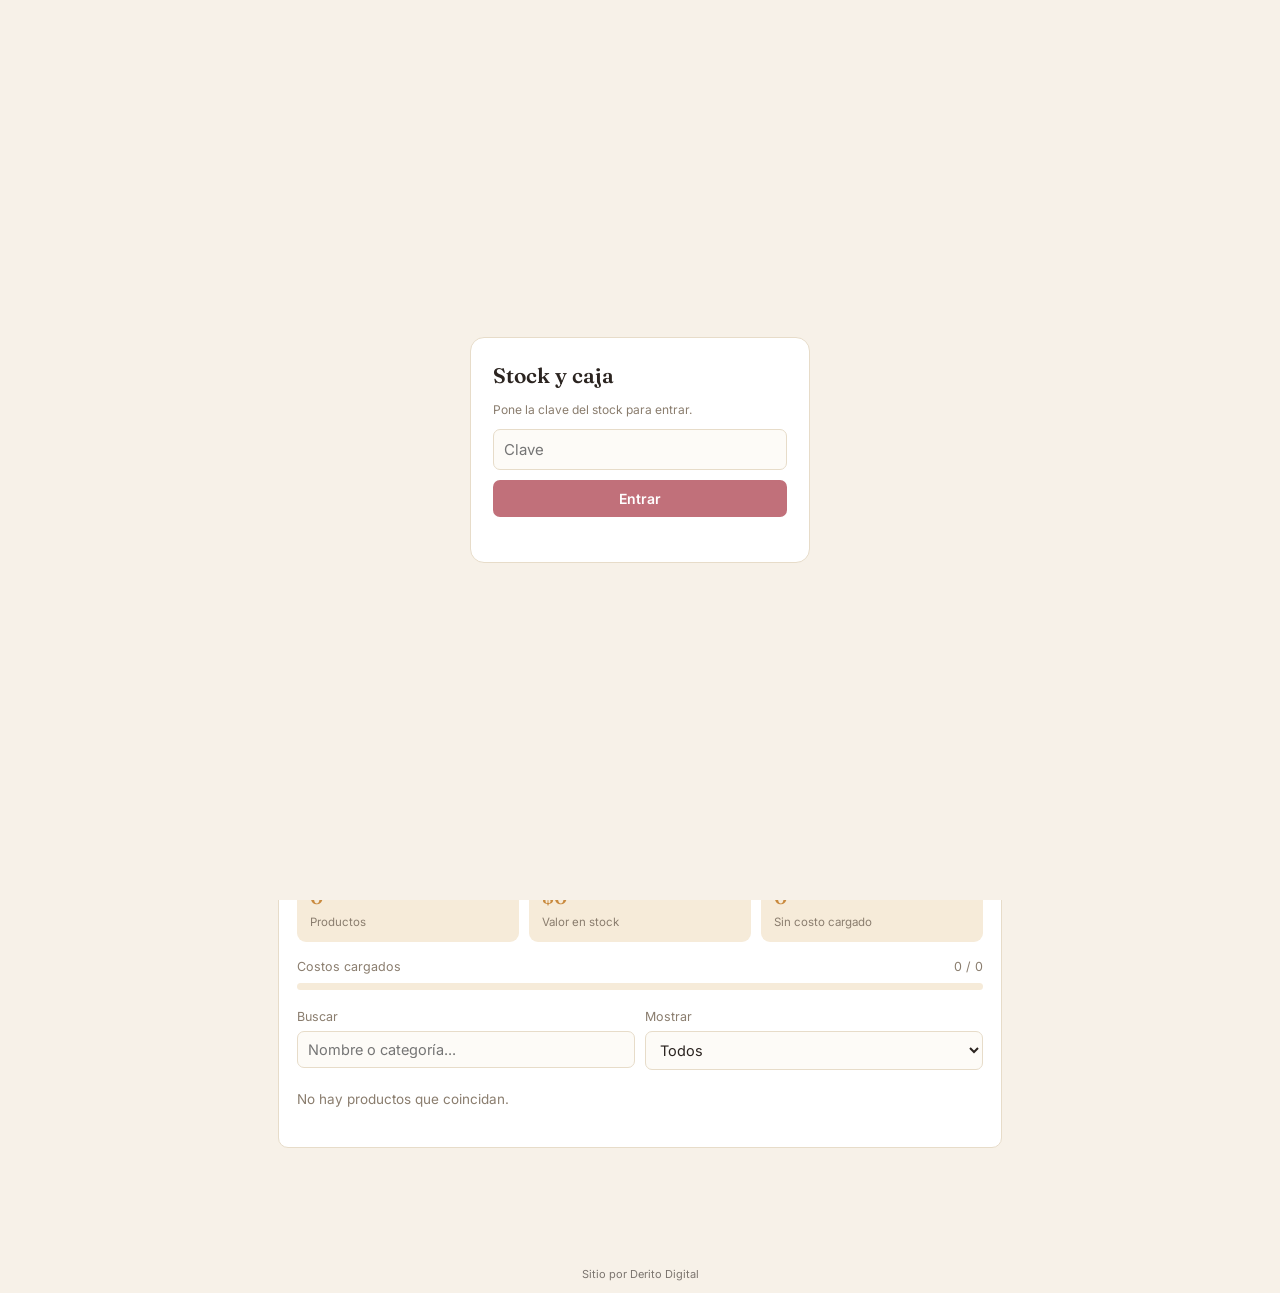
<file: caja.html>
<!DOCTYPE html>
<html lang="es">
<head>
<meta charset="UTF-8">
<meta name="viewport" content="width=device-width, initial-scale=1, viewport-fit=cover">
<title>Giorenatto · Stock y caja</title>
<meta name="robots" content="noindex,nofollow">
<link rel="preconnect" href="https://fonts.googleapis.com">
<link rel="preconnect" href="https://fonts.gstatic.com" crossorigin>
<link href="https://fonts.googleapis.com/css2?family=Fraunces:opsz,wght@9..144,500;9..144,600;9..144,700&family=Inter:wght@400;500;600;700&display=swap" rel="stylesheet">
<style>
  :root {
    --bg: #F7F1E8;
    --card: #FFFFFF;
    --ink: #2B2420;
    --ink-soft: #8A7D6E;
    --line: #E7DCC9;
    --rose: #C1707A;
    --rose-deep: #A15660;
    --rose-bg: #F5E7E7;
    --sand: #C98A3E;
    --sand-bg: #F6EBD9;
    --sage: #6E8460;
    --sage-bg: #EAF0E5;
    --alert: #AE4A3C;
    --alert-bg: #FBEAE6;
    --radius: 10px;
    box-sizing: border-box;
    padding-top: env(safe-area-inset-top, 0px);
    padding-bottom: env(safe-area-inset-bottom, 0px);
  }
  *, *::before, *::after { box-sizing: inherit; }
  html { scroll-padding-top: env(safe-area-inset-top, 0px); }
  html, body { height: 100%; }
  body {
    margin: 0;
    background: var(--bg);
    color: var(--ink);
    font-family: 'Inter', system-ui, -apple-system, sans-serif;
    font-size: 15px;
    line-height: 1.5;
    -webkit-font-smoothing: antialiased;
  }
  .wrap { max-width: 760px; margin: 0 auto; padding: 26px 18px 90px; }

  header.top { display: flex; align-items: baseline; justify-content: space-between; gap: 12px; margin-bottom: 20px; flex-wrap: wrap; }
  header.top .brand {
    font-family: 'Fraunces', serif;
    font-weight: 600;
    font-size: 25px;
    letter-spacing: -0.01em;
    margin: 0;
  }
  header.top .sub { color: var(--ink-soft); font-size: 13px; margin: 3px 0 0; }

  .hero-card {
    background: var(--card);
    border: 1px solid var(--line);
    border-radius: 14px;
    padding: 20px 20px 18px;
    margin-bottom: 18px;
    position: relative;
    overflow: hidden;
  }
  .hero-card .bar { position: absolute; left: 0; top: 0; bottom: 0; width: 5px; }
  .hero-card.pos .bar { background: var(--sage); }
  .hero-card.neg .bar { background: var(--alert); }
  .hero-card .label { font-size: 12.5px; color: var(--ink-soft); margin: 0 0 4px; }
  .hero-card .amount {
    font-family: 'Fraunces', serif;
    font-weight: 600;
    font-style: italic;
    font-size: 36px;
    font-variant-numeric: tabular-nums;
    margin: 0 0 12px;
  }
  .hero-card.pos .amount { color: var(--sage); }
  .hero-card.neg .amount { color: var(--alert); }
  .hero-card .breakdown {
    display: flex;
    gap: 18px;
    flex-wrap: wrap;
    font-size: 12.5px;
    color: var(--ink-soft);
  }
  .hero-card .breakdown span b {
    font-variant-numeric: tabular-nums;
    color: var(--ink);
    font-weight: 600;
  }
  .hero-card.small .amount { font-size: 28px; }

  nav.tabs {
    display: flex;
    gap: 4px;
    border-bottom: 1px solid var(--line);
    margin-bottom: 20px;
  }
  nav.tabs button {
    appearance: none;
    background: none;
    border: none;
    font-family: inherit;
    font-size: 14.5px;
    font-weight: 500;
    color: var(--ink-soft);
    padding: 10px 4px;
    margin-right: 22px;
    cursor: pointer;
    border-bottom: 2px solid transparent;
    transform: translateY(1px);
  }
  nav.tabs button.active { color: var(--ink); border-bottom-color: var(--rose); font-weight: 600; }
  nav.tabs button:focus-visible { outline: 2px solid var(--rose); outline-offset: 2px; }

  section.panel { display: none; }
  section.panel.active { display: block; }

  .card {
    background: var(--card);
    border: 1px solid var(--line);
    border-radius: var(--radius);
    padding: 18px;
    margin-bottom: 16px;
  }
  .card h2 {
    font-family: 'Fraunces', serif;
    font-weight: 600;
    font-size: 17px;
    margin: 0 0 14px;
  }

  .field-row { display: flex; gap: 10px; flex-wrap: wrap; margin-bottom: 10px; }
  .field { flex: 1 1 140px; display: flex; flex-direction: column; gap: 4px; }
  .field label { font-size: 12.5px; color: var(--ink-soft); }
  .field input, .field select, .field textarea {
    font-family: inherit;
    font-size: 14.5px;
    padding: 9px 10px;
    border: 1px solid var(--line);
    border-radius: 7px;
    background: #FDFBF7;
    color: var(--ink);
    width: 100%;
  }
  .field input:focus, .field select:focus, .field textarea:focus, button:focus-visible {
    outline: 2px solid var(--rose);
    outline-offset: 1px;
  }

  button.primary {
    appearance: none;
    background: var(--rose);
    color: #fff;
    border: none;
    font-family: inherit;
    font-weight: 600;
    font-size: 14px;
    padding: 10px 16px;
    border-radius: 7px;
    cursor: pointer;
  }
  button.primary:hover { background: var(--rose-deep); }
  button.secondary {
    appearance: none;
    background: var(--sand-bg);
    color: var(--sand);
    border: 1px solid transparent;
    font-family: inherit;
    font-weight: 600;
    font-size: 13.5px;
    padding: 9px 14px;
    border-radius: 7px;
    cursor: pointer;
  }
  button.secondary:hover { border-color: var(--sand); }
  button.ghost {
    appearance: none;
    background: none;
    border: 1px solid var(--line);
    color: var(--ink-soft);
    font-family: inherit;
    font-size: 13px;
    padding: 6px 10px;
    border-radius: 6px;
    cursor: pointer;
  }
  button.ghost:hover { border-color: var(--rose); color: var(--rose-deep); }
  button.link-danger {
    appearance: none;
    background: none;
    border: none;
    color: var(--alert);
    font-size: 12.5px;
    cursor: pointer;
    padding: 2px 4px;
  }

  table { width: 100%; border-collapse: collapse; font-size: 13.5px; }
  th, td { text-align: left; padding: 8px 6px; border-bottom: 1px solid var(--line); white-space: nowrap; }
  th { color: var(--ink-soft); font-weight: 600; font-size: 12px; }
  td.num, th.num { text-align: right; font-variant-numeric: tabular-nums; }
  tr:last-child td { border-bottom: none; }
  .empty { color: var(--ink-soft); font-size: 13.5px; padding: 6px 0; }
  .low-stock { color: var(--alert); font-weight: 600; }
  .table-scroll { overflow-x: auto; }
  .row-actions { display: flex; gap: 6px; justify-content: flex-end; }

  .status-pill {
    display: inline-block;
    font-size: 12px;
    font-weight: 600;
    padding: 2px 9px;
    border-radius: 20px;
  }
  .status-pill.pos { background: var(--sage-bg); color: var(--sage); }
  .status-pill.neg { background: var(--alert-bg); color: var(--alert); }

  .footnote { font-size: 12px; color: var(--ink-soft); margin-top: 4px; }

  .period-toggle { display: flex; gap: 6px; margin-bottom: 14px; }
  .period-toggle button {
    appearance: none;
    background: #FDFBF7;
    border: 1px solid var(--line);
    font-family: inherit;
    font-size: 13px;
    padding: 6px 12px;
    border-radius: 20px;
    cursor: pointer;
    color: var(--ink-soft);
  }
  .period-toggle button.active { background: var(--rose); border-color: var(--rose); color: #fff; }

  /* Stat strip */
  .stat-strip { display: flex; gap: 10px; flex-wrap: wrap; margin-bottom: 16px; }
  .stat-box {
    flex: 1 1 120px;
    background: var(--sand-bg);
    border-radius: 9px;
    padding: 11px 13px;
  }
  .stat-box .n { font-family: 'Fraunces', serif; font-weight: 600; font-size: 20px; color: var(--sand); font-variant-numeric: tabular-nums; }
  .stat-box .t { font-size: 11.5px; color: var(--ink-soft); margin-top: 2px; }

  .progress-wrap { margin-bottom: 18px; }
  .progress-wrap .ptext { font-size: 12.5px; color: var(--ink-soft); margin-bottom: 6px; display: flex; justify-content: space-between; }
  .progress-track { height: 7px; border-radius: 20px; background: var(--sand-bg); overflow: hidden; }
  .progress-fill { height: 100%; background: var(--sand); border-radius: 20px; transition: width .25s ease; }

  /* Category groups */
  .cat-group { border: 1px solid var(--line); border-radius: 9px; margin-bottom: 10px; overflow: hidden; }
  .cat-group summary {
    cursor: pointer;
    list-style: none;
    padding: 11px 13px;
    display: flex;
    align-items: center;
    gap: 10px;
    font-weight: 600;
    font-size: 13.5px;
    background: #FDFBF7;
  }
  .cat-group summary::-webkit-details-marker { display: none; }
  .cat-group summary .chip {
    width: 9px; height: 9px; border-radius: 50%; flex: 0 0 auto;
  }
  .cat-group summary .cname { flex: 1; }
  .cat-group summary .ccount { font-weight: 500; color: var(--ink-soft); font-size: 12px; }
  .cat-group[open] summary { border-bottom: 1px solid var(--line); }
  .cat-group .cat-body { padding: 4px 13px 8px; }

  .cost-edit {
    width: 86px; text-align: right; padding: 5px 6px; font-family: inherit;
    font-size: 13.5px; border: 1px solid var(--line); border-radius: 6px;
    background: #FDFBF7; color: var(--ink);
  }
  .cost-edit.empty-cost { border-color: var(--alert); background: var(--alert-bg); }

  code { background: var(--sand-bg); padding: 1px 5px; border-radius: 4px; font-size: 12.5px; }

  @media (prefers-color-scheme: dark) {
    :root:not([data-theme="light"]) {
      --bg: #1F1B17;
      --card: #29241F;
      --ink: #F1E9DE;
      --ink-soft: #A99C8B;
      --line: #3D362E;
      --sage-bg: #23301E;
      --alert-bg: #3A241F;
      --sand-bg: #362A18;
      --rose-bg: #3A2426;
    }
    :root:not([data-theme="light"]) .field input,
    :root:not([data-theme="light"]) .field select,
    :root:not([data-theme="light"]) .field textarea,
    :root:not([data-theme="light"]) .period-toggle button,
    :root:not([data-theme="light"]) .cost-edit,
    :root:not([data-theme="light"]) .cat-group summary {
      background: #241F1A;
    }
  }
  :root[data-theme="dark"] {
    --bg: #1F1B17;
    --card: #29241F;
    --ink: #F1E9DE;
    --ink-soft: #A99C8B;
    --line: #3D362E;
    --sage-bg: #23301E;
    --alert-bg: #3A241F;
    --sand-bg: #362A18;
    --rose-bg: #3A2426;
  }

  /* Pantalla de clave: la app no se ve sin entrar */
  #traba { position: fixed; inset: 0; z-index: 999; background: var(--bg); display: flex; align-items: center; justify-content: center; padding: 24px; }
  #traba[hidden] { display: none; }
  #traba .traba-box { background: var(--card); border: 1px solid var(--line); border-radius: 14px; padding: 22px; width: 100%; max-width: 340px; display: flex; flex-direction: column; gap: 10px; }
  #traba .brand { font-family: 'Fraunces', serif; font-weight: 600; font-size: 21px; margin: 0; }
  #traba input { font-family: inherit; font-size: 15px; padding: 10px; border: 1px solid var(--line); border-radius: 7px; background: #FDFBF7; color: var(--ink); width: 100%; }
  #traba .err { color: var(--alert); font-size: 13px; margin: 0; min-height: 1em; }
</style>
</head>
<body>
<div id="traba" hidden>
  <div class="traba-box">
    <p class="brand">Stock y caja</p>
    <p class="footnote" style="margin:0;">Pone la clave del stock para entrar.</p>
    <input id="clave" type="password" autocomplete="current-password" placeholder="Clave">
    <button class="primary" id="btnEntrar" type="button">Entrar</button>
    <p class="err" id="errLogin"></p>
  </div>
</div>
<div class="wrap">
  <header class="top">
    <div>
      <p class="brand">Giorenatto · Stock y caja</p>
      <p class="sub">Outlet de Quilmes — alquiler $38.000/día</p>
    </div>
  </header>

  <div id="todayCard" class="hero-card">
    <div class="bar"></div>
    <p class="label">Resultado de hoy</p>
    <p class="amount" id="todayAmount">$0</p>
    <div class="breakdown" id="todayBreakdown"></div>
  </div>

  <nav class="tabs">
    <button data-tab="stock" class="active">Stock</button>
    <button data-tab="ventas">Ventas</button>
    <button data-tab="resumen">Resumen</button>
  </nav>

  <section class="panel active" id="panel-stock">
    <div class="card">
      <h2>Importar catálogo de la web</h2>
      <p class="footnote" style="margin-top:-6px; margin-bottom:14px;">Subí o pegá tu <code>productos.json</code>. Se cargan nombre, categoría, precio de venta y stock; el costo queda en $0 para que lo completes acá.</p>
      <div class="field-row">
        <div class="field">
          <label for="importFile">Archivo productos.json</label>
          <input id="importFile" type="file" accept="application/json,.json">
        </div>
      </div>
      <details style="margin-bottom: 10px;">
        <summary style="cursor:pointer; font-size:13px; color:var(--ink-soft); list-style:revert;">O pegar el JSON como texto</summary>
        <div class="field" style="margin-top:8px;">
          <textarea id="importText" rows="5" placeholder='[ { "nombre": "...", "precio": 0, "stock": 0 } ]'></textarea>
        </div>
      </details>
      <button class="primary" id="importBtn">Importar</button>
    </div>

    <div class="card">
      <h2>Cargar producto manual</h2>
      <div class="field-row">
        <div class="field">
          <label for="pName">Producto</label>
          <input id="pName" type="text" placeholder="Ej: Body manga corta T2">
        </div>
        <div class="field">
          <label for="pCost">Costo unitario</label>
          <input id="pCost" type="number" min="0" step="0.01" placeholder="0">
        </div>
        <div class="field">
          <label for="pStock">Stock inicial</label>
          <input id="pStock" type="number" min="0" step="1" placeholder="0">
        </div>
        <div class="field">
          <label for="pPrice">Precio de venta (opcional)</label>
          <input id="pPrice" type="number" min="0" step="0.01" placeholder="0">
        </div>
      </div>
      <button class="primary" id="addProductBtn">Agregar producto</button>
    </div>

    <div class="card">
      <h2>Inventario</h2>

      <div class="stat-strip">
        <div class="stat-box"><div class="n" id="statCount">0</div><div class="t">Productos</div></div>
        <div class="stat-box"><div class="n" id="statValue">$0</div><div class="t">Valor en stock</div></div>
        <div class="stat-box"><div class="n" id="statMissing">0</div><div class="t">Sin costo cargado</div></div>
      </div>

      <div class="progress-wrap">
        <div class="ptext"><span>Costos cargados</span><span id="progressLabel">0 / 0</span></div>
        <div class="progress-track"><div class="progress-fill" id="progressFill" style="width:0%"></div></div>
      </div>

      <div class="field-row">
        <div class="field">
          <label for="stockSearch">Buscar</label>
          <input id="stockSearch" type="text" placeholder="Nombre o categoría...">
        </div>
        <div class="field">
          <label for="stockFilter">Mostrar</label>
          <select id="stockFilter">
            <option value="all">Todos</option>
            <option value="missing">Sin costo cargado</option>
            <option value="low">Stock bajo (≤3)</option>
          </select>
        </div>
      </div>

      <div id="catGroups"></div>
      <p class="empty" id="stockEmpty" style="display:none;">No hay productos que coincidan.</p>
    </div>
  </section>

  <section class="panel" id="panel-ventas">
    <div class="card">
      <h2>Registrar venta</h2>
      <div class="field-row">
        <div class="field">
          <label for="sDate">Fecha</label>
          <input id="sDate" type="date">
        </div>
        <div class="field">
          <label for="sProduct">Producto</label>
          <select id="sProduct"></select>
        </div>
        <div class="field">
          <label for="sQty">Cantidad</label>
          <input id="sQty" type="number" min="1" step="1" value="1">
        </div>
      </div>
      <div class="field-row">
        <div class="field">
          <label for="sPrice">Precio de venta (unitario)</label>
          <input id="sPrice" type="number" min="0" step="0.01" placeholder="0">
        </div>
        <div class="field">
          <label for="sChannel">Canal</label>
          <select id="sChannel">
            <option value="Puesto">Puesto (outlet Quilmes)</option>
            <option value="Online">Online / Instagram</option>
            <option value="Mercado Libre">Mercado Libre</option>
          </select>
        </div>
      </div>
      <button class="primary" id="addSaleBtn">Registrar venta</button>
      <p class="footnote" id="saleHint"></p>
    </div>

    <div class="card">
      <h2>Días de puesto abierto</h2>
      <p class="footnote" style="margin-top:-6px; margin-bottom:12px;">Marcá cada día que abriste el puesto para que el alquiler se sume aunque ese día no hayas vendido nada.</p>
      <div class="field-row">
        <div class="field">
          <label for="oDate">Fecha</label>
          <input id="oDate" type="date">
        </div>
        <div class="field">
          <label for="oRent">Alquiler del día</label>
          <input id="oRent" type="number" min="0" step="100" value="38000">
        </div>
      </div>
      <button class="primary" id="addOpenDayBtn">Marcar día abierto</button>
    </div>

    <div class="card">
      <h2>Movimientos recientes</h2>
      <div class="table-scroll">
        <table id="movTable">
          <thead>
            <tr>
              <th>Fecha</th>
              <th>Detalle</th>
              <th class="num">Importe</th>
              <th></th>
            </tr>
          </thead>
          <tbody></tbody>
        </table>
      </div>
      <p class="empty" id="movEmpty" style="display:none;">Todavía no cargaste ventas ni días abiertos.</p>
    </div>
  </section>

  <section class="panel" id="panel-resumen">
    <div id="histCard" class="hero-card small">
      <div class="bar"></div>
      <p class="label">Acumulado histórico</p>
      <p class="amount" id="histAmount">$0</p>
      <div class="breakdown" id="histBreakdown"></div>
    </div>

    <div class="card">
      <h2>Resumen por período</h2>
      <div class="period-toggle" id="periodToggle">
        <button data-period="day" class="active">Por día</button>
        <button data-period="week">Por semana</button>
        <button data-period="month">Por mes</button>
      </div>
      <div class="table-scroll">
        <table id="summaryTable">
          <thead>
            <tr>
              <th>Período</th>
              <th class="num">Ingresos</th>
              <th class="num">Costo mercadería</th>
              <th class="num">Ganancia bruta</th>
              <th class="num">Alquiler</th>
              <th class="num">Ganancia neta</th>
              <th></th>
            </tr>
          </thead>
          <tbody></tbody>
        </table>
      </div>
      <p class="empty" id="summaryEmpty" style="display:none;">Cargá ventas o días abiertos para ver el resumen.</p>
    </div>

    <div class="card">
      <h2>Copia de seguridad</h2>
      <p class="footnote" style="margin-top:-6px; margin-bottom:14px;">Todo se guarda solo en este navegador. Descargá un backup de vez en cuando para no perder el trabajo si cambiás de dispositivo.</p>
      <div class="field-row">
        <div class="field">
          <button class="secondary" id="exportBtn" type="button">Descargar backup (.json)</button>
        </div>
        <div class="field">
          <label for="restoreFile">Restaurar backup</label>
          <input id="restoreFile" type="file" accept="application/json,.json">
        </div>
      </div>
      <p class="footnote" id="backupHint"></p>
    </div>
  </section>
</div>

<script>
(function () {
  var STORAGE_KEY = 'giorenatto_stock_caja_v1';

  function loadData() {
    try {
      var raw = localStorage.getItem(STORAGE_KEY);
      if (raw) return JSON.parse(raw);
    } catch (e) { console.error('No se pudo leer storage', e); }
    return { products: [], sales: [], openDays: [] };
  }

  function saveData() {
    try {
      localStorage.setItem(STORAGE_KEY, JSON.stringify(data));
    } catch (e) { console.error('No se pudo guardar storage', e); }
  }

  var data = loadData();

  function uid() { return Date.now().toString(36) + Math.random().toString(36).slice(2, 7); }

  function money(n) {
    n = Number(n) || 0;
    return '$' + n.toLocaleString('es-AR', { minimumFractionDigits: 0, maximumFractionDigits: 0 });
  }

  function todayISO() {
    var d = new Date();
    var tz = d.getTimezoneOffset() * 60000;
    return new Date(d - tz).toISOString().slice(0, 10);
  }

  function escapeHtml(s) {
    return String(s).replace(/[&<>"']/g, function (c) {
      return { '&': '&amp;', '<': '&lt;', '>': '&gt;', '"': '&quot;', "'": '&#39;' }[c];
    });
  }

  // ---------- Tabs ----------
  var tabButtons = document.querySelectorAll('nav.tabs button');
  var panels = document.querySelectorAll('section.panel');
  tabButtons.forEach(function (btn) {
    btn.addEventListener('click', function () {
      tabButtons.forEach(function (b) { b.classList.remove('active'); });
      panels.forEach(function (p) { p.classList.remove('active'); });
      btn.classList.add('active');
      document.getElementById('panel-' + btn.dataset.tab).classList.add('active');
    });
  });

  // ---------- Stock: alta manual ----------
  var pName = document.getElementById('pName');
  var pCost = document.getElementById('pCost');
  var pStock = document.getElementById('pStock');
  var pPrice = document.getElementById('pPrice');

  document.getElementById('addProductBtn').addEventListener('click', function () {
    var name = pName.value.trim();
    var cost = parseFloat(pCost.value);
    var stock = parseInt(pStock.value, 10);
    var price = pPrice.value ? parseFloat(pPrice.value) : 0;
    if (!name || isNaN(cost) || cost < 0 || isNaN(stock) || stock < 0) {
      alert('Completá nombre, costo y stock inicial (números válidos).');
      return;
    }
    data.products.push({ id: uid(), name: name, cat: '', price: price, cost: cost, stock: stock });
    saveData();
    pName.value = ''; pCost.value = ''; pStock.value = ''; pPrice.value = '';
    renderStock(); renderSaleProductOptions();
  });

  // ---------- Importar catálogo (productos.json de la web) ----------
  document.getElementById('importFile').addEventListener('change', function (e) {
    var file = e.target.files[0];
    if (!file) return;
    var reader = new FileReader();
    reader.onload = function (ev) { runImport(ev.target.result); };
    reader.readAsText(file);
  });

  document.getElementById('importBtn').addEventListener('click', function () {
    var fileInput = document.getElementById('importFile');
    if (fileInput.files && fileInput.files[0]) {
      var reader = new FileReader();
      reader.onload = function (ev) { runImport(ev.target.result); };
      reader.readAsText(fileInput.files[0]);
      return;
    }
    var text = document.getElementById('importText').value.trim();
    if (!text) { alert('Subí un archivo o pegá el JSON en el campo de texto.'); return; }
    runImport(text);
  });

  function runImport(text) {
    var arr;
    try { arr = JSON.parse(text); } catch (e) {
      alert('Ese contenido no es un JSON válido. Revisá que sea el archivo productos.json completo.');
      return;
    }
    if (!Array.isArray(arr)) { alert('El JSON debe ser una lista de productos.'); return; }
    var added = 0, updated = 0, skipped = 0;
    arr.forEach(function (item) {
      if (!item || !item.nombre) { skipped++; return; }
      var importId = item.id || null;
      var existing = importId ? data.products.find(function (p) { return p.importId === importId; }) : null;
      var stock = typeof item.stock === 'number' ? item.stock : 0;
      var price = typeof item.precio === 'number' ? item.precio : 0;
      var cat = item.cat || '';
      if (existing) {
        existing.name = item.nombre;
        existing.stock = stock;
        existing.price = price;
        existing.cat = cat;
        updated++;
      } else {
        data.products.push({
          id: uid(), importId: importId, name: item.nombre, cat: cat,
          price: price, cost: 0, stock: stock
        });
        added++;
      }
    });
    saveData();
    document.getElementById('importText').value = '';
    document.getElementById('importFile').value = '';
    renderStock(); renderSaleProductOptions();
    alert('Importación lista: ' + added + ' productos nuevos, ' + updated + ' actualizados' + (skipped ? ', ' + skipped + ' ignorados por no tener nombre' : '') + '.\nAhora completá el costo de cada uno.');
  }

  // ---------- Inventario agrupado por categoría ----------
  var CHIP_COLORS = ['#C1707A', '#C98A3E', '#6E8460', '#7A8FA6', '#9B7BB8', '#B8785A'];
  function chipColorFor(cat) {
    var str = cat || 'Sin categoría';
    var h = 0;
    for (var i = 0; i < str.length; i++) h = (h * 31 + str.charCodeAt(i)) >>> 0;
    return CHIP_COLORS[h % CHIP_COLORS.length];
  }

  var openCategories = {};
  var stockSearch = document.getElementById('stockSearch');
  var stockFilter = document.getElementById('stockFilter');
  stockSearch.addEventListener('input', renderStock);
  stockFilter.addEventListener('change', renderStock);

  function renderStock() {
    var q = stockSearch.value.trim().toLowerCase();
    var filterMode = stockFilter.value;
    var isFiltering = !!q || filterMode !== 'all';

    var totalValue = 0, missingCost = 0;
    data.products.forEach(function (p) {
      totalValue += p.cost * p.stock;
      if (!p.cost) missingCost++;
    });
    document.getElementById('statCount').textContent = data.products.length;
    document.getElementById('statValue').textContent = money(totalValue);
    document.getElementById('statMissing').textContent = missingCost;
    var withCost = data.products.length - missingCost;
    var pct = data.products.length ? Math.round((withCost / data.products.length) * 100) : 0;
    document.getElementById('progressLabel').textContent = withCost + ' / ' + data.products.length;
    document.getElementById('progressFill').style.width = pct + '%';

    var groups = {};
    data.products.forEach(function (p) {
      if (q && p.name.toLowerCase().indexOf(q) === -1 && (p.cat || '').toLowerCase().indexOf(q) === -1) return;
      if (filterMode === 'missing' && p.cost > 0) return;
      if (filterMode === 'low' && p.stock > 3) return;
      var key = p.cat || 'Sin categoría';
      if (!groups[key]) groups[key] = [];
      groups[key].push(p);
    });

    var catKeys = Object.keys(groups).sort(function (a, b) { return a.localeCompare(b, 'es'); });
    var container = document.getElementById('catGroups');
    container.innerHTML = '';

    catKeys.forEach(function (cat) {
      var items = groups[cat].slice().sort(function (a, b) { return a.name.localeCompare(b.name, 'es'); });
      var missingInCat = items.filter(function (p) { return !p.cost; }).length;
      var details = document.createElement('details');
      details.className = 'cat-group';
      details.open = isFiltering ? true : !!openCategories[cat];
      details.addEventListener('toggle', function () { openCategories[cat] = details.open; });

      var summary = document.createElement('summary');
      summary.innerHTML =
        '<span class="chip" style="background:' + chipColorFor(cat) + '"></span>' +
        '<span class="cname">' + escapeHtml(cat) + '</span>' +
        '<span class="ccount">' + items.length + (missingInCat ? ' · ' + missingInCat + ' sin costo' : '') + '</span>';
      details.appendChild(summary);

      var body = document.createElement('div');
      body.className = 'cat-body table-scroll';
      var table = document.createElement('table');
      table.innerHTML =
        '<thead><tr><th>Producto</th><th class="num">Precio</th><th class="num">Costo</th><th class="num">Stock</th><th class="num">Valor</th><th></th></tr></thead>' +
        '<tbody></tbody>';
      var tbody = table.querySelector('tbody');

      items.forEach(function (p) {
        var value = p.cost * p.stock;
        var lowClass = p.stock <= 3 ? 'low-stock' : '';
        var tr = document.createElement('tr');
        tr.innerHTML =
          '<td>' + escapeHtml(p.name) + '</td>' +
          '<td class="num">' + money(p.price || 0) + '</td>' +
          '<td class="num"><input type="number" min="0" step="0.01" class="cost-edit' + (!p.cost ? ' empty-cost' : '') + '" data-costid="' + p.id + '" value="' + (p.cost || 0) + '"></td>' +
          '<td class="num ' + lowClass + '">' + p.stock + '</td>' +
          '<td class="num">' + money(value) + '</td>' +
          '<td><div class="row-actions">' +
            '<button class="ghost" data-restock="' + p.id + '">+ stock</button>' +
            '<button class="link-danger" data-delp="' + p.id + '">borrar</button>' +
          '</div></td>';
        tbody.appendChild(tr);
      });

      body.appendChild(table);
      details.appendChild(body);
      container.appendChild(details);
    });

    document.getElementById('stockEmpty').style.display = catKeys.length ? 'none' : 'block';

    container.querySelectorAll('.cost-edit').forEach(function (input) {
      input.addEventListener('change', function () {
        var id = input.getAttribute('data-costid');
        var val = parseFloat(input.value);
        var prod = data.products.find(function (x) { return x.id === id; });
        if (prod && !isNaN(val) && val >= 0) {
          prod.cost = val;
          saveData();
          renderStock();
          updateSaleHint();
        }
      });
    });
    container.querySelectorAll('[data-restock]').forEach(function (btn) {
      btn.addEventListener('click', function () {
        var id = btn.getAttribute('data-restock');
        var qty = prompt('¿Cuántas unidades sumás al stock?', '1');
        var n = parseInt(qty, 10);
        if (!isNaN(n) && n !== 0) {
          var prod = data.products.find(function (x) { return x.id === id; });
          if (prod) { prod.stock += n; saveData(); renderStock(); }
        }
      });
    });
    container.querySelectorAll('[data-delp]').forEach(function (btn) {
      btn.addEventListener('click', function () {
        var id = btn.getAttribute('data-delp');
        if (confirm('¿Borrar este producto? No se borran las ventas ya registradas.')) {
          data.products = data.products.filter(function (x) { return x.id !== id; });
          saveData(); renderStock(); renderSaleProductOptions();
        }
      });
    });
  }

  // ---------- Ventas ----------
  var sDate = document.getElementById('sDate');
  var sProduct = document.getElementById('sProduct');
  var sQty = document.getElementById('sQty');
  var sPrice = document.getElementById('sPrice');
  var sChannel = document.getElementById('sChannel');
  sDate.value = todayISO();

  function renderSaleProductOptions() {
    var current = sProduct.value;
    sProduct.innerHTML = '';
    if (!data.products.length) {
      var opt = document.createElement('option');
      opt.textContent = 'Cargá un producto primero';
      opt.value = '';
      sProduct.appendChild(opt);
      return;
    }
    var sorted = data.products.slice().sort(function (a, b) { return a.name.localeCompare(b.name, 'es'); });
    sorted.forEach(function (p) {
      var opt = document.createElement('option');
      opt.value = p.id;
      opt.textContent = p.name + ' (stock: ' + p.stock + ')';
      sProduct.appendChild(opt);
    });
    if (current) sProduct.value = current;
    updateSaleHint();
    var selected = data.products.find(function (x) { return x.id === sProduct.value; });
    if (selected && selected.price && !sPrice.value) sPrice.value = selected.price;
  }

  sProduct.addEventListener('change', function () {
    updateSaleHint();
    var prod = data.products.find(function (x) { return x.id === sProduct.value; });
    if (prod && prod.price) sPrice.value = prod.price;
  });
  function updateSaleHint() {
    var prod = data.products.find(function (x) { return x.id === sProduct.value; });
    document.getElementById('saleHint').textContent = prod
      ? 'Costo unitario: ' + money(prod.cost) + ' · Precio de lista: ' + money(prod.price || 0) + ' · Stock disponible: ' + prod.stock
      : '';
  }

  document.getElementById('addSaleBtn').addEventListener('click', function () {
    var prod = data.products.find(function (x) { return x.id === sProduct.value; });
    var qty = parseInt(sQty.value, 10);
    var price = parseFloat(sPrice.value);
    if (!prod) { alert('Elegí un producto.'); return; }
    if (isNaN(qty) || qty <= 0) { alert('Cantidad inválida.'); return; }
    if (isNaN(price) || price < 0) { alert('Precio de venta inválido.'); return; }
    if (qty > prod.stock) {
      if (!confirm('La cantidad supera el stock disponible (' + prod.stock + '). ¿Registrar igual?')) return;
    }
    data.sales.push({
      id: uid(), date: sDate.value || todayISO(), productId: prod.id, productName: prod.name,
      qty: qty, price: price, cost: prod.cost, channel: sChannel.value
    });
    prod.stock = Math.max(0, prod.stock - qty);
    saveData();
    sQty.value = 1; sPrice.value = '';
    renderStock(); renderSaleProductOptions(); renderMovements(); renderToday(); renderSummary(); renderHistorical();
  });

  // ---------- Días abiertos ----------
  var oDate = document.getElementById('oDate');
  var oRent = document.getElementById('oRent');
  oDate.value = todayISO();

  document.getElementById('addOpenDayBtn').addEventListener('click', function () {
    var rent = parseFloat(oRent.value);
    if (isNaN(rent) || rent < 0) { alert('Monto de alquiler inválido.'); return; }
    var date = oDate.value || todayISO();
    var existing = data.openDays.find(function (o) { return o.date === date; });
    if (existing) {
      if (!confirm('Ya marcaste ese día como abierto. ¿Actualizar el monto de alquiler?')) return;
      existing.rent = rent;
    } else {
      data.openDays.push({ id: uid(), date: date, rent: rent });
    }
    saveData();
    renderMovements(); renderToday(); renderSummary(); renderHistorical();
  });

  // ---------- Movimientos ----------
  function renderMovements() {
    var tbody = document.querySelector('#movTable tbody');
    tbody.innerHTML = '';
    var rows = [];
    data.sales.forEach(function (s) {
      rows.push({ date: s.date, detail: 'Venta · ' + s.productName + ' x' + s.qty + ' (' + s.channel + ')', amount: s.price * s.qty, kind: 'sale', id: s.id });
    });
    data.openDays.forEach(function (o) {
      rows.push({ date: o.date, detail: 'Día de puesto abierto (alquiler)', amount: -o.rent, kind: 'openday', id: o.id });
    });
    rows.sort(function (a, b) { return a.date < b.date ? 1 : -1; });
    rows.slice(0, 40).forEach(function (r) {
      var tr = document.createElement('tr');
      var sign = r.amount < 0 ? '−' + money(Math.abs(r.amount)) : money(r.amount);
      tr.innerHTML =
        '<td>' + r.date + '</td><td>' + escapeHtml(r.detail) + '</td><td class="num">' + sign + '</td>' +
        '<td><button class="link-danger" data-delmov="' + r.id + '" data-kind="' + r.kind + '">borrar</button></td>';
      tbody.appendChild(tr);
    });
    document.getElementById('movEmpty').style.display = rows.length ? 'none' : 'block';

    tbody.querySelectorAll('[data-delmov]').forEach(function (btn) {
      btn.addEventListener('click', function () {
        var id = btn.getAttribute('data-delmov');
        var kind = btn.getAttribute('data-kind');
        if (!confirm('¿Borrar este movimiento?')) return;
        if (kind === 'sale') {
          var sale = data.sales.find(function (s) { return s.id === id; });
          if (sale) {
            var prod = data.products.find(function (p) { return p.id === sale.productId; });
            if (prod) prod.stock += sale.qty;
          }
          data.sales = data.sales.filter(function (s) { return s.id !== id; });
        } else {
          data.openDays = data.openDays.filter(function (o) { return o.id !== id; });
        }
        saveData();
        renderStock(); renderSaleProductOptions(); renderMovements(); renderToday(); renderSummary(); renderHistorical();
      });
    });
  }

  // ---------- Hoy ----------
  function renderToday() {
    var today = todayISO();
    var salesToday = data.sales.filter(function (s) { return s.date === today; });
    var revenue = salesToday.reduce(function (a, s) { return a + s.price * s.qty; }, 0);
    var cogs = salesToday.reduce(function (a, s) { return a + s.cost * s.qty; }, 0);
    var openToday = data.openDays.find(function (o) { return o.date === today; });
    var rent = openToday ? openToday.rent : 0;
    var net = revenue - cogs - rent;

    var card = document.getElementById('todayCard');
    card.classList.toggle('pos', net >= 0);
    card.classList.toggle('neg', net < 0);
    document.getElementById('todayAmount').textContent = (net < 0 ? '−' : '') + money(Math.abs(net));
    document.getElementById('todayBreakdown').innerHTML =
      '<span>Ingresos <b>' + money(revenue) + '</b></span>' +
      '<span>Costo mercadería <b>' + money(cogs) + '</b></span>' +
      '<span>Alquiler ' + (openToday ? '' : '(sin marcar)') + ' <b>' + money(rent) + '</b></span>';
  }

  // ---------- Acumulado histórico ----------
  function renderHistorical() {
    var revenue = data.sales.reduce(function (a, s) { return a + s.price * s.qty; }, 0);
    var cogs = data.sales.reduce(function (a, s) { return a + s.cost * s.qty; }, 0);
    var rent = data.openDays.reduce(function (a, o) { return a + o.rent; }, 0);
    var net = revenue - cogs - rent;

    var card = document.getElementById('histCard');
    card.classList.toggle('pos', net >= 0);
    card.classList.toggle('neg', net < 0);
    document.getElementById('histAmount').textContent = (net < 0 ? '−' : '') + money(Math.abs(net));
    document.getElementById('histBreakdown').innerHTML =
      '<span>Ingresos totales <b>' + money(revenue) + '</b></span>' +
      '<span>Costo mercadería <b>' + money(cogs) + '</b></span>' +
      '<span>Alquiler acumulado <b>' + money(rent) + '</b></span>' +
      '<span>Días trabajados <b>' + data.openDays.length + '</b></span>';
  }

  // ---------- Resumen por período ----------
  function isoWeekKey(dateStr) {
    var d = new Date(dateStr + 'T00:00:00');
    var day = (d.getDay() + 6) % 7;
    d.setDate(d.getDate() - day + 3);
    var firstThursday = new Date(d.getFullYear(), 0, 4);
    var week = 1 + Math.round(((d - firstThursday) / 86400000 - 3 + ((firstThursday.getDay() + 6) % 7)) / 7);
    return d.getFullYear() + '-S' + String(week).padStart(2, '0');
  }
  function monthKey(dateStr) { return dateStr.slice(0, 7); }

  var currentPeriod = 'day';
  document.getElementById('periodToggle').addEventListener('click', function (e) {
    var btn = e.target.closest('button[data-period]');
    if (!btn) return;
    currentPeriod = btn.dataset.period;
    document.querySelectorAll('#periodToggle button').forEach(function (b) { b.classList.remove('active'); });
    btn.classList.add('active');
    renderSummary();
  });

  function keyFor(dateStr) {
    if (currentPeriod === 'day') return dateStr;
    if (currentPeriod === 'week') return isoWeekKey(dateStr);
    return monthKey(dateStr);
  }

  function renderSummary() {
    var groups = {};
    function ensure(key) {
      if (!groups[key]) groups[key] = { revenue: 0, cogs: 0, rent: 0 };
      return groups[key];
    }
    data.sales.forEach(function (s) {
      var g = ensure(keyFor(s.date));
      g.revenue += s.price * s.qty;
      g.cogs += s.cost * s.qty;
    });
    data.openDays.forEach(function (o) {
      var g = ensure(keyFor(o.date));
      g.rent += o.rent;
    });

    var keys = Object.keys(groups).sort().reverse();
    var tbody = document.querySelector('#summaryTable tbody');
    tbody.innerHTML = '';
    keys.forEach(function (k) {
      var g = groups[k];
      var gross = g.revenue - g.cogs;
      var net = gross - g.rent;
      var tr = document.createElement('tr');
      tr.innerHTML =
        '<td>' + k + '</td>' +
        '<td class="num">' + money(g.revenue) + '</td>' +
        '<td class="num">' + money(g.cogs) + '</td>' +
        '<td class="num">' + money(gross) + '</td>' +
        '<td class="num">' + money(g.rent) + '</td>' +
        '<td class="num">' + (net < 0 ? '−' : '') + money(Math.abs(net)) + '</td>' +
        '<td><span class="status-pill ' + (net >= 0 ? 'pos' : 'neg') + '">' + (net >= 0 ? 'Ganancia' : 'Pérdida') + '</span></td>';
      tbody.appendChild(tr);
    });
    document.getElementById('summaryEmpty').style.display = keys.length ? 'none' : 'block';
  }

  // ---------- Copia de seguridad ----------
  var backupHint = document.getElementById('backupHint');

  // Descarga normal del navegador (en el artifact dependia de una capacidad de Claude).
  function descargarBackup(texto, nombre) {
    try {
      var blob = new Blob([texto], { type: 'application/json' });
      var url = URL.createObjectURL(blob);
      var a = document.createElement('a');
      a.href = url; a.download = nombre;
      document.body.appendChild(a); a.click(); document.body.removeChild(a);
      setTimeout(function () { URL.revokeObjectURL(url); }, 5000);
      return true;
    } catch (e) { return false; }
  }

  document.getElementById('exportBtn').addEventListener('click', function () {
    var payload = JSON.stringify(data, null, 2);
    var nombre = 'giorenatto-backup-' + todayISO() + '.json';
    backupHint.textContent = descargarBackup(payload, nombre) ? 'Backup descargado.' : 'No se pudo generar la descarga.';
  });

  document.getElementById('restoreFile').addEventListener('change', function (e) {
    var file = e.target.files[0];
    if (!file) return;
    var reader = new FileReader();
    reader.onload = function (ev) {
      var parsed;
      try { parsed = JSON.parse(ev.target.result); } catch (err) {
        backupHint.textContent = 'Ese archivo no es un backup válido.';
        return;
      }
      if (!parsed || !Array.isArray(parsed.products)) {
        backupHint.textContent = 'Ese archivo no tiene el formato esperado.';
        return;
      }
      if (!confirm('Esto reemplaza todos los datos actuales por los del backup. ¿Continuar?')) return;
      data = {
        products: parsed.products || [],
        sales: parsed.sales || [],
        openDays: parsed.openDays || []
      };
      saveData();
      renderStock(); renderSaleProductOptions(); renderMovements(); renderToday(); renderSummary(); renderHistorical();
      backupHint.textContent = 'Backup restaurado.';
      document.getElementById('restoreFile').value = '';
    };
    reader.readAsText(file);
  });

  // ---------- Init ----------
  renderStock();
  renderSaleProductOptions();
  renderMovements();
  renderToday();
  renderSummary();
  renderHistorical();
})();
</script>
<script>
(function(){
  "use strict";
  var API = "https://backend-omega-smoky-28.vercel.app";
  var CLAVE = "gio_stock_token";
  var traba = document.getElementById("traba");
  var input = document.getElementById("clave");
  var btn = document.getElementById("btnEntrar");
  var err = document.getElementById("errLogin");
  function token(){ try { return localStorage.getItem(CLAVE) || ""; } catch(e){ return ""; } }
  function entrar(){
    var pass = input.value;
    if(!pass){ err.textContent = "Pone la clave"; return; }
    btn.disabled = true; err.textContent = "";
    fetch(API + "/api/stock/login", {
      method: "POST", headers: {"Content-Type":"application/json"},
      body: JSON.stringify({ password: pass })
    }).then(function(r){ return r.json().then(function(j){ return {ok:r.ok, j:j}; }); })
      .then(function(res){
        btn.disabled = false;
        if(res.ok && res.j && res.j.token){
          try { localStorage.setItem(CLAVE, res.j.token); } catch(e){}
          input.value = ""; traba.hidden = true;
        } else { err.textContent = (res.j && res.j.error) || "No pude entrar"; }
      })
      .catch(function(){ btn.disabled = false; err.textContent = "Sin conexion"; });
  }
  btn.addEventListener("click", entrar);
  input.addEventListener("keydown", function(e){ if(e.key === "Enter") entrar(); });
  if(!token()) traba.hidden = false;
})();
</script>
<div class="dd-firma"><style>.dd-firma{text-align:center;font-size:11px;line-height:1.5;padding:12px 16px;opacity:.6}.dd-firma a{color:inherit;text-decoration:none}.dd-firma a:hover{text-decoration:underline}</style><a href="https://deritodigital.com.ar/" target="_blank" rel="noopener">Sitio por Derito Digital</a></div>
</body>
</html>
</file>
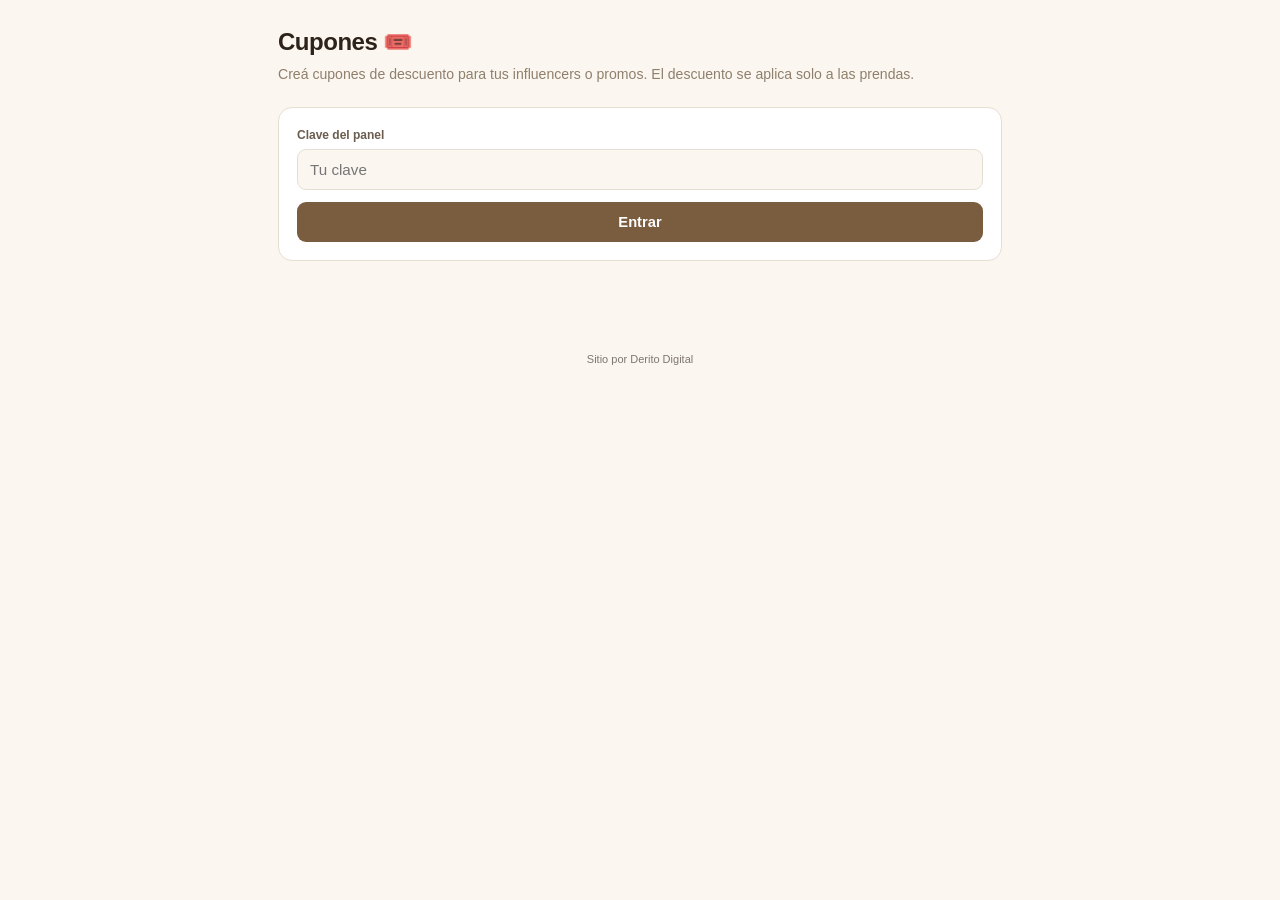
<file: cupones.html>
<!DOCTYPE html>
<html lang="es">
<head>
<meta charset="UTF-8">
<meta name="viewport" content="width=device-width, initial-scale=1.0">
<link rel="icon" type="image/x-icon" href="favicon.ico">
<meta name="theme-color" content="#4a3f35">
<meta name="robots" content="noindex,nofollow">
<title>Cupones · Giorenatto</title>
<style>
*{box-sizing:border-box}
body{margin:0;background:#fbf7f0;color:#2d231a;font-family:-apple-system,BlinkMacSystemFont,"Segoe UI",Roboto,Helvetica,Arial,sans-serif;line-height:1.5}
.envoltura{max-width:760px;margin:0 auto;padding:24px 18px 60px}
h1{font-size:1.5rem;margin:0 0 4px;letter-spacing:-.02em}
.sub{color:#8f7f6c;font-size:.88rem;margin:0 0 22px}
.tarjeta{background:#fff;border:1px solid #e6ded2;border-radius:14px;padding:18px;margin-bottom:18px}
label{display:block;font-size:.75rem;font-weight:700;color:#6b5c4e;margin-bottom:5px}
input[type=text],input[type=number],input[type=password],input[type=date]{width:100%;border:1px solid #e6ded2;background:#fbf7f0;border-radius:9px;padding:11px 12px;font-size:.95rem;font-family:inherit;color:#2d231a}
.campos{display:grid;grid-template-columns:1fr 1fr;gap:12px}
.campos .ancho{grid-column:1/-1}
button{cursor:pointer;font-family:inherit;font-weight:800;border-radius:9px;border:none;padding:12px 18px;font-size:.92rem}
.principal{background:#7a5c3f;color:#fff;width:100%}
.secundario{background:#fff;border:1.5px solid #e6ded2;color:#6b5c4e}
.chico{padding:7px 12px;font-size:.78rem}
.mini{background:none;border:none;color:#8f7f6c;font-size:.8rem;text-decoration:underline;padding:4px;font-weight:700}
.fila{display:flex;align-items:center;justify-content:space-between;gap:10px;padding:13px 0;border-bottom:1px solid #f0eae0}
.fila:last-child{border-bottom:none}
.cod{font-weight:800;font-size:1rem;letter-spacing:.04em}
.pct{background:#eef2e6;color:#4a5a2b;border-radius:999px;padding:3px 10px;font-size:.78rem;font-weight:800}
.meta{font-size:.76rem;color:#8f7f6c;margin-top:3px}
.off{opacity:.45}
.msg{border-radius:9px;padding:11px 13px;font-size:.85rem;font-weight:700;margin-bottom:14px;display:none}
.msg.show{display:block}
.msg.ok{background:#eef2e6;border:1px solid #c3d3a8;color:#4a5a2b}
.msg.err{background:#fdecec;border:1px solid #f0c3c5;color:#b03a3f}
.vacio{color:#8f7f6c;font-size:.9rem;text-align:center;padding:20px 0}
.avisos{font-size:.78rem;color:#8f7f6c;margin-top:14px;line-height:1.6}
@media(max-width:560px){.campos{grid-template-columns:1fr}.fila{flex-direction:column;align-items:flex-start}}
</style>
</head>
<body>
<div class="envoltura">
  <h1>Cupones 🎟️</h1>
  <p class="sub">Creá cupones de descuento para tus influencers o promos. El descuento se aplica solo a las prendas.</p>

  <div class="msg" id="msg" role="status" aria-live="polite"></div>

  <!-- Login -->
  <div class="tarjeta" id="vistaLogin">
    <label for="clave">Clave del panel</label>
    <input type="password" id="clave" placeholder="Tu clave" autocomplete="current-password">
    <div style="height:12px"></div>
    <button class="principal" onclick="entrar()">Entrar</button>
  </div>

  <!-- Cupones -->
  <div id="vistaCupones" style="display:none">
    <div class="tarjeta">
      <div style="display:flex;justify-content:space-between;align-items:center;margin-bottom:12px">
        <b id="tituloForm">Nuevo cupón</b>
        <button class="mini" onclick="limpiarForm()">Limpiar</button>
      </div>
      <div class="campos">
        <div>
          <label for="fCodigo">Nombre del cupón</label>
          <input type="text" id="fCodigo" placeholder="SOFI15" autocapitalize="characters" spellcheck="false">
        </div>
        <div>
          <label for="fPct">Descuento (%)</label>
          <input type="number" id="fPct" min="1" max="90" placeholder="15">
        </div>
        <div>
          <label for="fMin">Mínimo de compra (opcional)</label>
          <input type="number" id="fMin" min="0" placeholder="0">
        </div>
        <div>
          <label for="fVence">Vence (opcional)</label>
          <input type="date" id="fVence">
        </div>
        <div class="ancho" style="display:flex;align-items:center;gap:9px">
          <input type="checkbox" id="fActivo" checked style="width:18px;height:18px">
          <label for="fActivo" style="margin:0">Cupón activo</label>
        </div>
      </div>
      <div style="height:14px"></div>
      <button class="principal" onclick="guardar()">Guardar cupón</button>
      <p class="avisos">El nombre es lo que la persona escribe en el carrito. Usá uno por influencer (ej. <b>SOFI15</b>) para saber después quién te trajo cada venta.</p>
    </div>

    <div class="tarjeta">
      <b>Mis cupones</b>
      <div id="lista"><div class="vacio">Cargando…</div></div>
      <div style="margin-top:14px"><button class="secundario chico" onclick="salir()">Salir</button></div>
    </div>
  </div>
</div>

<script>
const API = localStorage.getItem("adminApi") || "https://backend-omega-smoky-28.vercel.app";
let token = localStorage.getItem("adminToken") || "";
let cupones = [];

function msg(txt, tipo) {
  const m = document.getElementById("msg");
  m.className = "msg" + (txt ? " show " + (tipo || "ok") : "");
  m.textContent = txt || "";
}
function esc(s) {
  return String(s == null ? "" : s).replace(/[&<>"']/g, (c) => ({ "&": "&amp;", "<": "&lt;", ">": "&gt;", '"': "&quot;", "'": "&#39;" }[c]));
}
function fmt(n) { return "$" + Math.round(Number(n) || 0).toLocaleString("es-AR"); }

async function api(action, extra) {
  const r = await fetch(API + "/api/cupones", {
    method: "POST",
    headers: { "Content-Type": "application/json" },
    body: JSON.stringify(Object.assign({ action, token }, extra || {})),
  });
  let d = {};
  try { d = await r.json(); } catch {}
  return { code: r.status, d };
}

async function entrar() {
  const clave = document.getElementById("clave").value;
  if (!clave) return msg("Escribí la clave", "err");
  msg("");
  try {
    const r = await fetch(API + "/api/admin/login", { method: "POST", headers: { "Content-Type": "application/json" }, body: JSON.stringify({ password: clave }) });
    const d = await r.json();
    if (!r.ok || !d.token) return msg(d.error || "Clave incorrecta", "err");
    token = d.token;
    localStorage.setItem("adminToken", token);
    localStorage.setItem("adminApi", API);
    entrarListo();
  } catch (e) { msg("No se pudo conectar con el servidor", "err"); }
}

function entrarListo() {
  document.getElementById("vistaLogin").style.display = "none";
  document.getElementById("vistaCupones").style.display = "block";
  cargar();
}

function salir() {
  token = "";
  localStorage.removeItem("adminToken");
  document.getElementById("vistaCupones").style.display = "none";
  document.getElementById("vistaLogin").style.display = "block";
  msg("");
}

async function cargar() {
  const { code, d } = await api("listar");
  if (code === 401) { salir(); return msg("La sesión venció, volvé a entrar", "err"); }
  if (!d.ok) return msg(d.error || "No se pudieron cargar los cupones", "err");
  cupones = d.cupones || [];
  pintar();
}

function pintar() {
  const cont = document.getElementById("lista");
  if (!cupones.length) { cont.innerHTML = '<div class="vacio">Todavía no hay cupones. Creá el primero arriba 👆</div>'; return; }
  cont.innerHTML = cupones.map((c) => {
    const partes = [];
    if (c.minimo > 0) partes.push("desde " + fmt(c.minimo));
    if (c.vence) partes.push("vence " + c.vence);
    partes.push((c.usos || 0) + (c.usos === 1 ? " uso" : " usos"));
    if (c.activo === false) partes.push("PAUSADO");
    return '<div class="fila' + (c.activo === false ? " off" : "") + '">' +
      '<div><div class="cod">' + esc(c.codigo) + ' <span class="pct">−' + esc(c.porcentaje) + '%</span></div>' +
      '<div class="meta">' + esc(partes.join(" · ")) + '</div></div>' +
      '<div style="display:flex;gap:6px">' +
      '<button class="secundario chico" onclick="editar(\'' + esc(c.codigo) + '\')">Editar</button>' +
      '<button class="secundario chico" onclick="pausar(\'' + esc(c.codigo) + '\',' + (c.activo === false ? "true" : "false") + ')">' + (c.activo === false ? "Activar" : "Pausar") + '</button>' +
      '<button class="mini" onclick="borrar(\'' + esc(c.codigo) + '\')">Borrar</button>' +
      '</div></div>';
  }).join("");
}

function limpiarForm() {
  ["fCodigo", "fPct", "fMin", "fVence"].forEach((id) => (document.getElementById(id).value = ""));
  document.getElementById("fActivo").checked = true;
  document.getElementById("tituloForm").textContent = "Nuevo cupón";
}

function editar(codigo) {
  const c = cupones.find((x) => x.codigo === codigo);
  if (!c) return;
  document.getElementById("fCodigo").value = c.codigo;
  document.getElementById("fPct").value = c.porcentaje;
  document.getElementById("fMin").value = c.minimo || "";
  document.getElementById("fVence").value = c.vence || "";
  document.getElementById("fActivo").checked = c.activo !== false;
  document.getElementById("tituloForm").textContent = "Editando " + c.codigo;
  window.scrollTo({ top: 0, behavior: "smooth" });
}

async function guardar() {
  const cupon = {
    codigo: document.getElementById("fCodigo").value.trim(),
    porcentaje: document.getElementById("fPct").value,
    minimo: document.getElementById("fMin").value || 0,
    vence: document.getElementById("fVence").value || "",
    activo: document.getElementById("fActivo").checked,
  };
  if (!cupon.codigo) return msg("Poné un nombre para el cupón", "err");
  if (!cupon.porcentaje) return msg("Poné el porcentaje de descuento", "err");
  msg("");
  const { code, d } = await api("guardar", { cupon });
  if (code === 401) { salir(); return msg("La sesión venció, volvé a entrar", "err"); }
  if (!d.ok) return msg(d.error || "No se pudo guardar", "err");
  msg("Cupón " + d.cupon.codigo + " guardado: " + d.cupon.porcentaje + "% de descuento ✓", "ok");
  limpiarForm();
  cargar();
}

async function pausar(codigo, activar) {
  const c = cupones.find((x) => x.codigo === codigo);
  if (!c) return;
  const { code, d } = await api("guardar", { cupon: Object.assign({}, c, { activo: !!activar }) });
  if (code === 401) { salir(); return msg("La sesión venció, volvé a entrar", "err"); }
  if (!d.ok) return msg(d.error || "No se pudo cambiar", "err");
  msg("Cupón " + codigo + (activar ? " activado ✓" : " pausado ✓"), "ok");
  cargar();
}

async function borrar(codigo) {
  if (!confirm("¿Borrar el cupón " + codigo + "? No se puede deshacer.")) return;
  const { code, d } = await api("borrar", { codigo });
  if (code === 401) { salir(); return msg("La sesión venció, volvé a entrar", "err"); }
  if (!d.ok) return msg(d.error || "No se pudo borrar", "err");
  msg("Cupón " + codigo + " borrado ✓", "ok");
  cargar();
}

if (token) entrarListo();
</script>
<div class="dd-firma"><style>.dd-firma{text-align:center;font-size:11px;line-height:1.5;padding:12px 16px;opacity:.6}.dd-firma a{color:inherit;text-decoration:none}.dd-firma a:hover{text-decoration:underline}</style><a href="https://deritodigital.com.ar/" target="_blank" rel="noopener">Sitio por Derito Digital</a></div>
</body>
</html>
</file>
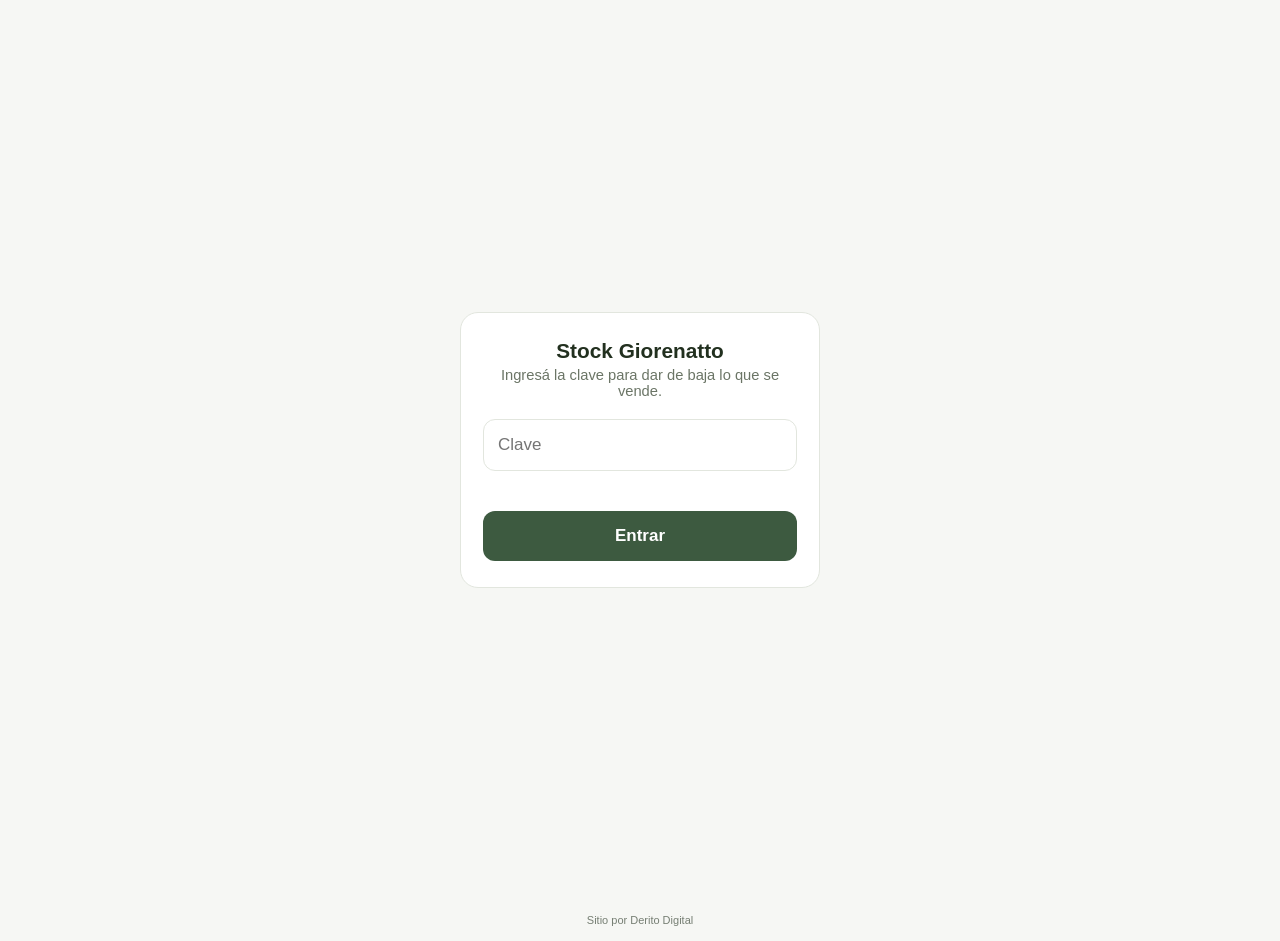
<file: movil.html>
<!doctype html>
<html lang="es">
<head>
<meta charset="utf-8">
<meta name="viewport" content="width=device-width,initial-scale=1,viewport-fit=cover">
<meta name="robots" content="noindex,nofollow,noarchive">
<meta name="apple-mobile-web-app-capable" content="yes">
<meta name="apple-mobile-web-app-status-bar-style" content="default">
<meta name="apple-mobile-web-app-title" content="Stock">
<meta name="theme-color" content="#3d5a40">
<link rel="apple-touch-icon" href="logo-192.png">
<link rel="icon" href="logo-192.png">
<title>Stock · Giorenatto</title>
<style>
  :root{
    --verde:#3d5a40; --verde-claro:#eef3ea; --tinta:#22301f; --gris:#6b7566;
    --borde:#e2e6de; --rojo:#a83b32; --fondo:#f6f7f4;
  }
  *{box-sizing:border-box;-webkit-tap-highlight-color:transparent}
  html,body{margin:0;padding:0}
  body{
    font-family:-apple-system,BlinkMacSystemFont,"Segoe UI",Roboto,Helvetica,Arial,sans-serif;
    background:var(--fondo);color:var(--tinta);font-size:17px;
    padding-bottom:env(safe-area-inset-bottom);
  }
  .pantalla{min-height:100vh}
  /* ---------- login ---------- */
  #vistaLogin{display:flex;align-items:center;justify-content:center;padding:24px}
  .caja-login{width:100%;max-width:360px;background:#fff;border:1px solid var(--borde);border-radius:18px;padding:26px 22px;text-align:center}
  .caja-login h1{font-size:1.3rem;margin:0 0 4px}
  .caja-login p{color:var(--gris);font-size:.92rem;margin:0 0 20px}
  input[type=password],input[type=search]{
    width:100%;padding:15px 14px;font-size:17px;border:1px solid var(--borde);
    border-radius:12px;background:#fff;color:var(--tinta);font-family:inherit;
  }
  input[type=password]:focus,input[type=search]:focus{outline:2px solid var(--verde);border-color:var(--verde)}
  .btn{
    display:block;width:100%;padding:15px;border:0;border-radius:12px;font-size:17px;
    font-weight:600;font-family:inherit;cursor:pointer;background:var(--verde);color:#fff;
  }
  .btn:active{opacity:.85}
  .btn[disabled]{opacity:.4;cursor:default}
  .btn-claro{background:var(--verde-claro);color:var(--verde)}
  .error{color:var(--rojo);font-size:.88rem;margin:10px 0 0;min-height:1.1em}
  /* ---------- app ---------- */
  header{
    position:sticky;top:0;z-index:10;background:rgba(246,247,244,.96);
    backdrop-filter:blur(8px);border-bottom:1px solid var(--borde);
    padding:calc(env(safe-area-inset-top) + 10px) 14px 10px;
  }
  .barra{display:flex;align-items:center;justify-content:space-between;margin-bottom:10px}
  .barra strong{font-size:1.05rem;letter-spacing:.02em}
  .barra .mini{background:none;border:0;color:var(--gris);font-size:.85rem;font-family:inherit;padding:6px 2px;cursor:pointer}
  main{padding:12px 14px 40px}
  .card{
    background:#fff;border:1px solid var(--borde);border-radius:16px;padding:12px;
    margin-bottom:12px;display:flex;gap:12px;
  }
  .card img{width:64px;height:80px;object-fit:cover;border-radius:10px;background:var(--verde-claro);flex:0 0 auto}
  .card .info{flex:1;min-width:0}
  .card h3{margin:0 0 2px;font-size:1rem;font-weight:600;line-height:1.25}
  .card .cat{color:var(--gris);font-size:.78rem;text-transform:uppercase;letter-spacing:.04em;margin-bottom:8px}
  .var{display:flex;align-items:center;gap:8px;padding:6px 0;border-top:1px solid var(--borde)}
  .var:first-of-type{border-top:0}
  .var .eti{flex:1;font-size:.95rem;min-width:0;overflow:hidden;text-overflow:ellipsis;white-space:nowrap}
  .pillo{
    font-size:.8rem;font-weight:700;padding:3px 9px;border-radius:999px;
    background:var(--verde-claro);color:var(--verde);flex:0 0 auto;
  }
  .pillo.cero{background:#f3e6e4;color:var(--rojo)}
  .btn-baja{
    flex:0 0 auto;padding:10px 14px;border:0;border-radius:10px;background:var(--verde);
    color:#fff;font-size:.9rem;font-weight:600;font-family:inherit;cursor:pointer;
  }
  .btn-baja:active{opacity:.85}
  .btn-baja[disabled]{background:#e6e8e2;color:#9aa396}
  .vacio{color:var(--gris);text-align:center;padding:40px 20px;font-size:.95rem}
  .nota{color:var(--gris);font-size:.78rem;text-align:center;padding:0 20px 30px;line-height:1.5}
  /* ---------- pestañas ---------- */
  .tabs{display:flex;gap:6px;margin-bottom:10px;background:#eceee8;padding:4px;border-radius:12px}
  .tab{flex:1;padding:10px;border:0;border-radius:9px;background:none;font-family:inherit;font-size:.95rem;font-weight:600;color:var(--gris);cursor:pointer}
  .tab.activo{background:#fff;color:var(--verde);box-shadow:0 1px 3px rgba(0,0,0,.08)}
  /* ---------- ventas ---------- */
  #paneVentas{padding:12px 14px 40px}
  .resumen,.form{background:#fff;border:1px solid var(--borde);border-radius:16px;padding:14px;margin-bottom:12px}
  .resumen h2,.form h2{margin:0 0 2px;font-size:1rem}
  .resumen .fecha{color:var(--gris);font-size:.8rem;margin-bottom:10px}
  .fila{display:flex;justify-content:space-between;padding:5px 0;font-size:.95rem}
  .fila span:first-child{color:var(--gris)}
  .fila b{font-weight:700}
  .fila.grande{border-top:1px solid var(--borde);margin-top:6px;padding-top:9px;font-size:1.05rem}
  .neto.malo{color:var(--rojo)} .neto.bien{color:var(--verde)}
  .campo{margin-bottom:10px}
  .campo label{display:block;font-size:.78rem;color:var(--gris);margin-bottom:4px;text-transform:uppercase;letter-spacing:.03em}
  .campo input,.campo select{width:100%;padding:12px;font-size:16px;border:1px solid var(--borde);border-radius:11px;background:#fff;color:var(--tinta);font-family:inherit}
  .campo input:focus,.campo select:focus{outline:2px solid var(--verde);border-color:var(--verde)}
  .dos{display:flex;gap:10px} .dos .campo{flex:1}
  .check{display:flex;align-items:center;gap:9px;font-size:.88rem;color:var(--tinta);margin:2px 0 12px;line-height:1.3}
  .check input{width:20px;height:20px;flex:0 0 auto}
  .venta{background:#fff;border:1px solid var(--borde);border-radius:14px;padding:11px 12px;margin-bottom:9px}
  .venta .t{font-weight:600;font-size:.95rem;margin-bottom:3px}
  .venta .d{color:var(--gris);font-size:.82rem;margin-bottom:8px}
  .venta .acc{display:flex;gap:8px}
  .venta .acc button{flex:1;padding:9px;border-radius:9px;border:0;font-family:inherit;font-size:.85rem;font-weight:600;cursor:pointer}
  .b-editar{background:var(--verde-claro);color:var(--verde)}
  .b-borrar{background:#f3e6e4;color:var(--rojo)}
  /* ---------- costos ---------- */
  .costo{display:flex;align-items:center;gap:10px;background:#fff;border:1px solid var(--borde);border-radius:12px;padding:9px 11px;margin-bottom:8px}
  .costo .n{flex:1;min-width:0;font-size:.92rem;line-height:1.25}
  .costo .n span{display:block;overflow:hidden;text-overflow:ellipsis;white-space:nowrap}
  .costo .n small{display:block;color:var(--gris);font-size:.74rem;margin-top:2px}
  .costo input{width:108px;flex:0 0 auto;padding:9px;font-size:16px;border:1px solid var(--borde);border-radius:9px;text-align:right;font-family:inherit;color:var(--tinta);background:#fff}
  .costo input:focus{outline:2px solid var(--verde);border-color:var(--verde)}
  .costo.falta{background:#fdf7f6;border-color:#f0d9d5}
  .costo.pendiente{background:#fffdf4;border-color:#e6d9a8}
  .costo.pendiente input{border-color:#c9a227}
  .barra-costos{position:sticky;bottom:6px;display:flex;align-items:center;gap:10px;background:#fff;border:1px solid var(--borde);border-radius:12px;padding:10px 12px;margin-top:10px}
  .barra-costos[hidden]{display:none}
  .barra-costos span{flex:1;font-size:.85rem;color:var(--gris)}
  .barra-costos .btn{flex:0 0 auto;width:auto;padding:10px 16px}
  /* ---------- periodos ---------- */
  .periodos{display:flex;gap:6px;margin:0 0 12px}
  .periodos .per{flex:1;padding:10px 4px;border:1px solid var(--borde);background:#fff;border-radius:10px;font-family:inherit;font-size:.9rem;font-weight:600;color:var(--gris);cursor:pointer}
  .periodos .per.activo{background:var(--verde);color:#fff;border-color:var(--verde)}
  .aviso-costo{color:var(--gris);font-size:.78rem;margin-top:6px;line-height:1.4}
  .aviso-costo.malo{color:var(--rojo)}
  /* ---------- modal ---------- */
  .modal{position:fixed;inset:0;background:rgba(28,36,26,.5);display:flex;align-items:flex-end;z-index:50}
  .modal .hoja{background:#fff;width:100%;border-radius:20px 20px 0 0;padding:22px 20px calc(22px + env(safe-area-inset-bottom))}
  .modal h2{margin:0 0 6px;font-size:1.15rem}
  .modal .det{color:var(--gris);font-size:.95rem;margin-bottom:18px;line-height:1.4}
  .modal .acciones{display:flex;gap:10px}
  .modal .acciones .btn{flex:1}
  /* ---------- toast ---------- */
  .toast{
    position:fixed;left:50%;bottom:calc(24px + env(safe-area-inset-bottom));transform:translateX(-50%);
    background:var(--tinta);color:#fff;padding:12px 18px;border-radius:12px;font-size:.92rem;
    max-width:88vw;text-align:center;z-index:60;box-shadow:0 6px 24px rgba(0,0,0,.25);line-height:1.35;
  }
  .toast.malo{background:var(--rojo)}
  [hidden]{display:none !important}
</style>
</head>
<body>

<!-- LOGIN -->
<div id="vistaLogin" class="pantalla">
  <div class="caja-login">
    <h1>Stock Giorenatto</h1>
    <p>Ingresá la clave para dar de baja lo que se vende.</p>
    <input id="clave" type="password" inputmode="text" autocomplete="current-password" placeholder="Clave">
    <div class="error" id="errLogin"></div>
    <button class="btn" id="btnEntrar" style="margin-top:14px">Entrar</button>
  </div>
</div>

<!-- APP -->
<div id="vistaApp" class="pantalla" hidden>
  <header>
    <div class="barra">
      <strong id="tituloApp">Stock</strong>
      <span>
        <button class="mini" id="btnRefrescar">Actualizar</button>
        <button class="mini" id="btnSalir">Salir</button>
      </span>
    </div>
    <div class="tabs">
      <button class="tab activo" id="tabStock">Stock</button>
      <button class="tab" id="tabVentas">💰 Ventas</button>
      <button class="tab" id="tabCostos">💲 Costos</button>
      <input id="buscar" type="search" placeholder="Buscar prenda…" autocomplete="off">
  </header>
  <main id="lista"></main>
  <div class="nota" id="notaStock">Tocá <strong>“Se vendió”</strong> cuando salga algo del local.<br>Se descuenta acá y en Mercado Libre.</div>

  <div id="paneVentas" hidden>
    <div class="periodos">
      <button class="per activo" id="perDia">Día</button>
      <button class="per" id="perSemana">Semana</button>
      <button class="per" id="perMes">Mes</button>
    </div>
    <div class="campo" id="campoVerDia"><label>Ver el día</label><input id="vVerDia" type="date"></div>
    <div class="resumen" id="resumen"></div>
    <button class="btn btn-claro" id="btnIrCostos" style="margin-bottom:12px">💲 Cargar los costos de las prendas</button>
    <div class="form">
      <h2>Registrar una venta</h2>
      <div class="campo"><label>Prenda</label><select id="vProducto"></select></div>
      <div class="campo"><label>Talle / color</label><select id="vTalle"></select></div>
      <div class="dos">
        <div class="campo"><label>Cantidad</label><input id="vCant" type="number" inputmode="numeric" min="1" value="1"></div>
        <div class="campo"><label>Me costó ($)</label><input id="vCosto" type="number" inputmode="numeric" min="0" placeholder="Costo"></div>
      </div>
      <div class="campo"><label>A cuánto lo vendí ($)</label><input id="vPrecio" type="number" inputmode="numeric" min="0" placeholder="Precio de venta"></div>
      <div class="campo"><label>Día de la venta</label><input id="vDia" type="date"></div>
      <label class="check"><input id="vDescontar" type="checkbox" checked> Descontar del stock (web + Mercado Libre)</label>
      <button class="btn" id="btnVenta">Registrar venta</button>
      <div class="error" id="errVenta"></div>
    </div>
    <div id="listaVentas"></div>
  </div>

  <div id="paneCostos" hidden>
    <div class="resumen" id="resumenCostos"></div>
    <input id="buscarCosto" type="search" placeholder="Buscar prenda…" autocomplete="off" style="margin-bottom:12px">
    <div id="listaCostos"></div>
    <div id="barraCostos" class="barra-costos" hidden>
      <span id="txtPendientes">Sin cambios</span>
      <button class="btn" id="btnGuardarCostos" disabled>Guardar</button>
    </div>
  </div>
</div>

<!-- CONFIRMAR -->
<div id="confirmar" class="modal" hidden>
  <div class="hoja">
    <h2 id="cNombre">—</h2>
    <div class="det" id="cDetalle">—</div>
    <div class="acciones">
      <button class="btn btn-claro" id="btnCancelar">Cancelar</button>
      <button class="btn" id="btnConfirmar">Sí, se vendió</button>
    </div>
  </div>
</div>

<div id="toast" class="toast" hidden></div>

<script>
(function(){
  "use strict";
  var API = "https://backend-omega-smoky-28.vercel.app";
  var CLAVE_TOKEN = "gio_stock_token";

  var $ = function(id){ return document.getElementById(id); };
  var productos = [];
  var filtro = "";
  var pendiente = null;
  var tmrToast = null;

  function token(){ try { return localStorage.getItem(CLAVE_TOKEN) || ""; } catch(e){ return ""; } }
  function guardarToken(t){ try { localStorage.setItem(CLAVE_TOKEN, t); } catch(e){} }
  function borrarToken(){ try { localStorage.removeItem(CLAVE_TOKEN); } catch(e){} }

  function toast(msg, malo){
    var el = $("toast");
    el.textContent = msg;
    el.className = "toast" + (malo ? " malo" : "");
    el.hidden = false;
    clearTimeout(tmrToast);
    tmrToast = setTimeout(function(){ el.hidden = true; }, 4200);
  }

  // ---------- login ----------
  function entrar(){
    var pass = $("clave").value;
    if(!pass){ $("errLogin").textContent = "Poné la clave"; return; }
    $("btnEntrar").disabled = true;
    $("errLogin").textContent = "";
    fetch(API + "/api/stock/login", {
      method: "POST", headers: {"Content-Type":"application/json"},
      body: JSON.stringify({ password: pass })
    }).then(function(r){ return r.json().then(function(j){ return {ok:r.ok, j:j}; }); })
      .then(function(res){
        $("btnEntrar").disabled = false;
        if(res.ok && res.j && res.j.token){
          guardarToken(res.j.token);
          $("clave").value = "";
          abrirApp();
        } else {
          $("errLogin").textContent = (res.j && res.j.error) || "No pude entrar";
        }
      })
      .catch(function(){ $("btnEntrar").disabled = false; $("errLogin").textContent = "Sin conexión"; });
  }

  // ---------- pantallas ----------
  function abrirApp(){
    $("vistaLogin").hidden = true;
    $("vistaApp").hidden = false;
    cargar();
  }
  function cerrarSesion(){
    borrarToken();
    $("vistaApp").hidden = true;
    $("vistaLogin").hidden = false;
  }

  // ---------- catálogo ----------
  function cargar(){
    $("lista").innerHTML = '<div class="vacio">Cargando…</div>';
    fetch(API + "/api/stock/lista", { cache: "no-store" })
      .then(function(r){ return r.json(); })
      .then(function(j){
        if(!j || !j.ok){ toast((j && j.error) || "No pude leer el catálogo", true); return; }
        productos = j.productos || [];
        productos.sort(function(a,b){ return (a.nombre||"").localeCompare(b.nombre||"","es"); });
        pintar();
      })
      .catch(function(){ toast("Sin conexión con el servidor", true); });
  }

  function variantes(p){
    var sv = p.stockVar && Object.keys(p.stockVar).length ? p.stockVar : null;
    if(sv){
      return Object.keys(sv).map(function(k){
        var partes = k.split("|");
        var color = partes[0];
        var talle = partes.slice(1).join("|");
        var sep = (color && talle) ? " · " : "";
        return { clave:k, etiqueta:(color + sep + talle) || "Único", stock:Number(sv[k])||0 };
      });
    }
    var talles = (p.talles && p.talles.length) ? p.talles : [p.talle || "Único"];
    return [{ clave:"", etiqueta: talles.join(" / "), stock:Number(p.stock)||0 }];
  }

  function foto(p){
    if(p.img) return p.img;
    if(p.colores && p.colores[0] && p.colores[0].foto) return p.colores[0].foto;
    return "";
  }

  function esc(s){
    return String(s==null?"":s).replace(/[&<>"']/g, function(c){
      return ({"&":"&amp;","<":"&lt;",">":"&gt;",'"':"&quot;","'":"&#39;"})[c];
    });
  }

  function pintar(){
    var q = filtro.trim().toLowerCase();
    var lista = productos.filter(function(p){
      if(!q) return true;
      return (p.nombre||"").toLowerCase().indexOf(q) >= 0 || (p.id||"").toLowerCase().indexOf(q) >= 0;
    });
    if(!lista.length){ $("lista").innerHTML = '<div class="vacio">No encontré nada con “' + esc(filtro) + '”.</div>'; return; }

    var html = lista.map(function(p){
      var vs = variantes(p);
      var f = foto(p);
      var vars = vs.map(function(v){
        var sin = v.stock <= 0;
        return '<div class="var">'
          + '<span class="eti">' + esc(v.etiqueta) + '</span>'
          + '<span class="pillo' + (sin?" cero":"") + '">' + (sin ? "agotado" : v.stock) + '</span>'
          + '<button class="btn-baja" ' + (sin?"disabled":"") + ' data-id="' + esc(p.id) + '" data-clave="' + esc(v.clave) + '">Se vendió</button>'
          + '</div>';
      }).join("");
      return '<div class="card">'
        + (f ? '<img src="' + esc(f) + '" alt="" loading="lazy">' : '')
        + '<div class="info"><h3>' + esc(p.nombre) + '</h3><div class="cat">' + esc(p.cat || "") + '</div>' + vars + '</div>'
        + '</div>';
    }).join("");
    $("lista").innerHTML = html;
  }

  // ---------- baja ----------
  function pedirConfirmacion(id, clave){
    var p = productos.filter(function(x){ return x.id === id; })[0];
    if(!p) return;
    var v = variantes(p).filter(function(x){ return x.clave === clave; })[0] || {etiqueta:"", stock:0};
    pendiente = { id:id, clave:clave };
    $("cNombre").textContent = p.nombre;
    $("cDetalle").textContent = (v.etiqueta ? v.etiqueta + " · " : "") + "quedan " + v.stock + " → quedará " + Math.max(0, v.stock-1);
    $("confirmar").hidden = false;
  }

  function darBaja(){
    if(!pendiente) return;
    var id = pendiente.id, clave = pendiente.clave;
    $("confirmar").hidden = true;
    pendiente = null;
    $("lista").querySelectorAll("button").forEach(function(b){ b.disabled = true; });

    fetch(API + "/api/stock/baja", {
      method: "POST", headers: {"Content-Type":"application/json"},
      body: JSON.stringify({ token: token(), id: id, clave: clave })
    }).then(function(r){ return r.json().then(function(j){ return {status:r.status, j:j||{}}; }); })
      .then(function(res){
        if(res.status === 401){ borrarToken(); toast("Se venció la sesión — volvé a entrar", true); cerrarSesion(); return; }
        var j = res.j;
        if(!j.ok){ toast(j.error || "No pude dar de baja", true); cargar(); return; }
        // reflejar en pantalla
        var p = productos.filter(function(x){ return x.id === id; })[0];
        if(p){
          if(p.stockVar && p.stockVar[clave] != null){ p.stockVar[clave] = j.quedan; p.stock = Object.keys(p.stockVar).reduce(function(s,k){ return s + (Number(p.stockVar[k])||0); },0); }
          else { p.stock = j.quedan; }
        }
        pintar();
        var extra = "";
        if(j.ml){
          if(j.ml.ok && j.ml.item) extra = " · ML actualizado";
          else if(j.ml.ok && j.ml.aviso) extra = " · " + j.ml.aviso;
          else if(!j.ml.ok && j.ml.error) extra = " · ⚠️ ML: " + j.ml.error;
        }
        toast("Listo. Quedan " + j.quedan + (extra ? extra : ""));
      })
      .catch(function(){ toast("Sin conexión — no se guardó", true); cargar(); });
  }

  // ---------- ventas (plata del día) ----------
  var resumenDia = null, costos = {}, alquiler = 38000, verTab = "stock", periodo = "dia";

  function dinero(n){
    return "$" + (Math.round(Number(n) || 0)).toLocaleString("es-AR");
  }

  function pintarResumen(){
    var h = (resumenDia && resumenDia.hoy) || {};
    var r = resumenDia || {};
    var neto = Number(h.neto) || 0;
    var cant = Number(h.cantidad) || 0, und = Number(h.unidades) || 0;
    var dias = Number(h.dias) || 1;
    var cuando = (r.desde && r.hasta && r.desde !== r.hasta) ? (fechaCorta(r.desde) + " al " + fechaCorta(r.hasta)) : fechaCorta(r.desde || h.dia);
    $("resumen").innerHTML = ''
      + '<h2>' + esc(tituloPeriodo()) + '</h2>'
      + '<div class="fecha">' + esc(cuando) + ' · ' + cant + ' venta' + (cant === 1 ? '' : 's') + ' · ' + und + ' prenda' + (und === 1 ? '' : 's') + '</div>'
      + '<div class="fila"><span>Vendí</span><b>' + dinero(h.facturado) + '</b></div>'
      + '<div class="fila"><span>Me costó</span><b>' + dinero(h.costo) + '</b></div>'
      + '<div class="fila"><span>Ganancia</span><b>' + dinero(h.ganancia) + '</b></div>'
      + '<div class="fila"><span>Alquiler' + (dias > 1 ? ' (' + dias + ' días)' : ' del día') + '</span><b>−' + dinero(h.alquiler) + '</b></div>'
      + '<div class="fila grande"><span>Me quedó</span><b class="neto ' + (neto >= 0 ? 'bien' : 'malo') + '">' + dinero(neto) + '</b></div>';
  }

  function pintarVentas(){
    var vs = (resumenDia && resumenDia.ventas) || [];
    var rr = resumenDia || {};
    var varios = rr.desde && rr.hasta && rr.desde !== rr.hasta;
    if(!vs.length){ $("listaVentas").innerHTML = '<div class="vacio">No hay ventas cargadas en ' + esc(periodo === "dia" ? "ese día" : "ese período") + '.</div>'; return; }
    $("listaVentas").innerHTML = vs.map(function(v){
      return '<div class="venta" data-id="' + esc(v.id) + '">'
        + (varios ? '<div class="d">' + esc(fechaCorta(v.dia)) + '</div>' : '')
        + '<div class="t">' + esc(v.nombre || v.productoId || "Prenda") + (v.talle ? ' · ' + esc(v.talle) : '') + '</div>'
        + '<div class="d">' + (Number(v.cantidad) || 1) + ' × ' + dinero(v.precio) + ' · costó ' + dinero(v.costo) + ' · dejó ' + dinero(v.ganancia) + '</div>'
        + '<div class="acc"><button class="b-editar">Cambiar precio</button><button class="b-borrar">Borrar</button></div>'
        + '</div>';
    }).join("");
  }

  function llenarProductos(){
    var sel = $("vProducto");
    if(!sel) return;
    var actual = sel.value;
    sel.innerHTML = '<option value="">Elegí la prenda…</option>' + productos.map(function(p){
      return '<option value="' + esc(p.id) + '">' + esc(p.nombre) + '</option>';
    }).join("");
    if(actual) sel.value = actual;
    llenarTalles();
  }

  function llenarTalles(){
    var sel = $("vTalle");
    if(!sel) return;
    var id = $("vProducto").value;
    var p = productos.filter(function(x){ return x.id === id; })[0];
    if(!p){ sel.innerHTML = '<option value="">—</option>'; return; }
    var vs = variantes(p);
    sel.innerHTML = vs.map(function(v){
      return '<option value="' + esc(v.clave) + '">' + esc(v.etiqueta || "Único") + '</option>';
    }).join("");
    var c = costos[p.id];
    $("vCosto").value = (c && c.costo) ? c.costo : "";
    $("vPrecio").value = (p.precio != null) ? p.precio : "";
  }

  function isoHoy(){
    var d = new Date();
    return d.getFullYear() + "-" + ("0" + (d.getMonth() + 1)).slice(-2) + "-" + ("0" + d.getDate()).slice(-2);
  }
  function sumaDias(iso, n){
    var f = iso.split("-").map(Number), d = new Date(f[0], f[1] - 1, f[2] + n);
    return d.getFullYear() + "-" + ("0" + (d.getMonth() + 1)).slice(-2) + "-" + ("0" + d.getDate()).slice(-2);
  }
  function fechaCorta(iso){
    var f = String(iso || "").split("-");
    return f.length === 3 ? (f[2] + "/" + f[1]) : String(iso || "");
  }
  function rangoPeriodo(){
    var hoy = isoHoy();
    if(periodo === "semana") return { desde: sumaDias(hoy, -6), hasta: hoy };
    if(periodo === "mes") return { desde: hoy.slice(0, 8) + "01", hasta: hoy };
    var d = ($("vVerDia") && $("vVerDia").value) ? $("vVerDia").value : hoy;
    if(d > hoy) d = hoy;
    return { desde: d, hasta: d };
  }
  function tituloPeriodo(){
    if(periodo === "semana") return "Últimos 7 días";
    if(periodo === "mes") return "Este mes";
    return (rangoPeriodo().desde === isoHoy()) ? "Hoy" : "Ese día";
  }
  function pintarPeriodo(){
    $("perDia").className = "per" + (periodo === "dia" ? " activo" : "");
    $("perSemana").className = "per" + (periodo === "semana" ? " activo" : "");
    $("perMes").className = "per" + (periodo === "mes" ? " activo" : "");
    $("campoVerDia").hidden = (periodo !== "dia");
  }

  function cargarVentas(){
    if($("vVerDia") && !$("vVerDia").value) $("vVerDia").value = isoHoy();
    if($("vDia") && !$("vDia").value) $("vDia").value = (periodo === "dia") ? rangoPeriodo().desde : isoHoy();
    pintarPeriodo();
    $("resumen").innerHTML = '<div class="vacio">Cargando…</div>';
    var rg = rangoPeriodo();
    fetch(API + "/api/stock/ventas?token=" + encodeURIComponent(token()) + "&desde=" + rg.desde + "&hasta=" + rg.hasta, { cache: "no-store" })
      .then(function(r){ return r.json(); })
      .then(function(j){
        if(!j || !j.ok){ toast((j && j.error) || "No pude leer las ventas", true); return; }
        resumenDia = j; if(j.costos) costos = j.costos; alquiler = j.alquiler || 38000;
        pintarResumen(); pintarVentas(); llenarProductos();
      })
      .catch(function(){ toast("Sin conexión con el servidor", true); });
  }

  function registrarVenta(){
    var id = $("vProducto").value;
    if(!id){ $("errVenta").textContent = "Elegí la prenda"; return; }
    var precio = Number($("vPrecio").value) || 0;
    if(!precio){ $("errVenta").textContent = "Poné a cuánto lo vendiste"; return; }
    var p = productos.filter(function(x){ return x.id === id; })[0];
    $("errVenta").textContent = "";
    $("btnVenta").disabled = true;
    fetch(API + "/api/stock/ventas", {
      method: "POST", headers: {"Content-Type":"application/json"},
      body: JSON.stringify({
        action: "cargar", token: token(), id: id,
        nombre: p ? p.nombre : "",
        talle: $("vTalle").value || "",
        cantidad: Number($("vCant").value) || 1,
        costo: Number($("vCosto").value) || 0,
        precio: precio,
        dia: ($("vDia").value || isoHoy()),
        desde: rangoPeriodo().desde, hasta: rangoPeriodo().hasta,
        descontar: $("vDescontar").checked
      })
    }).then(function(r){ return r.json().then(function(j){ return {status:r.status, j:j||{}}; }); })
      .then(function(res){
        $("btnVenta").disabled = false;
        if(res.status === 401){ borrarToken(); toast("Se venció la sesión — volvé a entrar", true); cerrarSesion(); return; }
        var j = res.j;
        if(!j.ok){ $("errVenta").textContent = j.error || "No pude guardar la venta"; return; }
        resumenDia = j; if(j.costos) costos = j.costos; alquiler = j.alquiler || 38000;
        pintarResumen(); pintarVentas(); llenarProductos();
        $("vCant").value = 1;
        var st = j.stock || {};
        var aviso = "", malo = false;
        if(st.intentado){
          if(st.ok){ aviso = " · stock " + st.quedan; cargar(); }
          else { aviso = " · ⚠️ stock: " + (st.error || "no se descontó"); malo = true; }
        }
        toast("Venta cargada" + aviso, malo);
      })
      .catch(function(){ $("btnVenta").disabled = false; toast("Sin conexión — no se guardó", true); });
  }

  function editarVenta(id){
    var v = ((resumenDia && resumenDia.ventas) || []).filter(function(x){ return x.id === id; })[0];
    if(!v) return;
    var nuevo = window.prompt("¿A cuánto lo vendiste? (antes " + dinero(v.precio) + ")", v.precio);
    if(nuevo == null) return;
    var precio = Number(String(nuevo).replace(/[^0-9]/g, ""));
    if(!precio){ toast("Poné un número", true); return; }
    fetch(API + "/api/stock/ventas", {
      method: "POST", headers: {"Content-Type":"application/json"},
      body: JSON.stringify({ action: "editar", token: token(), ventaId: id, precio: precio, desde: rangoPeriodo().desde, hasta: rangoPeriodo().hasta })
    }).then(function(r){ return r.json(); })
      .then(function(j){
        if(!j || !j.ok){ toast((j && j.error) || "No pude cambiar el precio", true); return; }
        resumenDia = j; pintarResumen(); pintarVentas(); toast("Precio actualizado ✓");
      })
      .catch(function(){ toast("Sin conexión", true); });
  }

  function borrarVenta(id){
    if(!window.confirm("¿Borro esta venta del registro?")) return;
    fetch(API + "/api/stock/ventas", {
      method: "POST", headers: {"Content-Type":"application/json"},
      body: JSON.stringify({ action: "borrar", token: token(), ventaId: id, desde: rangoPeriodo().desde, hasta: rangoPeriodo().hasta })
    }).then(function(r){ return r.json(); })
      .then(function(j){
        if(!j || !j.ok){ toast((j && j.error) || "No pude borrar", true); return; }
        resumenDia = j; pintarResumen(); pintarVentas(); toast("Venta borrada");
      })
      .catch(function(){ toast("Sin conexión", true); });
  }

  function mostrarTab(cual){
    if(cual !== "costos" && Object.keys(pendientes).length){
      if(!window.confirm("Tenés " + Object.keys(pendientes).length + " costos sin guardar. ¿Salir igual y perderlos?")) return;
    }
    verTab = cual;
    $("tabStock").className = "tab" + (cual === "stock" ? " activo" : "");
    $("tabVentas").className = "tab" + (cual === "ventas" ? " activo" : "");
    $("tabCostos").className = "tab" + (cual === "costos" ? " activo" : "");
    $("tituloApp").textContent = (cual === "ventas") ? "Ventas" : (cual === "costos" ? "Costos" : "Stock");
    var esStock = (cual === "stock");
    $("buscar").hidden = !esStock;
    $("lista").hidden = !esStock;
    $("notaStock").hidden = !esStock;
    $("paneVentas").hidden = (cual !== "ventas");
    $("paneCostos").hidden = (cual !== "costos");
    if(cual === "ventas"){
      if(!productos.length) cargar(); else llenarProductos();
      cargarVentas();
    } else if(cual === "costos"){
      if(!productos.length) cargar(); else cargarCostos();
    }
  }

  // ---------- costos (una sola vez por prenda) ----------
  var filtroCosto = "";

  function faltanCostos(){
    return productos.filter(function(p){ if(Object.prototype.hasOwnProperty.call(pendientes, p.id)) return !(pendientes[p.id] > 0); var c = costos[p.id]; return !(c && Number(c.costo) > 0); }).length;
  }

  function pintarCostos(){
    var q = filtroCosto.trim().toLowerCase();
    var lista = productos.filter(function(p){
      if(!q) return true;
      return (p.nombre || "").toLowerCase().indexOf(q) >= 0 || (p.id || "").toLowerCase().indexOf(q) >= 0;
    });
    var faltan = faltanCostos();
    var cargados = productos.length - faltan;
    $("resumenCostos").innerHTML = ''
      + '<h2>Costos de las prendas</h2>'
      + '<div class="fecha">Se cargan una sola vez. Con eso, cada venta te calcula la ganancia sola.</div>'
      + '<div class="fila"><span>Cargados</span><b>' + cargados + ' de ' + productos.length + '</b></div>'
      + (faltan ? '<div class="fila"><span>Faltan</span><b class="neto malo">' + faltan + '</b></div>' : '<div class="fila"><span>Estado</span><b class="neto bien">Están todos ✓</b></div>');
    if(!lista.length){ $("listaCostos").innerHTML = '<div class="vacio">No encontré nada con “' + esc(filtroCosto) + '”.</div>'; return; }
    $("listaCostos").innerHTML = lista.map(function(p){
      var c = costos[p.id];
      var v = (c && Number(c.costo) > 0) ? c.costo : "";
      if(Object.prototype.hasOwnProperty.call(pendientes, p.id)) v = pendientes[p.id];
      var pen = Object.prototype.hasOwnProperty.call(pendientes, p.id);
      return '<div class="costo' + (v ? '' : ' falta') + (pen ? ' pendiente' : '') + '" data-id="' + esc(p.id) + '">'
        + '<div class="n"><span>' + esc(p.nombre) + '</span><small>' + esc(p.id) + (p.precio ? ' · se vende ' + dinero(p.precio) : '') + '</small></div>'
        + '<input type="number" inputmode="numeric" min="0" placeholder="costo" value="' + esc(v) + '">'
        + '</div>';
    }).join("");
  }

  var pendientes = {};

  function marcarCosto(el){
    var fila = el.parentNode;
    if(!fila) return;
    var id = fila.getAttribute("data-id");
    if(!id) return;
    var valor = Number(el.value) || 0;
    var c = costos[id];
    var guardado = (c && Number(c.costo) > 0) ? Number(c.costo) : 0;
    if(valor === guardado) delete pendientes[id]; else pendientes[id] = valor;
    var pen = Object.prototype.hasOwnProperty.call(pendientes, id);
    fila.className = "costo" + (valor > 0 ? "" : " falta") + (pen ? " pendiente" : "");
    pintarBarraCostos();
  }

  function pintarBarraCostos(){
    var barra = $("barraCostos");
    if(!barra) return;
    barra.hidden = false;
    var cuantos = Object.keys(pendientes).length;
    $("txtPendientes").textContent = cuantos ? (cuantos + (cuantos === 1 ? " cambio sin guardar" : " cambios sin guardar")) : "Sin cambios";
    var b = $("btnGuardarCostos");
    if(!b) return;
    b.disabled = !cuantos;
    b.textContent = cuantos ? ("Guardar (" + cuantos + ")") : "Guardar";
  }

  function guardarCostos(){
    var ids = Object.keys(pendientes);
    if(!ids.length) return;
    var lote = {};
    ids.forEach(function(id){
      var p = productos.filter(function(x){ return x.id === id; })[0];
      lote[id] = { costo: pendientes[id], nombre: p ? p.nombre : "" };
    });
    var btn = $("btnGuardarCostos");
    btn.disabled = true;
    btn.textContent = "Guardando…";
    fetch(API + "/api/stock/ventas", {
      method: "POST", headers: {"Content-Type":"application/json"},
      body: JSON.stringify({ action: "costos", token: token(), costos: lote })
    }).then(function(r){ return r.json().then(function(j){ return {status:r.status, j:j||{}}; }); })
      .then(function(res){
        if(res.status === 401){ borrarToken(); toast("Se venció la sesión — volvé a entrar", true); cerrarSesion(); return; }
        var j = res.j;
        if(!j.ok){ toast(j.error || "No pude guardar los costos", true); pintarBarraCostos(); return; }
        if(j.costos) costos = j.costos;
        pendientes = {};
        pintarCostos();
        pintarBarraCostos();
        toast("Guardé " + ids.length + (ids.length === 1 ? " costo ✓" : " costos ✓"));
      })
      .catch(function(){ toast("Sin conexión — no se guardó", true); pintarBarraCostos(); });
  }

  function cargarCostos(){
    var cont = $("listaCostos");
    if(cont) cont.innerHTML = '<div class="vacio">Cargando…</div>';
    fetch(API + "/api/stock/ventas?token=" + encodeURIComponent(token()), { cache: "no-store" })
      .then(function(r){ return r.json(); })
      .then(function(j){
        if(!j || !j.ok){
          if(cont) cont.innerHTML = '<div class="vacio">' + esc((j && j.error) || "No pude leer los costos") + '</div>';
          return;
        }
        if(j.costos) costos = j.costos;
        resumenDia = j; alquiler = j.alquiler || alquiler;
        pintarCostos();
        pintarBarraCostos();
      })
      .catch(function(){ if(cont) cont.innerHTML = '<div class="vacio">Sin conexión</div>'; });
  }

  // ---------- eventos ----------

  // ---------- eventos ----------
  $("btnEntrar").addEventListener("click", entrar);
  $("clave").addEventListener("keydown", function(e){ if(e.key === "Enter") entrar(); });
  $("btnSalir").addEventListener("click", cerrarSesion);
  $("btnRefrescar").addEventListener("click", function(){ if(verTab === "ventas"){ cargarVentas(); } else if(verTab === "costos"){ cargarCostos(); } else { cargar(); } });
  $("tabStock").addEventListener("click", function(){ mostrarTab("stock"); });
  $("tabVentas").addEventListener("click", function(){ mostrarTab("ventas"); });
  $("tabCostos").addEventListener("click", function(){ mostrarTab("costos"); });
  $("perDia").addEventListener("click", function(){ periodo = "dia"; cargarVentas(); });
  $("perSemana").addEventListener("click", function(){ periodo = "semana"; cargarVentas(); });
  $("perMes").addEventListener("click", function(){ periodo = "mes"; cargarVentas(); });
  $("vVerDia").addEventListener("change", function(){ cargarVentas(); });
  $("btnIrCostos").addEventListener("click", function(){ mostrarTab("costos"); });
  $("buscarCosto").addEventListener("input", function(e){ filtroCosto = e.target.value; pintarCostos(); });
  $("listaCostos").addEventListener("change", function(e){
    if(e.target.tagName === "INPUT") marcarCosto(e.target);
  });
  $("listaCostos").addEventListener("input", function(e){
    if(e.target.tagName === "INPUT") marcarCosto(e.target);
  });
  $("btnGuardarCostos").addEventListener("click", guardarCostos);
  $("vProducto").addEventListener("change", llenarTalles);
  $("btnVenta").addEventListener("click", registrarVenta);
  $("listaVentas").addEventListener("click", function(e){
    var c = e.target.closest(".venta");
    if(!c) return;
    var id = c.getAttribute("data-id");
    if(e.target.closest(".b-editar")) editarVenta(id);
    else if(e.target.closest(".b-borrar")) borrarVenta(id);
  });
  $("buscar").addEventListener("input", function(e){ filtro = e.target.value; pintar(); });
  $("btnCancelar").addEventListener("click", function(){ $("confirmar").hidden = true; pendiente = null; pintar(); });
  $("btnConfirmar").addEventListener("click", darBaja);
  $("lista").addEventListener("click", function(e){
    var b = e.target.closest(".btn-baja");
    if(!b || b.disabled) return;
    pedirConfirmacion(b.getAttribute("data-id"), b.getAttribute("data-clave"));
  });

  window.addEventListener("beforeunload", function(e){
    if(Object.keys(pendientes).length){ e.preventDefault(); e.returnValue = ""; }
  });

  // arranque
  if(token()) abrirApp(); else $("vistaLogin").hidden = false;
})();
</script>
<div class="dd-firma"><style>.dd-firma{text-align:center;font-size:11px;line-height:1.5;padding:12px 16px;opacity:.6}.dd-firma a{color:inherit;text-decoration:none}.dd-firma a:hover{text-decoration:underline}</style><a href="https://deritodigital.com.ar/" target="_blank" rel="noopener">Sitio por Derito Digital</a></div>
</body>
</html>
</file>
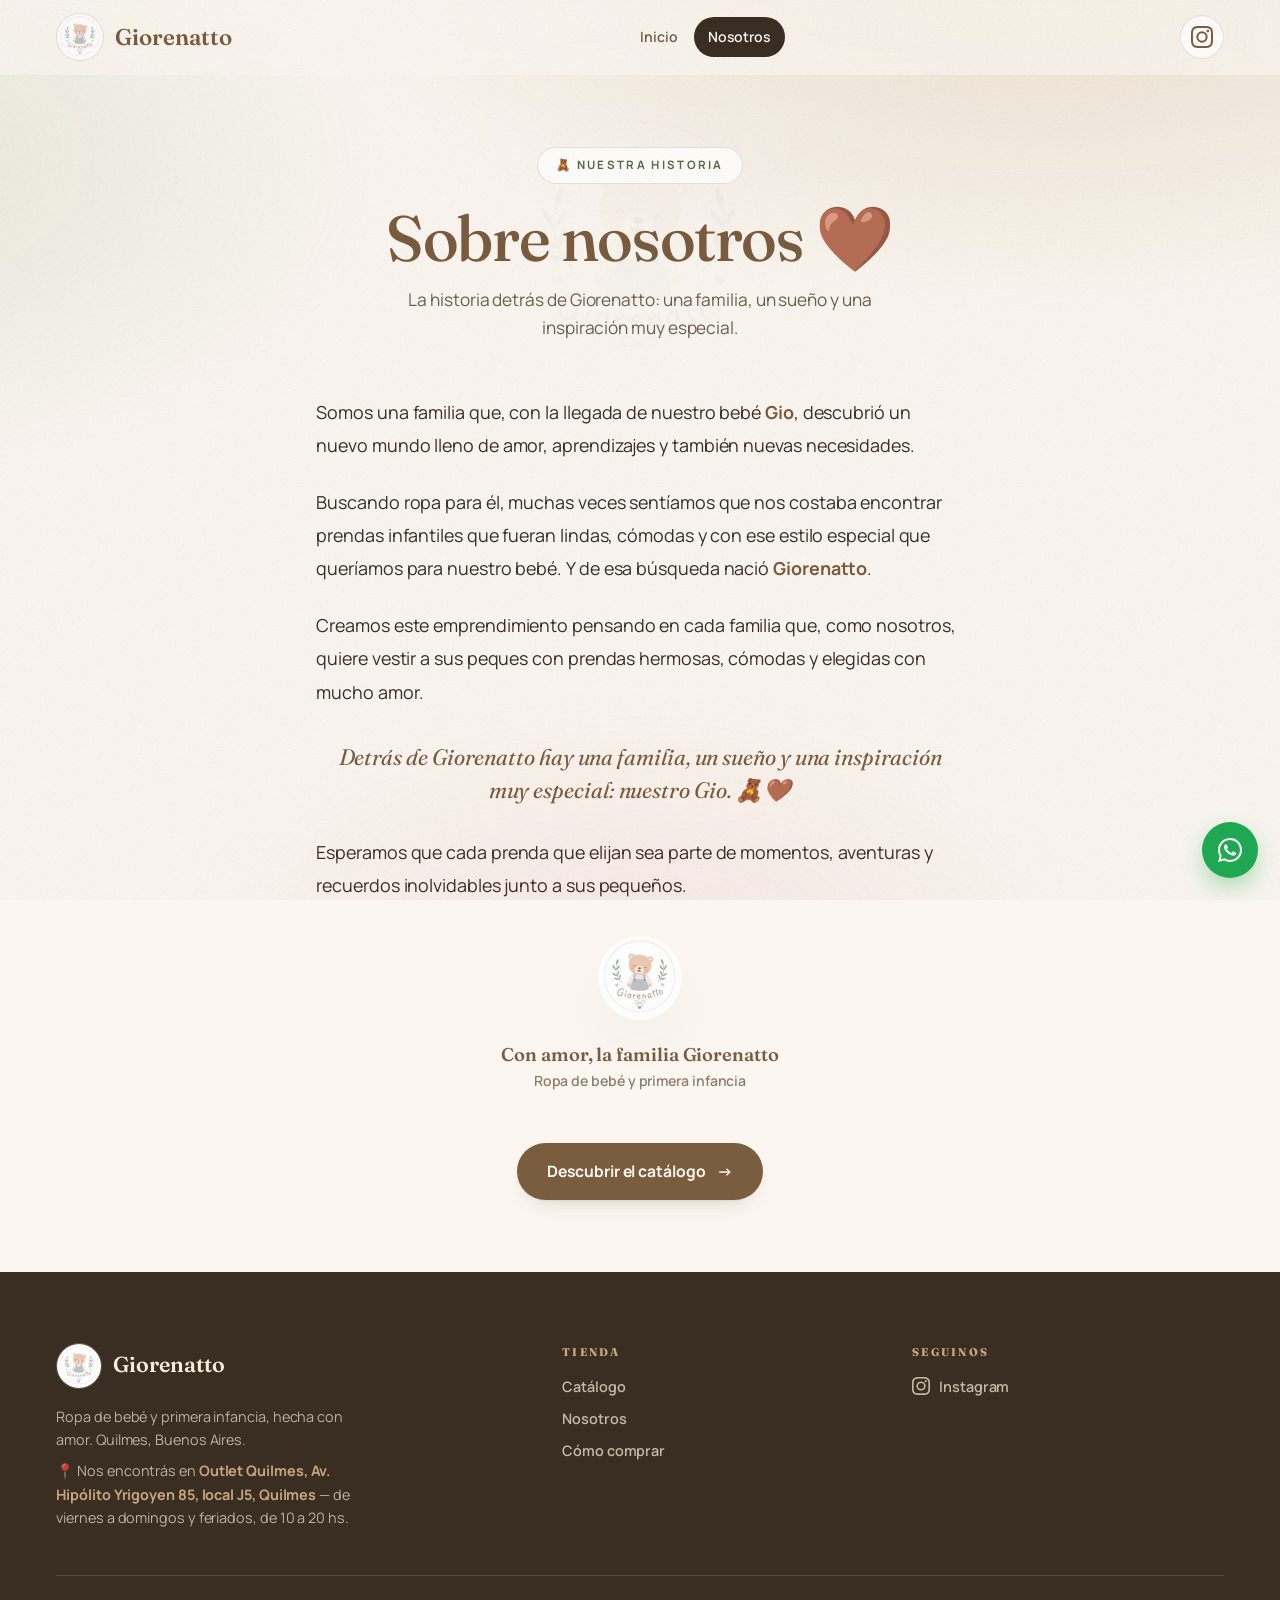
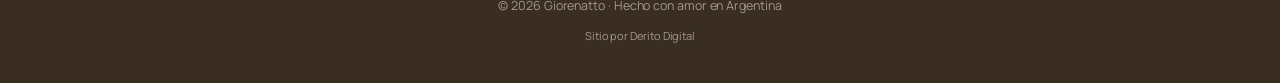
<file: nosotros.html>
<!DOCTYPE html>
<html lang="es">
<head>
<meta charset="UTF-8">
<meta name="viewport" content="width=device-width, initial-scale=1.0">
<link rel="icon" type="image/x-icon" href="favicon.ico">
<link rel="manifest" href="manifest.webmanifest">
<link rel="apple-touch-icon" href="logo-192.png">
<meta name="theme-color" content="#4a3f35">
<meta name="mobile-web-app-capable" content="yes">
<meta name="apple-mobile-web-app-capable" content="yes">
<meta name="apple-mobile-web-app-title" content="Giorenatto">
<title>Sobre nosotros · Giorenatto</title>
<meta name="description" content="Sobre nosotros: la historia de Giorenatto. Una familia, un sueño y una inspiración muy especial: nuestro Gio. Ropa de bebé hecha con amor.">
<meta property="og:title" content="Sobre nosotros · Giorenatto">
<meta property="og:description" content="Una familia, un sueño y una inspiración muy especial: nuestro Gio. 🧸🤎">
<meta property="og:type" content="website">
<meta property="og:url" content="https://giorenatto.com.ar/nosotros.html">
<link rel="canonical" href="https://giorenatto.com.ar/nosotros.html">
<meta property="og:image" content="https://giorenatto.com.ar/logo.webp">
<meta property="og:locale" content="es_AR">
<meta name="twitter:card" content="summary">
<link rel="preconnect" href="https://fonts.googleapis.com">
<link rel="preconnect" href="https://fonts.gstatic.com" crossorigin>
<link href="https://fonts.googleapis.com/css2?family=Fraunces:ital,opsz,wght@0,9..144,300..700;1,9..144,300..600&family=Manrope:wght@300..800&display=swap" rel="stylesheet" media="print" onload="this.media='all'">
<noscript><link href="https://fonts.googleapis.com/css2?family=Fraunces:ital,opsz,wght@0,9..144,300..700;1,9..144,300..600&family=Manrope:wght@300..800&display=swap" rel="stylesheet"></noscript>
<style>
  /* Nosotros — misma dirección visual que la home (Etapa 3 · Propuesta A).
     Solo se ajusta el CSS: el contenido no se toca. */
  :root{
    --papel:#fbf7f0;--papel-2:#f5ecdf;--papel-3:#efe2d0;--sup:#fffdfa;
    --tinta:#3a2e23;--tinta-2:#6d5f4f;--tinta-3:#8f7f6c;
    --oso:#c9a57f;--oso-deep:#7a5c3f;--oso-soft:#ecdbc4;
    --salvia:#9caf88;--salvia-deep:#586a4a;--salvia-soft:#e0e7d6;
    --rosa:#e3969a;--rosa-soft:#f7dfe0;
    --linea:rgba(58,46,35,.13);--linea-fuerte:rgba(58,46,35,.3);
    --wa:#1faa53;
    /* alias legados */
    --bg:var(--papel);--surface:var(--sup);--line:var(--linea);
    --ink:var(--tinta);--ink-2:var(--tinta-2);--ink-3:var(--tinta-3);
    --oso-dark:#a9835f;--salvia-dark:var(--salvia-deep);
    --radio:18px;--radio-lg:28px;
    --shadow-sm:0 1px 2px rgba(58,46,35,.05),0 10px 26px -14px rgba(58,46,35,.28);
    --shadow-md:0 30px 70px -30px rgba(58,46,35,.42);
    --cont:1280px;--gutter:clamp(20px,4.4vw,60px);
    --ease:cubic-bezier(.22,.68,.28,1);
    --display:'Fraunces',Georgia,serif;--texto:'Manrope',system-ui,sans-serif;
  }
  *{box-sizing:border-box;margin:0;padding:0}
  html{scroll-behavior:smooth;-webkit-text-size-adjust:100%}
  body{font-family:var(--texto);background:var(--papel);color:var(--tinta);line-height:1.62;-webkit-font-smoothing:antialiased;letter-spacing:-.005em;overflow-x:hidden;position:relative}
  body::before{content:"";position:fixed;inset:0;z-index:0;pointer-events:none;
    background:
      radial-gradient(1200px 620px at 82% -8%,rgba(201,165,127,.30),transparent 62%),
      radial-gradient(900px 520px at -12% 18%,rgba(156,175,136,.20),transparent 60%),
      radial-gradient(760px 460px at 50% 108%,rgba(227,150,154,.14),transparent 62%);}
  body::after{content:"";position:fixed;inset:0;z-index:400;pointer-events:none;opacity:.5;mix-blend-mode:multiply;
    background-image:url("data:image/svg+xml,%3Csvg xmlns='http://www.w3.org/2000/svg' width='180' height='180'%3E%3Cfilter id='n'%3E%3CfeTurbulence type='fractalNoise' baseFrequency='.82' numOctaves='3'/%3E%3CfeColorMatrix type='saturate' values='0'/%3E%3C/filter%3E%3Crect width='180' height='180' filter='url(%23n)' opacity='.22'/%3E%3C/svg%3E");}
  header,section,footer{position:relative;z-index:1}
  h1,h2,h3,h4,.serif{font-family:var(--display);font-weight:500;font-variation-settings:'opsz' 60;letter-spacing:-.022em}
  a{text-decoration:none;color:inherit}
  ::selection{background:var(--oso);color:#fff}
  :focus-visible{outline:2.5px solid var(--oso-deep);outline-offset:3px;border-radius:4px}
  .envoltura{width:100%;max-width:var(--cont);margin-inline:auto;padding-inline:var(--gutter)}

  header{position:sticky;top:0;z-index:55;background:rgba(251,247,240,.72);backdrop-filter:blur(14px);border-bottom:1px solid transparent;transition:border-color .3s,background .3s,box-shadow .3s}
  header.scrolled{border-bottom-color:var(--linea);background:rgba(251,247,240,.94);box-shadow:0 10px 30px -24px rgba(58,46,35,.5)}
  .nav{max-width:var(--cont);margin:0 auto;padding:13px var(--gutter);display:flex;align-items:center;gap:18px}
  .brand{display:flex;align-items:center;gap:11px;flex-shrink:0}
  .brand img{width:48px;height:48px;border-radius:50%;object-fit:cover;border:1px solid var(--linea)}
  .brand span{font-family:var(--display);font-variation-settings:'opsz' 40;font-weight:600;font-size:1.42rem;color:var(--oso-deep)}
  .nav-links{display:flex;align-items:center;gap:2px;margin:0 auto}
  .nav-link{font-size:.88rem;font-weight:600;color:var(--tinta-2);padding:9px 14px;border-radius:999px;transition:color .2s,background .2s;white-space:nowrap}
  .nav-link:hover{color:var(--tinta);background:var(--sup)}
  .nav-link.on{background:var(--tinta);color:#fbf7f0}
  .ig-btn{flex-shrink:0;display:flex;align-items:center;justify-content:center;width:44px;height:44px;border-radius:50%;color:var(--oso-deep);background:var(--sup);border:1px solid var(--linea);transition:all .25s}
  .ig-btn:hover{background:linear-gradient(45deg,#f09433,#e6683c,#dc2743,#cc2366,#bc1888);color:#fff;border-color:transparent;transform:translateY(-1px)}

  .nos-hero{max-width:var(--cont);margin:0 auto;padding:clamp(40px,6vw,72px) var(--gutter) 10px;text-align:center;position:relative;overflow:hidden}
  .nos-hero::before{content:"";position:absolute;inset:0;background:url("logo.webp") center 30px / 300px no-repeat;opacity:.06;pointer-events:none}
  .nos-hero>*{position:relative;z-index:1}
  .nos-hero .eyebrow{display:inline-flex;align-items:center;gap:9px;font-size:.72rem;font-weight:700;letter-spacing:.2em;text-transform:uppercase;color:var(--salvia-deep);background:var(--sup);border:1px solid var(--linea);padding:8px 18px;border-radius:999px;margin-bottom:22px;opacity:0;animation:fade .7s .1s forwards}
  .nos-hero h1{font-size:clamp(2.4rem,5.4vw,4rem);font-weight:500;color:var(--oso-deep);line-height:1;margin-bottom:16px;opacity:0;animation:fade .7s .15s forwards}
  .nos-hero .sub{font-size:1.08rem;color:var(--tinta-2);max-width:46ch;margin:0 auto;opacity:0;animation:fade .7s .25s forwards}
  @keyframes fade{to{opacity:1;transform:translateY(0)}}
  .nos-hero .eyebrow,.nos-hero h1,.nos-hero .sub{transform:translateY(14px)}

  .nos-story{max-width:760px;margin:0 auto;padding:44px var(--gutter) 30px}
  .nos-story p{font-size:1.12rem;color:var(--tinta);line-height:1.85;margin-bottom:24px;opacity:0;animation:fade .7s .3s forwards}
  .nos-story p b{color:var(--oso-deep);font-weight:700}
  .nos-story .destacado{font-family:var(--display);font-variation-settings:'opsz' 60;font-style:italic;font-size:1.4rem;color:var(--oso-deep);line-height:1.5;text-align:center;padding:8px 0 4px}
  .nos-firma{margin:34px 0 0;text-align:center;opacity:0;animation:fade .7s .5s forwards}
  .nos-firma img{width:84px;height:84px;border-radius:50%;object-fit:cover;box-shadow:var(--shadow-md)}
  .nos-firma .f-name{font-family:var(--display);font-weight:600;font-size:1.15rem;color:var(--oso-deep);margin-top:12px}
  .nos-firma .f-sub{font-size:.88rem;color:var(--tinta-3);font-weight:600}

  .nos-cta{text-align:center;padding:20px var(--gutter) 72px}
  .nos-cta a{display:inline-flex;align-items:center;gap:11px;background:var(--oso-deep);color:#fff9f1;font-weight:700;font-size:.98rem;padding:16px 30px;border-radius:999px;transition:transform .22s var(--ease),box-shadow .28s,background .2s;box-shadow:var(--shadow-sm)}
  .nos-cta a:hover{transform:translateY(-3px);box-shadow:var(--shadow-md);background:#6a4f35}
  .nos-cta .arrow{transition:transform .25s var(--ease)}.nos-cta a:hover .arrow{transform:translateX(5px)}

  footer{background:var(--tinta);color:#e9ddcc;padding:clamp(44px,5.5vw,72px) var(--gutter) 26px}
  .foot-inner{max-width:var(--cont);margin:0 auto;display:grid;grid-template-columns:1.5fr 1fr 1fr;gap:clamp(24px,3vw,46px)}
  .foot-brand .fb{display:flex;align-items:center;gap:11px;margin-bottom:16px}
  .foot-brand .fb img{width:46px;height:46px;border-radius:50%;border:1px solid rgba(233,221,204,.24)}
  .foot-brand .fb span{font-family:var(--display);font-weight:600;font-size:1.35rem;color:#f7eddd}
  .foot-brand p{font-size:.9rem;color:rgba(233,221,204,.74);max-width:34ch;margin-bottom:8px}
  .foot-brand p b{color:var(--oso)}
  .foot-col h4{font-size:.7rem;font-weight:800;letter-spacing:.2em;text-transform:uppercase;color:var(--oso);margin-bottom:14px}
  .foot-col a{display:block;font-size:.9rem;color:rgba(233,221,204,.8);font-weight:600;margin-bottom:9px;transition:color .2s;cursor:pointer}
  .foot-col a:hover{color:#fff}
  .social-link{display:flex;align-items:center;gap:9px}
  .social-link svg{flex-shrink:0}
  .foot-bottom{max-width:var(--cont);margin:38px auto 0;padding-top:20px;border-top:1px solid rgba(233,221,204,.16);font-size:.78rem;color:rgba(233,221,204,.6);text-align:center}

  .wa-float{position:fixed;bottom:22px;right:22px;z-index:70;background:var(--wa);color:#fff;width:56px;height:56px;border-radius:50%;display:grid;place-items:center;box-shadow:0 10px 30px -10px rgba(31,170,83,.8);transition:transform .2s var(--ease);animation:pulse 2.6s infinite}
  .wa-float:hover{transform:scale(1.07)}
  @keyframes pulse{0%{box-shadow:0 0 0 0 rgba(31,170,83,.45)}70%{box-shadow:0 0 0 16px rgba(31,170,83,0)}100%{box-shadow:0 0 0 0 rgba(31,170,83,0)}}

  @media(max-width:760px){
    .brand span{display:none}
    .nav-links{margin:0}
    .foot-inner{grid-template-columns:1fr;gap:28px}
  }
  @media (prefers-reduced-motion:reduce){*,*::before,*::after{animation-duration:.001ms!important;transition-duration:.001ms!important}}
</style>
</head>
<body>

<header id="header">
  <div class="nav">
    <a href="index.html" class="brand"><img src="logo.webp" alt="Giorenatto"><span>Giorenatto</span></a>
    <div class="nav-links">
      <a class="nav-link" href="index.html">Inicio</a>
      <a class="nav-link on" href="nosotros.html">Nosotros</a>
    </div>
    <a class="ig-btn" href="https://www.instagram.com/giorenatto" target="_blank" rel="noopener" title="Seguinos en Instagram @giorenatto">
      <svg viewBox="0 0 24 24" width="22" height="22" fill="currentColor" aria-hidden="true"><path d="M12 2.16c3.2 0 3.58.01 4.85.07 1.17.05 1.8.25 2.23.41.56.22.96.48 1.38.9.42.42.68.82.9 1.38.16.42.36 1.06.41 2.23.06 1.27.07 1.65.07 4.85s-.01 3.58-.07 4.85c-.05 1.17-.25 1.8-.41 2.23-.22.56-.48.96-.9 1.38-.42.42-.82.68-1.38.9-.42.16-1.06.36-2.23.41-1.27.06-1.65.07-4.85.07s-3.58-.01-4.85-.07c-1.17-.05-1.8-.25-2.23-.41-.56-.22-.96-.48-1.38-.9-.42-.42-.68-.82-.9-1.38-.16-.42-.36-1.06-.41-2.23-.06-1.27-.07-1.65-.07-4.85s.01-3.58.07-4.85c.05-1.17.25-1.8.41-2.23.22-.56.48-.96.9-1.38.42-.42.82-.68 1.38-.9.42-.16 1.06-.36 2.23-.41 1.27-.06 1.65-.07 4.85-.07M12 0C8.74 0 8.33.01 7.05.07c-1.28.06-2.15.26-2.91.56-.79.31-1.46.72-2.13 1.38C1.35 2.68.94 3.35.63 4.14c-.3.76-.5 1.63-.56 2.91C.01 8.33 0 8.74 0 12s.01 3.67.07 4.95c.06 1.28.26 2.15.56 2.91.31.79.72 1.46 1.38 2.13.67.66 1.34 1.07 2.13 1.38.76.3 1.63.5 2.91.56C8.33 23.99 8.74 24 12 24s3.67-.01 4.95-.07c1.28-.06 2.15-.26 2.91-.56.79-.31 1.46-.72 2.13-1.38.66-.67 1.07-1.34 1.38-2.13.3-.76.5-1.63.56-2.91.06-1.28.07-1.69.07-4.95s-.01-3.67-.07-4.95c-.06-1.28-.26-2.15-.56-2.91-.31-.79-.72-1.46-1.38-2.13C21.32 1.35 20.65.94 19.86.63c-.76-.3-1.63-.5-2.91-.56C15.67.01 15.26 0 12 0Zm0 5.84A6.16 6.16 0 1 0 18.16 12 6.16 6.16 0 0 0 12 5.84Zm0 10.16A4 4 0 1 1 16 12a4 4 0 0 1-4 4Zm6.4-11.85a1.44 1.44 0 1 0 1.44 1.44 1.44 1.44 0 0 0-1.44-1.44Z"/></svg>
    </a>
  </div>
</header>

<section class="nos-hero">
  <span class="eyebrow">🧸 Nuestra historia</span>
  <h1>Sobre nosotros 🤎</h1>
  <p class="sub">La historia detrás de Giorenatto: una familia, un sueño y una inspiración muy especial.</p>
</section>

<section class="nos-story">
  <p>Somos una familia que, con la llegada de nuestro bebé <b>Gio</b>, descubrió un nuevo mundo lleno de amor, aprendizajes y también nuevas necesidades.</p>
  <p>Buscando ropa para él, muchas veces sentíamos que nos costaba encontrar prendas infantiles que fueran lindas, cómodas y con ese estilo especial que queríamos para nuestro bebé. Y de esa búsqueda nació <b>Giorenatto</b>.</p>
  <p>Creamos este emprendimiento pensando en cada familia que, como nosotros, quiere vestir a sus peques con prendas hermosas, cómodas y elegidas con mucho amor.</p>
  <p class="destacado">Detrás de Giorenatto hay una familia, un sueño y una inspiración muy especial: nuestro Gio. 🧸🤎</p>
  <p>Esperamos que cada prenda que elijan sea parte de momentos, aventuras y recuerdos inolvidables junto a sus pequeños.</p>
  <div class="nos-firma">
    <img src="logo.webp" alt="Giorenatto">
    <div class="f-name">Con amor, la familia Giorenatto</div>
    <div class="f-sub">Ropa de bebé y primera infancia</div>
  </div>
</section>

<div class="nos-cta">
  <a href="index.html#catalogo">Descubrir el catálogo <span class="arrow">→</span></a>
</div>

<footer>
  <div class="foot-inner">
    <div class="foot-brand">
      <div class="fb"><img src="logo.webp" alt=""><span>Giorenatto</span></div>
      <p>Ropa de bebé y primera infancia, hecha con amor. Quilmes, Buenos Aires.</p>
      <p>📍 Nos encontrás en <b>Outlet Quilmes, Av. Hipólito Yrigoyen 85, local J5, Quilmes</b> — de viernes a domingos y feriados, de 10 a 20 hs.</p>
    </div>
    <div class="foot-col"><h4>Tienda</h4><a href="index.html#catalogo">Catálogo</a><a href="nosotros.html">Nosotros</a><a href="index.html#como">Cómo comprar</a></div>
    <div class="foot-col"><h4>Seguinos</h4>
      <a href="https://www.instagram.com/giorenatto" target="_blank" rel="noopener" class="social-link" style="display:flex;align-items:center;gap:9px"><svg viewBox="0 0 24 24" width="18" height="18" fill="currentColor" aria-hidden="true"><path d="M12 2.16c3.2 0 3.58.01 4.85.07 1.17.05 1.8.25 2.23.41.56.22.96.48 1.38.9.42.42.68.82.9 1.38.16.42.36 1.06.41 2.23.06 1.27.07 1.65.07 4.85s-.01 3.58-.07 4.85c-.05 1.17-.25 1.8-.41 2.23-.22.56-.48.96-.9 1.38-.42.42-.82.68-1.38.9-.42.16-1.06.36-2.23.41-1.27.06-1.65.07-4.85.07s-3.58-.01-4.85-.07c-1.17-.05-1.8-.25-2.23-.41-.56-.22-.96-.48-1.38-.9-.42-.42-.68-.82-.9-1.38-.16-.42-.36-1.06-.41-2.23-.06-1.27-.07-1.65-.07-4.85s.01-3.58.07-4.85c.05-1.17.25-1.8.41-2.23.22-.56.48-.96.9-1.38.42-.42.82-.68 1.38-.9.42-.16 1.06-.36 2.23-.41 1.27-.06 1.65-.07 4.85-.07M12 0C8.74 0 8.33.01 7.05.07c-1.28.06-2.15.26-2.91.56-.79.31-1.46.72-2.13 1.38C1.35 2.68.94 3.35.63 4.14c-.3.76-.5 1.63-.56 2.91C.01 8.33 0 8.74 0 12s.01 3.67.07 4.95c.06 1.28.26 2.15.56 2.91.31.79.72 1.46 1.38 2.13.67.66 1.34 1.07 2.13 1.38.76.3 1.63.5 2.91.56C8.33 23.99 8.74 24 12 24s3.67-.01 4.95-.07c1.28-.06 2.15-.26 2.91-.56.79-.31 1.46-.72 2.13-1.38.66-.67 1.07-1.34 1.38-2.13.3-.76.5-1.63.56-2.91.06-1.28.07-1.69.07-4.95s-.01-3.67-.07-4.95c-.06-1.28-.26-2.15-.56-2.91-.31-.79-.72-1.46-1.38-2.13C21.32 1.35 20.65.94 19.86.63c-.76-.3-1.63-.5-2.91-.56C15.67.01 15.26 0 12 0Zm0 5.84A6.16 6.16 0 1 0 18.16 12 6.16 6.16 0 0 0 12 5.84Zm0 10.16A4 4 0 1 1 16 12a4 4 0 0 1-4 4Zm6.4-11.85a1.44 1.44 0 1 0 1.44 1.44 1.44 1.44 0 0 0-1.44-1.44Z"/></svg> Instagram</a>
    </div>
  </div>
  <div class="foot-bottom">© 2026 Giorenatto · Hecho con amor en Argentina</div>
<div class="dd-firma"><style>.dd-firma{text-align:center;font-size:11px;line-height:1.5;padding:12px 16px;opacity:.6}.dd-firma a{color:inherit;text-decoration:none}.dd-firma a:hover{text-decoration:underline}</style><a href="https://deritodigital.com.ar/" target="_blank" rel="noopener">Sitio por Derito Digital</a></div>
</footer>

<a class="wa-float" href="https://wa.me/5491162705378?text=%C2%A1Hola%20Giorenatto!%20%F0%9F%90%BB%20Tengo%20una%20consulta" target="_blank" rel="noopener" title="Escribinos por WhatsApp">
  <svg viewBox="0 0 32 32" width="30" height="30" fill="currentColor" aria-hidden="true"><path d="M16.003 3.2c-7.06 0-12.8 5.74-12.8 12.8 0 2.257.59 4.463 1.71 6.408L3.2 28.8l6.56-1.71a12.74 12.74 0 0 0 6.24 1.59h.005c7.06 0 12.8-5.74 12.8-12.8 0-3.42-1.332-6.635-3.75-9.052A12.716 12.716 0 0 0 16.003 3.2Zm0 23.36h-.004a10.63 10.63 0 0 1-5.42-1.485l-.388-.23-4.028 1.055 1.075-3.928-.253-.403a10.6 10.6 0 0 1-1.626-5.67c0-5.867 4.774-10.64 10.646-10.64a10.57 10.57 0 0 1 7.522 3.122 10.57 10.57 0 0 1 3.116 7.526c0 5.868-4.774 10.646-10.64 10.646Zm5.837-7.972c-.32-.16-1.893-.934-2.186-1.04-.293-.107-.507-.16-.72.16-.213.32-.826 1.04-1.013 1.253-.187.213-.373.24-.693.08-.32-.16-1.35-.498-2.573-1.588-.951-.848-1.593-1.895-1.78-2.215-.187-.32-.02-.493.14-.652.144-.143.32-.373.48-.56.16-.187.213-.32.32-.533.107-.213.053-.4-.027-.56-.08-.16-.72-1.734-.986-2.374-.26-.624-.524-.539-.72-.549l-.613-.011c-.213 0-.56.08-.853.4-.293.32-1.12 1.094-1.12 2.667 0 1.573 1.146 3.093 1.306 3.307.16.213 2.253 3.44 5.46 4.823.763.33 1.358.526 1.822.674.766.243 1.463.209 2.014.127.614-.092 1.893-.774 2.16-1.52.267-.747.267-1.387.187-1.52-.08-.133-.293-.213-.613-.373Z"/></svg>
</a>

<script>
window.addEventListener("scroll",()=>{document.getElementById("header").classList.toggle("scrolled",window.scrollY>10);});
</script>
<!-- Cloudflare Web Analytics --><script type='module' src='https://static.cloudflareinsights.com/beacon.min.js' data-cf-beacon='{"token": "416a53950d4141e0ad17f852937c1c21"}'></script><!-- End Cloudflare Web Analytics -->
</body>
</html>
</file>
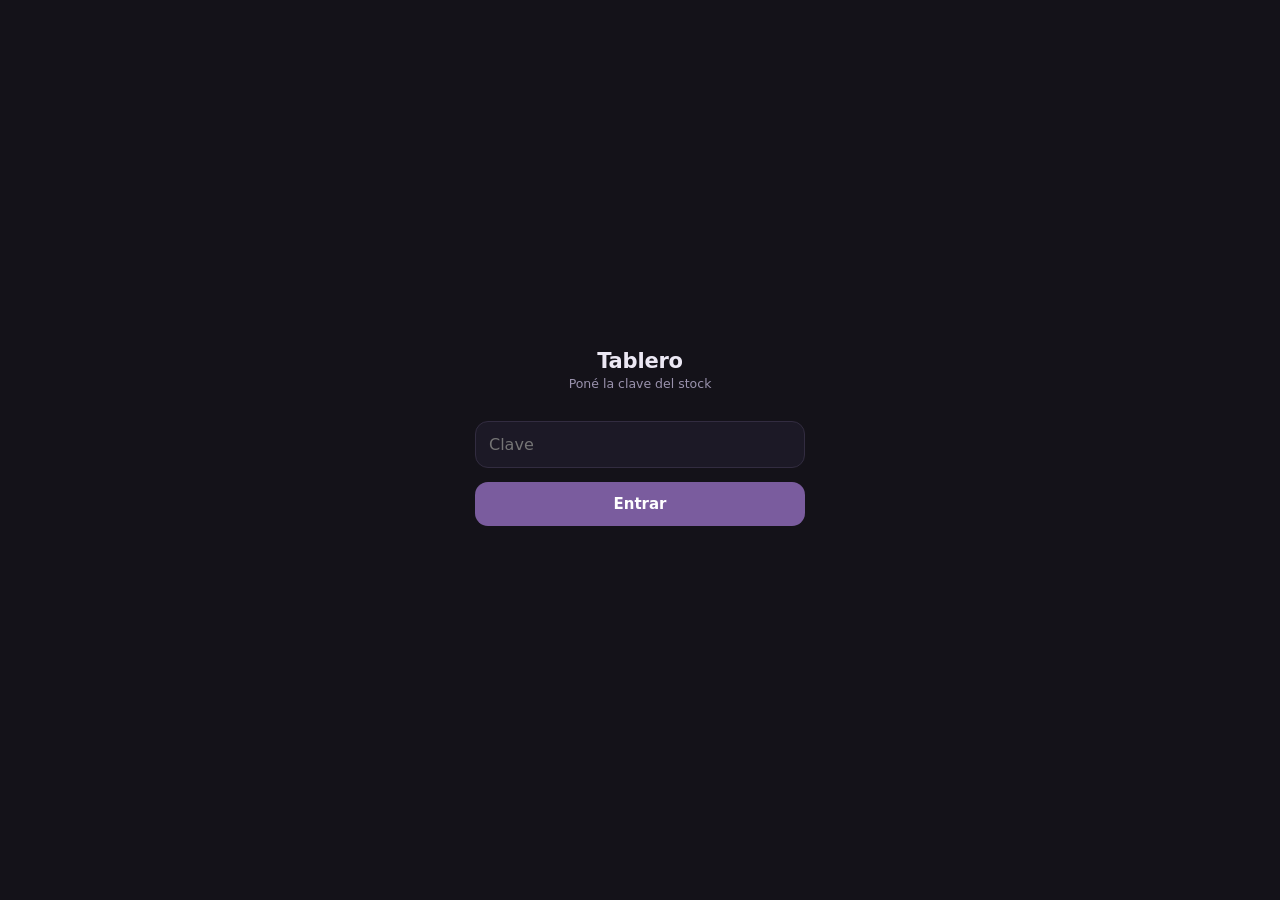
<file: tablero.html>
<!doctype html>
<html lang="es">
<head>
<meta charset="utf-8">
<meta name="viewport" content="width=device-width, initial-scale=1">
<meta name="robots" content="noindex,nofollow">
<meta name="theme-color" content="#141219">
<title>Giorenatto · Tablero</title>
<style>
*{box-sizing:border-box;-webkit-tap-highlight-color:transparent}
html,body{margin:0;background:#141219;color:#ece8f4}
body{font-family:system-ui,-apple-system,'Segoe UI',Roboto,sans-serif;font-size:15px}
.wrap{max-width:640px;margin:0 auto;padding:18px 14px 46px}
h1{font-size:21px;margin:0;font-weight:800;letter-spacing:-.01em}
.sub{color:#9a92ad;font-size:12.5px;margin:3px 0 16px}
.seg{display:flex;gap:6px;overflow-x:auto;margin-bottom:14px;padding-bottom:2px}
.seg button{flex:1 0 auto;padding:9px 13px;border-radius:11px;border:1px solid #322c40;background:#1c1926;color:#cfc7e0;font-size:13px;font-weight:700;font-family:inherit}
.seg button.on{background:#7a5c9e;border-color:#7a5c9e;color:#fff}
.kpis{display:grid;grid-template-columns:1fr 1fr;gap:10px}
.kpi{background:#1c1926;border:1px solid #2a2437;border-radius:15px;padding:13px}
.kpi .l{font-size:10.5px;color:#9a92ad;text-transform:uppercase;letter-spacing:.06em;font-weight:700}
.kpi .v{font-size:21px;font-weight:800;margin-top:5px;letter-spacing:-.02em}
.pos{color:#3ddc84}.neg{color:#ff6b6b}
.stats{display:grid;grid-template-columns:1fr 1fr;gap:10px;margin-top:10px}
.stat{background:#191622;border:1px solid #262131;border-radius:13px;padding:11px}
.stat .l{font-size:10.5px;color:#9a92ad;font-weight:600}
.stat .v{font-size:15px;font-weight:800;margin-top:4px}
.sec{margin:24px 0 9px;font-size:12px;font-weight:800;color:#b9b1cc;text-transform:uppercase;letter-spacing:.07em}
.card{background:#1c1926;border:1px solid #2a2437;border-radius:15px;overflow:hidden}
.dia{display:flex;align-items:center;justify-content:space-between;gap:10px;padding:11px 13px;border-bottom:1px solid #241f30}
.dia:last-child{border-bottom:0}
.dia .izq{min-width:0}
.dia .f{font-weight:700;font-size:14px;text-transform:capitalize}
.dia .m{font-size:11px;color:#8f87a3;margin-top:3px}
.dia .der{text-align:right;flex:0 0 auto}
.dia .fact{font-size:13px;font-weight:700}
.badge{display:inline-block;margin-top:4px;padding:2px 9px;border-radius:999px;font-size:12px;font-weight:800}
.badge.p{background:rgba(61,220,132,.13);color:#3ddc84}
.badge.n{background:rgba(255,107,107,.13);color:#ff6b6b}
.badge.z{background:rgba(154,146,173,.13);color:#9a92ad}
.chip{display:inline-flex;align-items:center;gap:7px;background:#241f30;border-radius:999px;padding:6px 11px;font-size:12.5px;margin:0 7px 7px 0}
.chip b{cursor:pointer;color:#ff8f8f;font-weight:800}
.add{display:flex;gap:8px;margin-top:6px}
.add input{flex:1;background:#141219;border:1px solid #322c40;color:#ece8f4;border-radius:11px;padding:10px;font-family:inherit;font-size:14px}
.add button{background:#7a5c9e;border:0;color:#fff;border-radius:11px;padding:0 15px;font-weight:800;font-family:inherit;font-size:14px}
.top{display:flex;justify-content:space-between;gap:10px;padding:10px 13px;border-bottom:1px solid #241f30;font-size:13.5px}
.top:last-child{border-bottom:0}
.vacio{padding:14px 13px;color:#8f87a3;font-size:13px}
.pie{color:#6f6885;font-size:11px;line-height:1.6;margin-top:22px}
.acc{margin-top:16px;display:flex;gap:8px}
.ref{background:none;border:1px solid #322c40;color:#cfc7e0;border-radius:11px;padding:9px 14px;font-size:12.5px;font-weight:700;font-family:inherit}
#porton{position:fixed;inset:0;z-index:50;background:#141219;display:flex;align-items:center;justify-content:center;padding:24px}
#porton[hidden]{display:none}
.login{width:100%;max-width:330px;text-align:center}
.login input{width:100%;margin:14px 0;padding:13px;border-radius:13px;border:1px solid #322c40;background:#1c1926;color:#fff;font-size:16px;font-family:inherit}
.login button{width:100%;padding:13px;border:0;border-radius:13px;background:#7a5c9e;color:#fff;font-size:15px;font-weight:800;font-family:inherit}
.err{color:#ff6b6b;font-size:13px;min-height:18px;margin-top:8px}
</style>
</head>
<body>
<div class="wrap" id="app" hidden>
  <h1>Tablero</h1>
  <div class="sub" id="sub">Cargando…</div>
  <div class="seg" id="seg">
    <button data-p="dia">Hoy</button>
    <button data-p="semana">Semana</button>
    <button data-p="mes">Mes actual</button>
    <button data-p="todo" class="on">Todo</button>
  </div>
  <label id="mesWrap" style="display:none;align-items:center;gap:9px;margin:-6px 0 14px;color:#b9b1cc;font-size:13px;font-weight:700">Ver mes <input type="month" id="mesElegido" style="background:#1c1926;border:1px solid #322c40;color:#ece8f4;border-radius:10px;padding:8px;font:inherit"></label>
  <div class="kpis">
    <div class="kpi"><div class="l">Facturado</div><div class="v" id="kFact">—</div></div>
    <div class="kpi"><div class="l">Ganancia</div><div class="v" id="kGan">—</div></div>
    <div class="kpi"><div class="l">Alquiler</div><div class="v" id="kAlq">—</div></div>
    <div class="kpi"><div class="l">Neto</div><div class="v" id="kNet">—</div></div>
  </div>
  <div class="stats">
    <div class="stat"><div class="l">Prendas vendidas</div><div class="v" id="sPre">—</div></div>
    <div class="stat"><div class="l">Margen bruto</div><div class="v" id="sMar">—</div></div>
    <div class="stat"><div class="l">Días de puesto</div><div class="v" id="sDia">—</div></div>
    <div class="stat"><div class="l">Neto por día de puesto</div><div class="v" id="sNet">—</div></div>
  </div>
  <div class="sec">Día por día</div>
  <div class="card" id="lista"></div>
  <div class="sec">Feriados (suman día de puesto)</div>
  <div class="card" style="padding:13px">
    <div id="chips"></div>
    <div class="add"><input type="date" id="nFer"><button id="bFer">Agregar</button></div>
  </div>
  <div class="sec">Lo más vendido</div>
  <div class="card" id="top"></div>
  <div class="pie">Alquiler del puesto: $38.000 por día. Se abre <b>viernes a domingo y feriados</b>.<br>Los datos son las ventas cargadas desde el celular (local y WhatsApp). Las ventas de la web todavía no entran acá.</div>
  <div class="acc"><button class="ref" id="bRef">Actualizar</button><button class="ref" id="bSalir">Salir</button></div>
</div>
<div id="porton">
  <div class="login">
    <h1>Tablero</h1>
    <div class="sub">Poné la clave del stock</div>
    <input type="password" id="clave" placeholder="Clave" autocomplete="current-password">
    <button id="bEntrar">Entrar</button>
    <div class="err" id="err"></div>
  </div>
</div>
<script>
(function(){
  var API = "https://backend-omega-smoky-28.vercel.app";
  var CLAVE = "gio_stock_token";
  var ALQ = 38000;
  var DEF = ["2026-10-12"];
  var DIAS = ["dom","lun","mar","mié","jue","vie","sáb"];
  var ventas = [], periodo = "todo", mesElegido = hoy().slice(0,7);
  function $(id){ return document.getElementById(id); }
  function token(){ try{ return localStorage.getItem(CLAVE) || ""; }catch(e){ return ""; } }
  function setTok(t){ try{ localStorage.setItem(CLAVE,t); }catch(e){} }
  function delTok(){ try{ localStorage.removeItem(CLAVE); }catch(e){} }
  function dos(n){ return (n<10?"0":"")+n; }
  function iso(d){ return d.getFullYear()+"-"+dos(d.getMonth()+1)+"-"+dos(d.getDate()); }
  function hoy(){ return iso(new Date()); }
  function feriados(){ try{ var x = JSON.parse(localStorage.getItem("gio_feriados")); return Array.isArray(x)?x:DEF.slice(); }catch(e){ return DEF.slice(); } }
  function setFer(a){ try{ localStorage.setItem("gio_feriados", JSON.stringify(a)); }catch(e){} }
  function esPuesto(f){ var w = new Date(f+"T12:00:00").getDay(); return w===5 || w===6 || w===0 || feriados().indexOf(f) >= 0; }
  function money(n){ return "$" + new Intl.NumberFormat("es-AR",{maximumFractionDigits:0}).format(Math.round(n||0)); }
  function nombreDia(f){ var p = f.split("-"); return DIAS[new Date(+p[0],+p[1]-1,+p[2]).getDay()]; }
  function fmtFecha(f){ var p = f.split("-"); return p[2]+"/"+p[1]; }
  function esc(s){ return String(s==null?"":s).replace(/[&<>\"\x27]/g, function(c){ return {"&":"&amp;","<":"&lt;",">":"&gt;","\"":"&quot;","\x27":"&#39;"}[c]; }); }
  function dias(a,b){ var d = new Date(a+"T12:00:00"), f = new Date(b+"T12:00:00"), o = []; while(d<=f){ o.push(iso(d)); d.setDate(d.getDate()+1); } return o; }
  function tot(vs){ var u=0,f=0,c=0; (vs||[]).forEach(function(v){ var q=Number(v.cantidad)||1; u+=q; f+=(Number(v.precio)||0)*q; c+=(Number(v.costo)||0)*q; }); return {u:u,f:f,c:c,g:f-c}; }
  function agrupar(vs){ var m={}; (vs||[]).forEach(function(v){ var d=v.dia||""; (m[d]=m[d]||[]).push(v); }); return m; }
  function rango(p){
    var h = hoy();
    if(p==="dia") return [h,h];
    if(p==="semana"){ var d = new Date(h+"T12:00:00"); d.setDate(d.getDate()-6); return [iso(d),h]; }
    if(p==="mes") { var m=mesElegido || h.slice(0,7), ini=m+"-01", fin=new Date(+m.slice(0,4),+m.slice(5,7),0), ultimo=iso(fin); return [ini, ultimo>h ? h : ultimo]; }
    var f = ventas.map(function(v){ return v.dia; }).sort()[0] || h;
    return [f,h];
  }
  function pintar(){
    var r = rango(periodo), a = r[0], b = r[1];
    var vs = ventas.filter(function(v){ return v.dia >= a && v.dia <= b; });
    var t = tot(vs), dd = dias(a,b), dp = dd.filter(esPuesto).length, alq = dp*ALQ, net = t.g-alq;
    $("kFact").textContent = money(t.f);
    $("kGan").textContent = money(t.g);
    $("kAlq").textContent = money(alq);
    $("kNet").textContent = money(net);
    $("kNet").className = "v " + (net>=0?"pos":"neg");
    $("sPre").textContent = t.u;
    $("sMar").textContent = (t.f ? Math.round(100*t.g/t.f) : 0) + "%";
    $("sDia").textContent = dp;
    $("sNet").textContent = dp ? money(net/dp) : "—";
    $("sNet").className = "v " + (net>=0?"pos":"neg");
    $("sub").textContent = fmtFecha(a) + " al " + fmtFecha(b) + " · " + vs.length + " ventas";
    var m = agrupar(vs), out = "";
    dd.slice().reverse().forEach(function(d1){
      var dv = m[d1] || [], dt = tot(dv), pue = esPuesto(d1), n = pue ? dt.g-ALQ : dt.g;
      var cls = n>0 ? "p" : (n<0 ? "n" : "z");
      var meta = dv.length ? dv.length + " ventas · " + dt.u + " u" : "sin ventas";
      meta += pue ? " · puesto −" + money(ALQ) : " · sin puesto";
      out += '<div class="dia"><div class="izq"><div class="f">' + nombreDia(d1) + " " + fmtFecha(d1) + '</div><div class="m">' + meta + '</div></div><div class="der"><div class="fact">' + money(dt.f) + '</div><span class="badge ' + cls + '">' + money(n) + "</span></div></div>";
    });
    $("lista").innerHTML = out || '<div class="vacio">Sin días para mostrar</div>';
    var pr = {};
    vs.forEach(function(v){ var k = (v.productoId||"") + "|" + (v.nombre||""); var q = Number(v.cantidad)||1; pr[k] = pr[k] || {u:0,f:0}; pr[k].u += q; pr[k].f += (Number(v.precio)||0)*q; });
    var arr = Object.keys(pr).map(function(k){ return {k:k,u:pr[k].u,f:pr[k].f}; }).sort(function(x,y){ return y.f-x.f; }).slice(0,6);
    var to = "";
    arr.forEach(function(x){ var n = x.k.split("|"); to += '<div class="top"><span>' + esc(n[1]) + '</span><span><b>' + x.u + "u</b> · " + money(x.f) + "</span></div>"; });
    $("top").innerHTML = to || '<div class="vacio">Sin ventas en este período</div>';
  }
  function pintarFer(){
    var f = feriados();
    if(!f.length){ $("chips").innerHTML = '<div class="vacio" style="padding:0 0 8px">Sin feriados cargados</div>'; return; }
    var h = "";
    f.slice().sort().forEach(function(x){ h += '<span class="chip">' + fmtFecha(x) + ' <b data-q="' + x + '">×</b></span>'; });
    $("chips").innerHTML = h;
  }
  function cargar(){
    $("sub").textContent = "Cargando…";
    fetch(API + "/api/stock/ventas?token=" + encodeURIComponent(token()) + "&desde=2026-09-01&hasta=" + hoy(), { cache:"no-store" })
      .then(function(r){ return r.json(); })
      .then(function(j){
        if(!j || !j.ok){ if(j && /vencida/i.test(j.error||"")){ salir(); } else { $("sub").textContent = "No pude leer los datos"; } return; }
        ventas = j.ventas || [];
        pintar(); pintarFer();
      })
      .catch(function(){ $("sub").textContent = "Sin conexión — probá de nuevo"; });
  }
  function entrar(){
    var p = $("clave").value || "";
    $("err").textContent = "";
    fetch(API + "/api/stock/login", { method:"POST", headers:{"Content-Type":"application/json"}, body: JSON.stringify({password:p}) })
      .then(function(r){ return r.json(); })
      .then(function(j){ if(j && j.token){ setTok(j.token); $("porton").hidden = true; cargar(); } else { $("err").textContent = (j && j.error) || "Clave incorrecta"; } })
      .catch(function(){ $("err").textContent = "No pude conectar"; });
  }
  function salir(){ delTok(); ventas = []; $("app").hidden = true; $("porton").hidden = false; $("clave").value = ""; }
  $("bEntrar").addEventListener("click", entrar);
  $("clave").addEventListener("keydown", function(e){ if(e.key === "Enter") entrar(); });
  $("bRef").addEventListener("click", cargar);
  $("bSalir").addEventListener("click", salir);
  Array.prototype.forEach.call(document.querySelectorAll("#seg button"), function(b){
    b.addEventListener("click", function(){
      periodo = b.getAttribute("data-p");
      $("mesWrap").style.display = periodo === "mes" ? "flex" : "none";
      Array.prototype.forEach.call(document.querySelectorAll("#seg button"), function(x){ x.classList.remove("on"); });
      b.classList.add("on"); pintar();
    });
  });
  $("mesElegido").min = "2026-09";
  $("mesElegido").max = hoy().slice(0,7);
  $("mesElegido").value = mesElegido;
  $("mesElegido").addEventListener("change", function(){ mesElegido=this.value || hoy().slice(0,7); pintar(); });
  $("bFer").addEventListener("click", function(){
    var v = $("nFer").value; if(!v) return;
    var f = feriados(); if(f.indexOf(v) < 0) f.push(v); setFer(f); $("nFer").value = ""; pintarFer(); pintar();
  });
  $("chips").addEventListener("click", function(e){
    var q = e.target && e.target.getAttribute && e.target.getAttribute("data-q");
    if(!q) return;
    setFer(feriados().filter(function(x){ return x !== q; })); pintarFer(); pintar();
  });
  var p = document.getElementById("porton");
  if(token()){ p.hidden = true; $("app").hidden = false; cargar(); } else { p.hidden = false; $("app").hidden = true; }
})();
</script>
</body>
</html>
</file>
<file: assets/giorenatto5.css>
/* Giorenatto 5.0 — capa visual boutique celeste. Base ecommerce original conservada. */
:root{--papel:#faf7f2;--papel-2:#edf5f8;--papel-3:#e0eef4;--sup:#fffdfa;--tinta:#354c59;--tinta-2:#637985;--tinta-3:#8195a1;--oso:#86a9ba;--oso-deep:#587d91;--salvia-deep:#587d91;--linea:#d8e5e9;--g5-blue:#c8dfea;--g5-ice:#e8f2f6;--g5-cream:#faf7f2;--g5-ink:#354c59;--g5-accent:#587d91}
html{scroll-behavior:smooth;scroll-padding-top:140px}body{background:var(--g5-cream);color:var(--g5-ink)}
.gio5-staging{background:#284456;color:#fff;font:700 11px/1.2 sans-serif;text-align:center;padding:7px 10px;letter-spacing:.09em}
.gio5-wrap{max-width:1280px;margin:0 auto;padding-left:clamp(18px,3vw,42px);padding-right:clamp(18px,3vw,42px)}
.gio5-announcement{height:37px;overflow:hidden;background:var(--g5-blue);color:#38566a;font-size:.75rem;font-weight:650;letter-spacing:.035em;position:relative;display:flex;align-items:center}
.gio5-ticker{overflow:hidden;width:100%;white-space:nowrap;mask-image:linear-gradient(90deg,transparent,#000 5%,#000 95%,transparent)}
.gio5-ticker-track{display:flex;width:max-content;animation:gio5-marquee 32s linear infinite;will-change:transform}
.gio5-ticker:hover .gio5-ticker-track{animation-play-state:paused}
.gio5-ticker-group{display:flex;align-items:center;flex:none}
.gio5-ticker-group span{display:flex;align-items:center;gap:34px;padding:0 30px}
.gio5-ticker-group span::after{content:'✧';color:#7597a9;font-size:.65rem}
.gio5-sr-only{position:absolute;width:1px;height:1px;padding:0;margin:-1px;overflow:hidden;clip:rect(0,0,0,0);white-space:nowrap;border:0}
@keyframes gio5-marquee{to{transform:translateX(-50%)}}
@media(prefers-reduced-motion:reduce){.gio5-ticker-track{animation:none!important;transform:none!important}.gio5-ticker-group:nth-child(2){display:none}}

.gio5-header.encabezado{position:sticky;top:0;z-index:75;background:rgba(255,253,250,.97);border-bottom:1px solid #e8eff1;box-shadow:0 6px 24px #48687a0b;backdrop-filter:blur(15px)}
.gio5-header-main{display:grid;grid-template-columns:1fr auto 1fr;min-height:92px;align-items:center;gap:10px}
.gio5-left,.gio5-right{display:flex;align-items:center;gap:12px}.gio5-right{justify-content:flex-end}
.gio5-mini{font-size:.63rem;letter-spacing:.18em;color:#8297a1;font-weight:750}
.gio5-logo{justify-self:center;min-width:0;text-align:center;color:#526c7e;text-decoration:none;display:flex;align-items:center;justify-content:center}
.gio5-logo img{max-width:210px;max-height:75px;width:auto;height:auto;object-fit:contain}
.gio5-wordmark{display:flex;flex-direction:column;font-family:Georgia,'Times New Roman',serif;font-style:italic;letter-spacing:-.045em;font-size:clamp(2rem,3.5vw,2.85rem);font-weight:500;line-height:1;color:#5a6f7e}.gio5-logoline{font:700 .52rem/2 sans-serif;letter-spacing:.31em;font-style:normal;color:#839aa6}
.gio5-iconbutton{border:0;background:transparent;padding:8px;cursor:pointer;color:#567383;border-radius:9px;display:inline-flex;align-items:center;justify-content:center}.gio5-iconbutton svg{width:24px;height:24px;fill:none;stroke:currentColor;stroke-linecap:round;stroke-width:1.6;stroke-linejoin:round}.gio5-iconbutton:hover{background:#e8f2f6}
.gio5-search{display:flex;align-items:center;gap:9px;border:1px solid #d7e4eb;border-radius:30px;background:#fff;padding:9px 15px;color:#6a8390;width:190px}.gio5-search svg{width:17px;height:17px;flex:none;fill:none;stroke:currentColor;stroke-width:2}.gio5-search input{border:0;background:transparent;outline:0;width:100%;font-size:.82rem;color:var(--g5-ink);font-family:inherit}.gio5-search:focus-within{outline:2px solid #95bdce;outline-offset:2px}.gio5-search-btn{display:none}
.gio5-cart{position:relative;display:flex;align-items:center;gap:9px;border:1px solid #577f95;background:#587d91;color:white;padding:11px 18px;border-radius:999px;cursor:pointer;font-size:.84rem;font-weight:700;white-space:nowrap;transition:background .2s,transform .2s}.gio5-cart svg{width:20px;height:20px;fill:none;stroke:currentColor;stroke-linecap:round;stroke-linejoin:round;stroke-width:1.7}.gio5-cart:hover{background:#42687d;transform:translateY(-2px)}.gio5-cart .cart-count{background:#fff;color:#55788b;min-width:19px;height:19px;border-radius:50%;display:grid;place-items:center;font-size:.65rem}
.gio5-menu{display:flex;justify-content:center;align-items:center;gap:clamp(14px,2.4vw,37px);min-height:49px;border-top:1px solid #f1f4f5;padding:0 16px}.gio5-menu a{font-size:.82rem;color:#556e7d;font-weight:650;text-decoration:none;transition:color .2s;white-space:nowrap;padding:8px 2px}.gio5-menu a:hover,.gio5-menu a:focus-visible{color:#345469;text-decoration:underline;text-underline-offset:7px}.gio5-menu a[href="nosotros.html"]{background:#e7f0f4;padding:8px 15px;border-radius:99px}
.gio5-hero{max-width:1600px;margin:0 auto;position:relative;overflow:hidden;background:#e8f2f6;min-height:520px;isolation:isolate;display:flex;align-items:center;justify-content:flex-end}
.gio5-hero-img{position:absolute;inset:0;width:100%;height:100%;object-fit:cover;object-position:41% 50%;z-index:-2}
.gio5-hero-overlay{position:absolute;inset:0;z-index:-1;background:linear-gradient(90deg,transparent 0%,rgba(246,248,247,.05) 38%,rgba(236,246,249,.31) 55%,rgba(233,244,247,.86) 80%,rgba(231,243,247,.93) 100%)}
.gio5-hero-content{width:min(47%,575px);padding:60px clamp(30px,6vw,100px) 60px 15px;z-index:2;min-width:440px;animation:gio5-in .85s ease-out both}
.gio5-eyebrow{font-size:.68rem;font-weight:800;color:#668699;letter-spacing:.24em;text-transform:uppercase}
.gio5-hero h1{font-family:Georgia,'Times New Roman',serif;font-weight:400;letter-spacing:-.065em;color:#4e6f82;font-size:clamp(3.4rem,5.5vw,5.6rem);line-height:1.05;margin:19px 0 17px;max-width:520px}
.gio5-hero h1 em{font-weight:400;color:#708ea0;display:block;font-style:italic}
.gio5-hero-content>p:not(.gio5-eyebrow){font-size:clamp(.89rem,1.2vw,1.04rem);line-height:1.75;max-width:390px;color:#526e7a}
.gio5-primary{display:inline-flex;align-items:center;justify-content:center;gap:26px;padding:15px 29px;border-radius:999px;margin:24px 0 12px;background:#587d91;color:white;font-size:.91rem;font-weight:800;text-decoration:none;box-shadow:0 12px 28px #507c9560;transition:background .2s,transform .2s,box-shadow .2s}.gio5-primary:hover,.gio5-primary:focus-visible{background:#416779;color:white;transform:translateY(-3px);box-shadow:0 16px 35px #507c9577}.gio5-primary span{font-size:1.3rem;transition:transform .2s}.gio5-primary:hover span{transform:translateX(4px)}
.gio5-mini-trust{font-size:.77rem!important;color:#728f9d!important;margin:0}
.gio5-benefits{display:grid;grid-template-columns:repeat(4,minmax(0,1fr));background:#f9fcfd;border:1px solid #e7eff2;border-radius:0 0 26px 26px;box-shadow:0 15px 34px #5573850b;gap:0;padding-top:25px;padding-bottom:25px}
.gio5-benefits article{display:flex;align-items:center;justify-content:center;gap:13px;padding:5px 15px;border-right:1px solid #dbe9ef;min-width:0}.gio5-benefits article:last-child{border-right:0}.gio5-benefits strong{display:block;font-size:.79rem;color:#536f7e;line-height:1.45}.gio5-benefits small{display:block;font-size:.66rem;color:#879ba5;line-height:1.5}.gio5-bicon{width:52px;height:52px;display:grid;place-items:center;background:#eaf4f8;border-radius:50%;flex:none;transition:transform .25s}.gio5-bicon svg{width:27px;height:27px;fill:none;stroke:#7597a9;stroke-width:1.7;stroke-linecap:round;stroke-linejoin:round}.gio5-benefits article:hover .gio5-bicon{transform:translateY(-3px)}
.gio5-categories{padding-top:70px;padding-bottom:64px}.gio5-heading{text-align:center;margin-bottom:34px}.gio5-heading h2{font:400 clamp(2.3rem,4.2vw,3.7rem)/1.2 Georgia,'Times New Roman',serif;color:#4f6f80;letter-spacing:-.04em;margin-top:8px}.gio5-heading h2 em{font-style:italic;color:#8ca8b8}.gio5-heading>p{margin-top:9px;color:#81929d;font-size:.92rem}
.gio5-categories-grid{display:grid;grid-template-columns:repeat(5,minmax(0,1fr));gap:17px}.gio5-cat{text-decoration:none;display:block;text-align:center;color:#4c697a;transition:transform .25s}.gio5-cat:hover,.gio5-cat:focus-visible{transform:translateY(-5px)}.gio5-cat-picture{aspect-ratio:1/1.02;background:linear-gradient(145deg,#eff7fa,#dfeef4);border:1px solid #dce9ee;border-radius:24px;display:grid;place-items:center;overflow:hidden;box-shadow:0 8px 20px #7696a31a;transition:box-shadow .25s}.gio5-cat:hover .gio5-cat-picture{box-shadow:0 16px 32px #7696a337}.gio5-cat-picture img{width:80%;height:80%;object-fit:contain;transition:transform .28s}.gio5-cat:hover img{transform:scale(1.05)}.gio5-cat-label{font-size:.93rem;font-weight:750;margin-top:13px;display:flex;justify-content:center;gap:10px}.gio5-cat-label span{color:#91b0c0}.gio5-category-foot{display:flex;justify-content:center;padding-top:26px}.gio5-textlink{color:#567d94;text-decoration:none;border-bottom:1px solid #9fbbcb;padding-bottom:4px;font-size:.9rem;font-weight:800}
/* Original application controls recolored consistently */
.cabecera h2,.group-head h2,.modal h2,.faq h2{color:#4d6b7b}.rotulo,.group-head .count{color:#7898aa}.section.destacados{background:linear-gradient(180deg,#f3f8fa,#faf7f2);padding-bottom:48px}.destacado .foto,.card .thumb{background:#edf5f7}.card{background:#fffefc;border-color:#dce8ed!important;box-shadow:0 12px 26px #47657510}.card:hover{box-shadow:0 18px 35px #47657525}.btn-primario,.modal-add,.add,.cart-btn{background:#587d91!important;color:#fff!important;border-color:#587d91!important}.btn-primario:hover,.modal-add:hover,.add:hover,.cart-btn:hover{background:#466c80!important}.stock-tag{font-size:.71rem}.catbar{background:#fafcfd!important}.chip.on,.pill.on{background:#587d91!important;color:white!important;border-color:#587d91!important}
.pasos-tira{background:#eaf4f8!important;border-color:#d8e7ef!important}.pasos{gap:15px}.pasos .paso{border:1px solid #dce9ef!important;border-radius:22px;background:#fff;box-shadow:0 12px 28px #648a9b12;padding:24px 18px!important;transition:transform .25s,box-shadow .25s}.pasos .paso:hover{transform:translateY(-4px);box-shadow:0 18px 32px #648a9b2d}.paso .ico{display:grid;place-items:center;height:56px;width:56px;border-radius:18px;background:#e9f3f7!important;color:#6d91a4}.paso .ico svg{width:29px;height:29px;stroke:currentColor;stroke-width:1.6;stroke-linejoin:round;stroke-linecap:round;fill:none}.paso .ico:after{display:none}.pasos .paso h4{color:#4c6b7b}.pasos .paso p{color:#718894}.faq details{border-color:#deeaef}
.familia{display:none}.cinta{display:none}
/* Broken product images remain honestly marked, never simulate product photography */
.gio5-missing{background:linear-gradient(145deg,#eef6f9,#e4eef1);object-fit:contain!important;padding:12%;filter:saturate(.65)}
/* Heading and nav focus */
a:focus-visible,button:focus-visible,select:focus-visible{outline:3px solid #5e9fbd;outline-offset:3px}
@keyframes gio5-in{from{opacity:0;transform:translateY(13px)}to{opacity:1;transform:translateY(0)}}
@media(min-width:1400px){.gio5-hero{min-height:580px}}
@media(max-width:1040px){.gio5-mini{display:none}.gio5-search{width:150px}.gio5-menu{gap:18px}.gio5-hero{min-height:470px}.gio5-hero-content{min-width:380px;padding-right:30px}.gio5-hero h1{font-size:3.7rem}.gio5-benefits article{padding:5px 10px;gap:9px}.gio5-bicon{height:45px;width:45px}}
@media(max-width:800px){.gio5-header-main{min-height:78px}.gio5-menu{gap:10px;overflow-x:auto;justify-content:flex-start;padding:3px 20px}.gio5-menu a{font-size:.78rem}.gio5-search{display:none}.gio5-search-btn{display:inline-flex}.gio5-hero{min-height:460px}.gio5-hero-content{min-width:325px;width:47%;padding-right:22px}.gio5-hero h1{font-size:clamp(2.6rem,6vw,3.7rem)}.gio5-benefits{grid-template-columns:1fr 1fr;padding-top:12px;padding-bottom:12px}.gio5-benefits article{justify-content:flex-start;padding:13px 20px}.gio5-benefits article:nth-child(2){border-right:0}.gio5-benefits article:nth-child(-n+2){border-bottom:1px solid #e1edf1}.gio5-categories-grid{gap:10px}}
@media(max-width:620px){.gio5-announcement{height:34px;font-size:.69rem}.gio5-ticker-group span{gap:22px;padding:0 20px}.gio5-header-main{min-height:72px;grid-template-columns:1fr auto 1fr;gap:4px;padding-left:11px;padding-right:11px}.gio5-logo img{max-width:150px;max-height:65px}.gio5-wordmark{font-size:1.88rem}.gio5-logoline{font-size:.37rem;letter-spacing:.17em}.gio5-left,.gio5-right{gap:4px}.gio5-iconbutton{padding:6px}.gio5-iconbutton svg{width:21px;height:21px}.gio5-cart{padding:8px;background:transparent!important;color:#597c8e!important;border:0!important;box-shadow:none!important}.gio5-cart span:not(.cart-count):not(.cart-cupon){display:none}.gio5-cart svg{width:23px;height:23px}.gio5-cart .cart-count{background:#587d91;color:white;position:absolute;right:1px;top:1px}.gio5-menu{display:none;position:absolute;left:10px;right:10px;top:100%;background:#fffefa;border:1px solid #dce8ed;border-radius:16px;box-shadow:0 14px 26px #48667b30;padding:14px;z-index:100;max-height:70vh;overflow:auto;flex-direction:column;align-items:stretch}.gio5-menu.is-open{display:flex}.gio5-menu a{padding:11px 10px;width:100%}.gio5-hero{display:block;min-height:0;background:#f0f7fa}.gio5-hero-img{display:block;position:relative;width:100%;height:auto;aspect-ratio:1536/660;object-fit:cover;object-position:center;z-index:auto}.gio5-hero-overlay{display:none}.gio5-hero-content{width:100%;min-width:0;padding:26px 25px 34px;text-align:center;background:linear-gradient(180deg,#e8f3f7,#f7faf9)}.gio5-eyebrow{font-size:.59rem}.gio5-hero h1{font-size:clamp(2.5rem,11vw,3.7rem);line-height:1.06;margin:11px auto;max-width:460px}.gio5-hero-content>p:not(.gio5-eyebrow){font-size:.86rem;max-width:360px;margin:0 auto}.gio5-primary{margin:17px auto 8px;padding:12px 25px}.gio5-benefits{grid-template-columns:1fr 1fr;border-radius:0 0 17px 17px}.gio5-benefits article{flex-direction:column;text-align:center;padding:13px 7px;gap:7px}.gio5-benefits strong{font-size:.72rem}.gio5-benefits small{font-size:.61rem}.gio5-bicon{width:42px;height:42px}.gio5-bicon svg{width:25px;height:25px}.gio5-categories{padding-top:44px;padding-bottom:40px}.gio5-heading{margin-bottom:23px}.gio5-categories-grid{display:flex;overflow-x:auto;scroll-snap-type:x mandatory;padding:4px 2px 19px;gap:13px}.gio5-cat{min-width:42%;scroll-snap-align:start}.gio5-cat-picture{border-radius:19px}.gio5-cat-label{font-size:.84rem}.gio5-heading h2{font-size:2.35rem}.pasos{grid-template-columns:1fr 1fr;gap:10px}.pasos .paso{padding:15px!important}.pasos .paso .ico{width:45px;height:45px}.pasos .paso h4{font-size:1.03rem}.pasos .paso p{font-size:.78rem}}
@media(max-width:380px){.gio5-ticker-group span{padding:0 16px}.gio5-hero-content{padding:26px 15px}.gio5-wordmark{font-size:1.7rem}.gio5-cat{min-width:47%}}
@media(prefers-reduced-motion:reduce){*,*::before,*::after{animation:none!important;transition:none!important;scroll-behavior:auto!important}}

/* El carrito ya está en el encabezado: se retira el duplicado flotante. */
.carrito-float{display:none!important}.flotantes{right:15px;bottom:16px;gap:9px}.wa-float{width:49px;height:49px;animation:none}.talles-float .talles-icon{width:48px;height:48px;border-color:#a9c4d1;background:#e9f3f7}.talles-float .talles-badge{background:#587d91}
/* Búsqueda móvil en desplegable sin prompts invasivos */
@media(max-width:800px){.gio5-header-main{position:relative}.gio5-search.is-open{display:flex;position:absolute;top:calc(100% - 2px);left:16px;right:16px;width:auto;z-index:120;background:#fff;border:1px solid #aecbd8;box-shadow:0 12px 26px #40647a3d;padding:14px 18px}.gio5-search.is-open input{font-size:16px}}

/* Focus-visible skip link only: no overlay during normal browsing. */
.salto{position:fixed!important;top:-100px!important;left:12px!important;z-index:999;background:#2c5061;color:#fff;padding:9px 15px;border-radius:12px}.salto:focus,.salto:focus-visible{top:9px!important}
.talles-float .talles-icon.gio5-talles-fallback::before{content:'↔';color:#698da1;font-size:1.45rem;font-weight:700}
@media(max-width:620px){.gio5-hero-content{padding-top:21px;padding-bottom:25px}.gio5-hero h1{font-size:clamp(2.4rem,10vw,3.5rem)}.gio5-mini-trust{display:none}.gio5-primary{margin-bottom:1px}.flotantes{right:8px;bottom:12px;gap:8px}.wa-float{width:44px;height:44px}.talles-float .talles-icon{width:43px;height:43px}.talles-float .talles-badge{font-size:.54rem}}
/* Compact featured product tiles, especially on small phone screens. */
.destacados-simples{padding-top:26px;padding-bottom:32px}
.destacados-simples>.cabecera{margin:0 0 16px;align-items:center}
.destacados-simples .cabecera h2{font-family:Georgia,'Times New Roman',serif;font-size:1.75rem;font-weight:500}
.destacados-simples .destacados-lista{display:grid;grid-template-columns:repeat(5,minmax(0,1fr));gap:14px}
.destacados-simples .destacado{display:flex;flex-direction:column;align-items:stretch;gap:0;padding:0;border:1px solid #e2eaed;border-radius:15px;background:#fffefa;overflow:hidden;box-shadow:0 5px 15px #4765750b}
.destacados-simples .destacado:last-child{border-bottom:1px solid #e2eaed}
.destacados-simples .destacado .num,.destacados-simples .destacado .info p:not(.cat),.destacados-simples .destacado .ver{display:none}
.destacados-simples .destacado .foto{order:0;width:100%;max-width:none;aspect-ratio:1/1.08;justify-self:stretch;border-radius:0;box-shadow:none;background:#f0f6f8}
.destacados-simples .destacado .info{order:1;padding:10px 11px 12px}
.destacados-simples .destacado .info .cat{font-size:.6rem;letter-spacing:.1em;margin:0 0 4px}
.destacados-simples .destacado .info h3{font:600 .87rem/1.25 system-ui,-apple-system,sans-serif;letter-spacing:0;display:-webkit-box;-webkit-line-clamp:2;-webkit-box-orient:vertical;overflow:hidden;min-height:2.2em}
.destacados-simples .destacado .info .fila{margin-top:7px;gap:6px}
.destacados-simples .destacado .info .precio{font:700 1rem/1.2 system-ui,-apple-system,sans-serif}
@media(max-width:760px){.destacados-simples .destacados-lista{grid-template-columns:repeat(2,minmax(0,1fr));gap:11px}.destacados-simples{padding-top:20px;padding-bottom:26px}}
@media(max-width:380px){.destacados-simples .destacados-lista{gap:8px}.destacados-simples .destacado .info{padding:9px}.destacados-simples .destacado .info h3{font-size:.81rem}}

/* Mobile catalog category filters remain available while scrolling. */
@media(max-width:760px){
  .catbar{position:sticky!important;top:0!important;z-index:68!important;background:rgba(250,247,242,.96)!important;backdrop-filter:blur(12px);-webkit-backdrop-filter:blur(12px)}
  .catbar .catbar-inner{flex-wrap:nowrap!important;overflow-x:auto!important;overflow-y:hidden!important;justify-content:flex-start!important;scrollbar-width:none;white-space:nowrap;}
  .catbar .catbar-inner::-webkit-scrollbar{display:none}
  .catbar .talle-filter{flex:0 0 auto!important}
}

/* Product grid: consistent portrait crop and quiet background for images. */
.card .thumb{aspect-ratio:4/5;overflow:hidden;background:#f3f7f8}
.card .thumb .thumb-img{width:100%;height:100%;object-fit:cover}
@media(max-width:760px){.card .thumb{aspect-ratio:4/5}}
</file>
